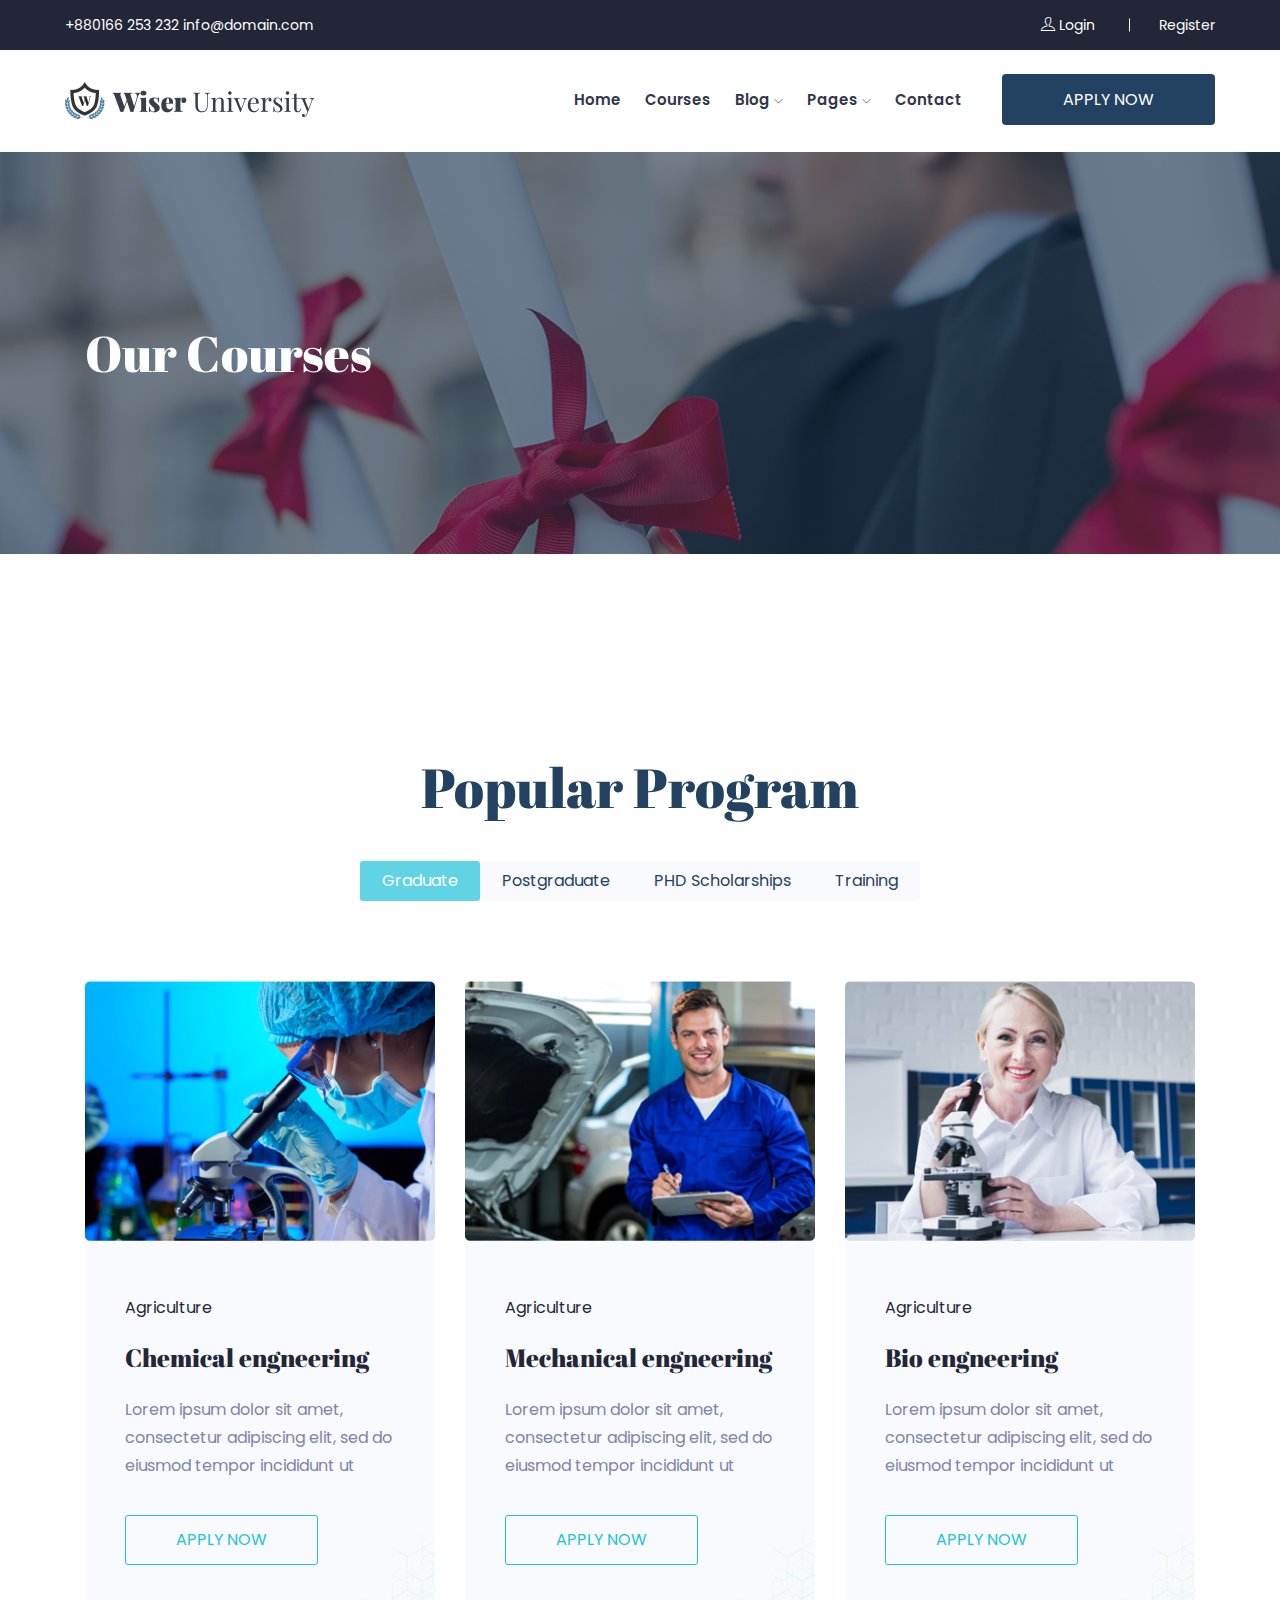
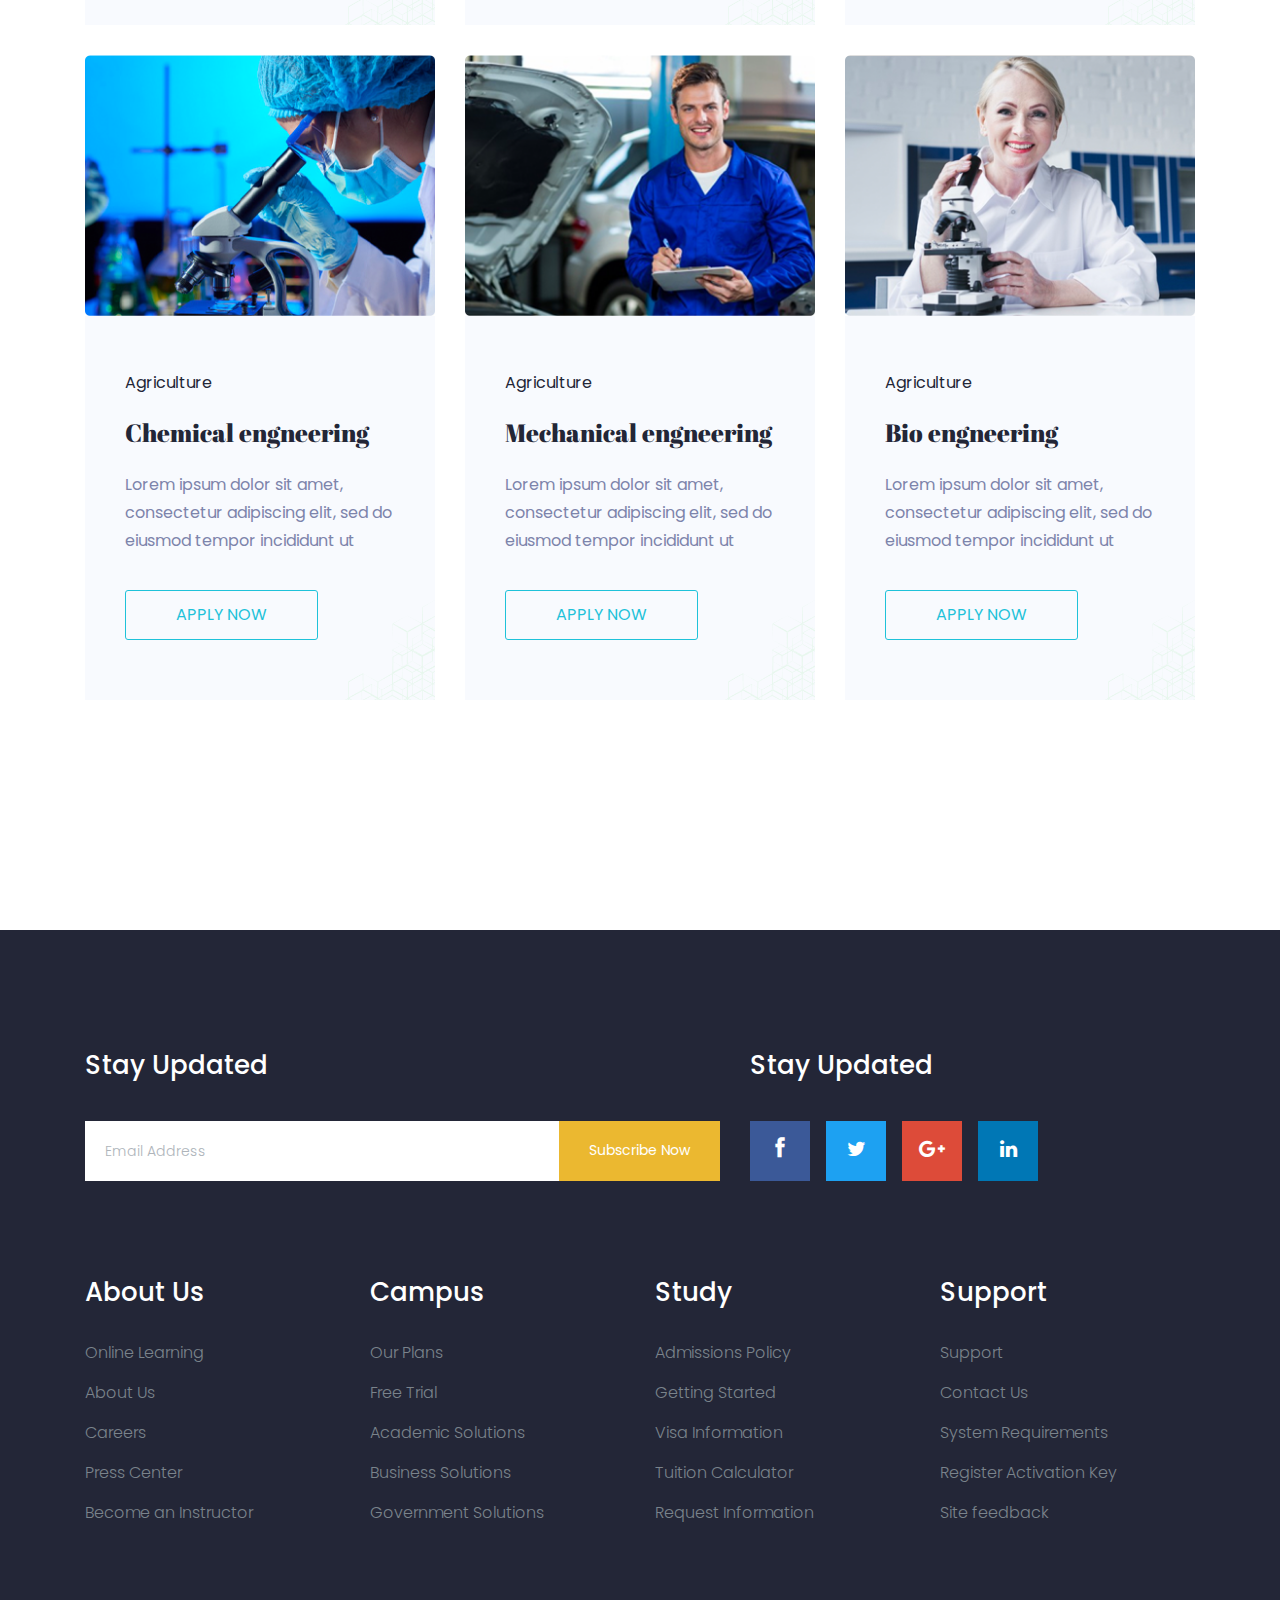
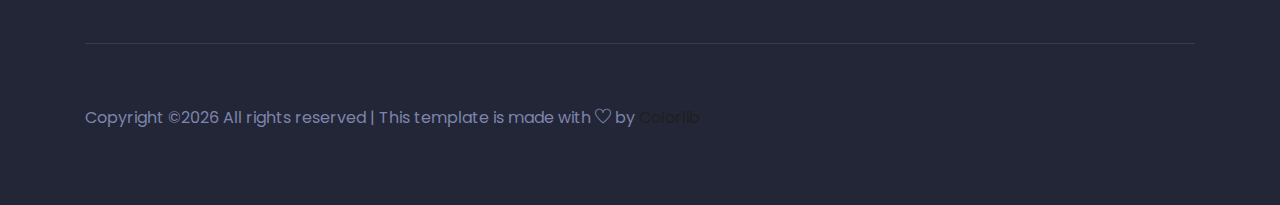
<file: Courses.html>
<!doctype html>
<html class="no-js" lang="zxx">

<head>
    <meta charset="utf-8">
    <meta http-equiv="x-ua-compatible" content="ie=edge">
    <title>Education</title>
    <meta name="description" content="">
    <meta name="viewport" content="width=device-width, initial-scale=1">

    <!-- <link rel="manifest" href="site.webmanifest"> -->
    <link rel="shortcut icon" type="image/x-icon" href="img/favicon.png">
    <!-- Place favicon.ico in the root directory -->

    <!-- CSS here -->
    <link rel="stylesheet" href="css/bootstrap.min.css">
    <link rel="stylesheet" href="css/owl.carousel.min.css">
    <link rel="stylesheet" href="css/magnific-popup.css">
    <link rel="stylesheet" href="css/font-awesome.min.css">
    <link rel="stylesheet" href="css/themify-icons.css">
    <link rel="stylesheet" href="css/nice-select.css">
    <link rel="stylesheet" href="css/flaticon.css">
    <link rel="stylesheet" href="css/gijgo.css">
    <link rel="stylesheet" href="css/animate.css">
    <link rel="stylesheet" href="css/slicknav.css">
    <link rel="stylesheet" href="css/style.css">
    <!-- <link rel="stylesheet" href="css/responsive.css"> -->
</head>

<body>
    <!--[if lte IE 9]>
            <p class="browserupgrade">You are using an <strong>outdated</strong> browser. Please <a href="https://browsehappy.com/">upgrade your browser</a> to improve your experience and security.</p>
        <![endif]-->

    <!-- header-start -->
    <header>
        <div class="header-area ">
            <div class="header-top_area">
                <div class="container-fluid">
                    <div class="row">
                        <div class="col-lg-12">
                            <div class="header_top_wrap d-flex justify-content-between align-items-center">
                                <div class="text_wrap">
                                    <p><span>+880166 253 232</span> <span>info@domain.com</span></p>
                                </div>
                                <div class="text_wrap">
                                    <p><a href="#"> <i class="ti-user"></i>  Login</a> <a href="#">Register</a></p>
                                </div>
                            </div>
                        </div>
                    </div>
                </div>
            </div>
            <div id="sticky-header" class="main-header-area">
                <div class="container-fluid">
                    <div class="row">
                        <div class="col-lg-12">
                            <div class="header_wrap d-flex justify-content-between align-items-center">
                                <div class="header_left">
                                    <div class="logo">
                                        <a href="index.html">
                                            <img src="img/logo.png" alt="">
                                        </a>
                                    </div>
                                </div>
                                <div class="header_right d-flex align-items-center">
                                    <div class="main-menu  d-none d-lg-block">
                                        <nav>
                                            <ul id="navigation">
                                                <li><a  href="index.html">home</a></li>
                                                <li><a href="Courses.html">Courses</a></li>
                                                <li><a href="#">blog <i class="ti-angle-down"></i></a>
                                                    <ul class="submenu">
                                                        <li><a href="blog.html">blog</a></li>
                                                        <li><a href="single-blog.html">single-blog</a></li>
                                                    </ul>
                                                </li>
                                                <li><a href="#">pages <i class="ti-angle-down"></i></a>
                                                    <ul class="submenu">
                                                        <li><a href="Event.html">Event</a></li>
                                                        <li><a href="event_details.html">Event Details</a></li>
                                                        <li><a href="Admissions.html">Admissions</a></li>
                                                        <li><a href="elements.html">elements</a></li>
                                                    </ul>
                                                </li>
                                                <li><a href="contact.html">Contact</a></li>
                                            </ul>
                                        </nav>
                                    </div>
                                    <div class="Appointment">
                                        <div class="book_btn d-none d-lg-block">
                                            <a data-scroll-nav='1' href="#">Apply NOw</a>
                                        </div>
                                    </div>
                                </div>
                            </div>
                        </div>
                        <div class="col-12">
                            <div class="mobile_menu d-block d-lg-none"></div>
                        </div>
                    </div>
                </div>
            </div>
        </div>
    </header>
    <!-- header-end -->

    <!-- bradcam_area_start  -->
    <div class="bradcam_area breadcam_bg">
        <div class="container">
            <div class="row">
                <div class="col-xl-12">
                    <div class="bradcam_text">
                        <h3>Our Courses</h3>
                    </div>
                </div>
            </div>
        </div>
    </div>
    <!-- bradcam_area_end  -->

    <!-- popular_program_area_start  -->
    <div class="popular_program_area section__padding program__page">
        <div class="container">
            <div class="row">
                <div class="col-lg-12">
                    <div class="section_title text-center">
                        <h3>Popular Program</h3>
                    </div>
                </div>
            </div>
            <div class="row">
                <div class="col-lg-12">
                    <nav class="custom_tabs text-center">
                        <div class="nav" id="nav-tab" role="tablist">
                            <a class="nav-item nav-link active" id="nav-home-tab" data-toggle="tab" href="#nav-home" role="tab" aria-controls="nav-home" aria-selected="true">Graduate                                </a>
                            <a class="nav-item nav-link" id="nav-profile-tab" data-toggle="tab" href="#nav-profile" role="tab" aria-controls="nav-profile" aria-selected="false">Postgraduate </a>
                            <a class="nav-item nav-link" id="nav-contact-tab" data-toggle="tab" href="#nav-contact" role="tab" aria-controls="nav-contact" aria-selected="false">PHD Scholarships</a>
                            <a class="nav-item nav-link" id="nav-contact-tab" data-toggle="tab" href="#nav-contact2" role="tab" aria-controls="nav-contact" aria-selected="false">Training</a>
                        </div>
                    </nav>
                </div>
            </div>
            <div class="tab-content" id="nav-tabContent">
                <div class="tab-pane fade show active" id="nav-home" role="tabpanel" aria-labelledby="nav-home-tab">
                    <div class="row">
                        <div class="col-lg-4 col-md-6">
                            <div class="single__program">
                                <div class="program_thumb">
                                    <img src="img/program/1.png" alt="">
                                </div>
                                <div class="program__content">
                                    <span>Agriculture</span>
                                    <h4>Chemical engneering</h4>
                                    <p>Lorem ipsum dolor sit amet, consectetur adipiscing elit, sed do eiusmod tempor incididunt ut</p>
                                    <a href="#" class="boxed-btn5">Apply NOw</a>
                                </div>
                            </div>
                        </div>
                        <div class="col-lg-4 col-md-6">
                            <div class="single__program">
                                <div class="program_thumb">
                                    <img src="img/program/2.png" alt="">
                                </div>
                                <div class="program__content">
                                    <span>Agriculture</span>
                                    <h4>Mechanical engneering</h4>
                                    <p>Lorem ipsum dolor sit amet, consectetur adipiscing elit, sed do eiusmod tempor incididunt ut</p>
                                    <a href="#" class="boxed-btn5">Apply NOw</a>
                                </div>
                            </div>
                        </div>
                        <div class="col-lg-4 col-md-6">
                            <div class="single__program">
                                <div class="program_thumb">
                                    <img src="img/program/3.png" alt="">
                                </div>
                                <div class="program__content">
                                    <span>Agriculture</span>
                                    <h4>Bio engneering</h4>
                                    <p>Lorem ipsum dolor sit amet, consectetur adipiscing elit, sed do eiusmod tempor incididunt ut</p>
                                    <a href="#" class="boxed-btn5">Apply NOw</a>
                                </div>
                            </div>
                        </div>
                        <div class="col-lg-4 col-md-6">
                            <div class="single__program">
                                <div class="program_thumb">
                                    <img src="img/program/1.png" alt="">
                                </div>
                                <div class="program__content">
                                    <span>Agriculture</span>
                                    <h4>Chemical engneering</h4>
                                    <p>Lorem ipsum dolor sit amet, consectetur adipiscing elit, sed do eiusmod tempor incididunt ut</p>
                                    <a href="#" class="boxed-btn5">Apply NOw</a>
                                </div>
                            </div>
                        </div>
                        <div class="col-lg-4 col-md-6">
                            <div class="single__program">
                                <div class="program_thumb">
                                    <img src="img/program/2.png" alt="">
                                </div>
                                <div class="program__content">
                                    <span>Agriculture</span>
                                    <h4>Mechanical engneering</h4>
                                    <p>Lorem ipsum dolor sit amet, consectetur adipiscing elit, sed do eiusmod tempor incididunt ut</p>
                                    <a href="#" class="boxed-btn5">Apply NOw</a>
                                </div>
                            </div>
                        </div>
                        <div class="col-lg-4 col-md-6">
                            <div class="single__program">
                                <div class="program_thumb">
                                    <img src="img/program/3.png" alt="">
                                </div>
                                <div class="program__content">
                                    <span>Agriculture</span>
                                    <h4>Bio engneering</h4>
                                    <p>Lorem ipsum dolor sit amet, consectetur adipiscing elit, sed do eiusmod tempor incididunt ut</p>
                                    <a href="#" class="boxed-btn5">Apply NOw</a>
                                </div>
                            </div>
                        </div>
                    </div>
                </div>
                <div class="tab-pane fade" id="nav-profile" role="tabpanel" aria-labelledby="nav-profile-tab">
                                <div class="row">
                            <div class="col-lg-4 col-md-6">
                                <div class="single__program">
                                    <div class="program_thumb">
                                        <img src="img/program/1.png" alt="">
                                    </div>
                                    <div class="program__content">
                                        <span>Agriculture</span>
                                        <h4>Chemical engneering</h4>
                                        <p>Lorem ipsum dolor sit amet, consectetur adipiscing elit, sed do eiusmod tempor incididunt ut</p>
                                        <a href="#" class="boxed-btn5">Apply NOw</a>
                                    </div>
                                </div>
                            </div>
                            <div class="col-lg-4 col-md-6">
                                <div class="single__program">
                                    <div class="program_thumb">
                                        <img src="img/program/3.png" alt="">
                                    </div>
                                    <div class="program__content">
                                        <span>Agriculture</span>
                                        <h4>Mechanical engneering</h4>
                                        <p>Lorem ipsum dolor sit amet, consectetur adipiscing elit, sed do eiusmod tempor incididunt ut</p>
                                        <a href="#" class="boxed-btn5">Apply NOw</a>
                                    </div>
                                </div>
                            </div>
                            <div class="col-lg-4 col-md-6">
                                <div class="single__program">
                                    <div class="program_thumb">
                                        <img src="img/program/2.png" alt="">
                                    </div>
                                    <div class="program__content">
                                        <span>Agriculture</span>
                                        <h4>Bio engneering</h4>
                                        <p>Lorem ipsum dolor sit amet, consectetur adipiscing elit, sed do eiusmod tempor incididunt ut</p>
                                        <a href="#" class="boxed-btn5">Apply NOw</a>
                                    </div>
                                </div>
                            </div>
                            <div class="col-lg-4 col-md-6">
                                <div class="single__program">
                                    <div class="program_thumb">
                                        <img src="img/program/1.png" alt="">
                                    </div>
                                    <div class="program__content">
                                        <span>Agriculture</span>
                                        <h4>Chemical engneering</h4>
                                        <p>Lorem ipsum dolor sit amet, consectetur adipiscing elit, sed do eiusmod tempor incididunt ut</p>
                                        <a href="#" class="boxed-btn5">Apply NOw</a>
                                    </div>
                                </div>
                            </div>
                            <div class="col-lg-4 col-md-6">
                                <div class="single__program">
                                    <div class="program_thumb">
                                        <img src="img/program/3.png" alt="">
                                    </div>
                                    <div class="program__content">
                                        <span>Agriculture</span>
                                        <h4>Mechanical engneering</h4>
                                        <p>Lorem ipsum dolor sit amet, consectetur adipiscing elit, sed do eiusmod tempor incididunt ut</p>
                                        <a href="#" class="boxed-btn5">Apply NOw</a>
                                    </div>
                                </div>
                            </div>
                            <div class="col-lg-4 col-md-6">
                                <div class="single__program">
                                    <div class="program_thumb">
                                        <img src="img/program/2.png" alt="">
                                    </div>
                                    <div class="program__content">
                                        <span>Agriculture</span>
                                        <h4>Bio engneering</h4>
                                        <p>Lorem ipsum dolor sit amet, consectetur adipiscing elit, sed do eiusmod tempor incididunt ut</p>
                                        <a href="#" class="boxed-btn5">Apply NOw</a>
                                    </div>
                                </div>
                            </div>
                        </div>
                </div>
                <div class="tab-pane fade" id="nav-contact" role="tabpanel" aria-labelledby="nav-contact-tab">
                                <div class="row">
                            <div class="col-lg-4 col-md-6">
                                <div class="single__program">
                                    <div class="program_thumb">
                                        <img src="img/program/3.png" alt="">
                                    </div>
                                    <div class="program__content">
                                        <span>Agriculture</span>
                                        <h4>Chemical engneering</h4>
                                        <p>Lorem ipsum dolor sit amet, consectetur adipiscing elit, sed do eiusmod tempor incididunt ut</p>
                                        <a href="#" class="boxed-btn5">Apply NOw</a>
                                    </div>
                                </div>
                            </div>
                            <div class="col-lg-4 col-md-6">
                                <div class="single__program">
                                    <div class="program_thumb">
                                        <img src="img/program/2.png" alt="">
                                    </div>
                                    <div class="program__content">
                                        <span>Agriculture</span>
                                        <h4>Mechanical engneering</h4>
                                        <p>Lorem ipsum dolor sit amet, consectetur adipiscing elit, sed do eiusmod tempor incididunt ut</p>
                                        <a href="#" class="boxed-btn5">Apply NOw</a>
                                    </div>
                                </div>
                            </div>
                            <div class="col-lg-4 col-md-6">
                                <div class="single__program">
                                    <div class="program_thumb">
                                        <img src="img/program/1.png" alt="">
                                    </div>
                                    <div class="program__content">
                                        <span>Agriculture</span>
                                        <h4>Bio engneering</h4>
                                        <p>Lorem ipsum dolor sit amet, consectetur adipiscing elit, sed do eiusmod tempor incididunt ut</p>
                                        <a href="#" class="boxed-btn5">Apply NOw</a>
                                    </div>
                                </div>
                            </div>
                            <div class="col-lg-4 col-md-6">
                                <div class="single__program">
                                    <div class="program_thumb">
                                        <img src="img/program/3.png" alt="">
                                    </div>
                                    <div class="program__content">
                                        <span>Agriculture</span>
                                        <h4>Chemical engneering</h4>
                                        <p>Lorem ipsum dolor sit amet, consectetur adipiscing elit, sed do eiusmod tempor incididunt ut</p>
                                        <a href="#" class="boxed-btn5">Apply NOw</a>
                                    </div>
                                </div>
                            </div>
                            <div class="col-lg-4 col-md-6">
                                <div class="single__program">
                                    <div class="program_thumb">
                                        <img src="img/program/2.png" alt="">
                                    </div>
                                    <div class="program__content">
                                        <span>Agriculture</span>
                                        <h4>Mechanical engneering</h4>
                                        <p>Lorem ipsum dolor sit amet, consectetur adipiscing elit, sed do eiusmod tempor incididunt ut</p>
                                        <a href="#" class="boxed-btn5">Apply NOw</a>
                                    </div>
                                </div>
                            </div>
                            <div class="col-lg-4 col-md-6">
                                <div class="single__program">
                                    <div class="program_thumb">
                                        <img src="img/program/1.png" alt="">
                                    </div>
                                    <div class="program__content">
                                        <span>Agriculture</span>
                                        <h4>Bio engneering</h4>
                                        <p>Lorem ipsum dolor sit amet, consectetur adipiscing elit, sed do eiusmod tempor incididunt ut</p>
                                        <a href="#" class="boxed-btn5">Apply NOw</a>
                                    </div>
                                </div>
                            </div>
                        </div>
                </div>
                <div class="tab-pane fade" id="nav-contact2" role="tabpanel" aria-labelledby="nav-contact-tab">
                                <div class="row">
                            <div class="col-lg-4 col-md-6">
                                <div class="single__program">
                                    <div class="program_thumb">
                                        <img src="img/program/2.png" alt="">
                                    </div>
                                    <div class="program__content">
                                        <span>Agriculture</span>
                                        <h4>Chemical engneering</h4>
                                        <p>Lorem ipsum dolor sit amet, consectetur adipiscing elit, sed do eiusmod tempor incididunt ut</p>
                                        <a href="#" class="boxed-btn5">Apply NOw</a>
                                    </div>
                                </div>
                            </div>
                            <div class="col-lg-4 col-md-6">
                                <div class="single__program">
                                    <div class="program_thumb">
                                        <img src="img/program/1.png" alt="">
                                    </div>
                                    <div class="program__content">
                                        <span>Agriculture</span>
                                        <h4>Mechanical engneering</h4>
                                        <p>Lorem ipsum dolor sit amet, consectetur adipiscing elit, sed do eiusmod tempor incididunt ut</p>
                                        <a href="#" class="boxed-btn5">Apply NOw</a>
                                    </div>
                                </div>
                            </div>
                            <div class="col-lg-4 col-md-6">
                                <div class="single__program">
                                    <div class="program_thumb">
                                        <img src="img/program/3.png" alt="">
                                    </div>
                                    <div class="program__content">
                                        <span>Agriculture</span>
                                        <h4>Bio engneering</h4>
                                        <p>Lorem ipsum dolor sit amet, consectetur adipiscing elit, sed do eiusmod tempor incididunt ut</p>
                                        <a href="#" class="boxed-btn5">Apply NOw</a>
                                    </div>
                                </div>
                            </div>
                            <div class="col-lg-4 col-md-6">
                                <div class="single__program">
                                    <div class="program_thumb">
                                        <img src="img/program/2.png" alt="">
                                    </div>
                                    <div class="program__content">
                                        <span>Agriculture</span>
                                        <h4>Chemical engneering</h4>
                                        <p>Lorem ipsum dolor sit amet, consectetur adipiscing elit, sed do eiusmod tempor incididunt ut</p>
                                        <a href="#" class="boxed-btn5">Apply NOw</a>
                                    </div>
                                </div>
                            </div>
                            <div class="col-lg-4 col-md-6">
                                <div class="single__program">
                                    <div class="program_thumb">
                                        <img src="img/program/1.png" alt="">
                                    </div>
                                    <div class="program__content">
                                        <span>Agriculture</span>
                                        <h4>Mechanical engneering</h4>
                                        <p>Lorem ipsum dolor sit amet, consectetur adipiscing elit, sed do eiusmod tempor incididunt ut</p>
                                        <a href="#" class="boxed-btn5">Apply NOw</a>
                                    </div>
                                </div>
                            </div>
                            <div class="col-lg-4 col-md-6">
                                <div class="single__program">
                                    <div class="program_thumb">
                                        <img src="img/program/3.png" alt="">
                                    </div>
                                    <div class="program__content">
                                        <span>Agriculture</span>
                                        <h4>Bio engneering</h4>
                                        <p>Lorem ipsum dolor sit amet, consectetur adipiscing elit, sed do eiusmod tempor incididunt ut</p>
                                        <a href="#" class="boxed-btn5">Apply NOw</a>
                                    </div>
                                </div>
                            </div>
                        </div>
                </div>
            </div>
        </div>
    </div>
    <!-- popular_program_area_end -->

    <!-- footer start -->
    <footer class="footer">
        <div class="footer_top">
            <div class="container">
                <div class="newsLetter_wrap">
                    <div class="row justify-content-between">
                        <div class="col-md-7">
                            <div class="footer_widget">
                                <h3 class="footer_title">
                                    Stay Updated
                                </h3>
                                <form action="#" class="newsletter_form">
                                    <input type="text" placeholder="Email Address">
                                    <button type="submit">Subscribe Now</button>
                                </form>
                            </div>
                        </div>
                        <div class="col-md-12 col-lg-5">
                            <div class="footer_widget">
                                <h3 class="footer_title">
                                    Stay Updated
                                </h3>
                                <div class="socail_links">
                                    <ul>
                                        <li>
                                            <a href="#">
                                                <i class="ti-facebook"></i>
                                            </a>
                                        </li>
                                        <li>
                                            <a href="#">
                                                <i class="fa fa-twitter"></i>
                                            </a>
                                        </li>
                                        <li>
                                            <a href="#">
                                                <i class="fa fa-google-plus"></i>
                                            </a>
                                        </li>
                                        <li>
                                            <a href="#">
                                                <i class="fa fa-linkedin"></i>
                                            </a>
                                        </li>
                                    </ul>
                                </div>
    
                            </div>
                        </div>
                    </div>
                </div>
                <div class="row">
                    <div class="col-xl-3 col-md-6 col-lg-3">
                        <div class="footer_widget">
                            <h3 class="footer_title">
                                About Us
                            </h3>
                            <ul>
                                <li><a href="#">Online Learning</a></li>
                                <li><a href="#">About Us</a></li>
                                <li><a href="#">Careers</a></li>
                                <li><a href="#">Press Center</a></li>
                                <li><a href="#">Become an Instructor</a></li>
                            </ul>
                        </div>
                    </div>
                    <div class="col-xl-3 col-md-6 col-lg-3">
                        <div class="footer_widget">
                            <h3 class="footer_title">
                                Campus
                            </h3>
                            <ul>
                                <li><a href="#">Our Plans</a></li>
                                <li><a href="#">Free Trial</a></li>
                                <li><a href="#">Academic Solutions</a></li>
                                <li><a href="#">Business Solutions</a></li>
                                <li><a href="#">Government Solutions</a></li>
                            </ul>
                        </div>
                    </div>
                    <div class="col-xl-3 col-md-6 col-lg-3">
                        <div class="footer_widget">
                            <h3 class="footer_title">
                                Study
                            </h3>
                            <ul>
                                <li><a href="#">Admissions Policy</a></li>
                                <li><a href="#">Getting Started</a></li>
                                <li><a href="#">Visa Information</a></li>
                                <li><a href="#">Tuition Calculator</a></li>
                                <li><a href="#">Request Information</a></li>
                            </ul>
                        </div>
                    </div>
                    <div class="col-xl-3 col-md-6 col-lg-3">
                        <div class="footer_widget">
                            <h3 class="footer_title">
                                Support
                            </h3>
                            <ul>
                                <li><a href="#">Support</a></li>
                                <li><a href="#">Contact Us</a></li>
                                <li><a href="#">System Requirements</a></li>
                                <li><a href="#">Register Activation Key</a></li>
                                <li><a href="#">Site feedback</a></li>
                            </ul>
                        </div>
                    </div>
                </div>
            </div>
        </div>
        <div class="copy-right_text">
            <div class="container">
                <div class="footer_border"></div>
                <div class="row">
                    <div class="col-xl-12">
                        <p class="copy_right text-center">
                            <p><!-- Link back to Colorlib can't be removed. Template is licensed under CC BY 3.0. -->
  Copyright &copy;<script>document.write(new Date().getFullYear());</script> All rights reserved | This template is made with <i class="ti-heart" aria-hidden="true"></i> by <a href="https://colorlib.com" target="_blank">Colorlib</a>
  <!-- Link back to Colorlib can't be removed. Template is licensed under CC BY 3.0. --></p>
                        </p>
                    </div>
                </div>
            </div>
        </div>
    </footer>
    <!-- footer end  -->


    <!-- JS here -->
    <script src="js/vendor/modernizr-3.5.0.min.js"></script>
    <script src="js/vendor/jquery-1.12.4.min.js"></script>
    <script src="js/popper.min.js"></script>
    <script src="js/bootstrap.min.js"></script>
    <script src="js/owl.carousel.min.js"></script>
    <script src="js/isotope.pkgd.min.js"></script>
    <script src="js/ajax-form.js"></script>
    <script src="js/waypoints.min.js"></script>
    <script src="js/jquery.counterup.min.js"></script>
    <script src="js/imagesloaded.pkgd.min.js"></script>
    <script src="js/scrollIt.js"></script>
    <script src="js/jquery.scrollUp.min.js"></script>
    <script src="js/wow.min.js"></script>
    <script src="js/nice-select.min.js"></script>
    <script src="js/jquery.slicknav.min.js"></script>
    <script src="js/jquery.magnific-popup.min.js"></script>
    <script src="js/plugins.js"></script>
    <script src="js/gijgo.min.js"></script>

    <!--contact js-->
    <script src="js/contact.js"></script>
    <script src="js/jquery.ajaxchimp.min.js"></script>
    <script src="js/jquery.form.js"></script>
    <script src="js/jquery.validate.min.js"></script>
    <script src="js/mail-script.js"></script>

    <script src="js/main.js"></script>

</body>

</html>
</file>
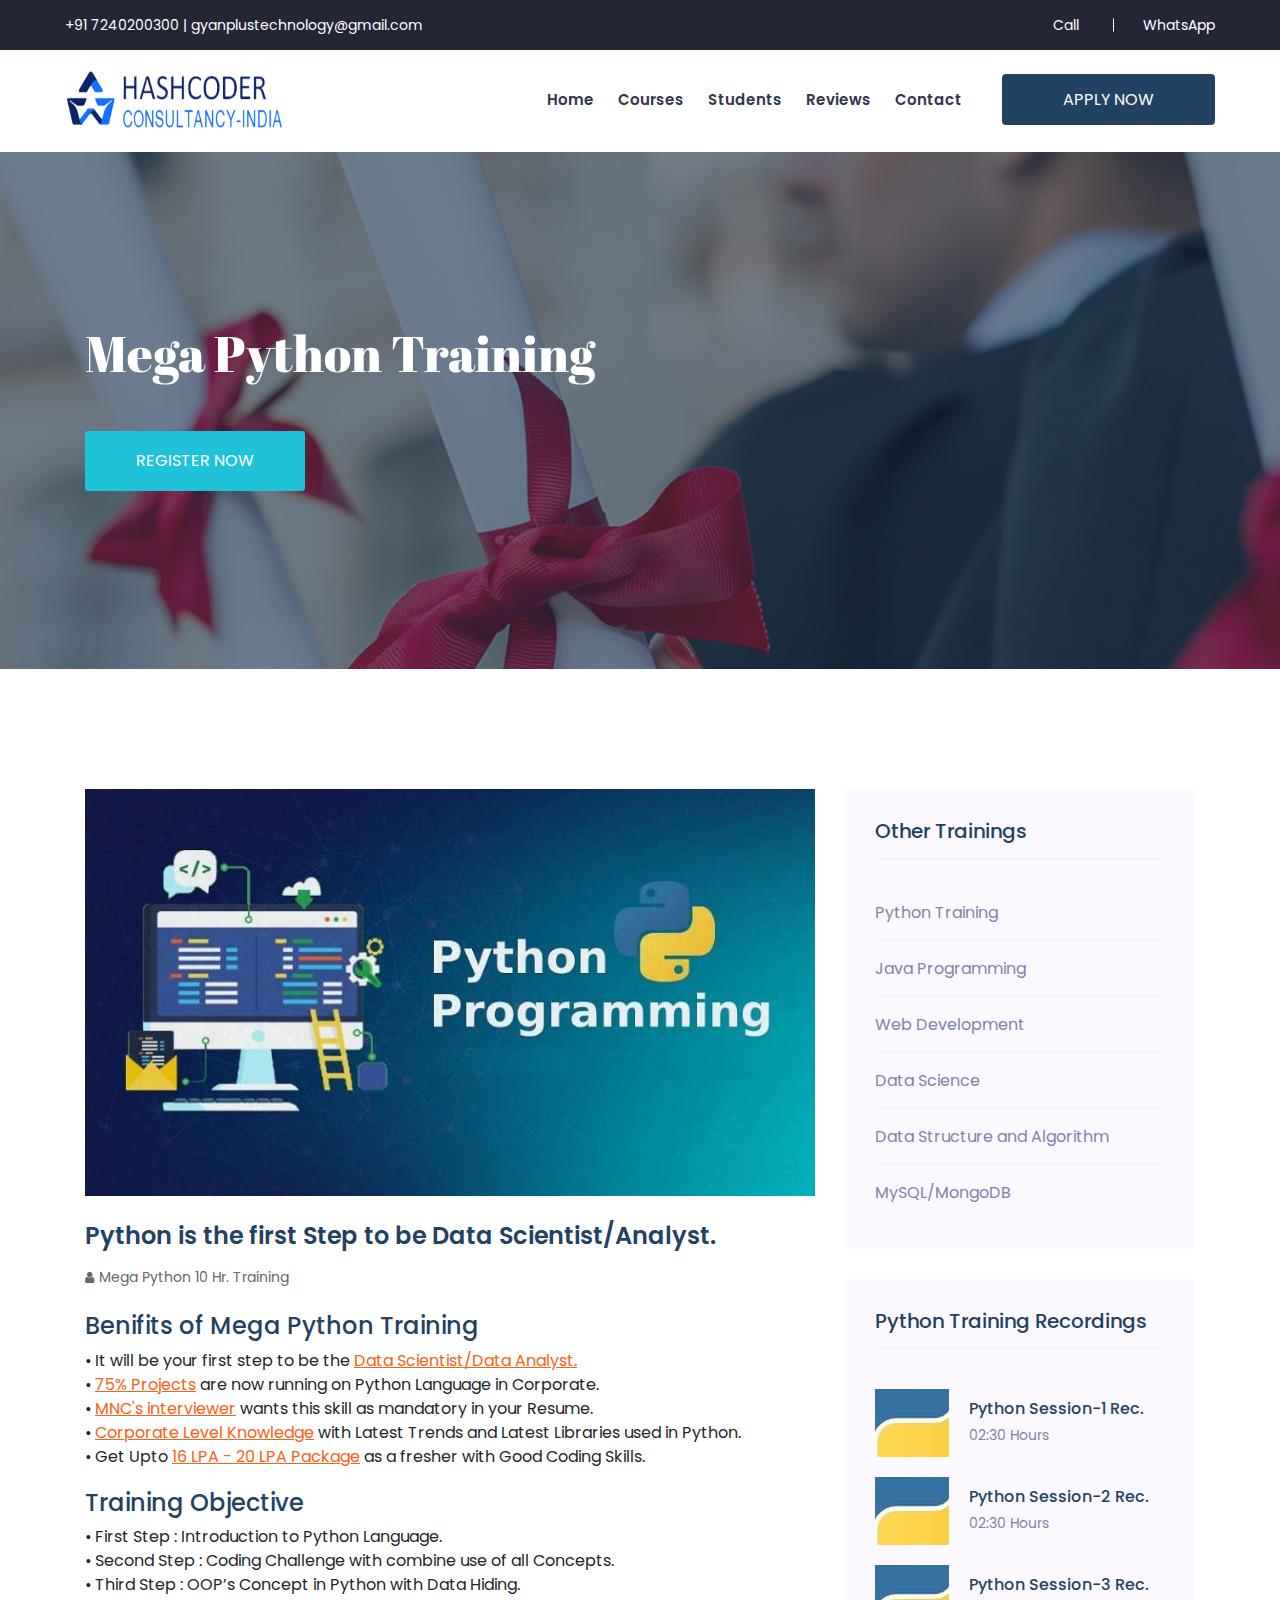
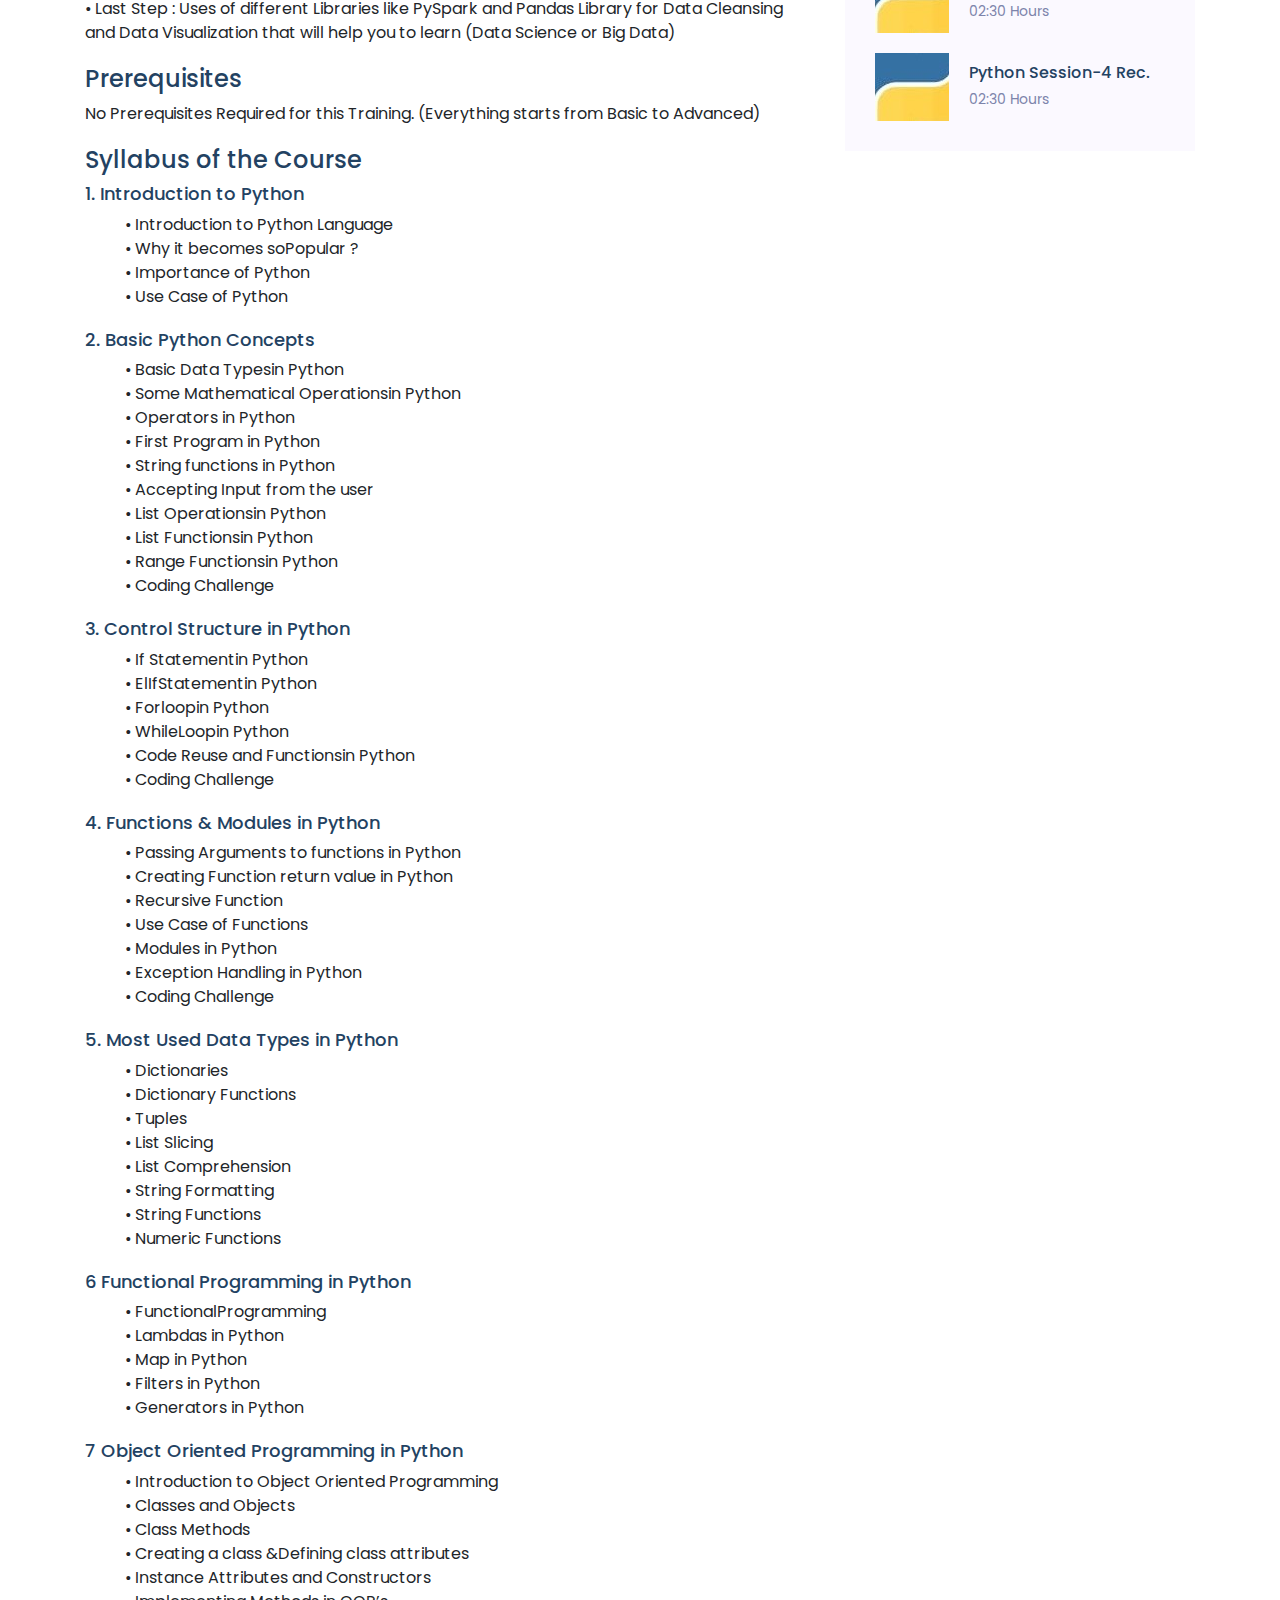
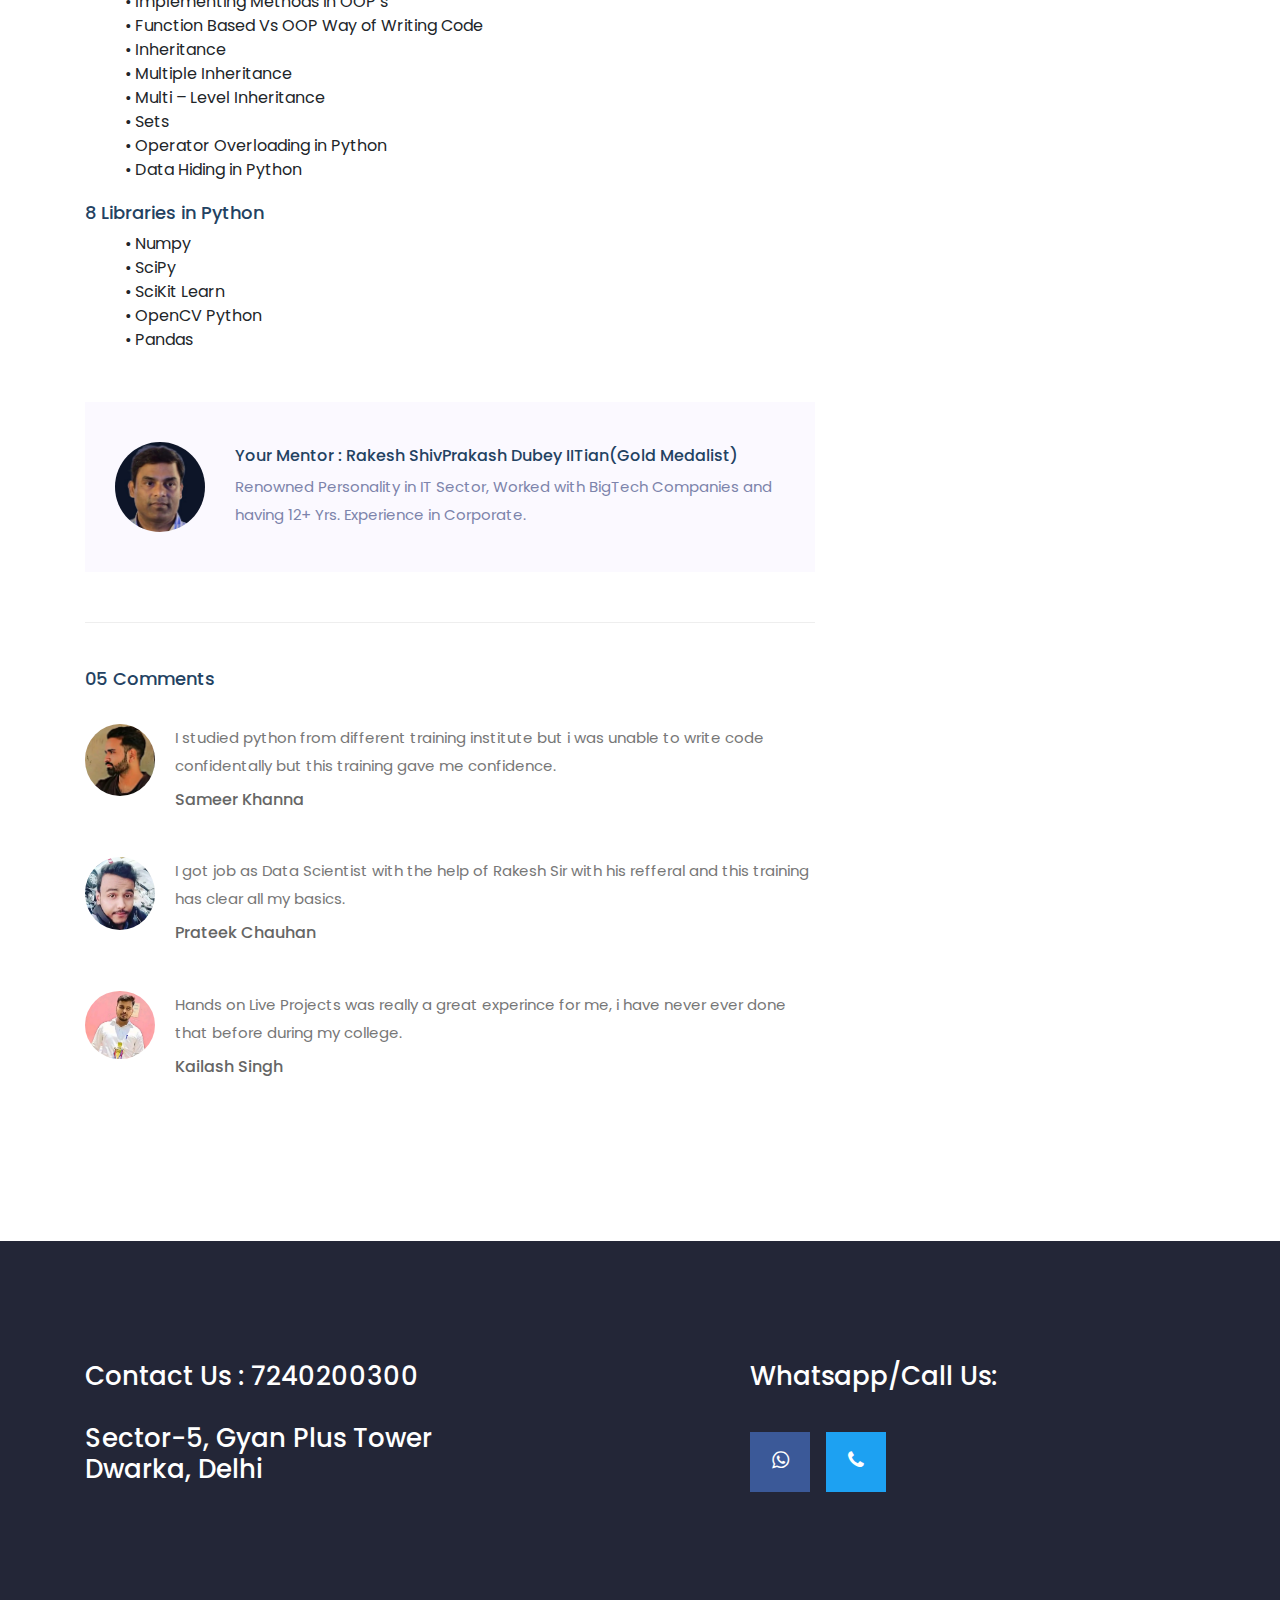
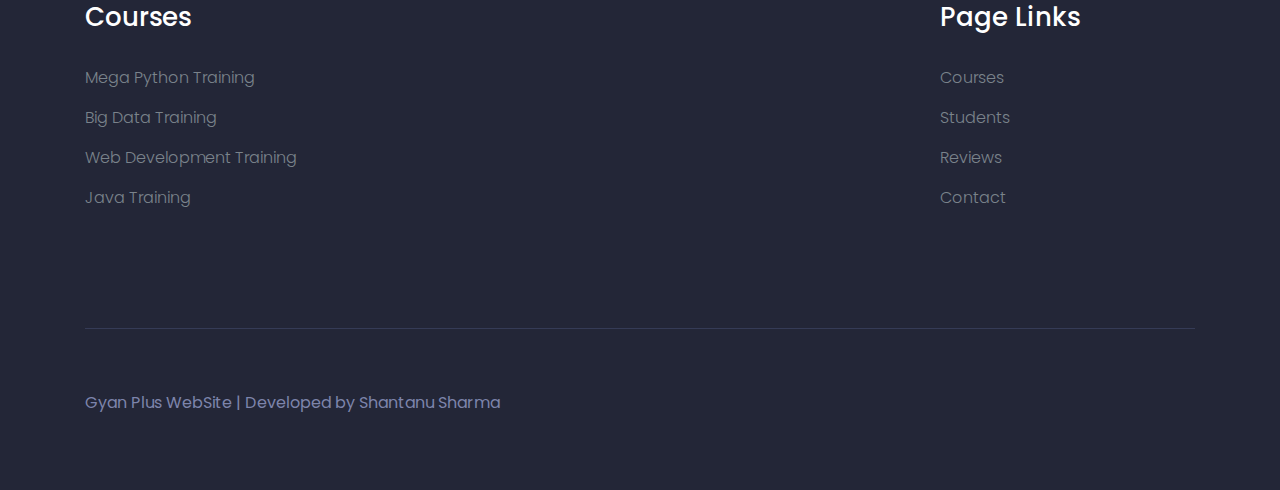
<file: python.html>
<!doctype html>
<html class="no-js" lang="zxx">

<head>
   <meta charset="utf-8">
   <meta http-equiv="x-ua-compatible" content="ie=edge">
   <title>Education</title>
   <meta name="description" content="">
   <meta name="viewport" content="width=device-width, initial-scale=1">

   <!-- <link rel="manifest" href="site.webmanifest"> -->
   <link rel="shortcut icon" type="image/x-icon" href="img/favicon.png">
   <!-- Place favicon.ico in the root directory -->

   <!-- CSS here -->
   <link rel="stylesheet" href="css/bootstrap.min.css">
   <link rel="stylesheet" href="css/owl.carousel.min.css">
   <link rel="stylesheet" href="css/magnific-popup.css">
   <link rel="stylesheet" href="css/font-awesome.min.css">
   <link rel="stylesheet" href="css/themify-icons.css">
   <link rel="stylesheet" href="css/nice-select.css">
   <link rel="stylesheet" href="css/flaticon.css">
   <link rel="stylesheet" href="css/gijgo.css">
   <link rel="stylesheet" href="css/animate.css">
   <link rel="stylesheet" href="css/slicknav.css">
   <link rel="stylesheet" href="css/style.css">
   <!-- <link rel="stylesheet" href="css/responsive.css"> -->
</head>

<body>
   <!--[if lte IE 9]>
            <p class="browserupgrade">You are using an <strong>outdated</strong> browser. Please <a href="https://browsehappy.com/">upgrade your browser</a> to improve your experience and security.</p>
        <![endif]-->
    <!-- header-start -->
    <header>
      <div class="header-area ">
          <div class="header-top_area">
              <div class="container-fluid">
                  <div class="row">
                      <div class="col-lg-12">
                          <div class="header_top_wrap d-flex justify-content-between align-items-center">
                              <div class="text_wrap">
                                   <p><span>+91 7240200300 | </span> <span>gyanplustechnology@gmail.com</span></p>
                              </div>
                              <div class="text_wrap">
                                   <p><a href="tel:+91 7240200300"> <i class="ti-phone"></i>  Call</a> <a href="https://wa.me/+917240200300">WhatsApp</a></p>
                              </div>
                          </div>
                      </div>
                  </div>
              </div>
          </div>
          <div id="sticky-header" class="main-header-area">
              <div class="container-fluid">
                  <div class="row">
                      <div class="col-lg-12">
                          <div class="header_wrap d-flex justify-content-between align-items-center">
                              <div class="header_left">
                                  <div class="logo">
                                      <a href="index.html">
                                            <img src="img/gplogonew.png" width="220" height="65" alt="">
                                      </a>
                                  </div>
                              </div>
                              <div class="header_right d-flex align-items-center">
                                  <div class="main-menu  d-none d-lg-block">
                                      <nav>
                                          <ul id="navigation">
                                               <li><a  href="index.html">home</a></li>
                                                <li><a href="#courses">Courses</a></li>
												<li><a href="#student">Students</a></li>
												<li><a href="#reviews">Reviews</a></li>
                                                <!--<li><a href="#">blog <i class="ti-angle-down"></i></a>
                                                    <ul class="submenu">
                                                        <li><a href="blog.html">blog</a></li>
                                                        <li><a href="single-blog.html">single-blog</a></li>
                                                    </ul>
                                                </li>
                                                <li><a href="#">pages <i class="ti-angle-down"></i></a>
                                                    <ul class="submenu">
                                                        <li><a href="Event.html">Event</a></li>
                                                        <li><a href="event_details.html">Event Details</a></li>
                                                        <li><a href="Admissions.html">Admissions</a></li>
                                                        <li><a href="elements.html">elements</a></li>
                                                    </ul>
                                                </li> -->
                                                <li><a href="#contact">Contact</a></li>
                                          </ul>
                                      </nav>
                                  </div>
                                  <div class="Appointment">
                                      <div class="book_btn d-none d-lg-block">
                                          <a data-scroll-nav='1' href="https://rzp.io/l/ryaSskFpi">Apply NOw</a>
                                      </div>
                                  </div>
                              </div>
                          </div>
                      </div>
                      <div class="col-12">
                          <div class="mobile_menu d-block d-lg-none"></div>
                      </div>
                  </div>
              </div>
          </div>
      </div>
  </header>
  <!-- header-end -->

  <!-- bradcam_area_start  -->
  <div class="bradcam_area breadcam_bg">
      <div class="container">
          <div class="row">
              <div class="col-xl-12">
                  <div class="bradcam_text">
                      <h3>Mega Python Training</h3>
					    <br><br><a href="https://rzp.io/l/ryaSskFpi" class="boxed-btn3">REGISTER NOW</a>
                  </div>
              </div>
          </div>
      </div>
  </div>
  <!-- bradcam_area_end  -->

   <!--================Blog Area =================-->
   <section class="blog_area single-post-area section-padding">
      <div class="container">
         <div class="row">
            <div class="col-lg-8 posts-list">
               <div class="single-post">
                  <div class="feature-img">
                     <img class="img-fluid" src="img/blog/python1.jpeg" alt="">
                  </div>
                  <div class="blog_details">
                     <h2>Python is the first Step to be Data Scientist/Analyst.
                     </h2>
                     <ul class="blog-info-link mt-3 mb-4">
                        <li><a href="#"><i class="fa fa-user"></i>Mega Python 10 Hr. Training</a></li>
                        
                     </ul>
                     <p class="excert">
                        <h3>Benifits of Mega Python Training</h3>
						<ul>
						<li>• It will be your first step to be the <u>Data Scientist/Data Analyst.</u></li>
<li>• <u>75% Projects</u> are now running on Python Language in Corporate.</li>
<li>• <u>MNC's interviewer</u> wants this skill as mandatory in your Resume.</li>
<li>• <u>Corporate Level Knowledge</u> with Latest Trends and Latest Libraries used in Python.</li>
<li>• Get Upto <u>16 LPA - 20 LPA Package</u> as a fresher with Good Coding Skills.</li>
							
						</ul>
                     </p>
					 	 <p>
					 <h3>Training Objective</h3>
                        •	First Step : Introduction to Python Language. <br>
•	Second Step : Coding Challenge with combine use of all Concepts. <br>
•	Third Step : OOP’s Concept in Python with Data Hiding. <br>
•	Last Step : Uses of different Libraries like PySpark and Pandas Library for Data Cleansing and Data Visualization that will help you to learn (Data Science or Big Data)

                     </p>
					 
                     <p>
					 <h3>Prerequisites</h3>
                        No Prerequisites Required for this Training. (Everything starts from Basic to Advanced)
                     </p>
					 
					  <p>
					 <h3>Syllabus of the Course</h3>
                        <h4>1. Introduction to Python</h4>
						<ol>
						 <li>•	Introduction to Python Language</li>
 <li>•	Why it becomes soPopular ?</li>
 <li>•	Importance of Python</li>
 <li>•	Use Case of Python</li>
					
						</ol>	
                     </p>
					  <p>
					 
					 <h4>2.	Basic Python Concepts</h4>
					  <ol>
					 <li> •	Basic Data Typesin Python
<li>•	Some Mathematical Operationsin Python</li>
<li>•	Operators in Python</li>
<li>•	First Program in Python</li>
<li>•	String functions in Python</li>
<li>•	Accepting Input from the user</li>
<li>•	List Operationsin Python</li>
<li>•	List Functionsin Python</li>
<li>•	Range Functionsin Python</li>
<li>•	Coding Challenge</li>

					
</ol>
</p>

 <p>
					 
                        <h4>3. Control Structure in Python</h4>
						<ol>
						<li> •	If Statementin Python</li>
<li>•	ElIfStatementin Python</li>
<li>•	Forloopin Python</li>
<li>•	WhileLoopin Python</li>
<li>•	Code Reuse and Functionsin Python</li>
<li>•	Coding Challenge</li>

						</ol>	
                     </p>
					 
					 
 <p>
					 
                        <h4>4. Functions & Modules in Python</h4>
						<ol>
					<li>•	Passing Arguments to functions in Python</li>
<li>•	Creating Function return value in Python</li>
<li>•	Recursive Function</li>
<li>•	Use Case of Functions</li>
<li>•	Modules in Python</li>
<li>•	Exception Handling in Python</li>
<li>•	Coding Challenge</li>

						</ol>	
                     </p>
					 
					 <p>
					 
                        <h4>5. Most Used Data Types in Python</h4>
						<ol>
						<li>•	Dictionaries </li>
<li>•	Dictionary Functions</li>
<li>•	Tuples</li>
<li>•	List Slicing</li>
<li>•	List Comprehension</li>
<li>•	String Formatting</li>
<li>•	String Functions</li>
<li>•	Numeric Functions </li>

						</ol>	
                     </p>
					 
					 <p>
					 
                        <h4>6	Functional Programming in Python</h4>
						<ol>
					
<li>•	FunctionalProgramming</li>
<li>•	Lambdas in Python<li>
<li>•	Map in Python<li>
<li>•	Filters in Python<li>
<li>•	Generators in Python<li>

						</ol>	
                     </p>
					 
					 <p>
					<h4> 7	Object Oriented Programming in Python</h4>
					<ol>
<li>•	Introduction to Object Oriented Programming<li>
<li>•	Classes and Objects<li>
<li>•	Class Methods<li>
<li>•	Creating a class &Defining class attributes<li>
<li>•	Instance Attributes and Constructors<li>
<li>•	Implementing Methods in OOP’s<li>
<li>•	Function Based Vs OOP Way of Writing Code<li>
<li>•	Inheritance<li>
<li>•	Multiple Inheritance<li>
<li>•	Multi – Level Inheritance<li>
<li>•	Sets<li>
<li>•	Operator Overloading in Python<li>
<li>•	Data Hiding in Python<li>	
					</ol>
					</p>
					<p>
					
<h4>8	Libraries in Python</h4>
<ol>
<li>•	Numpy<li>
<li>•	SciPy<li>
<li>•	SciKit Learn<li>
<li>•	OpenCV Python<li>
<li>•	Pandas<li>
					</ol>
					</p>
					 
                   
                  </div>
               </div>
               
               <div class="blog-author">
                  <div class="media align-items-center">
                     <img src="img/blog/Rakesh.jpeg" alt="">
                     <div class="media-body">
                        <a href="#">
                           <h4>Your Mentor : Rakesh ShivPrakash Dubey IITian(Gold Medalist)</h4>
                        </a>
                        <p>Renowned Personality in IT Sector, Worked with BigTech Companies and having 12+ Yrs. Experience in Corporate.</p>
                     </div>
                  </div>
               </div>
               <div class="comments-area">
                  <h4>05 Comments</h4>
                  <div class="comment-list">
                     <div class="single-comment justify-content-between d-flex">
                        <div class="user justify-content-between d-flex">
                           <div class="thumb">
                              <img src="img/comment/r4.jpeg" alt="">
                           </div>
                           <div class="desc">
                              <p class="comment">
                                I studied python from different training institute but i was unable to write code confidentally but this training gave me confidence.
                              </p>
                              <div class="d-flex justify-content-between">
                                 <div class="d-flex align-items-center">
                                    <h5>
                                       <a href="#">Sameer Khanna</a>
                                    </h5>
                                    
                                 </div>
                                 
                              </div>
                           </div>
                        </div>
                     </div>
                  </div>
                  <div class="comment-list">
                     <div class="single-comment justify-content-between d-flex">
                        <div class="user justify-content-between d-flex">
                           <div class="thumb">
                              <img src="img/comment/r5.jpeg" alt="">
                           </div>
                           <div class="desc">
                              <p class="comment">
                                 I got job as Data Scientist with the help of Rakesh Sir with his refferal and this training has clear all my basics.  
                              </p>
                              <div class="d-flex justify-content-between">
                                 <div class="d-flex align-items-center">
                                    <h5>
                                       <a href="#">Prateek Chauhan</a>
                                    </h5>
                                    
                                 </div>
                                                              </div>
                           </div>
                        </div>
                     </div>
                  </div>
                  <div class="comment-list">
                     <div class="single-comment justify-content-between d-flex">
                        <div class="user justify-content-between d-flex">
                           <div class="thumb">
                              <img src="img/comment/r6.jpeg" alt="">
                           </div>
                           <div class="desc">
                              <p class="comment">
                                 Hands on Live Projects was really a great experince for me, i have never ever done that before during my college.
                              </p>
                              <div class="d-flex justify-content-between">
                                 <div class="d-flex align-items-center">
                                    <h5>
                                       <a href="#">Kailash Singh</a>
                                    </h5>
                                   
                                 </div>
                                                               </div>
                           </div>
                        </div>
                     </div>
                  </div>
               </div>
              <!-- <div class="comment-form">
                  <h4>Leave a Reply</h4>
                  <form class="form-contact comment_form" action="#" id="commentForm">
                     <div class="row">
                        <div class="col-12">
                           <div class="form-group">
                              <textarea class="form-control w-100" name="comment" id="comment" cols="30" rows="9"
                                 placeholder="Write Comment"></textarea>
                           </div>
                        </div>
                        <div class="col-sm-6">
                           <div class="form-group">
                              <input class="form-control" name="name" id="name" type="text" placeholder="Name">
                           </div>
                        </div>
                        <div class="col-sm-6">
                           <div class="form-group">
                              <input class="form-control" name="email" id="email" type="email" placeholder="Email">
                           </div>
                        </div>
                        <div class="col-12">
                           <div class="form-group">
                              <input class="form-control" name="website" id="website" type="text" placeholder="Website">
                           </div>
                        </div>
                     </div>
                     <div class="form-group">
                        <button type="submit" class="button button-contactForm btn_1 boxed-btn">Send Message</button>
                     </div>
                  </form>
               </div> -->
            </div>
            <div class="col-lg-4">
               <div class="blog_right_sidebar">
                  <aside class="single_sidebar_widget post_category_widget">
                     <h4 class="widget_title">Other Trainings</h4>
                     <ul class="list cat-list">
                        <li>
                           <a href="#" class="d-flex">
                              <p>Python Training</p>
                              
                           </a>
                        </li>
                        <li>
                           <a href="#" class="d-flex">
                              <p>Java Programming</p>
                              
                           </a>
                        </li>
                        <li>
                           <a href="#" class="d-flex">
                              <p>Web Development</p>
                              
                           </a>
                        </li>
                        <li>
                           <a href="#" class="d-flex">
                              <p>Data Science</p>
                              
                           </a>
                        </li>
                        <li>
                           <a href="#" class="d-flex">
                              <p>Data Structure and Algorithm</p>
                              
                           </a>
                        </li>
                        <li>
                           <a href="#" class="d-flex">
                              <p>MySQL/MongoDB</p>
                              
                           </a>
                        </li>
                     </ul>
                  </aside>
                  <aside class="single_sidebar_widget popular_post_widget">
                     <h3 class="widget_title">Python Training Recordings</h3>
                     <div class="media post_item">
                        <img src="img/post/python.jpeg" alt="post">
                        <div class="media-body">
                           <a href="single-blog.html">
                              <h3>Python Session-1 Rec.</h3>
                           </a>
                           <p>02:30 Hours </p>
                        </div>
                     </div>
                     <div class="media post_item">
                        <img src="img/post/python.jpeg" alt="post">
                        <div class="media-body">
                           <a href="single-blog.html">
                              <h3>Python Session-2 Rec.</h3>
                           </a>
                           <p>02:30 Hours </p>
                        </div>
                     </div>
                     <div class="media post_item">
                        <img src="img/post/python.jpeg" alt="post">
                        <div class="media-body">
                           <a href="single-blog.html">
                             <h3>Python Session-3 Rec.</h3>
                           </a>
                           <p>02:30 Hours </p>
                        </div>
                     </div>
                     <div class="media post_item">
                        <img src="img/post/python.jpeg" alt="post">
                        <div class="media-body">
                           <a href="single-blog.html">
                             <h3>Python Session-4 Rec.</h3>
                           </a>
                           <p>02:30 Hours </p>
                        </div>
                     </div>
                  </aside>
               </div>
            </div>
         </div>
      </div>
   </section>
   <!--================ Blog Area end =================-->

    <!-- footer start -->
    <footer class="footer" id="contact">
        <div class="footer_top">
            <div class="container">
                <div class="newsLetter_wrap">
                    <div class="row justify-content-between">
                        <div class="col-md-7">
                            <div class="footer_widget">
                                   <h3 class="footer_title">
                                    Contact Us : 7240200300<br>
								<br>	Sector-5, Gyan Plus Tower 
								<br>	Dwarka, Delhi
                                </h3>
                                 
                               
                            </div>
                        </div>
                        <div class="col-md-12 col-lg-5">
                            <div class="footer_widget">
                                <h3 class="footer_title">
                                    Whatsapp/Call Us:
                                </h3>
								
                                <div class="socail_links">
                                    <ul>
                                        
                                        <li>
                                            <a href="https://wa.me/+917240200300">
                                                <i class="fa fa-whatsapp"></i>
                                            </a>
                                        </li>
										<li>
                                            <a href="tel:+91 7240200300">
                                                <i class="fa fa-phone"></i>
                                            </a>
                                        </li>
                                       
                                    </ul>
                                </div>
    
                            </div>
                        </div>
                    </div>
                </div>
                <div class="row">
                    <div class="col-xl-3 col-md-6 col-lg-3">
                        <div class="footer_widget">
                            <h3 class="footer_title">
                                Courses
                            </h3>
                            <ul>
                                <li><a href="#">Mega Python Training</a></li>
                                <li><a href="#">Big Data Training</a></li>
                                <li><a href="#">Web Development Training</a></li>
                                <li><a href="#">Java Training</a></li>
                                
                            </ul>
                        </div>
                    </div>
                    <div class="col-xl-3 col-md-6 col-lg-3">
                        <div class="footer_widget">
                            <h3 class="footer_title">
                             
                            </h3>
                            <ul>
                           
                                
                            </ul>
                        </div>
                    </div>
                    <div class="col-xl-3 col-md-6 col-lg-3">
                        <div class="footer_widget">
                            <h3 class="footer_title">
                                
                            </h3>
                            <ul>
                               
                            </ul>
                        </div>
                    </div> 
                    <div class="col-xl-3 col-md-6 col-lg-3">
                        <div class="footer_widget">
                            <h3 class="footer_title">
                                Page Links
                            </h3>
                            <ul>
                                <li><b><a href="#courses">Courses</a></b></li>
                                <li><b><a href="#student">Students</a></b></li>
                                <li><b><a href="#review">Reviews</a></b></li>
                                <li><b><a href="#contact">Contact</a></b></li>
                                
                            </ul>
                        </div>
                    </div>
                </div>
            </div>
        </div>
        <div class="copy-right_text">
            <div class="container">
                <div class="footer_border"></div>
                <div class="row">
                    <div class="col-xl-12">
                        <p class="copy_right text-center">
                            <p>Gyan Plus WebSite | Developed by Shantanu Sharma</p>
                        </p>
                    </div>
                </div>
            </div>
        </div>
    </footer>
  <!-- footer end  -->


   <!-- JS here -->
   <script src="js/vendor/modernizr-3.5.0.min.js"></script>
   <script src="js/vendor/jquery-1.12.4.min.js"></script>
   <script src="js/popper.min.js"></script>
   <script src="js/bootstrap.min.js"></script>
   <script src="js/owl.carousel.min.js"></script>
   <script src="js/isotope.pkgd.min.js"></script>
   <script src="js/ajax-form.js"></script>
   <script src="js/waypoints.min.js"></script>
   <script src="js/jquery.counterup.min.js"></script>
   <script src="js/imagesloaded.pkgd.min.js"></script>
   <script src="js/scrollIt.js"></script>
   <script src="js/jquery.scrollUp.min.js"></script>
   <script src="js/wow.min.js"></script>
   <script src="js/nice-select.min.js"></script>
   <script src="js/jquery.slicknav.min.js"></script>
   <script src="js/jquery.magnific-popup.min.js"></script>
   <script src="js/plugins.js"></script>
   <script src="js/gijgo.min.js"></script>

   <!--contact js-->
   <script src="js/contact.js"></script>
   <script src="js/jquery.ajaxchimp.min.js"></script>
   <script src="js/jquery.form.js"></script>
   <script src="js/jquery.validate.min.js"></script>
   <script src="js/mail-script.js"></script>

   <script src="js/main.js"></script>
   <script>
      $('#datepicker').datepicker({
          iconsLibrary: 'fontawesome',
          icons: {
           rightIcon: '<span class="fa fa-caret-down"></span>'
       }
      });
      $('#datepicker2').datepicker({
          iconsLibrary: 'fontawesome',
          icons: {
           rightIcon: '<span class="fa fa-caret-down"></span>'
       }

      });
  </script>
</body>

</html>
</file>
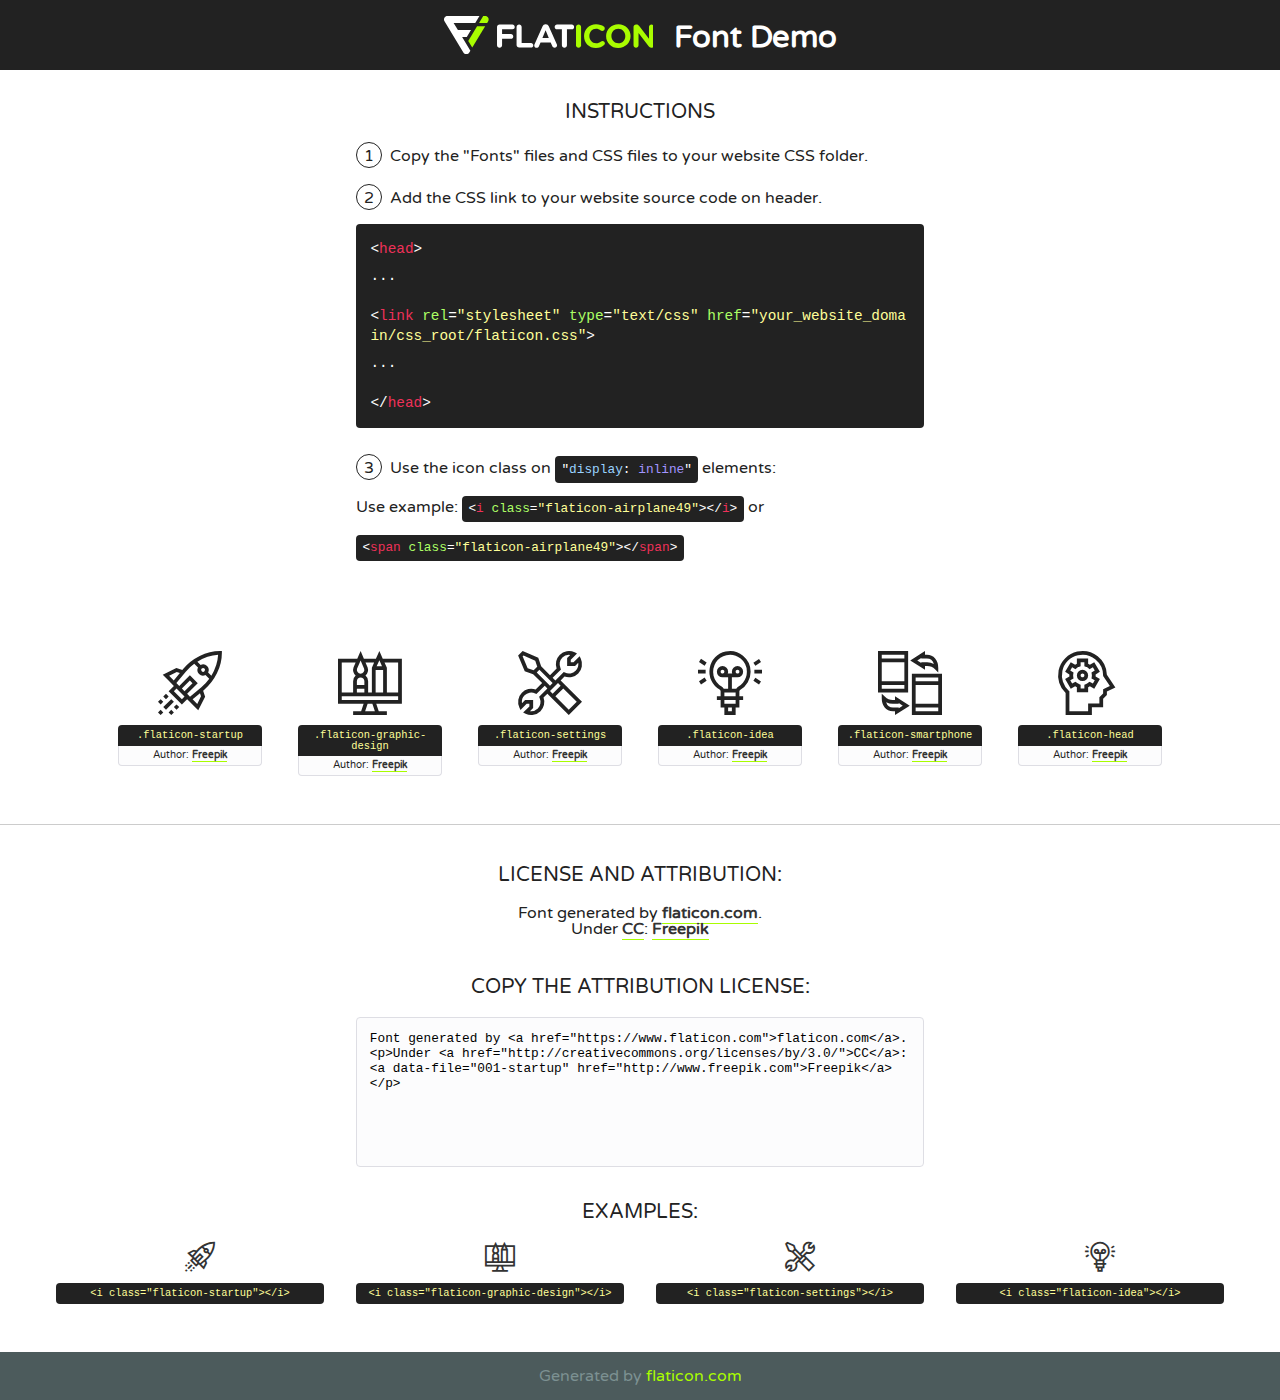
<file: fonts/flaticon/font/flaticon.html>
<!DOCTYPE html>
<!--
  Flaticon icon font: Flaticon
  Creation date: 03/04/2019 06:02
-->
<html>
<!DOCTYPE html>
<html>

<head>
    <title>Flaticon WebFont</title>
    <link href="http://fonts.googleapis.com/css?family=Varela+Round" rel="stylesheet" type="text/css" />
    <link rel="stylesheet" type="text/css" href="flaticon.css">
    <meta charset="UTF-8">
    <style>
    html, body, div, span, applet, object, iframe,
    h1, h2, h3, h4, h5, h6, p, blockquote, pre,
    a, abbr, acronym, address, big, cite, code,
    del, dfn, em, img, ins, kbd, q, s, samp,
    small, strike, strong, sub, sup, tt, var,
    b, u, i, center,
    dl, dt, dd, ol, ul, li,
    fieldset, form, label, legend,
    table, caption, tbody, tfoot, thead, tr, th, td,
    article, aside, canvas, details, embed, 
    figure, figcaption, footer, header, hgroup, 
    menu, nav, output, ruby, section, summary,
    time, mark, audio, video {
        margin: 0;
        padding: 0;
        border: 0;
        font-size: 100%;
        font: inherit;
        vertical-align: baseline;
    }
    /* HTML5 display-role reset for older browsers */
    article, aside, details, figcaption, figure, 
    footer, header, hgroup, menu, nav, section {
        display: block;
    }
    body {
        line-height: 1;
    }
    ol, ul {
        list-style: none;
    }
    blockquote, q {
        quotes: none;
    }
    blockquote:before, blockquote:after,
    q:before, q:after {
        content: '';
        content: none;
    }
    table {
        border-collapse: collapse;
        border-spacing: 0;
    }
    body {
        font-family: 'Varela Round', Helvetica, Arial, sans-serif;
        font-size: 16px;
        color: #222;
    }
    a {
        color: #333;
        border-bottom: 1px solid #a9fd00;
        font-weight: bold;
        text-decoration: none;
    }
    * {
        -moz-box-sizing: border-box;
        -webkit-box-sizing: border-box;
        box-sizing: border-box;
        margin: 0;
        padding: 0;
    }
    [class^="flaticon-"]:before, [class*=" flaticon-"]:before, [class^="flaticon-"]:after, [class*=" flaticon-"]:after {
        font-family: Flaticon;
        font-size: 30px;
        font-style: normal;
        margin-left: 20px;
        color: #333;
    }
    .wrapper {
        max-width: 600px;
        margin: auto;
        padding: 0 1em;
    }
    .title {
        font-size: 1.25em;
        text-align: center;
        margin-bottom: 1em;
        text-transform: uppercase;
    }
    header {
        text-align: center;
        background-color: #222;
        color: #fff;
        padding: 1em;
    }
    header .logo {
        width: 210px;
        height: 38px;
        display: inline-block;
        vertical-align: middle;
        margin-right: 1em;
        border: none;
    }
    header strong {
        font-size: 1.95em;
        font-weight: bold;
        vertical-align: middle;
        margin-top: 5px;
        display: inline-block;
    }
    .demo {
        margin: 2em auto;
        line-height: 1.25em;
    }
    .demo ul li {
        margin-bottom: 1em;
    }
    .demo ul li .num {
        color: #222;
        border-radius: 20px;
        display: inline-block;
        width: 26px;
        padding: 3px;
        height: 26px;
        text-align: center;
        margin-right: 0.5em;
        border: 1px solid #222;
    }
    .demo ul li code {
        background-color: #222;
        border-radius: 4px;
        padding: 0.25em 0.5em;
        display: inline-block;
        color: #fff;
        font-family: Consolas,Monaco,Lucida Console,Liberation Mono,DejaVu Sans Mono,Bitstream Vera Sans Mono,Courier New, monospace;
        font-weight: lighter;
        margin-top: 1em;
        font-size: 0.8em;
        word-break: break-all;
    }
    .demo ul li code.big {
        padding: 1em;
        font-size: 0.9em;
    }
    .demo ul li code .red {
        color: #EF3159;
    }
    .demo ul li code .green {
        color: #ACFF65;
    }
    .demo ul li code .yellow {
        color: #FFFF99;
    }
    .demo ul li code .blue {
        color: #99D3FF;
    }
    .demo ul li code .purple {
        color: #A295FF;
    }
    .demo ul li code .dots {
        margin-top: 0.5em;
        display: block;
    }
    #glyphs {
        border-bottom: 1px solid #ccc;
        padding: 2em 0;
        text-align: center;
    }
    .glyph {
        display: inline-block;
        width: 9em;
        margin: 1em;
        text-align: center;
        vertical-align: top;
        background: #FFF;
    }
    .glyph .glyph-icon {
        padding: 10px;
        display: block;
        font-family:"Flaticon";
        font-size: 64px;
        line-height: 1;
    }
    .glyph .glyph-icon:before {
        font-size: 64px;
        color: #222;
        margin-left: 0;
    }
    .class-name {
        font-size: 0.65em;
        background-color: #222;
        color: #fff;
        border-radius: 4px 4px 0 0;
        padding: 0.5em;
        color: #FFFF99;
        font-family: Consolas,Monaco,Lucida Console,Liberation Mono,DejaVu Sans Mono,Bitstream Vera Sans Mono,Courier New, monospace;
    }
    .author-name {
        font-size: 0.6em;
        background-color: #fcfcfd;
        border: 1px solid #DEDEE4;
        border-top: 0;
        border-radius: 0 0 4px 4px;
        padding: 0.5em;
    }
    .class-name:last-child {
        font-size: 10px;
        color:#888;
    }
    .class-name:last-child a {
        font-size: 10px;
        color:#555;
    }
    .class-name:last-child a:hover {
        color:#a9fd00;
    }
    .glyph > input {
        display: block;
        width: 100px;
        margin: 5px auto;
        text-align: center;
        font-size: 12px;
        cursor: text;
    }
    .glyph > input.icon-input {
        font-family:"Flaticon";
        font-size: 16px;
        margin-bottom: 10px;
    }
    .attribution .title {
        margin-top: 2em;
    }
    .attribution textarea {
        background-color: #fcfcfd;
        padding: 1em;
        border: none;
        box-shadow: none;
        border: 1px solid #DEDEE4;
        border-radius: 4px;
        resize: none;
        width: 100%;
        height: 150px;
        font-size: 0.8em;
        font-family: Consolas,Monaco,Lucida Console,Liberation Mono,DejaVu Sans Mono,Bitstream Vera Sans Mono,Courier New, monospace;
        -webkit-appearance: none;
    }
    .iconsuse {
        margin: 2em auto;
        text-align: center;
        max-width: 1200px;
    }
    .iconsuse:after {
        content: '';
        display: table;
        clear: both;
    }
    .iconsuse .image {
        float: left;
        width: 25%;
        padding: 0 1em;
    }
    .iconsuse .image p {
        margin-bottom: 1em;
    }
    .iconsuse .image span {
        display: block;
        font-size: 0.65em;
        background-color: #222;
        color: #fff;
        border-radius: 4px;
        padding: 0.5em;
        color: #FFFF99;
        margin-top: 1em;
        font-family: Consolas,Monaco,Lucida Console,Liberation Mono,DejaVu Sans Mono,Bitstream Vera Sans Mono,Courier New, monospace;
    }
    #footer {
        text-align: center;
        background-color: #4C5B5C;
        color: #7c9192;
        padding: 1em;
    }
    #footer a {
        border: none;
        color: #a9fd00;
        font-weight: normal;
    }
    @media (max-width: 960px) {
        .iconsuse .image {
            width: 50%;
        }
    }
    @media (max-width: 560px) {
        .iconsuse .image {
            width: 100%;
        }
    }
    </style>
</head>

<body class="characters-off">

    <header>
        <a href="https://www.flaticon.com" target="_blank" class="logo">
            <svg version="1.1" xmlns="http://www.w3.org/2000/svg" xmlns:xlink="http://www.w3.org/1999/xlink" xmlns:a="http://ns.adobe.com/AdobeSVGViewerExtensions/3.0/" viewBox="0 0 560.875 102.036" enable-background="new 0 0 560.875 102.036" xml:space="preserve">
                <defs>
                </defs>
                <g>
                    <g class="letters">
                        <path fill="#ffffff" d="M141.596,29.675c0-3.777,2.985-6.767,6.764-6.767h34.438c3.426,0,6.15,2.728,6.15,6.15
                        c0,3.43-2.724,6.149-6.15,6.149h-27.674v13.091h23.719c3.429,0,6.151,2.724,6.151,6.15c0,3.43-2.723,6.149-6.151,6.149h-23.719
                        v17.574c0,3.773-2.986,6.761-6.764,6.761c-3.779,0-6.764-2.989-6.764-6.761V29.675z"></path>
                        <path fill="#ffffff" d="M193.844,29.149c0-3.781,2.985-6.767,6.764-6.767c3.776,0,6.763,2.985,6.763,6.767v42.957h25.039
                        c3.426,0,6.149,2.726,6.149,6.153c0,3.425-2.723,6.15-6.149,6.15h-31.802c-3.779,0-6.764-2.986-6.764-6.768V29.149z"></path>
                        <path fill="#ffffff" d="M241.891,75.71l21.438-48.407c1.492-3.341,4.215-5.357,7.906-5.357h0.792
                        c3.686,0,6.323,2.017,7.815,5.357l21.439,48.407c0.436,0.967,0.701,1.845,0.701,2.723c0,3.602-2.809,6.501-6.414,6.501
                        c-3.161,0-5.269-1.845-6.499-4.655l-4.132-9.661h-27.059l-4.301,10.102c-1.144,2.631-3.426,4.214-6.237,4.214
                        c-3.517,0-6.24-2.81-6.24-6.325C241.1,77.64,241.451,76.677,241.891,75.71z M279.932,58.666l-8.521-20.297l-8.526,20.297H279.932
                        z"></path>
                        <path fill="#ffffff" d="M314.864,35.387H301.86c-3.429,0-6.239-2.813-6.239-6.238c0-3.429,2.811-6.24,6.239-6.24h39.533
                        c3.426,0,6.237,2.811,6.237,6.24c0,3.425-2.811,6.238-6.237,6.238h-13.001v42.785c0,3.773-2.99,6.761-6.764,6.761
                        c-3.779,0-6.764-2.989-6.764-6.761V35.387z"></path>
                        <path fill="#A9FD00" d="M352.615,29.149c0-3.781,2.985-6.767,6.767-6.767c3.774,0,6.761,2.985,6.761,6.767v49.024
                        c0,3.773-2.987,6.761-6.761,6.761c-3.781,0-6.767-2.989-6.767-6.761V29.149z"></path>
                        <path fill="#A9FD00" d="M374.132,53.836v-0.179c0-17.481,13.178-31.801,32.065-31.801c9.22,0,15.459,2.458,20.557,6.238
                        c1.402,1.054,2.637,2.985,2.637,5.357c0,3.692-2.985,6.59-6.681,6.59c-1.845,0-3.071-0.702-4.044-1.319
                        c-3.776-2.813-7.729-4.393-12.562-4.393c-10.364,0-17.831,8.611-17.831,19.154v0.173c0,10.542,7.291,19.329,17.831,19.329
                        c5.715,0,9.492-1.756,13.359-4.834c1.049-0.874,2.458-1.491,4.039-1.491c3.429,0,6.325,2.813,6.325,6.236
                        c0,2.106-1.056,3.78-2.282,4.834c-5.539,4.834-12.036,7.733-21.878,7.733C387.572,85.464,374.132,71.493,374.132,53.836z"></path>
                        <path fill="#A9FD00" d="M433.009,53.836v-0.179c0-17.481,13.79-31.801,32.766-31.801c18.981,0,32.592,14.143,32.592,31.628v0.173
                        c0,17.483-13.785,31.807-32.769,31.807C446.625,85.464,433.009,71.32,433.009,53.836z M484.224,53.836v-0.179
                        c0-10.539-7.725-19.326-18.626-19.326c-10.893,0-18.449,8.611-18.449,19.154v0.173c0,10.542,7.73,19.329,18.626,19.329
                        C476.676,72.986,484.224,64.378,484.224,53.836z"></path>
                        <path fill="#A9FD00" d="M506.233,29.321c0-3.774,2.99-6.763,6.767-6.763h1.401c3.252,0,5.183,1.583,7.029,3.953l26.093,34.265
                        V29.059c0-3.692,2.99-6.677,6.681-6.677c3.683,0,6.671,2.985,6.671,6.677v48.934c0,3.78-2.987,6.765-6.764,6.765h-0.436
                        c-3.257,0-5.188-1.581-7.034-3.953l-27.056-35.492v32.944c0,3.687-2.985,6.676-6.678,6.676c-3.683,0-6.673-2.989-6.673-6.676
                        V29.321z"></path>
                    </g>
                    <g class="insignia">
                        <path fill="#ffffff" d="M48.372,56.137h12.517l11.156-18.537H37.186L25.688,18.539h57.825L94.668,0H9.271
                        C5.925,0,2.842,1.801,1.198,4.716c-1.644,2.907-1.593,6.482,0.134,9.343l50.38,83.501c1.678,2.781,4.689,4.476,7.938,4.476
                        c3.246,0,6.257-1.695,7.935-4.476l2.898-4.804L48.372,56.137z"></path>
                        <g class="i">
                            <path fill="#A9FD00" d="M93.575,18.539h0.031v0.004l21.652,0.004l2.705-4.488c1.727-2.861,1.778-6.436,0.133-9.343
                            C116.454,1.801,113.371,0,110.026,0h-5.294L93.575,18.539z"></path>
                            <polygon fill="#A9FD00" points="88.291,27.356 64.725,66.486 75.519,84.404 109.942,27.356"></polygon>
                        </g>
                    </g>
                </g>
            </svg>
        </a>
        <strong>Font Demo</strong>
    </header>


    <section class="demo wrapper">

        <p class="title">Instructions</p>

        <ul>
            <li>
                <span class="num">1</span>Copy the "Fonts" files and CSS files to your website CSS folder.
            </li>
            <li>
                <span class="num">2</span>Add the CSS link to your website source code on header.
                <code class="big">
                    &lt;<span class="red">head</span>&gt;
                    <br/><span class="dots">...</span>
                    <br/>&lt;<span class="red">link</span> <span class="green">rel</span>=<span class="yellow">"stylesheet"</span> <span class="green">type</span>=<span class="yellow">"text/css"</span> <span class="green">href</span>=<span class="yellow">"your_website_domain/css_root/flaticon.css"</span>&gt;
                    <br/><span class="dots">...</span>
                    <br/>&lt;/<span class="red">head</span>&gt;
                </code>
            </li>

            <li>
                <p>
                    <span class="num">3</span>Use the icon class on <code>"<span class="blue">display</span>:<span class="purple"> inline</span>"</code> elements:
                    <br />
                    Use example: <code>&lt;<span class="red">i</span> <span class="green">class</span>=<span class="yellow">&quot;flaticon-airplane49&quot;</span>&gt;&lt;/<span class="red">i</span>&gt;</code> or <code>&lt;<span class="red">span</span> <span class="green">class</span>=<span class="yellow">&quot;flaticon-airplane49&quot;</span>&gt;&lt;/<span class="red">span</span>&gt;</code>
            </li>
        </ul>

    </section>




   <section id="glyphs">          
    
      
        <div class="glyph"><div class="glyph-icon flaticon-startup"></div>
            <div class="class-name">.flaticon-startup</div>
            <div class="author-name">Author: <a data-file="001-startup" href="http://www.freepik.com">Freepik</a> </div> 
        </div>        
        
        <div class="glyph"><div class="glyph-icon flaticon-graphic-design"></div>
            <div class="class-name">.flaticon-graphic-design</div>
            <div class="author-name">Author: <a data-file="002-graphic-design" href="http://www.freepik.com">Freepik</a> </div> 
        </div>        
        
        <div class="glyph"><div class="glyph-icon flaticon-settings"></div>
            <div class="class-name">.flaticon-settings</div>
            <div class="author-name">Author: <a data-file="003-settings" href="http://www.freepik.com">Freepik</a> </div> 
        </div>        
        
        <div class="glyph"><div class="glyph-icon flaticon-idea"></div>
            <div class="class-name">.flaticon-idea</div>
            <div class="author-name">Author: <a data-file="004-idea" href="http://www.freepik.com">Freepik</a> </div> 
        </div>        
        
        <div class="glyph"><div class="glyph-icon flaticon-smartphone"></div>
            <div class="class-name">.flaticon-smartphone</div>
            <div class="author-name">Author: <a data-file="005-smartphone" href="http://www.freepik.com">Freepik</a> </div> 
        </div>        
        
        <div class="glyph"><div class="glyph-icon flaticon-head"></div>
            <div class="class-name">.flaticon-head</div>
            <div class="author-name">Author: <a data-file="006-head" href="http://www.freepik.com">Freepik</a> </div> 
        </div>        
        

    </section>



    <section class="attribution wrapper"   style="text-align:center;">

      <div class="title">License and attribution:</div><div class="attrDiv">Font generated by <a href="https://www.flaticon.com">flaticon.com</a>. <div><p>Under <a href="http://creativecommons.org/licenses/by/3.0/">CC</a>: <a data-file="001-startup" href="http://www.freepik.com">Freepik</a></p>  </div>
      </div>
      <div class="title">Copy the Attribution License:</div>

    <textarea onclick="this.focus();this.select();">Font generated by &lt;a href=&quot;https://www.flaticon.com&quot;&gt;flaticon.com&lt;/a&gt;. <p>Under <a href="http://creativecommons.org/licenses/by/3.0/">CC</a>: <a data-file="001-startup" href="http://www.freepik.com">Freepik</a></p>  
     </textarea>

    </section>

    <section class="iconsuse">

          <div class="title">Examples:</div>            
             
            <div class="image">
                <p>
                    <i class="glyph-icon flaticon-startup"></i> 
                    <span>&lt;i class=&quot;flaticon-startup&quot;&gt;&lt;/i&gt;</span>
                </p>
            </div>
            
            <div class="image">
                <p>
                    <i class="glyph-icon flaticon-graphic-design"></i> 
                    <span>&lt;i class=&quot;flaticon-graphic-design&quot;&gt;&lt;/i&gt;</span>
                </p>
            </div>
            
            <div class="image">
                <p>
                    <i class="glyph-icon flaticon-settings"></i> 
                    <span>&lt;i class=&quot;flaticon-settings&quot;&gt;&lt;/i&gt;</span>
                </p>
            </div>
            
            <div class="image">
                <p>
                    <i class="glyph-icon flaticon-idea"></i> 
                    <span>&lt;i class=&quot;flaticon-idea&quot;&gt;&lt;/i&gt;</span>
                </p>
            </div>
                       
        </div>
                            
    </section>

<div id="footer">
    <div>Generated by <a href="https://www.flaticon.com">flaticon.com</a>
    </div>
</div>



</body>
</html>
</file>
<file: css/themify-icons.css>
@font-face {
	font-family: 'themify';
	src:url('../fonts/themify.eot?-fvbane');
	src:url('../fonts/themify.eot?#iefix-fvbane') format('embedded-opentype'),
		url('../fonts/themify.woff?-fvbane') format('woff'),
		url('../fonts/themify.ttf?-fvbane') format('truetype'),
		url('../fonts/themify.svg?-fvbane#themify') format('svg');
	font-weight: normal;
	font-style: normal;
}

[class^="ti-"], [class*=" ti-"] {
	font-family: 'themify';
	/* speak: none; */
	font-style: normal;
	font-weight: normal;
	font-variant: normal;
	text-transform: none;
	line-height: 1;

	/* Better Font Rendering =========== */
	-webkit-font-smoothing: antialiased;
	-moz-osx-font-smoothing: grayscale;
}

.ti-wand:before {
	content: "\e600";
}
.ti-volume:before {
	content: "\e601";
}
.ti-user:before {
	content: "\e602";
}
.ti-unlock:before {
	content: "\e603";
}
.ti-unlink:before {
	content: "\e604";
}
.ti-trash:before {
	content: "\e605";
}
.ti-thought:before {
	content: "\e606";
}
.ti-target:before {
	content: "\e607";
}
.ti-tag:before {
	content: "\e608";
}
.ti-tablet:before {
	content: "\e609";
}
.ti-star:before {
	content: "\e60a";
}
.ti-spray:before {
	content: "\e60b";
}
.ti-signal:before {
	content: "\e60c";
}
.ti-shopping-cart:before {
	content: "\e60d";
}
.ti-shopping-cart-full:before {
	content: "\e60e";
}
.ti-settings:before {
	content: "\e60f";
}
.ti-search:before {
	content: "\e610";
}
.ti-zoom-in:before {
	content: "\e611";
}
.ti-zoom-out:before {
	content: "\e612";
}
.ti-cut:before {
	content: "\e613";
}
.ti-ruler:before {
	content: "\e614";
}
.ti-ruler-pencil:before {
	content: "\e615";
}
.ti-ruler-alt:before {
	content: "\e616";
}
.ti-bookmark:before {
	content: "\e617";
}
.ti-bookmark-alt:before {
	content: "\e618";
}
.ti-reload:before {
	content: "\e619";
}
.ti-plus:before {
	content: "\e61a";
}
.ti-pin:before {
	content: "\e61b";
}
.ti-pencil:before {
	content: "\e61c";
}
.ti-pencil-alt:before {
	content: "\e61d";
}
.ti-paint-roller:before {
	content: "\e61e";
}
.ti-paint-bucket:before {
	content: "\e61f";
}
.ti-na:before {
	content: "\e620";
}
.ti-mobile:before {
	content: "\e621";
}
.ti-minus:before {
	content: "\e622";
}
.ti-medall:before {
	content: "\e623";
}
.ti-medall-alt:before {
	content: "\e624";
}
.ti-marker:before {
	content: "\e625";
}
.ti-marker-alt:before {
	content: "\e626";
}
.ti-arrow-up:before {
	content: "\e627";
}
.ti-arrow-right:before {
	content: "\e628";
}
.ti-arrow-left:before {
	content: "\e629";
}
.ti-arrow-down:before {
	content: "\e62a";
}
.ti-lock:before {
	content: "\e62b";
}
.ti-location-arrow:before {
	content: "\e62c";
}
.ti-link:before {
	content: "\e62d";
}
.ti-layout:before {
	content: "\e62e";
}
.ti-layers:before {
	content: "\e62f";
}
.ti-layers-alt:before {
	content: "\e630";
}
.ti-key:before {
	content: "\e631";
}
.ti-import:before {
	content: "\e632";
}
.ti-image:before {
	content: "\e633";
}
.ti-heart:before {
	content: "\e634";
}
.ti-heart-broken:before {
	content: "\e635";
}
.ti-hand-stop:before {
	content: "\e636";
}
.ti-hand-open:before {
	content: "\e637";
}
.ti-hand-drag:before {
	content: "\e638";
}
.ti-folder:before {
	content: "\e639";
}
.ti-flag:before {
	content: "\e63a";
}
.ti-flag-alt:before {
	content: "\e63b";
}
.ti-flag-alt-2:before {
	content: "\e63c";
}
.ti-eye:before {
	content: "\e63d";
}
.ti-export:before {
	content: "\e63e";
}
.ti-exchange-vertical:before {
	content: "\e63f";
}
.ti-desktop:before {
	content: "\e640";
}
.ti-cup:before {
	content: "\e641";
}
.ti-crown:before {
	content: "\e642";
}
.ti-comments:before {
	content: "\e643";
}
.ti-comment:before {
	content: "\e644";
}
.ti-comment-alt:before {
	content: "\e645";
}
.ti-close:before {
	content: "\e646";
}
.ti-clip:before {
	content: "\e647";
}
.ti-angle-up:before {
	content: "\e648";
}
.ti-angle-right:before {
	content: "\e649";
}
.ti-angle-left:before {
	content: "\e64a";
}
.ti-angle-down:before {
	content: "\e64b";
}
.ti-check:before {
	content: "\e64c";
}
.ti-check-box:before {
	content: "\e64d";
}
.ti-camera:before {
	content: "\e64e";
}
.ti-announcement:before {
	content: "\e64f";
}
.ti-brush:before {
	content: "\e650";
}
.ti-briefcase:before {
	content: "\e651";
}
.ti-bolt:before {
	content: "\e652";
}
.ti-bolt-alt:before {
	content: "\e653";
}
.ti-blackboard:before {
	content: "\e654";
}
.ti-bag:before {
	content: "\e655";
}
.ti-move:before {
	content: "\e656";
}
.ti-arrows-vertical:before {
	content: "\e657";
}
.ti-arrows-horizontal:before {
	content: "\e658";
}
.ti-fullscreen:before {
	content: "\e659";
}
.ti-arrow-top-right:before {
	content: "\e65a";
}
.ti-arrow-top-left:before {
	content: "\e65b";
}
.ti-arrow-circle-up:before {
	content: "\e65c";
}
.ti-arrow-circle-right:before {
	content: "\e65d";
}
.ti-arrow-circle-left:before {
	content: "\e65e";
}
.ti-arrow-circle-down:before {
	content: "\e65f";
}
.ti-angle-double-up:before {
	content: "\e660";
}
.ti-angle-double-right:before {
	content: "\e661";
}
.ti-angle-double-left:before {
	content: "\e662";
}
.ti-angle-double-down:before {
	content: "\e663";
}
.ti-zip:before {
	content: "\e664";
}
.ti-world:before {
	content: "\e665";
}
.ti-wheelchair:before {
	content: "\e666";
}
.ti-view-list:before {
	content: "\e667";
}
.ti-view-list-alt:before {
	content: "\e668";
}
.ti-view-grid:before {
	content: "\e669";
}
.ti-uppercase:before {
	content: "\e66a";
}
.ti-upload:before {
	content: "\e66b";
}
.ti-underline:before {
	content: "\e66c";
}
.ti-truck:before {
	content: "\e66d";
}
.ti-timer:before {
	content: "\e66e";
}
.ti-ticket:before {
	content: "\e66f";
}
.ti-thumb-up:before {
	content: "\e670";
}
.ti-thumb-down:before {
	content: "\e671";
}
.ti-text:before {
	content: "\e672";
}
.ti-stats-up:before {
	content: "\e673";
}
.ti-stats-down:before {
	content: "\e674";
}
.ti-split-v:before {
	content: "\e675";
}
.ti-split-h:before {
	content: "\e676";
}
.ti-smallcap:before {
	content: "\e677";
}
.ti-shine:before {
	content: "\e678";
}
.ti-shift-right:before {
	content: "\e679";
}
.ti-shift-left:before {
	content: "\e67a";
}
.ti-shield:before {
	content: "\e67b";
}
.ti-notepad:before {
	content: "\e67c";
}
.ti-server:before {
	content: "\e67d";
}
.ti-quote-right:before {
	content: "\e67e";
}
.ti-quote-left:before {
	content: "\e67f";
}
.ti-pulse:before {
	content: "\e680";
}
.ti-printer:before {
	content: "\e681";
}
.ti-power-off:before {
	content: "\e682";
}
.ti-plug:before {
	content: "\e683";
}
.ti-pie-chart:before {
	content: "\e684";
}
.ti-paragraph:before {
	content: "\e685";
}
.ti-panel:before {
	content: "\e686";
}
.ti-package:before {
	content: "\e687";
}
.ti-music:before {
	content: "\e688";
}
.ti-music-alt:before {
	content: "\e689";
}
.ti-mouse:before {
	content: "\e68a";
}
.ti-mouse-alt:before {
	content: "\e68b";
}
.ti-money:before {
	content: "\e68c";
}
.ti-microphone:before {
	content: "\e68d";
}
.ti-menu:before {
	content: "\e68e";
}
.ti-menu-alt:before {
	content: "\e68f";
}
.ti-map:before {
	content: "\e690";
}
.ti-map-alt:before {
	content: "\e691";
}
.ti-loop:before {
	content: "\e692";
}
.ti-location-pin:before {
	content: "\e693";
}
.ti-list:before {
	content: "\e694";
}
.ti-light-bulb:before {
	content: "\e695";
}
.ti-Italic:before {
	content: "\e696";
}
.ti-info:before {
	content: "\e697";
}
.ti-infinite:before {
	content: "\e698";
}
.ti-id-badge:before {
	content: "\e699";
}
.ti-hummer:before {
	content: "\e69a";
}
.ti-home:before {
	content: "\e69b";
}
.ti-help:before {
	content: "\e69c";
}
.ti-headphone:before {
	content: "\e69d";
}
.ti-harddrives:before {
	content: "\e69e";
}
.ti-harddrive:before {
	content: "\e69f";
}
.ti-gift:before {
	content: "\e6a0";
}
.ti-game:before {
	content: "\e6a1";
}
.ti-filter:before {
	content: "\e6a2";
}
.ti-files:before {
	content: "\e6a3";
}
.ti-file:before {
	content: "\e6a4";
}
.ti-eraser:before {
	content: "\e6a5";
}
.ti-envelope:before {
	content: "\e6a6";
}
.ti-download:before {
	content: "\e6a7";
}
.ti-direction:before {
	content: "\e6a8";
}
.ti-direction-alt:before {
	content: "\e6a9";
}
.ti-dashboard:before {
	content: "\e6aa";
}
.ti-control-stop:before {
	content: "\e6ab";
}
.ti-control-shuffle:before {
	content: "\e6ac";
}
.ti-control-play:before {
	content: "\e6ad";
}
.ti-control-pause:before {
	content: "\e6ae";
}
.ti-control-forward:before {
	content: "\e6af";
}
.ti-control-backward:before {
	content: "\e6b0";
}
.ti-cloud:before {
	content: "\e6b1";
}
.ti-cloud-up:before {
	content: "\e6b2";
}
.ti-cloud-down:before {
	content: "\e6b3";
}
.ti-clipboard:before {
	content: "\e6b4";
}
.ti-car:before {
	content: "\e6b5";
}
.ti-calendar:before {
	content: "\e6b6";
}
.ti-book:before {
	content: "\e6b7";
}
.ti-bell:before {
	content: "\e6b8";
}
.ti-basketball:before {
	content: "\e6b9";
}
.ti-bar-chart:before {
	content: "\e6ba";
}
.ti-bar-chart-alt:before {
	content: "\e6bb";
}
.ti-back-right:before {
	content: "\e6bc";
}
.ti-back-left:before {
	content: "\e6bd";
}
.ti-arrows-corner:before {
	content: "\e6be";
}
.ti-archive:before {
	content: "\e6bf";
}
.ti-anchor:before {
	content: "\e6c0";
}
.ti-align-right:before {
	content: "\e6c1";
}
.ti-align-left:before {
	content: "\e6c2";
}
.ti-align-justify:before {
	content: "\e6c3";
}
.ti-align-center:before {
	content: "\e6c4";
}
.ti-alert:before {
	content: "\e6c5";
}
.ti-alarm-clock:before {
	content: "\e6c6";
}
.ti-agenda:before {
	content: "\e6c7";
}
.ti-write:before {
	content: "\e6c8";
}
.ti-window:before {
	content: "\e6c9";
}
.ti-widgetized:before {
	content: "\e6ca";
}
.ti-widget:before {
	content: "\e6cb";
}
.ti-widget-alt:before {
	content: "\e6cc";
}
.ti-wallet:before {
	content: "\e6cd";
}
.ti-video-clapper:before {
	content: "\e6ce";
}
.ti-video-camera:before {
	content: "\e6cf";
}
.ti-vector:before {
	content: "\e6d0";
}
.ti-themify-logo:before {
	content: "\e6d1";
}
.ti-themify-favicon:before {
	content: "\e6d2";
}
.ti-themify-favicon-alt:before {
	content: "\e6d3";
}
.ti-support:before {
	content: "\e6d4";
}
.ti-stamp:before {
	content: "\e6d5";
}
.ti-split-v-alt:before {
	content: "\e6d6";
}
.ti-slice:before {
	content: "\e6d7";
}
.ti-shortcode:before {
	content: "\e6d8";
}
.ti-shift-right-alt:before {
	content: "\e6d9";
}
.ti-shift-left-alt:before {
	content: "\e6da";
}
.ti-ruler-alt-2:before {
	content: "\e6db";
}
.ti-receipt:before {
	content: "\e6dc";
}
.ti-pin2:before {
	content: "\e6dd";
}
.ti-pin-alt:before {
	content: "\e6de";
}
.ti-pencil-alt2:before {
	content: "\e6df";
}
.ti-palette:before {
	content: "\e6e0";
}
.ti-more:before {
	content: "\e6e1";
}
.ti-more-alt:before {
	content: "\e6e2";
}
.ti-microphone-alt:before {
	content: "\e6e3";
}
.ti-magnet:before {
	content: "\e6e4";
}
.ti-line-double:before {
	content: "\e6e5";
}
.ti-line-dotted:before {
	content: "\e6e6";
}
.ti-line-dashed:before {
	content: "\e6e7";
}
.ti-layout-width-full:before {
	content: "\e6e8";
}
.ti-layout-width-default:before {
	content: "\e6e9";
}
.ti-layout-width-default-alt:before {
	content: "\e6ea";
}
.ti-layout-tab:before {
	content: "\e6eb";
}
.ti-layout-tab-window:before {
	content: "\e6ec";
}
.ti-layout-tab-v:before {
	content: "\e6ed";
}
.ti-layout-tab-min:before {
	content: "\e6ee";
}
.ti-layout-slider:before {
	content: "\e6ef";
}
.ti-layout-slider-alt:before {
	content: "\e6f0";
}
.ti-layout-sidebar-right:before {
	content: "\e6f1";
}
.ti-layout-sidebar-none:before {
	content: "\e6f2";
}
.ti-layout-sidebar-left:before {
	content: "\e6f3";
}
.ti-layout-placeholder:before {
	content: "\e6f4";
}
.ti-layout-menu:before {
	content: "\e6f5";
}
.ti-layout-menu-v:before {
	content: "\e6f6";
}
.ti-layout-menu-separated:before {
	content: "\e6f7";
}
.ti-layout-menu-full:before {
	content: "\e6f8";
}
.ti-layout-media-right-alt:before {
	content: "\e6f9";
}
.ti-layout-media-right:before {
	content: "\e6fa";
}
.ti-layout-media-overlay:before {
	content: "\e6fb";
}
.ti-layout-media-overlay-alt:before {
	content: "\e6fc";
}
.ti-layout-media-overlay-alt-2:before {
	content: "\e6fd";
}
.ti-layout-media-left-alt:before {
	content: "\e6fe";
}
.ti-layout-media-left:before {
	content: "\e6ff";
}
.ti-layout-media-center-alt:before {
	content: "\e700";
}
.ti-layout-media-center:before {
	content: "\e701";
}
.ti-layout-list-thumb:before {
	content: "\e702";
}
.ti-layout-list-thumb-alt:before {
	content: "\e703";
}
.ti-layout-list-post:before {
	content: "\e704";
}
.ti-layout-list-large-image:before {
	content: "\e705";
}
.ti-layout-line-solid:before {
	content: "\e706";
}
.ti-layout-grid4:before {
	content: "\e707";
}
.ti-layout-grid3:before {
	content: "\e708";
}
.ti-layout-grid2:before {
	content: "\e709";
}
.ti-layout-grid2-thumb:before {
	content: "\e70a";
}
.ti-layout-cta-right:before {
	content: "\e70b";
}
.ti-layout-cta-left:before {
	content: "\e70c";
}
.ti-layout-cta-center:before {
	content: "\e70d";
}
.ti-layout-cta-btn-right:before {
	content: "\e70e";
}
.ti-layout-cta-btn-left:before {
	content: "\e70f";
}
.ti-layout-column4:before {
	content: "\e710";
}
.ti-layout-column3:before {
	content: "\e711";
}
.ti-layout-column2:before {
	content: "\e712";
}
.ti-layout-accordion-separated:before {
	content: "\e713";
}
.ti-layout-accordion-merged:before {
	content: "\e714";
}
.ti-layout-accordion-list:before {
	content: "\e715";
}
.ti-ink-pen:before {
	content: "\e716";
}
.ti-info-alt:before {
	content: "\e717";
}
.ti-help-alt:before {
	content: "\e718";
}
.ti-headphone-alt:before {
	content: "\e719";
}
.ti-hand-point-up:before {
	content: "\e71a";
}
.ti-hand-point-right:before {
	content: "\e71b";
}
.ti-hand-point-left:before {
	content: "\e71c";
}
.ti-hand-point-down:before {
	content: "\e71d";
}
.ti-gallery:before {
	content: "\e71e";
}
.ti-face-smile:before {
	content: "\e71f";
}
.ti-face-sad:before {
	content: "\e720";
}
.ti-credit-card:before {
	content: "\e721";
}
.ti-control-skip-forward:before {
	content: "\e722";
}
.ti-control-skip-backward:before {
	content: "\e723";
}
.ti-control-record:before {
	content: "\e724";
}
.ti-control-eject:before {
	content: "\e725";
}
.ti-comments-smiley:before {
	content: "\e726";
}
.ti-brush-alt:before {
	content: "\e727";
}
.ti-youtube:before {
	content: "\e728";
}
.ti-vimeo:before {
	content: "\e729";
}
.ti-twitter:before {
	content: "\e72a";
}
.ti-time:before {
	content: "\e72b";
}
.ti-tumblr:before {
	content: "\e72c";
}
.ti-skype:before {
	content: "\e72d";
}
.ti-share:before {
	content: "\e72e";
}
.ti-share-alt:before {
	content: "\e72f";
}
.ti-rocket:before {
	content: "\e730";
}
.ti-pinterest:before {
	content: "\e731";
}
.ti-new-window:before {
	content: "\e732";
}
.ti-microsoft:before {
	content: "\e733";
}
.ti-list-ol:before {
	content: "\e734";
}
.ti-linkedin:before {
	content: "\e735";
}
.ti-layout-sidebar-2:before {
	content: "\e736";
}
.ti-layout-grid4-alt:before {
	content: "\e737";
}
.ti-layout-grid3-alt:before {
	content: "\e738";
}
.ti-layout-grid2-alt:before {
	content: "\e739";
}
.ti-layout-column4-alt:before {
	content: "\e73a";
}
.ti-layout-column3-alt:before {
	content: "\e73b";
}
.ti-layout-column2-alt:before {
	content: "\e73c";
}
.ti-instagram:before {
	content: "\e73d";
}
.ti-google:before {
	content: "\e73e";
}
.ti-github:before {
	content: "\e73f";
}
.ti-flickr:before {
	content: "\e740";
}
.ti-facebook:before {
	content: "\e741";
}
.ti-dropbox:before {
	content: "\e742";
}
.ti-dribbble:before {
	content: "\e743";
}
.ti-apple:before {
	content: "\e744";
}
.ti-android:before {
	content: "\e745";
}
.ti-save:before {
	content: "\e746";
}
.ti-save-alt:before {
	content: "\e747";
}
.ti-yahoo:before {
	content: "\e748";
}
.ti-wordpress:before {
	content: "\e749";
}
.ti-vimeo-alt:before {
	content: "\e74a";
}
.ti-twitter-alt:before {
	content: "\e74b";
}
.ti-tumblr-alt:before {
	content: "\e74c";
}
.ti-trello:before {
	content: "\e74d";
}
.ti-stack-overflow:before {
	content: "\e74e";
}
.ti-soundcloud:before {
	content: "\e74f";
}
.ti-sharethis:before {
	content: "\e750";
}
.ti-sharethis-alt:before {
	content: "\e751";
}
.ti-reddit:before {
	content: "\e752";
}
.ti-pinterest-alt:before {
	content: "\e753";
}
.ti-microsoft-alt:before {
	content: "\e754";
}
.ti-linux:before {
	content: "\e755";
}
.ti-jsfiddle:before {
	content: "\e756";
}
.ti-joomla:before {
	content: "\e757";
}
.ti-html5:before {
	content: "\e758";
}
.ti-flickr-alt:before {
	content: "\e759";
}
.ti-email:before {
	content: "\e75a";
}
.ti-drupal:before {
	content: "\e75b";
}
.ti-dropbox-alt:before {
	content: "\e75c";
}
.ti-css3:before {
	content: "\e75d";
}
.ti-rss:before {
	content: "\e75e";
}
.ti-rss-alt:before {
	content: "\e75f";
}
</file>
<file: css/nice-select.css>
.nice-select {
  -webkit-tap-highlight-color: transparent;
  background-color: #fff;
  border-radius: 5px;
  border: solid 1px #e8e8e8;
  box-sizing: border-box;
  clear: both;
  cursor: pointer;
  display: block;
  float: left;
  font-family: inherit;
  font-size: 14px;
  font-weight: normal;
  height: 42px;
  line-height: 40px;
  outline: none;
  padding-left: 18px;
  padding-right: 30px;
  position: relative;
  text-align: left !important;
  -webkit-transition: all 0.2s ease-in-out;
  transition: all 0.2s ease-in-out;
  -webkit-user-select: none;
     -moz-user-select: none;
      -ms-user-select: none;
          user-select: none;
  white-space: nowrap;
  width: auto; }
  .nice-select:hover {
    border-color: #dbdbdb; }
  .nice-select:active, .nice-select.open, .nice-select:focus {
    border-color: #999; }


  .nice-select.disabled {
    border-color: #ededed;
    color: #999;
    pointer-events: none; }
    .nice-select.disabled:after {
      border-color: #cccccc; }
  .nice-select.wide {
    width: 100%; }
    .nice-select.wide .list {
      left: 0 !important;
      right: 0 !important; }
  .nice-select.right {
    float: right; }
    .nice-select.right .list {
      left: auto;
      right: 0; }
  .nice-select.small {
    font-size: 12px;
    height: 36px;
    line-height: 34px; }
    .nice-select.small:after {
      height: 4px;
      width: 4px; }
    .nice-select.small .option {
      line-height: 34px;
      min-height: 34px; }
  .nice-select .list {
    background-color: #fff;
    border-radius: 5px;
    box-shadow: 0 0 0 1px rgba(68, 68, 68, 0.11);
    box-sizing: border-box;
    margin-top: 4px;
    opacity: 0;
    overflow: hidden;
    padding: 0;
    pointer-events: none;
    position: absolute;
    top: 100%;
    left: 0;
    -webkit-transform-origin: 50% 0;
        -ms-transform-origin: 50% 0;
            transform-origin: 50% 0;
    -webkit-transform: scale(0.75) translateY(-21px);
        -ms-transform: scale(0.75) translateY(-21px);
            transform: scale(0.75) translateY(-21px);
    -webkit-transition: all 0.2s cubic-bezier(0.5, 0, 0, 1.25), opacity 0.15s ease-out;
    transition: all 0.2s cubic-bezier(0.5, 0, 0, 1.25), opacity 0.15s ease-out;
    z-index: 9; }
    .nice-select .list:hover .option:not(:hover) {
      background-color: transparent !important; }
  .nice-select .option {
    cursor: pointer;
    font-weight: 400;
    line-height: 40px;
    list-style: none;
    min-height: 40px;
    outline: none;
    padding-left: 18px;
    padding-right: 29px;
    text-align: left;
    -webkit-transition: all 0.2s;
    transition: all 0.2s; }
    .nice-select .option:hover, .nice-select .option.focus, .nice-select .option.selected.focus {
      background-color: #f6f6f6; }
    .nice-select .option.selected {
      font-weight: bold; }
    .nice-select .option.disabled {
      background-color: transparent;
      color: #999;
      cursor: default; }

.no-csspointerevents .nice-select .list {
  display: none; }

.no-csspointerevents .nice-select.open .list {
  display: block; }





  /* ,,,,,,,,,,,,,,,, */


  .nice-select:after {
    content: "\e64b";
    display: block;
    height: 5px;
    margin-top: -5px;
    pointer-events: none;
    position: absolute;
    right: 30px;
    top: 8px;
    transition: all 0.15s ease-in-out;
    width: 5px;
    font-family: 'themify';
    color: #ddd; }

    .nice-select.open:after {
 }
    .nice-select.open .list {
      opacity: 1;
      pointer-events: auto;
      -webkit-transform: scale(1) translateY(0);
          -ms-transform: scale(1) translateY(0);
              transform: scale(1) translateY(0); }
</file>
<file: css/flaticon.css>
/*
  	Flaticon icon font: Flaticon
  	Creation date: 20/01/2020 08:08
  	*/

@font-face {
  font-family: "Flaticon";
  src: url("../fonts/Flaticon.eot");
  src: url("../fonts/Flaticon.eot?#iefix") format("embedded-opentype"),
       url("../fonts/Flaticon.woff2") format("woff2"),
       url("../fonts/Flaticon.woff") format("woff"),
       url("../fonts/Flaticon.ttf") format("truetype"),
       url("../fonts/Flaticon.svg#Flaticon") format("svg");
  font-weight: normal;
  font-style: normal;
}

@media screen and (-webkit-min-device-pixel-ratio:0) {
  @font-face {
    font-family: "Flaticon";
    src: url("../fonts/Flaticon.svg#Flaticon") format("svg");
  }
}

[class^="flaticon-"]:before, [class*=" flaticon-"]:before,
[class^="flaticon-"]:after, [class*=" flaticon-"]:after {   
  font-family: Flaticon;
font-style: normal;
}

.flaticon-left-arrow:before { content: "\f100"; }
.flaticon-right-arrow:before { content: "\f101"; }
.flaticon-school:before { content: "\f102"; }
.flaticon-error:before { content: "\f103"; }
.flaticon-book:before { content: "\f104"; }
.flaticon-lab:before { content: "\f105"; }
.flaticon-clock:before { content: "\f106"; }
.flaticon-calendar:before { content: "\f107"; }
.flaticon-placeholder:before { content: "\f108"; }
.flaticon-calendar-1:before { content: "\f109"; }
.flaticon-comment:before { content: "\f10a"; }
</file>
<file: css/gijgo.css>
.gj-button {
    background-color: #f5f5f5;
    border: 1px solid #ddd;
    color: #000;
    border-radius: 3px;
    padding: 6px 10px;
    cursor: pointer;
}

.gj-unselectable {
    -webkit-touch-callout: none;
    -webkit-user-select: none;
    -khtml-user-select: none;
    -moz-user-select: none;
    -ms-user-select: none;
    user-select: none;
}

.gj-row {
    display: -webkit-box;
    display: -ms-flexbox;
    display: flex;
    -ms-flex-wrap: wrap;
    flex-wrap: wrap;
}

.gj-margin-left-5 {
    margin-left: 5px;
}

.gj-margin-left-10 {
    margin-left: 10px;
}

.gj-width-full {
    width: 100%;
}

.gj-cursor-pointer {
    cursor: pointer;
}

.gj-text-align-center {
    text-align: center;
}

.gj-font-size-16 {
    font-size: 16px;
}

.gj-hidden {
    display: none;
}

/** Material Design */
.gj-button-md {
    background: 0 0;
    border: none;
    border-radius: 2px;
    color: rgba(0, 0, 0, 0.87);
    position: relative;
    height: 36px;
    margin: 0;
    min-width: 64px;
    padding: 0 16px;
    display: inline-block;
    font-family: "Roboto","Helvetica","Arial",sans-serif;
    font-size: 1rem;
    font-weight: 500;
    text-transform: uppercase;
    letter-spacing: 0;
    overflow: hidden;
    will-change: box-shadow;
    transition: box-shadow .2s cubic-bezier(.4,0,1,1),background-color .2s cubic-bezier(.4,0,.2,1),color .2s cubic-bezier(.4,0,.2,1);
    outline: none;
    cursor: pointer;
    text-decoration: none;
    text-align: center;
    line-height: 36px;
    vertical-align: middle;
    overflow: hidden;
    -webkit-user-select: none;
    -moz-user-select: none;
    -ms-user-select: none;
    user-select: none;
}

.gj-button-md:hover {
    background-color: rgba(158,158,158,.2);
}

.gj-button-md:disabled {
    color: rgba(0,0,0,.26);
    background: 0 0;
}

.gj-button-md .material-icons,
.gj-button-md .gj-icon {
    vertical-align: middle;
    /*font-size: 1.3rem;
    margin-right: 4px;*/
}

.gj-button-md.gj-button-md-icon {
    width: 24px;
    height: 31px;
    min-width: 24px;
    padding: 0px;
    display: table;
}

.gj-button-md.gj-button-md-icon .material-icons,
.gj-button-md.gj-button-md-icon .gj-icon {
    display: table-cell;
    margin-right: 0px;
    width: 24px;
    height: 24px;
}

.gj-button-md.active {
    background-color: rgba(158,158,158,.4);
}

.gj-button-md-group {
    position: relative;
    display: inline-block;
    vertical-align: middle;
}

.gj-textbox-md {
    border: none;
    border-bottom: 1px solid rgba(0,0,0,.42);
    display: block;
    font-family: "Helvetica","Arial",sans-serif;
    font-size: 16px;
    line-height: 16px;
    padding: 4px 0px;
    margin: 0;
    width: 100%;
    background: 0 0;
    text-align: left;
    color: rgba(0,0,0,.87);
}

.gj-textbox-md:focus,
.gj-textbox-md:active {
    border-bottom: 2px solid rgba(0,0,0,.42);
    outline: none;
}

.gj-textbox-md::placeholder {
    color: #8e8e8e;
}

.gj-textbox-md:-ms-input-placeholder {
    color: #8e8e8e;
}

.gj-textbox-md::-ms-input-placeholder {
    color: #8e8e8e;
}

.gj-md-spacer-24 {
    min-width: 24px;
    width: 24px;
    display: inline-block;
}

.gj-md-spacer-32 {
    min-width: 32px;
    width: 32px;
    display: inline-block;
}

.gj-modal {
    position: fixed;
    top: 0;
    right: 0;
    bottom: 0;
    left: 0;
    z-index: 1203;
    display: none;
    overflow: hidden;
    -webkit-overflow-scrolling: touch;
    outline: 0;
    background-color: rgba(0, 0, 0, 0.54118);
    transition: 200ms ease opacity;
    will-change: opacity;
}

/* List */
ul.gj-list li [data-role="wrapper"] {
    display: table;
    width: 100%;
}

ul.gj-list li [data-role="checkbox"] {
    display: table-cell;
    vertical-align:middle;
    text-align:center;
}

ul.gj-list li [data-role="image"] {
    display: table-cell;
    vertical-align:middle;
    text-align:center;
}

ul.gj-list li [data-role="display"] {
    display: table-cell;
    vertical-align:middle;
    cursor: pointer;
}

ul.gj-list li [data-role="display"]:empty:before {
  content: "\200b"; /* unicode zero width space character */
}

/* List - Bootstrap */
ul.gj-list-bootstrap {
    padding-left: 0px;
    margin-bottom: 0px;
}

ul.gj-list-bootstrap li {
    padding: 0px;
}

ul.gj-list-bootstrap li [data-role="wrapper"] {
    padding: 0px 10px;
}

ul.gj-list-bootstrap li [data-role="checkbox"] {
    width: 24px;
    padding: 3px;
}

ul.gj-list-bootstrap li [data-role="image"] {
    width: 24px;
    height: 24px;
}

ul.gj-list-bootstrap li [data-role="display"] {
    padding: 8px 0px 8px 4px;
}

.list-group-item.active ul li, .list-group-item.active:focus ul li, .list-group-item.active:hover ul li {
    text-shadow: none;
    color:initial;
}

/* List - Material Design */
ul.gj-list-md {
    padding: 0px;
    list-style: none;
    list-style-type: none;
    line-height: 24px;
    letter-spacing: 0;
    color: #616161; /* Gray 700 */
}

ul.gj-list-md li {
    display: list-item;
    list-style-type: none;
    padding: 0px;
    min-height: unset;
    box-sizing: border-box;
    align-items: center;
    cursor: default;
    overflow: hidden;

    font-family: "Roboto","Helvetica","Arial",sans-serif;
    font-size: 16px;
    font-weight: 400;
    letter-spacing: .04em;
    line-height: 1;
    
    -webkit-flex-direction: row;
    -ms-flex-direction: row;
    flex-direction: row;
    -webkit-flex-wrap: nowrap;
    -ms-flex-wrap: nowrap;
    flex-wrap: nowrap;
}

ul.gj-list-md li [data-role="checkbox"] {
    height: 24px;
    width: 24px;
}

ul.gj-list-md li [data-role="image"] {
    height: 24px;
    width: 24px;
}

ul.gj-list-md li [data-role="display"] {
    padding: 8px 0px 8px 5px;
    order: 0;
    flex-grow: 2;
    text-decoration: none;
    box-sizing: border-box;
    align-items: center;
    text-align: left;
    color: rgba(0,0,0,.87);
}

ul.gj-list-md li.disabled>[data-role="wrapper"]>[data-role="display"] {
    color: #9E9E9E; /* Gray 500 */
}

.gj-list-md-active {
    background: #e0e0e0;
    color: #3f51b5;
}


/* Picker */
.gj-picker {
    position: absolute;
    z-index: 1203;
    background-color: #fff;
}

.gj-picker .selected {
    color: #fff;
}

/* Material Design */
.gj-picker-md {
    font-family: "Roboto","Helvetica","Arial",sans-serif;
    font-size: 16px;
    font-weight: 400;
    letter-spacing: .04em;
    line-height: 1;
    color: rgba(0,0,0,.87);
    border: 1px solid #E0E0E0;
}

.gj-modal .gj-picker-md {
    border: 0px;
}

.gj-picker-md [role="header"] {
    color: rgba(255, 255, 255, 0.54);
    display: flex;
    background: #2196f3;
    align-items: baseline;
    user-select: none;
    justify-content: center;
}

.gj-picker-md [role="footer"] {
    float: right;
    padding: 10px;
}

.gj-picker-md [role="footer"] button.gj-button-md {
    color: #2196f3;
    font-weight: bold;
    font-size: 13px;
}

/* Bootstrap */
.gj-picker-bootstrap {
    border-radius: 4px;
    border: 1px solid #E0E0E0;
}

.gj-picker-bootstrap .selected {
    color: #888;
}

.gj-picker-bootstrap [role="header"] {
    background: #eee;
    color: #AAA;
}
@font-face {
    font-family: 'gijgo-material';
    src: url('../fonts/gijgo-material.eot?235541');
    src: url('../fonts/gijgo-material.eot?235541#iefix') format('embedded-opentype'), url('../fonts/gijgo-material.ttf?235541') format('truetype'), url('../fonts/gijgo-material.woff?235541') format('woff'), url('../fonts/gijgo-material.svg?235541#gijgo-material') format('svg');
    font-weight: normal;
    font-style: normal;
}

.gj-icon {
    /* use !important to prevent issues with browser extensions that change fonts */
    font-family: 'gijgo-material' !important;
    font-size: 24px;
    speak: none;
    font-style: normal;
    font-weight: normal;
    font-variant: normal;
    text-transform: none;
    line-height: 1;
    /* Enable Ligatures ================ */
    letter-spacing: 0;
    -webkit-font-feature-settings: "liga";
    -moz-font-feature-settings: "liga=1";
    -moz-font-feature-settings: "liga";
    -ms-font-feature-settings: "liga" 1;
    font-feature-settings: "liga";
    -webkit-font-variant-ligatures: discretionary-ligatures;
    font-variant-ligatures: discretionary-ligatures;
    /* Better Font Rendering =========== */
    -webkit-font-smoothing: antialiased;
    -moz-osx-font-smoothing: grayscale;
}

.gj-icon.undo:before {
    content: "\e900";
}

.gj-icon.vertical-align-top:before {
    content: "\e901";
}

.gj-icon.vertical-align-center:before {
    content: "\e902";
}

.gj-icon.vertical-align-bottom:before {
    content: "\e903";
}

.gj-icon.arrow-dropup:before {
    content: "\e904";
}

.gj-icon.clock:before {
    content: "\e905";
}

.gj-icon.refresh:before {
    content: "\e906";
}

.gj-icon.last-page:before {
    content: "\e907";
}

.gj-icon.first-page:before {
    content: "\e908";
}

.gj-icon.cancel:before {
    content: "\e909";
}

.gj-icon.clear:before {
    content: "\e90a";
}

.gj-icon.check-circle:before {
    content: "\e90b";
}

.gj-icon.delete:before {
    content: "\e90c";
}

.gj-icon.arrow-upward:before {
    content: "\e90d";
}

.gj-icon.arrow-forward:before {
    content: "\e90e";
}

.gj-icon.arrow-downward:before {
    content: "\e90f";
}

.gj-icon.arrow-back:before {
    content: "\e910";
}

.gj-icon.list-numbered:before {
    content: "\e911";
}

.gj-icon.list-bulleted:before {
    content: "\e912";
}

.gj-icon.indent-increase:before {
    content: "\e913";
}

.gj-icon.indent-decrease:before {
    content: "\e914";
}

.gj-icon.redo:before {
    content: "\e915";
}

.gj-icon.align-right:before {
    content: "\e916";
}

.gj-icon.align-left:before {
    content: "\e917";
}

.gj-icon.align-justify:before {
    content: "\e918";
}

.gj-icon.align-center:before {
    content: "\e919";
}

.gj-icon.strikethrough:before {
    content: "\e91a";
}

.gj-icon.italic:before {
    content: "\e91b";
}

.gj-icon.underlined:before {
    content: "\e91c";
}

.gj-icon.bold:before {
    content: "\e91d";
}

.gj-icon.arrow-dropdown:before {
    content: "\e91e";
}

.gj-icon.done:before {
    content: "\e91f";
}

.gj-icon.pencil:before {
    content: "\e920";
}

.gj-icon.minus:before {
    content: "\e921";
}

.gj-icon.plus:before {
    content: "\e922";
}

.gj-icon.chevron-up:before {
    content: "\e923";
}

.gj-icon.chevron-right:before {
    content: "\e924";
}

.gj-icon.chevron-down:before {
    content: "\e925";
}

.gj-icon.chevron-left:before {
    content: "\e926";
}

.gj-icon.event:before {
    content: "\e927";
}
.gj-draggable {
    cursor: move;
}
.gj-resizable-handle {
    position: absolute;
    font-size: 0.1px;
    display: block;
    -ms-touch-action: none;
    touch-action: none;
    z-index: 1203;
}

.gj-resizable-n {
    cursor: n-resize;
    height: 7px;
    width: 100%;
    top: -5px;
    left: 0;
}
.gj-resizable-e {
    cursor: e-resize;
    width: 7px;
    right: -5px;
    top: 0;
    height: 100%;
}
.gj-resizable-s {
    cursor: s-resize;
    height: 7px;
    width: 100%;
    bottom: -5px;
    left: 0;
}
.gj-resizable-w {
	cursor: w-resize;
	width: 7px;
	left: -5px;
	top: 0;
	height: 100%;
}
.gj-resizable-se {
	cursor: se-resize;
	width: 12px;
	height: 12px;
	right: 1px;
	bottom: 1px;
}
.gj-resizable-sw {
	cursor: sw-resize;
	width: 9px;
	height: 9px;
	left: -5px;
	bottom: -5px;
}
.gj-resizable-nw {
	cursor: nw-resize;
	width: 9px;
	height: 9px;
	left: -5px;
	top: -5px;
}
.gj-resizable-ne {
	cursor: ne-resize;
	width: 9px;
	height: 9px;
	right: -5px;
	top: -5px;
}

.gj-dialog-footer {
    position: absolute;
    bottom: 0px;
    width: 100%;
    margin-top: 0px;
}

.gj-dialog-scrollable [data-role="body"] {
    overflow-x: hidden;
    overflow-y: scroll;
}

/** Bootstrap 3 **/
.gj-dialog-bootstrap {
    overflow: hidden;
    z-index: 1202;
}

.gj-dialog-bootstrap [data-role="title"] {
    display: inline;
}
.gj-dialog-bootstrap [data-role="close"] {
    line-height: 1.42857143;
}

/** Bootstrap 4 **/
.gj-dialog-bootstrap4 {
    overflow: hidden;
    z-index: 1202;
}

.gj-dialog-bootstrap4 [data-role="title"] {
    display: inline;
}
.gj-dialog-bootstrap4 [data-role="close"] {
    line-height: 1.5;
}

/** Material Design **/
.gj-dialog-md {
    background-color: #FFF;
    overflow: hidden;
    border: none;
    box-shadow: 0 11px 15px -7px rgba(0,0,0,.2), 0 24px 38px 3px rgba(0,0,0,.14), 0 9px 46px 8px rgba(0,0,0,.12);
    box-sizing: border-box;
    position: relative;
    display: -webkit-box;
    display: -webkit-flex;
    display: -ms-flexbox;
    display: flex;
    -webkit-box-orient: vertical;
    -webkit-box-direction: normal;
    -webkit-flex-direction: column;
    -ms-flex-direction: column;
    flex-direction: column;
    -webkit-background-clip: padding-box;
    background-clip: padding-box;
    outline: 0;
    z-index: 1202;
}

.gj-dialog-md-header {
    padding: 24px 24px 0px 24px;
    font-family: "Roboto","Helvetica","Arial",sans-serif;
}

.gj-dialog-md-title {
    margin: 0;
    font-weight: 400;
    display: inline;
    line-height: 28px;
    font-size: 20px;
}

.gj-dialog-md-close {
    -webkit-appearance: none;
    padding: 0;
    cursor: pointer;
    background: 0 0;
    border: 0;
    float: right;
    line-height: 28px;
    font-size: 28px;
}

.gj-dialog-md-body {
    padding: 20px 24px 24px 24px;
    color: rgba(0,0,0,.54);
    font-family: "Helvetica","Arial",sans-serif;
    font-size: 14px;
    font-weight: 400;
    line-height: 20px;
}

.gj-dialog-md-footer {
    padding: 8px 8px 8px 24px;
    display: -webkit-flex;
    display: -ms-flexbox;
    display: flex;
    -webkit-flex-direction: row-reverse;
    -ms-flex-direction: row-reverse;
    flex-direction: row-reverse;
    -webkit-flex-wrap: wrap;
    -ms-flex-wrap: wrap;
    flex-wrap: wrap;

    box-sizing: border-box;
}

.gj-dialog-md-footer>*:first-child {
    margin-right: 0;
}

.gj-dialog-md-footer>* {
    margin-right: 8px;
    height: 36px;
}
DIV.gj-grid-wrapper {
    margin: auto;
    position: relative;
    clear:both;
    z-index: 1;
}

TABLE.gj-grid {
    margin: auto;    
    border-collapse: collapse;
    width: 100%;
    table-layout: fixed;
}

TABLE.gj-grid THEAD TH [data-role="selectAll"] {
    margin: auto;
}

TABLE.gj-grid THEAD TH [data-role="title"] {
    display: inline-block;
}

TABLE.gj-grid THEAD TH [data-role="sorticon"] {
    display: inline-block;
}

TABLE.gj-grid THEAD TH {
    overflow: hidden;
    text-overflow: ellipsis;
}

TABLE.gj-grid.autogrow-header-row THEAD TH {
    overflow: auto;
    text-overflow: initial;
    white-space: pre-wrap;
    -ms-word-break: break-word;
    word-break: break-word;
}

TABLE.gj-grid > tbody > tr > td {
    overflow: hidden;
    position: relative;
}

table.gj-grid tbody div[data-role="display"] {
    vertical-align: middle;
    text-indent: 0;
    white-space: pre-wrap;
    -ms-word-break: break-word;
    word-break: break-word;
}

table.gj-grid.fixed-body-rows tbody div[data-role="display"] {
    overflow: hidden;
    text-overflow: ellipsis;
    white-space: nowrap;
    -ms-word-break: initial;
    word-break: initial;
}

table.gj-grid tfoot DIV[data-role="display"] {
    vertical-align: middle;
    text-indent: 0;
    display: flex;
}

TABLE.gj-grid .fa {
    padding: 2px;
}

TABLE.gj-grid > tbody > tr > td > div {
    padding: 2px;
    overflow: hidden;
}

DIV.gj-grid-wrapper DIV.gj-grid-loading-cover
{
    background: #BBBBBB;
    opacity: 0.5;
    position: absolute;
    vertical-align: middle;
}

DIV.gj-grid-wrapper DIV.gj-grid-loading-text
{
    position: absolute;
    font-weight: bold;
}

/* Bootstrap Theme */
table.gj-grid-bootstrap thead th {
    background-color: #f5f5f5;
    vertical-align:middle;
}

table.gj-grid-bootstrap thead th [data-role="sorticon"] {
    margin-left: 5px;
}

table.gj-grid-bootstrap thead th [data-role="sorticon"] i.gj-icon,
table.gj-grid-bootstrap thead th [data-role="sorticon"] i.material-icons {
    position: absolute;
    font-size: 20px;
    top: 15px;
}

table.gj-grid-bootstrap tbody tr td div[data-role="display"] {
    padding: 0px;
}

.gj-grid-bootstrap-4 .gj-checkbox-bootstrap {
    display: inline-block;
    padding-top: 2px;
}

.gj-grid-bootstrap-4 tbody tr.active {
    background-color: rgba(0,0,0,.075);
}

/* Material Design Theme */
.gj-grid-md {
    position: relative;
    border: 1px solid #e0e0e0;
    border-collapse: collapse;
    white-space: nowrap;
    font-size: 13px;
    font-family: "Roboto","Helvetica","Arial",sans-serif;
    background-color: #fff;
}

.gj-grid-md td:first-of-type, .gj-grid-md th:first-of-type {
    padding-left: 24px;
}

.gj-grid-md th {
    position: relative;
    vertical-align: bottom;
    font-weight: 700;
    line-height: 31px;
    letter-spacing: 0;
    height: 56px;
    font-size: 12px;
    color: rgba(0,0,0,.54);
    padding-bottom: 8px;
    box-sizing: border-box;
    padding: 12px 18px;
    text-align: right;
}

.gj-grid-md td {
    position: relative;
    height: 48px;
    border-top: 1px solid #e0e0e0;
    border-bottom: 1px solid #e0e0e0;
    padding: 12px 18px;
    box-sizing: border-box;
    text-align: left;
    color: rgba(0,0,0,.87);
}

.gj-grid-md tbody tr {
    position: relative;
    height: 48px;
    transition-duration: .28s;
    transition-timing-function: cubic-bezier(.4,0,.2,1);
    transition-property: background-color;
}

.gj-grid-md tbody tr:hover {
    background-color: #EEEEEE; /* Gray 200 */
}

.gj-grid-md tbody tr.gj-grid-md-select {
    background-color: #F5F5F5; /* Grey 100 */
}


table.gj-grid-md thead th [data-role="sorticon"] {
    margin-left: 5px;
}

table.gj-grid-md thead th [data-role="sorticon"] i.gj-icon,
table.gj-grid-md thead th [data-role="sorticon"] i.material-icons {
    position: absolute;
    font-size: 16px;
    top: 19px;
}

table.gj-grid-md thead th.gj-grid-select-all {
    padding-bottom: 3px;
}
/* Hide all prioritized columns by default */
@media only all {
	th.display-1120,
	td.display-1120,
	th.display-960,
	td.display-960,
	th.display-800,
	td.display-800,
	th.display-640,
	td.display-640,
	th.display-480,
	td.display-480,
	th.display-320,
	td.display-320 {
		display: none;
	}
}

/* Show at 320px (20em x 16px) */
@media screen and (min-width: 20em) {
	TABLE.gj-grid-bootstrap th.display-320,
	TABLE.gj-grid-bootstrap td.display-320 {
		display: table-cell;
	}
}
/* Show at 480px (30em x 16px) */
@media screen and (min-width: 30em) {
	TABLE.gj-grid-bootstrap th.display-480,
	TABLE.gj-grid-bootstrap td.display-480 {
		display: table-cell;
	}
}
/* Show at 640px (40em x 16px) */
@media screen and (min-width: 40em) {
	TABLE.gj-grid-bootstrap th.display-640,
	TABLE.gj-grid-bootstrap td.display-640 {
		display: table-cell;
	}
}
/* Show at 800px (50em x 16px) */
@media screen and (min-width: 50em) {
	TABLE.gj-grid-bootstrap th.display-800,
	TABLE.gj-grid-bootstrap td.display-800 {
		display: table-cell;
	}
}
/* Show at 960px (60em x 16px) */
@media screen and (min-width: 60em) {
	TABLE.gj-grid-bootstrap th.display-960,
	TABLE.gj-grid-bootstrap td.display-960 {
		display: table-cell;
	}
}
/* Show at 1,120px (70em x 16px) */
@media screen and (min-width: 70em) {
	TABLE.gj-grid-bootstrap th.display-1120,
	TABLE.gj-grid-bootstrap td.display-1120 {
		display: table-cell;
	}
}

/* Material Design Theme */
.gj-grid-md tfoot tr th {
    padding-right: 14px;
}

.gj-grid-md tfoot tr[data-role="pager"] .gj-grid-mdl-pager-label {
    padding-left: 5px;
    padding-right: 5px;
}

.gj-grid-md tfoot tr[data-role="pager"] .gj-dropdown-md {
    margin-left: 12px;
}

.gj-grid-md tfoot tr[data-role="pager"] .gj-dropdown-md [role="presenter"] {
    font-size: 12px;
    font-weight: bold;
    color: rgba(0,0,0,.54);
}

.gj-grid-md tfoot tr[data-role="pager"] .gj-dropdown-md [role="presenter"] [role="display"] {
    text-align: right;
}

.gj-grid-md tfoot tr[data-role="pager"] .gj-grid-md-limit-select {
    margin-left: 10px;
    font-size: 12px;
    font-weight: bold;
    color: rgba(0,0,0,.54);
}

/* Bootstrap */
.gj-grid-bootstrap tfoot tr[data-role="pager"] th {
    line-height: 30px;
    background-color: #f5f5f5;
}

.gj-grid-bootstrap tfoot tr[data-role="pager"] th > div > div {
    margin-right: 5px;
}

.gj-grid-bootstrap tfoot tr[data-role="pager"] th > div > button {
    margin-right: 5px;
}

.gj-grid-bootstrap-4 tfoot tr[data-role="pager"] th > div button {
    height: 34px;
}

.gj-grid-bootstrap-4 tfoot tr[data-role="pager"] th div .gj-dropdown-bootstrap-4 .gj-dropdown-expander-mi .gj-icon {
    top: 5px;
}

.gj-grid-bootstrap-3 tfoot tr[data-role="pager"] th > div > input {
    margin-right: 5px;
    width: 40px;
    text-align: right;
    display: inline-block;
    font-weight: bold;
}

.gj-grid-bootstrap-4 tfoot tr[data-role="pager"] th > div > div.input-group {
    width: 40px;
}

.gj-grid-bootstrap-4 tfoot tr[data-role="pager"] th > div > div.input-group input {
    text-align: right;
    font-weight: bold;
    height: 34px;
    padding-top: 2px;
    padding-bottom: 6px;
}

.gj-grid-bootstrap tfoot tr[data-role="pager"] th > div > select {
    display: inline-block;
    margin-right: 5px;
    width: 60px;
}

.gj-grid-bootstrap tfoot tr[data-role="pager"] th .gj-dropdown-bootstrap .gj-list-bootstrap [data-role="display"] {
    line-height: 14px;
}

.gj-grid-bootstrap tfoot tr[data-role="pager"] th .gj-dropdown-bootstrap [role="presenter"] [role="display"] {
    font-weight: bold;
}

.gj-grid-bootstrap tfoot tr[data-role="pager"] th .gj-dropdown-bootstrap-3 [role="presenter"] {
    padding: 2px 8px;
}

.gj-grid-bootstrap tfoot tr[data-role="pager"] th .gj-dropdown-bootstrap-4 [role="presenter"] {
    padding: 1px 8px;
}
.gj-grid thead tr th div.gj-grid-column-resizer-wrapper {
    position: relative;
    width: 100%;
    height: 0px; 
    top: 0px; 
    left: 0px; 
    padding: 0px;
}

span.gj-grid-column-resizer {
    position: absolute;
    right: 0px;
    width: 10px;
    top: -100px;
    height: 300px;
    z-index: 1203;
    cursor: e-resize;
}

.gj-grid-resize-cursor {
    cursor: e-resize;
}
.gj-grid-md tbody tr.gj-grid-top-border td {
  border-top: 2px solid #777;
}
.gj-grid-md tbody tr.gj-grid-bottom-border td {
  border-bottom: 2px solid #777;
}

.gj-grid-bootstrap tbody tr.gj-grid-top-border td {
  border-top: 2px solid #777;
}
.gj-grid-bootstrap tbody tr.gj-grid-bottom-border td {
  border-bottom: 2px solid #777;
}
.gj-grid-md thead tr th.gj-grid-left-border,
.gj-grid-md tbody tr td.gj-grid-left-border
{
    border-left: 3px solid #777;
}
.gj-grid-md thead tr th.gj-grid-right-border,
.gj-grid-md tbody tr td.gj-grid-right-border
{
    border-right: 3px solid #777;
}

.gj-grid-bootstrap thead tr th.gj-grid-left-border,
.gj-grid-bootstrap tbody tr td.gj-grid-left-border
{
    border-left: 5px solid #ddd;
}
.gj-grid-bootstrap thead tr th.gj-grid-right-border,
.gj-grid-bootstrap tbody tr td.gj-grid-right-border
{
    border-right: 5px solid #ddd;
}
.gj-dirty {
    position: absolute;
    top: 0px;
    left: 0px;
    border-style: solid;
    border-width: 3px;
    border-color: #f00 transparent transparent #f00;
    padding: 0;
    overflow: hidden;
    vertical-align: top;
}

/* Material Design */
.gj-grid-md tbody tr td.gj-grid-management-column {
    padding: 3px;
}

.gj-grid-md tbody tr td[data-mode="edit"] {
    padding: 0px 18px;
}

.gj-grid-md tbody .gj-dropdown-md [role="presenter"] [role="display"] {
    padding: 0px;
}

/* Bootstrap */
.gj-grid-bootstrap tbody tr td[data-mode="edit"] {
    padding: 0px;
}

.gj-grid-bootstrap tbody tr td[data-mode="edit"] [data-role="edit"] {
    padding: 0px;
}

/* Bootstrap 3 */
.gj-grid-bootstrap-3 tbody tr td.gj-grid-management-column {
    padding: 3px;
}

.gj-grid-bootstrap-3 tbody tr td[data-mode="edit"] {
    height: 38px;
}

.gj-grid-bootstrap-3 tbody tr td[data-mode="edit"] [data-role="edit"] input[type="text"] {
    height: 37px;
    padding: 8px;
}

.gj-grid-bootstrap-3 tbody tr td[data-mode="edit"] .gj-dropdown-bootstrap [role="presenter"] {
    border: 0px;
    border-radius: 0px;
    height: 37px;
    padding-left: 8px;
}

.gj-grid-bootstrap-3 tbody tr td[data-mode="edit"] .gj-datepicker-bootstrap {
    height: 37px;
}

.gj-grid-bootstrap-3 tbody tr td[data-mode="edit"] .gj-datepicker-bootstrap [role="input"] {
    height: 37px;
    border:0px;
    border-radius: 0px;
}

.gj-grid-bootstrap-3 tbody tr td[data-mode="edit"] .gj-datepicker-bootstrap [role="right-icon"] {
    border:0px;
    border-radius: 0px;
}

.gj-grid-bootstrap-3 tbody tr td[data-mode="edit"] .gj-checkbox-bootstrap {
    display: inline-block;
    padding-top: 10px;
    height: 32px;
}

/* Bootstrap 4 */
.gj-grid-bootstrap-4 tbody tr td.gj-grid-management-column {
    padding: 6px;
}

.gj-grid-bootstrap-4 tbody tr td[data-mode="edit"] [data-role="edit"] input[type="text"] {
    height: 48px;
    padding-left: 12px;
}

.gj-grid-bootstrap-4 tbody tr td[data-mode="edit"] .gj-dropdown-bootstrap [role="presenter"] {
    border: 0px;
    border-radius: 0px;
    height: 48px;
    padding-left: 12px;
    font-family: -apple-system,system-ui,BlinkMacSystemFont,"Segoe UI",Roboto,"Helvetica Neue",Arial,sans-serif;
}

.gj-grid-bootstrap-4 tbody tr td[data-mode="edit"] .gj-dropdown-bootstrap-4 [role="expander"].gj-dropdown-expander-mi .gj-icon,
.gj-grid-bootstrap-4 tbody tr td[data-mode="edit"] .gj-dropdown-bootstrap-4 [role="expander"].gj-dropdown-expander-mi .material-icons {
    top: 13px;
}

.gj-grid-bootstrap-4 tbody tr td[data-mode="edit"] .gj-datepicker-bootstrap {
    height: 48px;
}

.gj-grid-bootstrap-4 tbody tr td[data-mode="edit"] .gj-datepicker-bootstrap [role="input"] {
    height: 48px;
    border:0px;
    border-radius: 0px;
}

.gj-grid-bootstrap-4 tbody tr td[data-mode="edit"] .gj-datepicker-bootstrap [role="right-icon"] {
    background-color: #fff;
}

.gj-grid-bootstrap-4 tbody tr td[data-mode="edit"] .gj-datepicker-bootstrap [role="right-icon"] button {
    border: 0px;
    border-radius: 0px;
    width: 43px;
    position: relative;
}

.gj-grid-bootstrap-4 tbody tr td[data-mode="edit"] .gj-datepicker-bootstrap [role="right-icon"] .gj-icon,
.gj-grid-bootstrap-4 tbody tr td[data-mode="edit"] .gj-datepicker-bootstrap [role="right-icon"] .material-icons {
    top: 13px;
    left: 10px;
    font-size: 24px;
}

.gj-grid-bootstrap-4 tbody tr td[data-mode="edit"] .gj-checkbox-bootstrap {
    display: inline-block;
    padding-top: 15px;
    height: 42px;
}
.gj-grid-md thead tr[data-role="filter"] th {
    border-top: 1px solid #e0e0e0;
}

div.gj-grid-wrapper div.gj-grid-bootstrap-toolbar {
    background-color: #f5f5f5;
    padding: 8px;
    font-weight: bold;
    border: 1px solid #ddd;
}

div.gj-grid-wrapper div.gj-grid-bootstrap-4-toolbar {
    background-color: #f5f5f5;
    padding: 12px;
    font-weight: bold;
    border: 1px solid #ddd;
}

div.gj-grid-wrapper div.gj-grid-md-toolbar {
    font-weight: bold;
    font-size: 24px;
    font-family: "Helvetica","Arial",sans-serif;
    background-color: rgb(255, 255, 255);
    
    border-top: 1px solid #e0e0e0;
    border-left: 1px solid #e0e0e0;
    border-right: 1px solid #e0e0e0;
    border-bottom: 0px;
    border-collapse: collapse;

    padding: 0 18px 0px 18px;
    line-height: 56px;
}
table.gj-grid-scrollable tbody {
    overflow-y: auto;
    overflow-x: hidden;
    display: block;
}

/* Material Design */
table.gj-grid-md.gj-grid-scrollable {
    border-bottom: 0px;
}

table.gj-grid-md.gj-grid-scrollable tbody {
    border-right: 1px solid #e0e0e0;
    border-bottom: 1px solid #e0e0e0;
}

table.gj-grid-md.gj-grid-scrollable tfoot {
    border-bottom: 1px solid #e0e0e0;
}

/* Bootstrap 3 */
table.gj-grid-bootstrap.gj-grid-scrollable {
    border-bottom: 0px;
}

table.gj-grid-bootstrap.gj-grid-scrollable tbody {
    border-right: 1px solid #ddd;
    border-bottom: 1px solid #ddd;
}

table.gj-grid-bootstrap.gj-grid-scrollable tbody tr[data-role="row"]:first-child td {
    border-top: 0px;
}

table.gj-grid-bootstrap.gj-grid-scrollable tbody tr[data-role="row"] td:first-child {
    border-left: 0px;
}

table.gj-grid-bootstrap.gj-grid-scrollable tbody tr[data-role="row"] td:last-child {
    border-right: 0px;
}

table.gj-grid-bootstrap.gj-grid-scrollable tfoot {
    border-bottom: 1px solid #ddd;
}

ul.gj-list li [data-role="spacer"] {
    display: table-cell;
}

ul.gj-list li [data-role="expander"] {
    display: table-cell;
    vertical-align:middle;
    text-align:center;
    cursor: pointer;
}

[data-type="tree"] ul li [data-role="expander"].gj-tree-material-icons-expander {
    width: 24px;
}

[data-type="tree"] ul li [data-role="expander"].gj-tree-font-awesome-expander {
    width: 24px;
}

[data-type="tree"] ul li [data-role="expander"].gj-tree-glyphicons-expander {
    width: 24px;
}

[data-type="tree"] ul li [data-role="expander"].gj-tree-glyphicons-expander .glyphicon {
    top: 4px;
    height: 24px;
}

/* Bootstrap Theme */
.gj-tree-bootstrap-3 ul.gj-list-bootstrap li {
    border: 0px;
    border-radius: 0px;
    color: #333;
}

.gj-tree-bootstrap-3 ul.gj-list-bootstrap li.active {
    color: #fff;
}

.gj-tree-bootstrap-3 ul.gj-list-bootstrap li.disabled {
    color: #777;
    background-color: #eee;
}

.gj-tree-bootstrap-4 ul.gj-list-bootstrap li {
    border: 0px;
    border-radius: 0px;
    color: #212529;
}

.gj-tree-bootstrap-4 ul.gj-list-bootstrap li.active {
    color: #fff;
}

.gj-tree-bootstrap-4 ul.gj-list-bootstrap li.disabled {
    color: #868e96;
}

.gj-tree-bootstrap-4 ul.gj-list-bootstrap li ul.gj-list-bootstrap {
    width: 100%;
}

.gj-tree-bootstrap-border ul.gj-list-bootstrap li {
    border: 1px solid #ddd;
}

.gj-tree-bootstrap-border ul.gj-list-bootstrap li ul.gj-list-bootstrap li {
    border-left: 0px;
    border-right: 0px;
}

.gj-tree-bootstrap-border ul.gj-list-bootstrap li:first-child {
    border-top-left-radius: 4px;
    border-top-right-radius: 4px;
}

.gj-tree-bootstrap-border ul.gj-list-bootstrap li:last-child {
    border-bottom-left-radius: 4px;
    border-bottom-right-radius: 4px;
}

.gj-tree-bootstrap-border ul.gj-list-bootstrap li ul.gj-list-bootstrap li:first-child {
    border-top-left-radius: 0px;
    border-top-right-radius: 0px;
}

.gj-tree-bootstrap-border ul.gj-list-bootstrap li ul.gj-list-bootstrap li:last-child {
    border-bottom: 0px;
    border-bottom-left-radius: 0px;
    border-bottom-right-radius: 0px;
}

ul.gj-list-bootstrap li [data-role="expander"].gj-tree-material-icons-expander {
    padding-top: 8px;
    padding-bottom: 4px;
}

ul.gj-list-bootstrap li [data-role="expander"].gj-tree-material-icons-expander .gj-icon {
    width: 24px;
    height: 24px;
}

/* Material Design Theme */
ul.gj-list-md li.disabled > [data-role="wrapper"] > [data-role="expander"] {
    color: #9E9E9E; /* Gray 500 */
}

.gj-tree-md-border ul.gj-list-md li {
    border: 1px solid #616161; /* Gray 700 */
    margin-bottom: -1px;
}

.gj-tree-md-border ul.gj-list-md li ul.gj-list-md li {
    border-left: 0px;
    border-right: 0px;
}

.gj-tree-md-border ul.gj-list-md li ul.gj-list-md li:last-child {
    border-bottom: 0px;
}
.gj-tree-drop-above {    
    border-top: 1px solid #000;
}

.gj-tree-drop-below {
    border-bottom: 1px solid #000;
}

.gj-tree-bootstrap-3 ul.gj-list-bootstrap li [data-role="wrapper"].drop-above {
    border-top: 2px solid #000;
}

.gj-tree-bootstrap-3 ul.gj-list-bootstrap li [data-role="wrapper"].drop-below {
    border-bottom: 2px solid #000;
}

.gj-tree-bootstrap-4 ul.gj-list-bootstrap li [data-role="wrapper"].drop-above {
    border-top: 2px solid #000;
}

.gj-tree-bootstrap-4 ul.gj-list-bootstrap li [data-role="wrapper"].drop-below {
    border-bottom: 2px solid #000;
}

.gj-tree-drag-el {
    padding: 0px;
    margin: 0px;
    z-index: 1203;
}

.gj-tree-drag-el li {
    padding: 0px;
    margin: 0px;
}

.gj-tree-drag-el [data-role="wrapper"] {
    cursor: move;
    display: table;
}

.gj-tree-drag-el [data-role="indicator"] {
    width: 14px;
    padding: 0px 3px;
    display: table-cell;
    vertical-align: middle;
    text-align: center;
}

.gj-tree-bootstrap-drag-el li.list-group-item {
    border: 0px;
    background: unset;
}

.gj-tree-bootstrap-drag-el [data-role="indicator"] {
    width: 24px;
    height: 24px;
    padding: 0px;
}

.gj-tree-md-drag-el [data-role="indicator"] {
    width: 24px;
    height: 24px;
    padding: 0px;
}
/* Bootstrap */
.gj-checkbox-bootstrap {
    min-width: 0;
    font-size: 0;
    font-weight: normal;
    margin: 0px;
    text-align: center;
    width: 18px;
    height: 18px;
    position: relative;
    display: inline;
}

.gj-checkbox-bootstrap input[type="checkbox"] {
    display: none;
    margin-bottom: -12px;
}

.gj-checkbox-bootstrap span {
    background: #fff;
    display: block;
    content: " ";
    width: 18px;
    height: 18px;
    line-height: 11px;
    font-size: 11px;
    padding: 2px;
    color: #555555;
    border: 1px solid #CCCCCC;
    border-radius: 3px;
    transition: box-shadow 0.2s linear, border-color 0.2s linear;
    cursor: pointer;
    margin: auto;
}

.gj-checkbox-bootstrap input[type="checkbox"]:focus + span:before {
    outline: 0;
    box-shadow: 0 0 0 0 #66afe9, 0 0 6px rgba(102, 175, 233, .6);
    border-color: #66afe9;
}

.gj-checkbox-bootstrap input[type="checkbox"][disabled] + span {
    opacity: 0.6;
    cursor: not-allowed;
}

/* Bootstrap 4 */
.gj-checkbox-bootstrap.gj-checkbox-bootstrap-4 span {
    line-height: 16px;
    padding: 0px;
}

.gj-checkbox-bootstrap-4.gj-checkbox-material-icons input[type="checkbox"]:checked + span:after {
    font-size: 16px;
}

.gj-checkbox-bootstrap-4.gj-checkbox-material-icons input[type="checkbox"]:indeterminate + span:after {
    font-size: 16px;
}

/* Material Design */
.gj-checkbox-md {
    min-width: 0;
    font-size: 0;
    font-weight: normal;
    margin: 0px;
    text-align: center;
    width: 16px;
    height: 16px;
    position: relative;
}

.gj-checkbox-md input[type="checkbox"] {
    display: none;
    margin-bottom: -12px;
}

.gj-checkbox-md span {
    display: inline-block;
    box-sizing: border-box;
    width: 16px;
    height: 16px;
    margin: 0;
    cursor: pointer;
    overflow: hidden;
    border: 2px solid #616161; /* Gray 700 */
    border-radius: 2px;
    z-index: 2;
}

.gj-checkbox-md input[type="checkbox"]:checked + span {
    border: 2px solid #536DFE; /* Indigo A200 */
}

.gj-checkbox-md input[type="checkbox"]:checked + span:after {
    color: #FFF;
    background-color: #536DFE; /* Indigo A200 */
    position: absolute;
    left: 1px;
    top: -15px;
}

.gj-checkbox-md input[type="checkbox"]:indeterminate + span {
    border: 2px solid #616161; /* Gray 700 */
}

.gj-checkbox-md input[type="checkbox"]:indeterminate + span:after {    
    color: #616161;/*color: rgba(0, 0, 0, 1);*/
    position: absolute;
    left: 1px;
    top: -15px;
}

.gj-checkbox-md input[type="checkbox"][disabled] + span {
    border: 2px solid #9E9E9E;
}

.gj-checkbox-md input[type="checkbox"][disabled] + span:after {
    background-color: #9E9E9E;
}

.gj-checkbox-md input[type="checkbox"][disabled]:indeterminate + span:after {
    color: #FFFFFF;
}

/* Material Icons */
.gj-checkbox-material-icons input[type="checkbox"]:checked + span:after {
    content: "\e91f";
    font-size: 14px;
    font-weight: bold;
    white-space: pre;
}

.gj-checkbox-material-icons input[type="checkbox"]:indeterminate + span:after {
    content: "\e921";
    font-size: 14px;
    font-weight: bold;
    white-space: pre;
}

/* Glyphicons */
.gj-checkbox-glyphicons input[type="checkbox"]:checked + span:after {
    display: inline-block;
    font-family: 'Glyphicons Halflings';
    content: "\e013 ";
}

.gj-checkbox-glyphicons input[type="checkbox"]:indeterminate + span:after {
    display: inline-block;
    font-family: 'Glyphicons Halflings';
    content: "\2212 ";
    padding-right: 1px;
}

/* fontawesome */
.gj-checkbox-fontawesome .fa {
    font-size: 14px;
}
.gj-checkbox-bootstrap.gj-checkbox-fontawesome .fa {
    line-height: 18px;
}

.gj-checkbox-fontawesome input[type="checkbox"]:checked + span:before {
    content: "\f00c ";
}

.gj-checkbox-fontawesome input[type="checkbox"]:indeterminate + span:before {
    content: "\f068 ";
}
.gj-editor [role="body"] {
    overflow: auto;
    outline: 0px solid transparent;
    box-sizing: border-box;
}

/* Material Design */
.gj-editor-md {
    padding: 7px;
    font-family: "Roboto","Helvetica","Arial",sans-serif;
    font-size: 14px;
    font-weight: 500;
    letter-spacing: 0;
    border: 1px solid rgba(158,158,158,.2);
}

.gj-editor-md [role="toolbar"] {
    margin-bottom: 7px;
}

.gj-editor-md [role="toolbar"] .gj-button-md {
    min-width: 54px;
    margin-right: 5px;
}

.gj-editor-md [role="toolbar"] .gj-button-md .gj-icon {
    width: 24px;
    height: 24px;
}

.gj-editor-md [role="body"] {
    border: 1px solid rgba(158,158,158,.2);
}

.gj-editor-md p {
    margin: 0;
    padding: 0;
}

.gj-editor-md blockquote {
    font-size: 14px;
}

/* Bootstrap */
.gj-editor-bootstrap {
    padding: 7px;
    border: 1px solid #eceeef;
}

.gj-editor-bootstrap [role="toolbar"] {
    margin-bottom: 7px;
}

.gj-editor-bootstrap [role="toolbar"] .btn-group {
    margin-right: 10px;
}

.gj-editor-bootstrap [role="toolbar"] button {
    height: 36px;
}

.gj-editor-bootstrap [role="body"] {
    border: 1px solid #eceeef;
}

.gj-editor-bootstrap p {
    margin: 0;
    padding: 0;
}

.gj-editor-bootstrap blockquote {
    font-size: 14px;
}
.gj-dropdown {
    position: relative;
    border-collapse: separate;
}

.gj-dropdown [role="presenter"] {
    display: table;
    cursor: pointer;
    outline: none;
    position: relative;
}

.gj-dropdown [role="presenter"] [role="display"] {
    display: table-cell;
    text-align: left;
    width: 100%;
}

.gj-dropdown [role="presenter"] [role="expander"] {
    display: table-cell;
    vertical-align:middle;
    text-align:center;
    width: 24px;
    height: 24px;
}

/* Material Design */
.gj-dropdown-md [role="presenter"] {
    font-family: "Roboto","Helvetica","Arial",sans-serif;
    font-size: 16px;
    font-weight: 400;
    letter-spacing: .04em;
    line-height: 1;
    color: rgba(0,0,0,.87);
    padding: 0px;
    border: 0px;
    border-bottom: 1px solid rgba(0,0,0,.42);
    background: transparent;
}

.gj-dropdown-md [role="presenter"]:focus,
.gj-dropdown-md [role="presenter"]:active {
    border-bottom: 2px solid rgba(0,0,0,.42);
}

.gj-dropdown-md [role="presenter"] [role="display"] {
    padding: 4px 0px;
    line-height: 18px;
}

.gj-dropdown-md [role="presenter"] [role="display"] .placeholder {
    color: #8e8e8e;
}

.gj-dropdown-list-md {
    position: absolute;
    top: 0px;
    left: 0px;
    background-color: #f5f5f5;
    color: #000;
    margin: 0px;
    z-index: 1203;
}

.gj-dropdown-list-md li:hover, .gj-dropdown-list-md li.active {
    background-color: #eee;
}

/* Bootstrap */
.gj-dropdown-bootstrap [role="presenter"] [role="display"] {
    padding-right: 5px;
}

.gj-dropdown-bootstrap [role="presenter"] [role="expander"] {
    padding-left: 5px;
}

.gj-dropdown-bootstrap [role="presenter"] [role="expander"].gj-dropdown-expander-mi {
    width: 24px;
}

.gj-dropdown-bootstrap-3 [role="presenter"] [role="display"] {
    line-height: 20px;
}

.gj-dropdown-bootstrap-3 [role="presenter"] [role="display"] .placeholder {
    color: #9999b3;
}

.gj-dropdown-bootstrap-3 [role="presenter"] [role="expander"] {
    width: 20px;
    height: 20px;
}

.gj-dropdown-bootstrap-3 [role="presenter"] [role="expander"].gj-dropdown-expander-mi .gj-icon,
.gj-dropdown-bootstrap-3 [role="presenter"] [role="expander"].gj-dropdown-expander-mi .material-icons {
    top: 5px;
    right: 10px;
    position: absolute;
}

.gj-dropdown-bootstrap-4 [role="presenter"] {
    border: 1px solid #ced4da;
}

.gj-dropdown-bootstrap-4 [role="presenter"] [role="display"] {
    line-height: 24px;
}

.gj-dropdown-bootstrap-4 [role="presenter"] [role="expander"].gj-dropdown-expander-mi .gj-icon,
.gj-dropdown-bootstrap-4 [role="presenter"] [role="expander"].gj-dropdown-expander-mi .material-icons {
    top: 7px;
    right: 10px;
    position: absolute;
}

.gj-dropdown-list-bootstrap {
    position: absolute;
    top: 32px;
    left: 0px;
    margin: 0px;
    z-index: 1203;
}
.gj-datepicker [role="input"]::-ms-clear {
    display: none;
}

.gj-datepicker [role="right-icon"] {
    cursor: pointer;
}

.gj-picker div[role="navigator"] {
    display: -webkit-box;
    display: -ms-flexbox;
    display: flex;
    -ms-flex-wrap: wrap;
    flex-wrap: wrap;
}

.gj-picker div[role="navigator"] div {
    cursor: pointer;
    position: relative;
    flex-basis: 0;
    -webkit-box-flex: 1;
    -ms-flex-positive: 1;
    flex-grow: 1;
    max-width: 100%;
}

.gj-picker div[role="navigator"] div[role="period"] {
    width: 100%;
    text-align: center;
}

/* Material Design */
.gj-datepicker-md {
    font-family: "Roboto","Helvetica","Arial",sans-serif;
    font-size: 16px;
    font-weight: 400;
    letter-spacing: .04em;
    line-height: 1;
    color: rgba(0,0,0,.87);
    position: relative;
}

.gj-datepicker-md [role="right-icon"] {
    position: absolute;
    right: 0px;
    top: 0px;
    font-size: 24px;
}

.gj-datepicker-md.small .gj-textbox-md {
    font-size: 14px;
}

.gj-datepicker-md.small .gj-icon {
    font-size: 22px;
}

.gj-datepicker-md.large .gj-textbox-md {
    font-size: 18px;
}

.gj-datepicker-md.large .gj-icon {
    font-size: 28px;
}

.gj-picker-md.datepicker [role="header"] {
    padding: 20px 20px;
    display: block;
}

.gj-picker-md.datepicker [role="header"] [role="year"] {
    font-size: 17px;
    padding-bottom: 5px;
    cursor: pointer;
}

.gj-picker-md.datepicker [role="header"] [role="date"] {
    font-size: 36px;
    cursor: pointer;
}

.gj-picker-md div[role="navigator"] {
    height: 42px;
    line-height: 42px;
}

.gj-picker div[role="navigator"] div[role="period"] {
    font-weight: bold;
    font-size: 15px;
}

.gj-picker-md div[role="navigator"] div:first-child {
    max-width: 42px;
}

.gj-picker-md div[role="navigator"] div:last-child {
    max-width: 42px;
}

.gj-picker-md div[role="navigator"] div i.gj-icon,
.gj-picker-md div[role="navigator"] div i.material-icons {
    position: absolute;
    top: 8px;
}

.gj-picker-md div[role="navigator"] div:first-child i.gj-icon,
.gj-picker-md div[role="navigator"] div:first-child i.material-icons {
    left: 10px;
}

.gj-picker-md div[role="navigator"] div:last-child i.gj-icon,
.gj-picker-md div[role="navigator"] div:last-child i.material-icons {
    right: 11px;
}

.gj-picker-md table thead {
    color: #9E9E9E; /* Gray 500 */
}

.gj-picker-md table tr th div,
.gj-picker-md table tr td div {
    display: block;
    width: 40px;
    height: 40px;
    line-height: 40px;
    font-size: 13px;
    text-align: center;
    vertical-align: middle;
}

[type="year"].gj-picker-md table tr td div,
[type="decade"].gj-picker-md table tr td div,
[type="century"].gj-picker-md table tr td div {
    width: 73px;
    height: 73px;
    line-height: 73px;
    cursor: pointer;
}

.gj-picker-md table tr td.gj-cursor-pointer div:hover {
    background: #EEEEEE;
    border-radius: 50%;
    color: rgba(0,0,0,.87);
}

.gj-picker-md table tr td.other-month div,
.gj-picker-md table tr td.disabled div {
    color: #BDBDBD; /* Gray 400 */
}

.gj-picker-md table tr td.focused div {
    background: #E0E0E0; /* Gray 300 */
    border-radius: 50%;
}

.gj-picker-md table tr td.today div {
    color: #1976D2;
}

.gj-picker-md table tr td.selected.gj-cursor-pointer div {
    color: #FFFFFF;
    background: #1976D2; /* Blue 700 */
    border-radius: 50%;
}

.gj-picker-md table tr td.calendar-week div {
    font-weight: bold;
}

/* Bootstrap */
.gj-datepicker-bootstrap :focus,
.gj-datepicker-bootstrap :active {
    box-shadow: none;
}

.gj-picker-bootstrap {
    border: 1px solid rgba(0,0,0,0.15);
    border-radius: 4px;
    padding: 4px;
}

.gj-modal .gj-picker-bootstrap {
    padding: 0px;
}

.gj-picker-bootstrap.datepicker [role="header"] {
    padding: 10px 20px;
    display: block;
}

.gj-picker-bootstrap.datepicker [role="header"] [role="year"] {
    font-size: 15px;
    cursor: pointer;
}

.gj-picker-bootstrap [role="header"] [role="date"] {
    font-size: 24px;
    cursor: pointer;
}

.gj-modal .gj-picker-bootstrap.datepicker [role="body"] {
    padding: 15px;
}

.gj-picker-bootstrap div[role="navigator"] {
    height: 30px;
    line-height: 30px;
    text-align: center;
}

.gj-picker-bootstrap div[role="navigator"] div:first-child {
    max-width: 30px;
}

.gj-picker-bootstrap div[role="navigator"] div:last-child {
    max-width: 30px;
}

.gj-picker-bootstrap table tr td div,
.gj-picker-bootstrap table tr th div {
    display: block;
    width: 30px;
    height: 30px;
    line-height: 30px;
    text-align: center;
    vertical-align: middle;
}

[type="year"].gj-picker-bootstrap table tr td div,
[type="decade"].gj-picker-bootstrap table tr td div,
[type="century"].gj-picker-bootstrap table tr td div {
    width: 53px;
    height: 53px;
    line-height: 53px;
    cursor: pointer;
}

.gj-picker-bootstrap table tr th div i,
.gj-picker-bootstrap table tr th div span {
    line-height: 30px;
}

.gj-picker-bootstrap div[role="navigator"] .gj-icon,
.gj-picker-bootstrap div[role="navigator"] .material-icons {
    margin: 3px;
}

.gj-picker-bootstrap table tr td.focused div,
.gj-picker-bootstrap table tr td.gj-cursor-pointer div:hover {
    background: #EEEEEE;
    border-radius: 4px;
    color: #212529;
}

.gj-picker-bootstrap table tr td.today div {
    color: #204d74;
    font-weight: bold;
}

.gj-picker-bootstrap table tr td.selected.gj-cursor-pointer div {
    color: #fff;
    background-color: #204d74;
    border-color: #122b40;
    border-radius: 4px;
}

.gj-picker-bootstrap table tr td.other-month div,
.gj-picker-bootstrap table tr td.disabled div {
    color: #777;
}

/* Bootstrap 3 */
.gj-datepicker-bootstrap span[role="right-icon"].input-group-addon {
    border-top-left-radius: 0px;
    border-bottom-left-radius: 0px;
    border-top-right-radius: 4px;
    border-bottom-right-radius: 4px;
    border-left: 0px;
    position: relative;
    /*width: 38px;*/
}

.gj-datepicker-bootstrap span[role="right-icon"].input-group-addon .gj-icon,
.gj-datepicker-bootstrap span[role="right-icon"].input-group-addon .material-icons {
    position: absolute;
    top: 7px;
    left: 7px;
}

/* Bootstrap 4 */
.gj-datepicker-bootstrap [role="right-icon"] button {
    width: 38px;
    position: relative;
    border: 1px solid #ced4da;
}

.gj-datepicker-bootstrap [role="right-icon"] button:hover {
    color: #6c757d;
    background-color: transparent;
}

.gj-datepicker-bootstrap.input-group-sm [role="right-icon"] button {
    width: 30px;
}

.gj-datepicker-bootstrap.input-group-lg [role="right-icon"] button {
    width: 48px;
}

.gj-datepicker-bootstrap [role="right-icon"] button .gj-icon,
.gj-datepicker-bootstrap [role="right-icon"] button .material-icons {
    position: absolute;
    font-size: 21px;
    top: 9px;
    left: 9px;
}

.gj-datepicker-bootstrap.input-group-sm [role="right-icon"] button .gj-icon,
.gj-datepicker-bootstrap.input-group-sm [role="right-icon"] button .material-icons {
    top: 6px;
    left: 6px;
    font-size: 19px;
}

.gj-datepicker-bootstrap.input-group-lg [role="right-icon"] button .gj-icon,
.gj-datepicker-bootstrap.input-group-lg [role="right-icon"] button .material-icons {
    font-size: 27px;
    top: 10px;
    left: 10px;
}
.gj-timepicker [role="input"]::-ms-clear {
    display: none;
}

.gj-timepicker [role="right-icon"] {
    cursor: pointer;
}

.gj-picker.timepicker [role="header"] {
    font-size: 58px;
    padding: 20px 0;
    line-height: 58px;

    display: flex;
    align-items: baseline;
    user-select: none;
    justify-content: center;
}

.gj-picker.timepicker [role="header"] div {
    cursor: pointer;
    width: 66px;
    text-align: right;
}

.gj-picker [role="header"] [role="mode"] {
    position: relative;
    width: 0px;
}

.gj-picker [role="header"] [role="mode"] span {
    position: absolute;
    left: 7px;
    line-height: 18px;
    font-size: 18px;
}

.gj-picker [role="header"] [role="mode"] span[role="am"] {
    top: 7px;
}

.gj-picker [role="header"] [role="mode"] span[role="pm"] {
    bottom: 7px;
}

.gj-picker [role="body"] [role="dial"] {
    width: 256px;
    color: rgba(0, 0, 0, 0.87);
    height: 256px;
    position: relative;
    background: #eeeeee;
    border-radius: 50%;
    margin: 10px;
}

.gj-picker [role="body"] [role="hour"] {
    top: calc(50% - 16px);
    left: calc(50% - 16px);
    width: 32px;
    height: 32px;
    cursor: pointer;
    position: absolute;
    font-size: 14px;
    text-align: center;
    line-height: 32px;
    user-select: none;
    pointer-events: none;
}

.gj-picker [role="body"] [role="hour"].selected {
    color: rgba(255, 255, 255, 1);
}

.gj-picker [role="body"] [role="arrow"] {
    top: calc(50% - 1px);
    left: 50%;
    width: calc(50% - 20px);
    height: 2px;
    position: absolute;
    pointer-events: none;
    transform-origin: left center;
    transition: all 250ms cubic-bezier(0.4, 0, 0.2, 1);
    width: calc(50% - 52px);
}

.gj-picker .arrow-begin {
    top: -3px;
    left: -4px;
    width: 8px;
    height: 8px;
    position: absolute;
    border-radius: 50%;
}

.gj-picker .arrow-end {
    top: -15px;
    right: -16px;
    width: 0;
    height: 0;
    position: absolute;
    box-sizing: content-box;
    border-width: 16px;
    border-radius: 50%;
}

/* Material Design */
.gj-timepicker-md {
    font-family: "Roboto","Helvetica","Arial",sans-serif;
    font-size: 16px;
    font-weight: 400;
    letter-spacing: .04em;
    line-height: 1;
    color: rgba(0,0,0,.87);
    position: relative;
}

.gj-timepicker-md.small .gj-textbox-md {
    font-size: 14px;
}

.gj-timepicker-md.small .gj-icon {
    font-size: 22px;
}

.gj-timepicker-md.large .gj-textbox-md {
    font-size: 18px;
}

.gj-timepicker-md.large .gj-icon {
    font-size: 28px;
}

.gj-timepicker-md [role="right-icon"] {
    cursor: pointer;
    position: absolute;
    right: 0px;
    top: 0px;
    font-size: 24px;
}

.gj-picker-md .arrow-begin {
    background-color: #2196f3;
}
.gj-picker-md .arrow-end {
    border: 16px solid #2196f3;
}

.gj-picker-md [role="body"] [role="arrow"] {
    background-color: #2196f3;
}

/* Bootstrap */
.gj-timepicker-bootstrap :focus,
.gj-timepicker-bootstrap :active {
    box-shadow: none;
}

.gj-picker-bootstrap [role="body"] [role="arrow"] {
    background-color: #888;
}

.gj-picker-bootstrap .arrow-begin {
    background-color: #888;
}

.gj-picker-bootstrap .arrow-end {
    border: 16px solid #888;
}

/* Bootstrap 3 */
.gj-timepicker-bootstrap .input-group-addon {
    border-top-left-radius: 0px;
    border-bottom-left-radius: 0px;
    border-top-right-radius: 4px;
    border-bottom-right-radius: 4px;
    border-left: 0px;
    position: relative;
    width: 38px;
}

.gj-timepicker-bootstrap.input-group-sm .input-group-addon {
    width: 30px;
}

.gj-timepicker-bootstrap.input-group-lg .input-group-addon {
    width: 46px;
}

.gj-timepicker-bootstrap .input-group-addon .gj-icon,
.gj-timepicker-bootstrap .input-group-addon .material-icons {
    position: absolute;
    font-size: 21px;
    top: 6px;
    left: 8px;
}

.gj-timepicker-bootstrap.input-group-sm .input-group-addon .gj-icon,
.gj-timepicker-bootstrap.input-group-sm .input-group-addon .material-icons {
    font-size: 19px;
    top: 5px;
    left: 5px;
}

.gj-timepicker-bootstrap.input-group-lg .input-group-addon .gj-icon,
.gj-timepicker-bootstrap.input-group-lg .input-group-addon .material-icons {
    font-size: 27px;
    top: 10px;
    left: 10px;
}

/* Bootstrap 4 */
.gj-timepicker-bootstrap [role="right-icon"] button {
    width: 38px;
    position: relative;
}

.gj-timepicker-bootstrap.input-group-sm [role="right-icon"] button {
    width: 30px;
}

.gj-timepicker-bootstrap.input-group-lg [role="right-icon"] button {
    width: 48px;
}

.gj-timepicker-bootstrap [role="right-icon"] button .gj-icon,
.gj-timepicker-bootstrap [role="right-icon"] button .material-icons {
    position: absolute;
    font-size: 21px;
    top: 7px;
    left: 9px;
}

.gj-timepicker-bootstrap.input-group-sm [role="right-icon"] button .gj-icon,
.gj-timepicker-bootstrap.input-group-sm [role="right-icon"] button .material-icons {
    top: 4px;
    left: 6px;
    font-size: 19px;
}

.gj-timepicker-bootstrap.input-group-lg [role="right-icon"] button .gj-icon,
.gj-timepicker-bootstrap.input-group-lg [role="right-icon"] button .material-icons {
    font-size: 27px;
    top: 8px;
    left: 10px;
}
.gj-picker.datetimepicker [role="header"] [role="date"] {
    padding-bottom: 5px;
    text-align: center;
    cursor: pointer;
}

.gj-picker [role="switch"] {
    align-items: baseline;
    user-select: none;
    position: relative;
}

.gj-picker [role="switch"] [role="calendarMode"] {
    cursor: pointer;
    position: absolute;
    bottom: 2px;
    left: 0px;
}

.gj-picker [role="switch"] [role="time"] {
    width: 100%;
    text-align: center;
}

.gj-picker [role="switch"] [role="time"] div {
    display: inline;
    cursor: pointer;
}

.gj-picker [role="switch"] [role="calendarMode"] {
    cursor: pointer;
}

.gj-picker [role="switch"] [role="clockMode"] {
    position: absolute;
    right: 0px;
    bottom: 3px;
    cursor: pointer;
}

/* Material Design */
.gj-picker-md.datetimepicker [role="header"] {
    font-size: 36px;
    padding: 10px 20px;
    display: block;
}

.gj-picker-md [role="switch"] {
    color: rgba(255, 255, 255, 0.54);
    background: #2196f3;
    font-size: 32px;
}

/* Bootstrap */
.gj-picker-bootstrap.datetimepicker [role="header"] {
    font-size: 36px;
    padding: 10px 20px;
    display: block;
}

.gj-picker-bootstrap.datetimepicker [role="header"] [role="time"] {
    font-size: 22px;
}

.gj-slider {
    position: relative;
    padding: 8px 6px;
}

.gj-slider [role="track"] {
    width: 100%;
}

.gj-slider [role="progress"] {
    position: absolute;
    z-index: 1203;
}

.gj-slider [role="handle"] {
    position: absolute;
}

.gj-slider-md [role="track"] {
    display: -webkit-box;
    display: -ms-flexbox;
    display: flex;
    -webkit-box-orient: vertical;
    -webkit-box-direction: normal;
    -ms-flex-direction: column;
    flex-direction: column;
    -webkit-box-pack: center;
    -ms-flex-pack: center;
    justify-content: center;
    color: #fff;
    text-align: center;
    background-color: #e9ecef;
    height: 2px;
    background-color: rgba(0,0,0,.26);
}

.gj-slider-md [role="progress"] {
    display: -webkit-box;
    display: -ms-flexbox;
    display: flex;
    -webkit-box-orient: vertical;
    -webkit-box-direction: normal;
    -ms-flex-direction: column;
    flex-direction: column;
    -webkit-box-pack: center;
    -ms-flex-pack: center;
    justify-content: center;
    color: #fff;
    text-align: center;
    height: 2px;
    background-color: #536DFE; /* Indigo A200 */
    top: 8px;
    left: 6px;
}

.gj-slider-md [role="handle"] {
    top: 3px;
    left: 0px;
    width: 12px;
    height: 12px;
    background-color: #536DFE; /* Indigo A200 */
    filter: progid:DXImageTransform.Microsoft.gradient(startColorstr='#ff337ab7', endColorstr='#ff2e6da4', GradientType=0);
    filter: none;
    -webkit-box-shadow: inset 0 1px 0 rgba(255,255,255,.2), 0 1px 2px rgba(0,0,0,.05);
    box-shadow: inset 0 1px 0 rgba(255,255,255,.2), 0 1px 2px rgba(0,0,0,.05);
    border: 0px solid transparent;
    border-radius: 50%;
    cursor: pointer;
    z-index: 1204;
}

/* Bootstrap */
.gj-slider-bootstrap [role="track"] {
    border-radius: 4px;
    height: 10px;
}

.gj-slider-bootstrap [role="progress"] {
    height: 10px;
    border-radius: 4px;
    top: 8px;
    left: 6px;
    transition: none;
}

.gj-slider-bootstrap [role="handle"] {
    top: 2px;
    left: 0px;
    width: 20px;
    height: 20px;
    filter: progid:DXImageTransform.Microsoft.gradient(startColorstr='#ff337ab7', endColorstr='#ff2e6da4', GradientType=0);
    filter: none;
    -webkit-box-shadow: inset 0 1px 0 rgba(255,255,255,.2), 0 1px 2px rgba(0,0,0,.05);
    box-shadow: inset 0 1px 0 rgba(255,255,255,.2), 0 1px 2px rgba(0,0,0,.05);
    border: 0px solid transparent;
    border-radius: 50%;
    cursor: pointer;
    z-index: 1204;
}

.gj-slider-bootstrap-3 [role="handle"] {
    background-color: #337ab7;
    background-image: -webkit-linear-gradient(top, #337ab7 0%, #2e6da4 100%);
    background-image: -o-linear-gradient(top, #337ab7 0%, #2e6da4 100%);
    background-image: linear-gradient(to bottom, #337ab7 0%, #2e6da4 100%);
    background-repeat: repeat-x;
}

.gj-slider-bootstrap-4 [role="handle"] {
    background-color: #007bff;
    background-image: -webkit-linear-gradient(top, #007bff 0%, #2e6da4 100%);
    background-image: -o-linear-gradient(top, #007bff 0%, #2e6da4 100%);
    background-image: linear-gradient(to bottom, #007bff 0%, #2e6da4 100%);
    background-repeat: repeat-x;
}


.gj-colorpicker [role="right-icon"] {
    cursor: pointer;
}


/* Material Design */
.gj-colorpicker-md {
    font-family: "Roboto","Helvetica","Arial",sans-serif;
    font-size: 16px;
    font-weight: 400;
    letter-spacing: .04em;
    line-height: 1;
    color: rgba(0,0,0,.87);
    position: relative;
}

.gj-colorpicker-md [role="right-icon"] {
    position: absolute;
    right: 0px;
    top: 0px;
    font-size: 24px;
}

/* ...........
 */
 .gj-datepicker-md [role="right-icon"] {
    position: absolute;
    right: 0px;
    top: 0px;
    font-size: 16px;
    color: #919191;
    margin-right: 15px;
}
</file>
<file: css/style.css>
@import url("https://fonts.googleapis.com/css?family=Abril+Fatface|Poppins:200,200i,300,300i,400,500,600,700,800,900&display=swap");
@import url("https://fonts.googleapis.com/css?family=Abril+Fatface|Poppins:200,200i,300,300i,400,500,600,700,800,900&display=swap");
/* line 1, ../../Arafath/CL/january 2020/243.Education/HTML/scss/_extend.scss */
.flex-center-start {
  display: -webkit-box;
  display: -ms-flexbox;
  display: flex;
  -webkit-box-align: center;
  -ms-flex-align: center;
  align-items: center;
  -webkit-box-pack: start;
  -ms-flex-pack: start;
  justify-content: start;
}

/* Normal desktop :1200px. */
/* Normal desktop :992px. */
/* Tablet desktop :768px. */
/* small mobile :320px. */
/* Large Mobile :480px. */
/* 1. Theme default css */
/* line 5, ../../Arafath/CL/january 2020/243.Education/HTML/scss/theme-default.scss */
body {
  font-family: "Poppins", sans-serif;
  font-weight: normal;
  font-style: normal;
}

/* line 12, ../../Arafath/CL/january 2020/243.Education/HTML/scss/theme-default.scss */
.img {
  max-width: 100%;
  -webkit-transition: 0.3s;
  -moz-transition: 0.3s;
  -o-transition: 0.3s;
  transition: 0.3s;
}

/* line 16, ../../Arafath/CL/january 2020/243.Education/HTML/scss/theme-default.scss */
a,
.button, button {
  -webkit-transition: 0.3s;
  -moz-transition: 0.3s;
  -o-transition: 0.3s;
  transition: 0.3s;
}

/* line 20, ../../Arafath/CL/january 2020/243.Education/HTML/scss/theme-default.scss */
a:focus,
.button:focus, button:focus {
  text-decoration: none;
  outline: none;
}

/* line 25, ../../Arafath/CL/january 2020/243.Education/HTML/scss/theme-default.scss */
a:focus {
  text-decoration: none;
}

/* line 28, ../../Arafath/CL/january 2020/243.Education/HTML/scss/theme-default.scss */
a:focus,
a:hover,
.portfolio-cat a:hover,
.footer -menu li a:hover {
  text-decoration: none;
}

/* line 34, ../../Arafath/CL/january 2020/243.Education/HTML/scss/theme-default.scss */
a,
button {
  color: #1F1F1F;
  outline: medium none;
}

/* line 39, ../../Arafath/CL/january 2020/243.Education/HTML/scss/theme-default.scss */
h1, h2, h3, h4, h5 {
  font-family: "Poppins", sans-serif;
  color: #234262;
}

/* line 43, ../../Arafath/CL/january 2020/243.Education/HTML/scss/theme-default.scss */
h1 a,
h2 a,
h3 a,
h4 a,
h5 a,
h6 a {
  color: inherit;
}

/* line 52, ../../Arafath/CL/january 2020/243.Education/HTML/scss/theme-default.scss */
ul {
  margin: 0px;
  padding: 0px;
}

/* line 56, ../../Arafath/CL/january 2020/243.Education/HTML/scss/theme-default.scss */
li {
  list-style: none;
}

/* line 59, ../../Arafath/CL/january 2020/243.Education/HTML/scss/theme-default.scss */
p {
  font-size: 16px;
  font-weight: 400;
  line-height: 28px;
  color: #7d84ab;
  margin-bottom: 13px;
  font-family: "Poppins", sans-serif;
}

/* line 68, ../../Arafath/CL/january 2020/243.Education/HTML/scss/theme-default.scss */
label {
  color: #7e7e7e;
  cursor: pointer;
  font-size: 14px;
  font-weight: 400;
}

/* line 74, ../../Arafath/CL/january 2020/243.Education/HTML/scss/theme-default.scss */
*::-moz-selection {
  background: #444;
  color: #fff;
  text-shadow: none;
}

/* line 79, ../../Arafath/CL/january 2020/243.Education/HTML/scss/theme-default.scss */
::-moz-selection {
  background: #444;
  color: #fff;
  text-shadow: none;
}

/* line 84, ../../Arafath/CL/january 2020/243.Education/HTML/scss/theme-default.scss */
::selection {
  background: #444;
  color: #fff;
  text-shadow: none;
}

/* line 89, ../../Arafath/CL/january 2020/243.Education/HTML/scss/theme-default.scss */
*::-webkit-input-placeholder {
  color: #cccccc;
  font-size: 14px;
  opacity: 1;
}

/* line 94, ../../Arafath/CL/january 2020/243.Education/HTML/scss/theme-default.scss */
*:-ms-input-placeholder {
  color: #cccccc;
  font-size: 14px;
  opacity: 1;
}

/* line 99, ../../Arafath/CL/january 2020/243.Education/HTML/scss/theme-default.scss */
*::-ms-input-placeholder {
  color: #cccccc;
  font-size: 14px;
  opacity: 1;
}

/* line 104, ../../Arafath/CL/january 2020/243.Education/HTML/scss/theme-default.scss */
*::placeholder {
  color: #cccccc;
  font-size: 14px;
  opacity: 1;
}

/* line 110, ../../Arafath/CL/january 2020/243.Education/HTML/scss/theme-default.scss */
h3 {
  font-size: 24px;
}

/* line 114, ../../Arafath/CL/january 2020/243.Education/HTML/scss/theme-default.scss */
.mb-65 {
  margin-bottom: 67px;
}

/* line 118, ../../Arafath/CL/january 2020/243.Education/HTML/scss/theme-default.scss */
.black-bg {
  background: #020c26 !important;
}

/* line 122, ../../Arafath/CL/january 2020/243.Education/HTML/scss/theme-default.scss */
.white-bg {
  background: #ffffff;
}

/* line 125, ../../Arafath/CL/january 2020/243.Education/HTML/scss/theme-default.scss */
.gray_bg {
  background: #f8fafe;
}

/* line 130, ../../Arafath/CL/january 2020/243.Education/HTML/scss/theme-default.scss */
.bg-img-1 {
  background-image: url(../img/slider/slider-img-1.jpg);
}

/* line 133, ../../Arafath/CL/january 2020/243.Education/HTML/scss/theme-default.scss */
.bg-img-2 {
  background-image: url(../img/background-img/bg-img-2.jpg);
}

/* line 136, ../../Arafath/CL/january 2020/243.Education/HTML/scss/theme-default.scss */
.cta-bg-1 {
  background-image: url(../img/background-img/bg-img-3.jpg);
}

/* line 141, ../../Arafath/CL/january 2020/243.Education/HTML/scss/theme-default.scss */
.overlay {
  position: relative;
  z-index: 0;
}

/* line 145, ../../Arafath/CL/january 2020/243.Education/HTML/scss/theme-default.scss */
.overlay::before {
  position: absolute;
  content: "";
  background-color: #1f1f1f;
  top: 0;
  left: 0;
  width: 100%;
  height: 100%;
  z-index: -1;
  opacity: .5;
}

/* line 157, ../../Arafath/CL/january 2020/243.Education/HTML/scss/theme-default.scss */
.overlay2 {
  position: relative;
  z-index: 0;
}

/* line 161, ../../Arafath/CL/january 2020/243.Education/HTML/scss/theme-default.scss */
.overlay2::before {
  position: absolute;
  content: "";
  background-color: #000000;
  top: 0;
  left: 0;
  width: 100%;
  height: 100%;
  z-index: -1;
  opacity: 0.3;
}

/* line 173, ../../Arafath/CL/january 2020/243.Education/HTML/scss/theme-default.scss */
.overlay_skyblue {
  position: relative;
  z-index: 0;
}

/* line 177, ../../Arafath/CL/january 2020/243.Education/HTML/scss/theme-default.scss */
.overlay_skyblue::before {
  position: absolute;
  content: "";
  background-color: #5DB2FF;
  top: 0;
  left: 0;
  width: 100%;
  height: 100%;
  z-index: -1;
  opacity: 0.8;
}

/* line 190, ../../Arafath/CL/january 2020/243.Education/HTML/scss/theme-default.scss */
.bradcam_overlay {
  position: relative;
  z-index: 0;
}

/* line 194, ../../Arafath/CL/january 2020/243.Education/HTML/scss/theme-default.scss */
.bradcam_overlay::before {
  position: absolute;
  content: "";
  /* Permalink - use to edit and share this gradient: https://colorzilla.com/gradient-editor/#5db2ff+0,7db9e8+100&1+24,0+96 */
  background: -moz-linear-gradient(left, #5db2ff 0%, #65b4f9 24%, rgba(124, 185, 233, 0) 96%, rgba(125, 185, 232, 0) 100%);
  /* FF3.6-15 */
  background: -webkit-linear-gradient(left, #5db2ff 0%, #65b4f9 24%, rgba(124, 185, 233, 0) 96%, rgba(125, 185, 232, 0) 100%);
  /* Chrome10-25,Safari5.1-6 */
  background: linear-gradient(to right, #5db2ff 0%, #65b4f9 24%, rgba(124, 185, 233, 0) 96%, rgba(125, 185, 232, 0) 100%);
  /* W3C, IE10+, FF16+, Chrome26+, Opera12+, Safari7+ */
  filter: progid:DXImageTransform.Microsoft.gradient( startColorstr='#5db2ff', endColorstr='#007db9e8',GradientType=1 );
  /* IE6-9 */
  top: 0;
  left: 0;
  width: 100%;
  height: 100%;
  z-index: -1;
  opacity: 1;
}

/* line 210, ../../Arafath/CL/january 2020/243.Education/HTML/scss/theme-default.scss */
.section__padding {
  padding-top: 200px;
  padding-bottom: 200px;
}

@media (max-width: 767px) {
  /* line 210, ../../Arafath/CL/january 2020/243.Education/HTML/scss/theme-default.scss */
  .section__padding {
    padding-top: 60px;
    padding-bottom: 60px;
  }
}

@media (min-width: 768px) and (max-width: 991px) {
  /* line 210, ../../Arafath/CL/january 2020/243.Education/HTML/scss/theme-default.scss */
  .section__padding {
    padding-top: 100px;
    padding-bottom: 100px;
  }
}

/* line 222, ../../Arafath/CL/january 2020/243.Education/HTML/scss/theme-default.scss */
.pt-120 {
  padding-top: 120px;
}

/* button style */
/* line 228, ../../Arafath/CL/january 2020/243.Education/HTML/scss/theme-default.scss */
.owl-carousel .owl-nav div {
  background: transparent;
  height: 50px;
  left: 0px;
  position: absolute;
  text-align: center;
  top: 50%;
  -webkit-transform: translateY(-50%);
  -ms-transform: translateY(-50%);
  transform: translateY(-50%);
  -webkit-transition: all 0.3s ease 0s;
  -o-transition: all 0.3s ease 0s;
  transition: all 0.3s ease 0s;
  width: 50px;
  color: #bcc5cf;
  background-color: transparent;
  -webkit-border-radius: 5px;
  -moz-border-radius: 5px;
  border-radius: 5px;
  left: 50px;
  font-size: 15px;
  line-height: 50px;
  border: 1px solid #bcc5cf;
  left: 140px;
}

/* line 255, ../../Arafath/CL/january 2020/243.Education/HTML/scss/theme-default.scss */
.owl-carousel .owl-nav div.owl-next {
  left: auto;
  right: 140px;
}

/* line 260, ../../Arafath/CL/january 2020/243.Education/HTML/scss/theme-default.scss */
.owl-carousel .owl-nav div.owl-next i {
  position: relative;
  right: 0;
}

/* line 267, ../../Arafath/CL/january 2020/243.Education/HTML/scss/theme-default.scss */
.owl-carousel .owl-nav div.owl-prev i {
  position: relative;
  top: 0px;
}

/* line 277, ../../Arafath/CL/january 2020/243.Education/HTML/scss/theme-default.scss */
.owl-carousel:hover .owl-nav div {
  opacity: 1;
  visibility: visible;
}

/* line 280, ../../Arafath/CL/january 2020/243.Education/HTML/scss/theme-default.scss */
.owl-carousel:hover .owl-nav div:hover {
  color: #fff;
  background: #1fc2d9;
  border: 1px solid transparent;
}

/* line 290, ../../Arafath/CL/january 2020/243.Education/HTML/scss/theme-default.scss */
.mb-20px {
  margin-bottom: 20px;
}

/* line 294, ../../Arafath/CL/january 2020/243.Education/HTML/scss/theme-default.scss */
.mb-55 {
  margin-bottom: 55px;
}

/* line 297, ../../Arafath/CL/january 2020/243.Education/HTML/scss/theme-default.scss */
.mb-40 {
  margin-bottom: 40px;
}

/* line 1, ../../Arafath/CL/january 2020/243.Education/HTML/scss/_btn.scss */
.boxed-btn {
  background: #fff;
  color: #131313;
  display: inline-block;
  padding: 14px 44px;
  font-family: "Poppins", sans-serif;
  font-size: 14px;
  font-weight: 400;
  border: 0;
  border: 1px solid #1fc2d9;
  text-align: center;
  color: #1fc2d9 !important;
  text-transform: uppercase;
  cursor: pointer;
}

/* line 16, ../../Arafath/CL/january 2020/243.Education/HTML/scss/_btn.scss */
.boxed-btn:hover {
  background: #1fc2d9;
  color: #fff !important;
  border: 1px solid #1fc2d9;
}

/* line 21, ../../Arafath/CL/january 2020/243.Education/HTML/scss/_btn.scss */
.boxed-btn:focus {
  outline: none;
}

/* line 25, ../../Arafath/CL/january 2020/243.Education/HTML/scss/_btn.scss */
.boxed-btn3 {
  background: #1fc2d9;
  color: #fff;
  display: inline-block;
  padding: 17px 50px;
  font-family: "Poppins", sans-serif;
  font-size: 16px;
  font-weight: 400;
  border: 0;
  border: 1px solid transparent;
  -webkit-border-radius: 3px;
  -moz-border-radius: 3px;
  border-radius: 3px;
  text-transform: uppercase;
  text-align: center;
  color: #fff;
  -webkit-transition: 0.5s;
  -moz-transition: 0.5s;
  -o-transition: 0.5s;
  transition: 0.5s;
  cursor: pointer;
  overflow: hidden;
}

/* line 42, ../../Arafath/CL/january 2020/243.Education/HTML/scss/_btn.scss */
.boxed-btn3:hover {
  background: #fff;
  color: #1fc2d9;
  border: 1px solid #1fc2d9;
}

/* line 47, ../../Arafath/CL/january 2020/243.Education/HTML/scss/_btn.scss */
.boxed-btn3:focus {
  outline: none;
}

/* line 51, ../../Arafath/CL/january 2020/243.Education/HTML/scss/_btn.scss */
.boxed-btn4 {
  color: #fff;
  display: inline-block;
  padding: 17px 50px;
  font-family: "Poppins", sans-serif;
  font-size: 16px;
  font-weight: 400;
  border: 0;
  border: 1px solid #77899d;
  -webkit-border-radius: 3px;
  -moz-border-radius: 3px;
  border-radius: 3px;
  text-align: center;
  color: #1a1c28 !important;
  text-transform: uppercase;
  -webkit-transition: 0.5s;
  -moz-transition: 0.5s;
  -o-transition: 0.5s;
  transition: 0.5s;
  cursor: pointer;
}

/* line 66, ../../Arafath/CL/january 2020/243.Education/HTML/scss/_btn.scss */
.boxed-btn4:hover {
  background: #8d9dae;
  color: #fff !important;
  border: 1px solid #8d9dae;
}

/* line 71, ../../Arafath/CL/january 2020/243.Education/HTML/scss/_btn.scss */
.boxed-btn4:focus {
  outline: none;
}

/* line 75, ../../Arafath/CL/january 2020/243.Education/HTML/scss/_btn.scss */
.boxed-btn5 {
  display: inline-block;
  padding: 12px 50px;
  font-family: "Poppins", sans-serif;
  font-size: 16px;
  font-weight: 400;
  border: 0;
  border: 1px solid #1fc2d9;
  -webkit-border-radius: 3px;
  -moz-border-radius: 3px;
  border-radius: 3px;
  text-align: center;
  color: #1fc2d9 !important;
  text-transform: uppercase;
  -webkit-transition: 0.5s;
  -moz-transition: 0.5s;
  -o-transition: 0.5s;
  transition: 0.5s;
  cursor: pointer;
}

/* line 89, ../../Arafath/CL/january 2020/243.Education/HTML/scss/_btn.scss */
.boxed-btn5:hover {
  background: #1fc2d9;
  color: #fff !important;
  border: 1px solid #1fc2d9;
}

/* line 94, ../../Arafath/CL/january 2020/243.Education/HTML/scss/_btn.scss */
.boxed-btn5:focus {
  outline: none;
}

/* line 98, ../../Arafath/CL/january 2020/243.Education/HTML/scss/_btn.scss */
.boxed-btn3-white {
  color: #fff;
  display: inline-block;
  padding: 9px 24px;
  font-family: "Poppins", sans-serif;
  font-size: 15px;
  font-weight: 400;
  border: 0;
  border: 1px solid #fff;
  -webkit-border-radius: 5px;
  -moz-border-radius: 5px;
  border-radius: 5px;
  text-align: center;
  color: #fff !important;
  text-transform: capitalize;
  -webkit-transition: 0.5s;
  -moz-transition: 0.5s;
  -o-transition: 0.5s;
  transition: 0.5s;
  cursor: pointer;
}

/* line 114, ../../Arafath/CL/january 2020/243.Education/HTML/scss/_btn.scss */
.boxed-btn3-white:hover {
  background: #fff;
  color: #1fc2d9 !important;
  border: 1px solid transparent;
}

/* line 119, ../../Arafath/CL/january 2020/243.Education/HTML/scss/_btn.scss */
.boxed-btn3-white:focus {
  outline: none;
}

/* line 122, ../../Arafath/CL/january 2020/243.Education/HTML/scss/_btn.scss */
.boxed-btn3-white.large-width {
  width: 220px;
}

/* line 127, ../../Arafath/CL/january 2020/243.Education/HTML/scss/_btn.scss */
.boxed-btn3-white-2 {
  color: #5DB2FF !important;
  display: inline-block;
  padding: 9px 24px;
  font-family: "Poppins", sans-serif;
  font-size: 15px;
  font-weight: 400;
  border: 0;
  border: 1px solid #5DB2FF;
  -webkit-border-radius: 5px;
  -moz-border-radius: 5px;
  border-radius: 5px;
  text-align: center;
  text-transform: capitalize;
  -webkit-transition: 0.5s;
  -moz-transition: 0.5s;
  -o-transition: 0.5s;
  transition: 0.5s;
  cursor: pointer;
}

/* line 142, ../../Arafath/CL/january 2020/243.Education/HTML/scss/_btn.scss */
.boxed-btn3-white-2:hover {
  background: #5DB2FF;
  color: #fff !important;
  border: 1px solid transparent;
}

/* line 147, ../../Arafath/CL/january 2020/243.Education/HTML/scss/_btn.scss */
.boxed-btn3-white-2:focus {
  outline: none;
}

/* line 150, ../../Arafath/CL/january 2020/243.Education/HTML/scss/_btn.scss */
.boxed-btn3-white-2.large-width {
  width: 220px;
}

/* line 154, ../../Arafath/CL/january 2020/243.Education/HTML/scss/_btn.scss */
.boxed-btn2 {
  background: transparent;
  color: #fff;
  display: inline-block;
  padding: 18px 24px;
  font-family: "Poppins", sans-serif;
  font-size: 14px;
  font-weight: 400;
  border: 0;
  border: 1px solid #fff;
  letter-spacing: 2px;
  text-transform: uppercase;
}

/* line 166, ../../Arafath/CL/january 2020/243.Education/HTML/scss/_btn.scss */
.boxed-btn2:hover {
  background: #fff;
  color: #131313 !important;
}

/* line 170, ../../Arafath/CL/january 2020/243.Education/HTML/scss/_btn.scss */
.boxed-btn2:focus {
  outline: none;
}

/* line 174, ../../Arafath/CL/january 2020/243.Education/HTML/scss/_btn.scss */
.line-button {
  color: #919191;
  font-size: 16px;
  font-weight: 400;
  display: inline-block;
  position: relative;
  padding-right: 5px;
  padding-bottom: 2px;
}

/* line 182, ../../Arafath/CL/january 2020/243.Education/HTML/scss/_btn.scss */
.line-button::before {
  position: absolute;
  content: "";
  background: #919191;
  width: 100%;
  height: 1px;
  bottom: 0;
  left: 0;
}

/* line 191, ../../Arafath/CL/january 2020/243.Education/HTML/scss/_btn.scss */
.line-button:hover {
  color: #1fc2d9;
}

/* line 194, ../../Arafath/CL/january 2020/243.Education/HTML/scss/_btn.scss */
.line-button:hover::before {
  background: #1fc2d9;
}

/* line 198, ../../Arafath/CL/january 2020/243.Education/HTML/scss/_btn.scss */
.book_now {
  display: inline-block;
  font-size: 14px;
  color: #1fc2d9;
  border: 1px solid #1fc2d9;
  text-transform: capitalize;
  padding: 10px 25px;
}

/* line 205, ../../Arafath/CL/january 2020/243.Education/HTML/scss/_btn.scss */
.book_now:hover {
  background: #1fc2d9;
  color: #fff;
}

/* line 2, ../../Arafath/CL/january 2020/243.Education/HTML/scss/_section_title.scss */
.section_title h3 {
  font-size: 55px;
  font-weight: 400;
  font-family: "Abril Fatface", cursive;
  color: #234262;
}

@media (max-width: 767px) {
  /* line 2, ../../Arafath/CL/january 2020/243.Education/HTML/scss/_section_title.scss */
  .section_title h3 {
    font-size: 30px;
  }
}

/* line 11, ../../Arafath/CL/january 2020/243.Education/HTML/scss/_section_title.scss */
.section_title P {
  font-size: 18px;
  line-height: 2;
  color: #7d84ab;
  margin-bottom: 0;
}

/* line 18, ../../Arafath/CL/january 2020/243.Education/HTML/scss/_section_title.scss */
.section_title.white_text h3, .section_title.white_text p {
  color: #fff;
}

/* line 23, ../../Arafath/CL/january 2020/243.Education/HTML/scss/_section_title.scss */
.mb-100 {
  margin-bottom: 100px;
}

@media (max-width: 767px) {
  /* line 23, ../../Arafath/CL/january 2020/243.Education/HTML/scss/_section_title.scss */
  .mb-100 {
    margin-bottom: 40px;
  }
}

/* line 29, ../../Arafath/CL/january 2020/243.Education/HTML/scss/_section_title.scss */
.mb-70 {
  margin-bottom: 69px;
}

@media (max-width: 767px) {
  /* line 29, ../../Arafath/CL/january 2020/243.Education/HTML/scss/_section_title.scss */
  .mb-70 {
    margin-bottom: 40px;
  }
}

/* line 36, ../../Arafath/CL/january 2020/243.Education/HTML/scss/_section_title.scss */
.mb-45 {
  margin-bottom: 45px;
}

@media (max-width: 767px) {
  /* line 36, ../../Arafath/CL/january 2020/243.Education/HTML/scss/_section_title.scss */
  .mb-45 {
    margin-bottom: 30px;
  }
}

@media (max-width: 767px) {
  /* line 4, ../../Arafath/CL/january 2020/243.Education/HTML/scss/_slick-nav.scss */
  .mobile_menu {
    position: absolute;
    right: 0px;
    width: 100%;
    z-index: 9;
  }
}

/* line 13, ../../Arafath/CL/january 2020/243.Education/HTML/scss/_slick-nav.scss */
.slicknav_menu .slicknav_nav {
  background: #fff;
  float: right;
  margin-top: 0;
  padding: 0;
  width: 95%;
  padding: 0;
  border-radius: 0px;
  margin-top: 5px;
  position: absolute;
  left: 0;
  right: 0;
  margin: auto;
  top: 11px;
}

/* line 28, ../../Arafath/CL/january 2020/243.Education/HTML/scss/_slick-nav.scss */
.slicknav_menu .slicknav_nav a:hover {
  background: transparent;
  color: #009DFF;
}

/* line 32, ../../Arafath/CL/january 2020/243.Education/HTML/scss/_slick-nav.scss */
.slicknav_menu .slicknav_nav a.active {
  color: #009DFF;
}

@media (max-width: 767px) {
  /* line 35, ../../Arafath/CL/january 2020/243.Education/HTML/scss/_slick-nav.scss */
  .slicknav_menu .slicknav_nav a i {
    display: none;
  }
}

@media (min-width: 768px) and (max-width: 991px) {
  /* line 35, ../../Arafath/CL/january 2020/243.Education/HTML/scss/_slick-nav.scss */
  .slicknav_menu .slicknav_nav a i {
    display: none;
  }
}

/* line 44, ../../Arafath/CL/january 2020/243.Education/HTML/scss/_slick-nav.scss */
.slicknav_menu .slicknav_nav .slicknav_btn {
  background-color: transparent;
  cursor: pointer;
  margin-bottom: 10px;
  margin-top: -40px;
  position: relative;
  z-index: 99;
  border: 1px solid #ddd;
  top: 3px;
  right: 5px;
  top: -36px;
}

/* line 55, ../../Arafath/CL/january 2020/243.Education/HTML/scss/_slick-nav.scss */
.slicknav_menu .slicknav_nav .slicknav_btn .slicknav_icon {
  margin-right: 6px;
  margin-top: 3px;
  position: relative;
  padding-bottom: 3px;
  top: -11px;
  right: -5px;
}

@media (max-width: 767px) {
  /* line 12, ../../Arafath/CL/january 2020/243.Education/HTML/scss/_slick-nav.scss */
  .slicknav_menu {
    margin-right: 0px;
  }
}

/* line 72, ../../Arafath/CL/january 2020/243.Education/HTML/scss/_slick-nav.scss */
.slicknav_nav .slicknav_arrow {
  float: right;
  font-size: 22px;
  position: relative;
  top: -9px;
}

/* line 79, ../../Arafath/CL/january 2020/243.Education/HTML/scss/_slick-nav.scss */
.slicknav_btn {
  background-color: transparent;
  cursor: pointer;
  margin-bottom: 10px;
  position: relative;
  z-index: 99;
  border: none;
  border-radius: 3px;
  top: 5px;
  padding: 5px;
  right: 0;
  margin-top: -5px;
  top: -29px;
}

/* line 1, ../../Arafath/CL/january 2020/243.Education/HTML/scss/_header.scss */
.header-area {
  left: 0;
  right: 0;
  width: 100%;
  top: 0;
  z-index: 9;
}

@media (max-width: 767px) {
  /* line 1, ../../Arafath/CL/january 2020/243.Education/HTML/scss/_header.scss */
  .header-area {
    padding-top: 0;
  }
}

@media (min-width: 768px) and (max-width: 991px) {
  /* line 1, ../../Arafath/CL/january 2020/243.Education/HTML/scss/_header.scss */
  .header-area {
    padding-top: 0;
  }
}

/* line 15, ../../Arafath/CL/january 2020/243.Education/HTML/scss/_header.scss */
.header-area .main-header-area {
  background: #fff;
  padding: 0 150px;
  -webkit-box-shadow: 0px 2px 2.94px 0.06px rgba(12, 29, 46, 0.05);
  -moz-box-shadow: 0px 2px 2.94px 0.06px rgba(12, 29, 46, 0.05);
  box-shadow: 0px 2px 2.94px 0.06px rgba(12, 29, 46, 0.05);
}

@media (max-width: 767px) {
  /* line 15, ../../Arafath/CL/january 2020/243.Education/HTML/scss/_header.scss */
  .header-area .main-header-area {
    padding: 10px 10px;
  }
}

@media (min-width: 768px) and (max-width: 991px) {
  /* line 15, ../../Arafath/CL/january 2020/243.Education/HTML/scss/_header.scss */
  .header-area .main-header-area {
    padding: 10px 10px;
  }
}

@media (min-width: 992px) and (max-width: 1200px) {
  /* line 15, ../../Arafath/CL/january 2020/243.Education/HTML/scss/_header.scss */
  .header-area .main-header-area {
    padding: 0 50px;
  }
}

@media (min-width: 1200px) and (max-width: 1500px) {
  /* line 15, ../../Arafath/CL/january 2020/243.Education/HTML/scss/_header.scss */
  .header-area .main-header-area {
    padding: 0 50px;
  }
}

@media (max-width: 767px) {
  /* line 32, ../../Arafath/CL/january 2020/243.Education/HTML/scss/_header.scss */
  .header-area .main-header-area .logo img {
    width: 35%;
	height: 35%;
  }
}

@media (min-width: 768px) and (max-width: 991px) {
  /* line 32, ../../Arafath/CL/january 2020/243.Education/HTML/scss/_header.scss */
  .header-area .main-header-area .logo img {
    width: 35%;
	height: 35%;
  }
}

/* line 44, ../../Arafath/CL/january 2020/243.Education/HTML/scss/_header.scss */
.header-area .main-header-area .Appointment {
  display: -webkit-box;
  display: -moz-box;
  display: -ms-flexbox;
  display: -webkit-flex;
  display: flex;
  -webkit-align-items: center;
  -moz-align-items: center;
  -ms-align-items: center;
  align-items: center;
  -webkit-justify-content: flex-end;
  -moz-justify-content: flex-end;
  -ms-justify-content: flex-end;
  justify-content: flex-end;
  -ms-flex-pack: flex-end;
}

/* line 50, ../../Arafath/CL/january 2020/243.Education/HTML/scss/_header.scss */
.header-area .main-header-area .Appointment .socail_links ul li {
  display: inline-block;
}

/* line 53, ../../Arafath/CL/january 2020/243.Education/HTML/scss/_header.scss */
.header-area .main-header-area .Appointment .socail_links ul li a {
  color: #A8A7A0;
  margin: 0 10px;
  font-size: 15px;
}

/* line 57, ../../Arafath/CL/january 2020/243.Education/HTML/scss/_header.scss */
.header-area .main-header-area .Appointment .socail_links ul li a:hover {
  color: #fff;
}

/* line 64, ../../Arafath/CL/january 2020/243.Education/HTML/scss/_header.scss */
.header-area .main-header-area .Appointment .book_btn {
  margin-left: 30px;
}

@media (min-width: 992px) and (max-width: 1200px) {
  /* line 64, ../../Arafath/CL/january 2020/243.Education/HTML/scss/_header.scss */
  .header-area .main-header-area .Appointment .book_btn {
    margin-left: 0;
  }
}

@media (min-width: 1200px) and (max-width: 1500px) {
  /* line 64, ../../Arafath/CL/january 2020/243.Education/HTML/scss/_header.scss */
  .header-area .main-header-area .Appointment .book_btn {
    margin-left: 0;
  }
}

/* line 72, ../../Arafath/CL/january 2020/243.Education/HTML/scss/_header.scss */
.header-area .main-header-area .Appointment .book_btn a {
  background: #234262;
  padding: 13px 60px;
  font-size: 16px;
  font-weight: 400;
  border: 1px solid transparent;
  color: #fff;
  -webkit-border-radius: 4px;
  -moz-border-radius: 4px;
  border-radius: 4px;
  text-transform: uppercase;
}

@media (min-width: 992px) and (max-width: 1200px) {
  /* line 72, ../../Arafath/CL/january 2020/243.Education/HTML/scss/_header.scss */
  .header-area .main-header-area .Appointment .book_btn a {
    padding: 12px 20px;
  }
}

/* line 84, ../../Arafath/CL/january 2020/243.Education/HTML/scss/_header.scss */
.header-area .main-header-area .Appointment .book_btn a:hover {
  background: #fff;
  color: #234262;
  border: 1px solid #234262;
}

/* line 92, ../../Arafath/CL/january 2020/243.Education/HTML/scss/_header.scss */
.header-area .main-header-area .main-menu {
  text-align: center;
}

/* line 95, ../../Arafath/CL/january 2020/243.Education/HTML/scss/_header.scss */
.header-area .main-header-area .main-menu ul li {
  display: inline-block;
  position: relative;
  margin: 0 10px;
}

/* line 105, ../../Arafath/CL/january 2020/243.Education/HTML/scss/_header.scss */
.header-area .main-header-area .main-menu ul li a {
  color: #32364a;
  font-size: 14px;
  text-transform: capitalize;
  font-weight: 600;
  display: inline-block;
  padding: 39px 0px 39px 0px;
  font-family: "Poppins", sans-serif;
  position: relative;
  text-transform: capitalize;
}

@media (min-width: 992px) and (max-width: 1200px) {
  /* line 105, ../../Arafath/CL/january 2020/243.Education/HTML/scss/_header.scss */
  .header-area .main-header-area .main-menu ul li a {
    font-size: 15px;
  }
}

@media (min-width: 1200px) and (max-width: 1500px) {
  /* line 105, ../../Arafath/CL/january 2020/243.Education/HTML/scss/_header.scss */
  .header-area .main-header-area .main-menu ul li a {
    font-size: 15px;
  }
}

/* line 124, ../../Arafath/CL/january 2020/243.Education/HTML/scss/_header.scss */
.header-area .main-header-area .main-menu ul li a i {
  font-size: 9px;
}

@media (max-width: 767px) {
  /* line 124, ../../Arafath/CL/january 2020/243.Education/HTML/scss/_header.scss */
  .header-area .main-header-area .main-menu ul li a i {
    display: none !important;
  }
}

@media (min-width: 768px) and (max-width: 991px) {
  /* line 124, ../../Arafath/CL/january 2020/243.Education/HTML/scss/_header.scss */
  .header-area .main-header-area .main-menu ul li a i {
    display: none !important;
  }
}

/* line 133, ../../Arafath/CL/january 2020/243.Education/HTML/scss/_header.scss */
.header-area .main-header-area .main-menu ul li a::before {
  position: absolute;
  content: "";
  background: #fff;
  width: 100%;
  height: 2px;
  bottom: 0;
  left: 0;
  opacity: 0;
  transform: scaleX(0);
  -webkit-transition: 0.3s;
  -moz-transition: 0.3s;
  -o-transition: 0.3s;
  transition: 0.3s;
}

/* line 145, ../../Arafath/CL/january 2020/243.Education/HTML/scss/_header.scss */
.header-area .main-header-area .main-menu ul li a:hover::before {
  opacity: 1;
  transform: scaleX(1);
}

/* line 150, ../../Arafath/CL/january 2020/243.Education/HTML/scss/_header.scss */
.header-area .main-header-area .main-menu ul li a.active::before {
  opacity: 1;
  transform: scaleX(1);
}

/* line 155, ../../Arafath/CL/january 2020/243.Education/HTML/scss/_header.scss */
.header-area .main-header-area .main-menu ul li a:hover {
  color: #1F1F1F;
}

/* line 159, ../../Arafath/CL/january 2020/243.Education/HTML/scss/_header.scss */
.header-area .main-header-area .main-menu ul li .submenu {
  position: absolute;
  left: 0;
  top: 120%;
  background: #fff;
  width: 200px;
  z-index: 2;
  box-shadow: 0 0 10px rgba(0, 0, 0, 0.02);
  opacity: 0;
  visibility: hidden;
  text-align: left;
  -webkit-transition: 0.6s;
  -moz-transition: 0.6s;
  -o-transition: 0.6s;
  transition: 0.6s;
}

/* line 171, ../../Arafath/CL/january 2020/243.Education/HTML/scss/_header.scss */
.header-area .main-header-area .main-menu ul li .submenu li {
  display: block;
}

/* line 173, ../../Arafath/CL/january 2020/243.Education/HTML/scss/_header.scss */
.header-area .main-header-area .main-menu ul li .submenu li a {
  padding: 10px 15px;
  position: inherit;
  -webkit-transition: 0.3s;
  -moz-transition: 0.3s;
  -o-transition: 0.3s;
  transition: 0.3s;
  display: block;
  color: #000;
}

/* line 179, ../../Arafath/CL/january 2020/243.Education/HTML/scss/_header.scss */
.header-area .main-header-area .main-menu ul li .submenu li a::before {
  display: none;
}

/* line 183, ../../Arafath/CL/january 2020/243.Education/HTML/scss/_header.scss */
.header-area .main-header-area .main-menu ul li .submenu li:hover a {
  color: #000;
}

/* line 188, ../../Arafath/CL/january 2020/243.Education/HTML/scss/_header.scss */
.header-area .main-header-area .main-menu ul li:hover > .submenu {
  opacity: 1;
  visibility: visible;
  top: 100%;
}

/* line 193, ../../Arafath/CL/january 2020/243.Education/HTML/scss/_header.scss */
.header-area .main-header-area .main-menu ul li:hover > a::before {
  opacity: 1;
  transform: scaleX(1);
}

/* line 197, ../../Arafath/CL/january 2020/243.Education/HTML/scss/_header.scss */
.header-area .main-header-area .main-menu ul li:first-child a {
  padding-left: 0;
}

@media (min-width: 992px) and (max-width: 1200px) {
  /* line 200, ../../Arafath/CL/january 2020/243.Education/HTML/scss/_header.scss */
  .header-area .main-header-area .main-menu ul li:last-child a {
    margin-right: 30px;
  }
}

@media (min-width: 1200px) and (max-width: 1500px) {
  /* line 200, ../../Arafath/CL/january 2020/243.Education/HTML/scss/_header.scss */
  .header-area .main-header-area .main-menu ul li:last-child a {
    margin-right: 30px;
  }
}

/* line 213, ../../Arafath/CL/january 2020/243.Education/HTML/scss/_header.scss */
.header-area .main-header-area.sticky {
  box-shadow: 0px 3px 16px 0px rgba(0, 0, 0, 0.1);
  position: fixed;
  width: 100%;
  top: -70px;
  left: 0;
  right: 0;
  z-index: 99;
  transform: translateY(70px);
  transition: transform 500ms ease, background 500ms ease;
  -webkit-transition: transform 500ms ease, background 500ms ease;
  box-shadow: 0px 3px 16px 0px rgba(0, 0, 0, 0.1);
  background: rgba(255, 255, 255, 0.96);
}

@media (max-width: 767px) {
  /* line 213, ../../Arafath/CL/january 2020/243.Education/HTML/scss/_header.scss */
  .header-area .main-header-area.sticky {
    padding: 10px 10px;
  }
}

@media (min-width: 768px) and (max-width: 991px) {
  /* line 213, ../../Arafath/CL/january 2020/243.Education/HTML/scss/_header.scss */
  .header-area .main-header-area.sticky {
    padding: 10px 10px;
  }
}

@media (min-width: 992px) and (max-width: 1200px) {
  /* line 213, ../../Arafath/CL/january 2020/243.Education/HTML/scss/_header.scss */
  .header-area .main-header-area.sticky {
    padding: 0px 20px;
  }
}

@media (min-width: 1200px) and (max-width: 1500px) {
  /* line 213, ../../Arafath/CL/january 2020/243.Education/HTML/scss/_header.scss */
  .header-area .main-header-area.sticky {
    padding: 0px 20px;
  }
}

/* line 239, ../../Arafath/CL/january 2020/243.Education/HTML/scss/_header.scss */
.header-area .main-header-area.sticky .main-menu {
  padding: 0;
}

/* line 245, ../../Arafath/CL/january 2020/243.Education/HTML/scss/_header.scss */
.header-area .header-top_area {
  padding: 11px 150px;
  background: #232637;
}

@media (max-width: 767px) {
  /* line 245, ../../Arafath/CL/january 2020/243.Education/HTML/scss/_header.scss */
  .header-area .header-top_area {
    padding: 10px 10px;
  }
}

@media (min-width: 768px) and (max-width: 991px) {
  /* line 245, ../../Arafath/CL/january 2020/243.Education/HTML/scss/_header.scss */
  .header-area .header-top_area {
    padding: 10px 10px;
  }
}

@media (min-width: 992px) and (max-width: 1200px) {
  /* line 245, ../../Arafath/CL/january 2020/243.Education/HTML/scss/_header.scss */
  .header-area .header-top_area {
    padding: 11px 50px;
  }
}

@media (min-width: 1200px) and (max-width: 1500px) {
  /* line 245, ../../Arafath/CL/january 2020/243.Education/HTML/scss/_header.scss */
  .header-area .header-top_area {
    padding: 11px 50px;
  }
}

@media (max-width: 767px) {
  /* line 260, ../../Arafath/CL/january 2020/243.Education/HTML/scss/_header.scss */
  .header-area .header-top_area .header_top_wrap {
    display: block !important;
    text-align: center;
  }
}

/* line 265, ../../Arafath/CL/january 2020/243.Education/HTML/scss/_header.scss */
.header-area .header-top_area .header_top_wrap p {
  margin-bottom: 0;
  font-size: 14px;
  color: #ffffff;
}

/* line 269, ../../Arafath/CL/january 2020/243.Education/HTML/scss/_header.scss */
.header-area .header-top_area .header_top_wrap p span {
  color: #fff;
}

/* line 271, ../../Arafath/CL/january 2020/243.Education/HTML/scss/_header.scss */
.header-area .header-top_area .header_top_wrap p span i {
  margin-right: 3px;
}

/* line 278, ../../Arafath/CL/january 2020/243.Education/HTML/scss/_header.scss */
.header-area .header-top_area .header_top_wrap .text_wrap p a {
  color: #fff;
  font-size: 14px;
}

/* line 283, ../../Arafath/CL/january 2020/243.Education/HTML/scss/_header.scss */
.header-area .header-top_area .header_top_wrap .text_wrap a:last-child {
  margin-left: 30px;
  padding-left: 30px;
  position: relative;
}

@media (max-width: 767px) {
  /* line 283, ../../Arafath/CL/january 2020/243.Education/HTML/scss/_header.scss */
  .header-area .header-top_area .header_top_wrap .text_wrap a:last-child {
    margin-left: 10px;
    padding-left: 10px;
    position: relative;
  }
}

/* line 293, ../../Arafath/CL/january 2020/243.Education/HTML/scss/_header.scss */
.header-area .header-top_area .header_top_wrap .text_wrap a:last-child::before {
  position: absolute;
  left: 0;
  top: 50%;
  transform: translateY(-50%);
  width: 1px;
  height: 13px;
  background: #fff;
  content: '';
}

/* line 1, ../../Arafath/CL/january 2020/243.Education/HTML/scss/_slider.scss */
.slider_bg_1 {
  background-image: url(../img/banner/banner.jpeg);
}

/* line 4, ../../Arafath/CL/january 2020/243.Education/HTML/scss/_slider.scss */
.slider_bg_2 {
  background-image: url(../img/banner/banner2.jpeg);
}

/* line 8, ../../Arafath/CL/january 2020/243.Education/HTML/scss/_slider.scss */
.slider_area .single_slider {
  height: 960px;
  background-size: cover;
  background-repeat: no-repeat;
  background-position: center center;
}

@media (max-width: 767px) {
  /* line 8, ../../Arafath/CL/january 2020/243.Education/HTML/scss/_slider.scss */
  .slider_area .single_slider {
    height: 420px;
  }
}

@media (min-width: 768px) and (max-width: 991px) {
  /* line 8, ../../Arafath/CL/january 2020/243.Education/HTML/scss/_slider.scss */
  .slider_area .single_slider {
    height: 520px;
  }
}

/* line 20, ../../Arafath/CL/january 2020/243.Education/HTML/scss/_slider.scss */
.slider_area .single_slider .slider_text h3 {
  color: #234262;
  font-family: "Abril Fatface", cursive;
  font-size: 60px;
  font-weight: 350;
  line-height: 1.16;
  margin-bottom: 62px;
}

@media (max-width: 767px) {
  /* line 27, ../../Arafath/CL/january 2020/243.Education/HTML/scss/_slider.scss */
  .slider_area .single_slider .slider_text h3 br {
    display: none;
  }
}

/* line 32, ../../Arafath/CL/january 2020/243.Education/HTML/scss/_slider.scss */
.slider_area .single_slider .slider_text h3 span {
  font-weight: 700;
}

@media (max-width: 767px) {
  /* line 20, ../../Arafath/CL/january 2020/243.Education/HTML/scss/_slider.scss */
  .slider_area .single_slider .slider_text h3 {
    font-size: 33px;
  }
}

@media (min-width: 768px) and (max-width: 991px) {
  /* line 20, ../../Arafath/CL/january 2020/243.Education/HTML/scss/_slider.scss */
  .slider_area .single_slider .slider_text h3 {
    font-size: 35px;
  }
}

@media (min-width: 992px) and (max-width: 1200px) {
  /* line 20, ../../Arafath/CL/january 2020/243.Education/HTML/scss/_slider.scss */
  .slider_area .single_slider .slider_text h3 {
    font-size: 55px;
  }
}

/* line 45, ../../Arafath/CL/january 2020/243.Education/HTML/scss/_slider.scss */
.slider_area .single_slider .slider_text > a {
  margin-right: 15px;
}

@media (max-width: 767px) {
  /* line 45, ../../Arafath/CL/january 2020/243.Education/HTML/scss/_slider.scss */
  .slider_area .single_slider .slider_text > a {
    margin-bottom: 15px;
  }
}

/* line 1, ../../Arafath/CL/january 2020/243.Education/HTML/scss/_about.scss */
.welcome_docmed_area {
  padding-top: 120px;
  padding-bottom: 220px;
}

@media (max-width: 767px) {
  /* line 1, ../../Arafath/CL/january 2020/243.Education/HTML/scss/_about.scss */
  .welcome_docmed_area {
    padding-bottom: 100px;
  }
}

@media (min-width: 992px) and (max-width: 1200px) {
  /* line 1, ../../Arafath/CL/january 2020/243.Education/HTML/scss/_about.scss */
  .welcome_docmed_area {
    padding-bottom: 100px;
  }
}

@media (min-width: 768px) and (max-width: 991px) {
  /* line 1, ../../Arafath/CL/january 2020/243.Education/HTML/scss/_about.scss */
  .welcome_docmed_area {
    padding-bottom: 100px;
  }
}

/* line 13, ../../Arafath/CL/january 2020/243.Education/HTML/scss/_about.scss */
.welcome_docmed_area .welcome_thumb {
  position: relative;
}

/* line 15, ../../Arafath/CL/january 2020/243.Education/HTML/scss/_about.scss */
.welcome_docmed_area .welcome_thumb .thumb_1 {
  left: 0;
}

/* line 17, ../../Arafath/CL/january 2020/243.Education/HTML/scss/_about.scss */
.welcome_docmed_area .welcome_thumb .thumb_1 img {
  width: 60%;
}

@media (max-width: 767px) {
  /* line 17, ../../Arafath/CL/january 2020/243.Education/HTML/scss/_about.scss */
  .welcome_docmed_area .welcome_thumb .thumb_1 img {
    width: 100%;
  }
}

/* line 24, ../../Arafath/CL/january 2020/243.Education/HTML/scss/_about.scss */
.welcome_docmed_area .welcome_thumb .thumb_2 {
  position: absolute;
  bottom: -94px;
  right: -37px;
}

@media (max-width: 767px) {
  /* line 24, ../../Arafath/CL/january 2020/243.Education/HTML/scss/_about.scss */
  .welcome_docmed_area .welcome_thumb .thumb_2 {
    position: absolute;
    left: 0;
    top: 0;
    display: none;
  }
}

@media (min-width: 768px) and (max-width: 991px) {
  /* line 24, ../../Arafath/CL/january 2020/243.Education/HTML/scss/_about.scss */
  .welcome_docmed_area .welcome_thumb .thumb_2 {
    position: absolute;
    right: 0;
    bottom: -40px;
  }
}

/* line 39, ../../Arafath/CL/january 2020/243.Education/HTML/scss/_about.scss */
.welcome_docmed_area .welcome_thumb .thumb_2 img {
  width: 89%;
}

@media (min-width: 768px) and (max-width: 991px) {
  /* line 39, ../../Arafath/CL/january 2020/243.Education/HTML/scss/_about.scss */
  .welcome_docmed_area .welcome_thumb .thumb_2 img {
    width: 100%;
  }
}

/* line 47, ../../Arafath/CL/january 2020/243.Education/HTML/scss/_about.scss */
.welcome_docmed_area .welcome_docmed_info {
  padding-left: 90px;
}

@media (max-width: 767px) {
  /* line 47, ../../Arafath/CL/january 2020/243.Education/HTML/scss/_about.scss */
  .welcome_docmed_area .welcome_docmed_info {
    padding-left: 0;
    margin-top: 40px;
  }
}

@media (min-width: 768px) and (max-width: 991px) {
  /* line 47, ../../Arafath/CL/january 2020/243.Education/HTML/scss/_about.scss */
  .welcome_docmed_area .welcome_docmed_info {
    padding-left: 0;
    margin-top: 100px;
  }
}

/* line 57, ../../Arafath/CL/january 2020/243.Education/HTML/scss/_about.scss */
.welcome_docmed_area .welcome_docmed_info h2 {
  font-size: 18px;
  font-weight: 400;
  color: #1F1F1F;
  margin-bottom: 40px;
  position: relative;
  z-index: 9;
  padding-bottom: 9px;
}

/* line 65, ../../Arafath/CL/january 2020/243.Education/HTML/scss/_about.scss */
.welcome_docmed_area .welcome_docmed_info h2:before {
  content: "";
  position: absolute;
  left: 0;
  bottom: 0;
  height: 2px;
  width: 50px;
  background: #5DB2FF;
}

/* line 76, ../../Arafath/CL/january 2020/243.Education/HTML/scss/_about.scss */
.welcome_docmed_area .welcome_docmed_info h3 {
  font-weight: 500;
  font-size: 36px;
  margin-bottom: 10px;
}

@media (max-width: 767px) {
  /* line 76, ../../Arafath/CL/january 2020/243.Education/HTML/scss/_about.scss */
  .welcome_docmed_area .welcome_docmed_info h3 {
    font-size: 30px;
  }
}

@media (max-width: 767px) {
  /* line 83, ../../Arafath/CL/january 2020/243.Education/HTML/scss/_about.scss */
  .welcome_docmed_area .welcome_docmed_info h3 br {
    display: none;
  }
}

/* line 89, ../../Arafath/CL/january 2020/243.Education/HTML/scss/_about.scss */
.welcome_docmed_area .welcome_docmed_info p {
  font-size: 16px;
  color: #727272;
  line-height: 28px;
}

/* line 94, ../../Arafath/CL/january 2020/243.Education/HTML/scss/_about.scss */
.welcome_docmed_area .welcome_docmed_info ul {
  margin-bottom: 40px;
  margin-top: 25px;
}

/* line 97, ../../Arafath/CL/january 2020/243.Education/HTML/scss/_about.scss */
.welcome_docmed_area .welcome_docmed_info ul li {
  color: #727272;
  font-size: 16px;
  line-height: 28px;
}

/* line 101, ../../Arafath/CL/january 2020/243.Education/HTML/scss/_about.scss */
.welcome_docmed_area .welcome_docmed_info ul li i {
  margin-right: 10px;
  color: #5DB2FF;
  font-weight: 16px;
}

/* line 111, ../../Arafath/CL/january 2020/243.Education/HTML/scss/_about.scss */
.business_expert_area {
  padding-bottom: 100px;
}

@media (max-width: 767px) {
  /* line 111, ../../Arafath/CL/january 2020/243.Education/HTML/scss/_about.scss */
  .business_expert_area {
    padding-bottom: 50px;
  }
}

/* line 118, ../../Arafath/CL/january 2020/243.Education/HTML/scss/_about.scss */
.business_expert_area .business_info .icon i {
  background: #5DB2FF;
  width: 75px;
  height: 75px;
  display: inline-block;
  color: #fff;
  font-size: 35px;
  text-align: center;
  line-height: 75px;
  border-radius: 50%;
}

/* line 130, ../../Arafath/CL/january 2020/243.Education/HTML/scss/_about.scss */
.business_expert_area .business_info h3 {
  font-size: 20px;
  font-weight: 500;
  color: #1F1F1F;
  margin-top: 16px;
  margin-bottom: 14px;
}

/* line 137, ../../Arafath/CL/january 2020/243.Education/HTML/scss/_about.scss */
.business_expert_area .business_info p {
  color: #727272;
  line-height: 28px;
  margin-bottom: 0;
}

@media (max-width: 767px) {
  /* line 143, ../../Arafath/CL/january 2020/243.Education/HTML/scss/_about.scss */
  .business_expert_area .business_thumb {
    padding-top: 20px;
  }
}

/* line 147, ../../Arafath/CL/january 2020/243.Education/HTML/scss/_about.scss */
.business_expert_area .business_thumb img {
  width: 100%;
}

/* line 151, ../../Arafath/CL/january 2020/243.Education/HTML/scss/_about.scss */
.business_expert_area .business_tabs_area {
  background: #F5FBFF;
}

/* line 154, ../../Arafath/CL/january 2020/243.Education/HTML/scss/_about.scss */
.business_expert_area .business_tabs_area .nav .nav-item {
  width: 33.3333333334%;
}

@media (max-width: 767px) {
  /* line 154, ../../Arafath/CL/january 2020/243.Education/HTML/scss/_about.scss */
  .business_expert_area .business_tabs_area .nav .nav-item {
    width: 100%;
  }
}

/* line 159, ../../Arafath/CL/january 2020/243.Education/HTML/scss/_about.scss */
.business_expert_area .business_tabs_area .nav .nav-item a {
  font-size: 20px;
  font-weight: 400;
  color: #1F1F1F;
  padding: 35px 0px 35px 40px;
}

@media (max-width: 767px) {
  /* line 159, ../../Arafath/CL/january 2020/243.Education/HTML/scss/_about.scss */
  .business_expert_area .business_tabs_area .nav .nav-item a {
    padding: 10px;
  }
}

@media (min-width: 768px) and (max-width: 991px) {
  /* line 159, ../../Arafath/CL/january 2020/243.Education/HTML/scss/_about.scss */
  .business_expert_area .business_tabs_area .nav .nav-item a {
    padding: 20px;
    font-size: 15px;
  }
}

/* line 171, ../../Arafath/CL/january 2020/243.Education/HTML/scss/_about.scss */
.business_expert_area .business_tabs_area .nav .nav-item a.active {
  background: #fff;
}

/* line 177, ../../Arafath/CL/january 2020/243.Education/HTML/scss/_about.scss */
.business_expert_area .business_tabs_area #myTab {
  display: flex;
  align-content: center;
  justify-content: space-between;
}

/* line 185, ../../Arafath/CL/january 2020/243.Education/HTML/scss/_about.scss */
.border_bottom {
  border-bottom: 1px solid #E8E8E8;
  padding-bottom: 60px;
  padding-top: 60px;
}

/* line 1, ../../Arafath/CL/january 2020/243.Education/HTML/scss/_offers.scss */
.offers_area {
  padding-bottom: 100px;
}

@media (max-width: 767px) {
  /* line 1, ../../Arafath/CL/january 2020/243.Education/HTML/scss/_offers.scss */
  .offers_area {
    padding-bottom: 40px;
  }
}

/* line 6, ../../Arafath/CL/january 2020/243.Education/HTML/scss/_offers.scss */
.offers_area.padding_top {
  padding-top: 200px;
}

@media (max-width: 767px) {
  /* line 6, ../../Arafath/CL/january 2020/243.Education/HTML/scss/_offers.scss */
  .offers_area.padding_top {
    padding-top: 40px;
  }
}

@media (min-width: 768px) and (max-width: 991px) {
  /* line 6, ../../Arafath/CL/january 2020/243.Education/HTML/scss/_offers.scss */
  .offers_area.padding_top {
    padding-top: 80px;
  }
}

@media (min-width: 992px) and (max-width: 1200px) {
  /* line 6, ../../Arafath/CL/january 2020/243.Education/HTML/scss/_offers.scss */
  .offers_area.padding_top {
    padding-top: 80px;
  }
}

@media (max-width: 767px) {
  /* line 18, ../../Arafath/CL/january 2020/243.Education/HTML/scss/_offers.scss */
  .offers_area .single_offers {
    margin-bottom: 30px;
  }
}

/* line 22, ../../Arafath/CL/january 2020/243.Education/HTML/scss/_offers.scss */
.offers_area .single_offers .about_thumb {
  overflow: hidden;
}

/* line 24, ../../Arafath/CL/january 2020/243.Education/HTML/scss/_offers.scss */
.offers_area .single_offers .about_thumb img {
  width: 100%;
  -webkit-transform: scale(1);
  -moz-transform: scale(1);
  -ms-transform: scale(1);
  transform: scale(1);
  -webkit-transition: 0.3s;
  -moz-transition: 0.3s;
  -o-transition: 0.3s;
  transition: 0.3s;
}

/* line 30, ../../Arafath/CL/january 2020/243.Education/HTML/scss/_offers.scss */
.offers_area .single_offers h3 {
  font-size: 22px;
  font-weight: 400;
  color: #1F1F1F;
  margin-top: 32px;
}

@media (min-width: 768px) and (max-width: 991px) {
  /* line 30, ../../Arafath/CL/january 2020/243.Education/HTML/scss/_offers.scss */
  .offers_area .single_offers h3 {
    font-size: 18px;
  }
}

@media (min-width: 768px) and (max-width: 991px) {
  /* line 38, ../../Arafath/CL/january 2020/243.Education/HTML/scss/_offers.scss */
  .offers_area .single_offers h3 br {
    display: none;
  }
}

/* line 44, ../../Arafath/CL/january 2020/243.Education/HTML/scss/_offers.scss */
.offers_area .single_offers ul {
  margin-top: 17px;
  margin-bottom: 30px;
}

/* line 47, ../../Arafath/CL/january 2020/243.Education/HTML/scss/_offers.scss */
.offers_area .single_offers ul li {
  font-size: 16px;
  color: #4D4D4D;
  line-height: 28px;
  position: relative;
  z-index: 9;
  padding-left: 23px;
}

/* line 54, ../../Arafath/CL/january 2020/243.Education/HTML/scss/_offers.scss */
.offers_area .single_offers ul li::before {
  position: absolute;
  content: "";
  width: 8px;
  height: 8px;
  background: #4D4D4D;
  left: 0;
  top: 50%;
  -webkit-transform: translateY(-50%);
  -moz-transform: translateY(-50%);
  -ms-transform: translateY(-50%);
  transform: translateY(-50%);
  border-radius: 50%;
}

/* line 67, ../../Arafath/CL/january 2020/243.Education/HTML/scss/_offers.scss */
.offers_area .single_offers a {
  width: 100%;
  text-align: center;
}

/* line 73, ../../Arafath/CL/january 2020/243.Education/HTML/scss/_offers.scss */
.offers_area .single_offers:hover .about_thumb img {
  width: 100%;
  -webkit-transform: scale(1.1);
  -moz-transform: scale(1.1);
  -ms-transform: scale(1.1);
  transform: scale(1.1);
}

/* line 84, ../../Arafath/CL/january 2020/243.Education/HTML/scss/_offers.scss */
.video_bg {
  background-image: url(../img/video/video.png);
}

/* line 87, ../../Arafath/CL/january 2020/243.Education/HTML/scss/_offers.scss */
.video_area {
  padding: 250px 0;
  background-size: cover;
  background-position: center center;
}

@media (max-width: 767px) {
  /* line 87, ../../Arafath/CL/january 2020/243.Education/HTML/scss/_offers.scss */
  .video_area {
    padding: 100px 0;
  }
}

@media (min-width: 768px) and (max-width: 991px) {
  /* line 87, ../../Arafath/CL/january 2020/243.Education/HTML/scss/_offers.scss */
  .video_area {
    padding: 100px 0;
  }
}

/* line 98, ../../Arafath/CL/january 2020/243.Education/HTML/scss/_offers.scss */
.video_area .video_area_inner span {
  font-size: 14px;
  color: #fff;
}

/* line 102, ../../Arafath/CL/january 2020/243.Education/HTML/scss/_offers.scss */
.video_area .video_area_inner h3 {
  font-size: 46px;
  color: #fff;
  line-height: 56px;
  font-weight: 400;
  margin-top: 12px;
  margin-bottom: 28px;
}

@media (max-width: 767px) {
  /* line 102, ../../Arafath/CL/january 2020/243.Education/HTML/scss/_offers.scss */
  .video_area .video_area_inner h3 {
    font-size: 30px;
  }
}

/* line 113, ../../Arafath/CL/january 2020/243.Education/HTML/scss/_offers.scss */
.video_area .video_area_inner a {
  width: 60px;
  height: 60px;
  background: #fff;
  line-height: 60px;
  font-size: 15px;
  color: #009DFF;
  display: inline-block;
  -webkit-border-radius: 50%;
  -moz-border-radius: 50%;
  border-radius: 50%;
}

/* line 122, ../../Arafath/CL/january 2020/243.Education/HTML/scss/_offers.scss */
.video_area .video_area_inner a i {
  position: relative;
  left: 2px;
}

/* line 131, ../../Arafath/CL/january 2020/243.Education/HTML/scss/_offers.scss */
.features_room {
  padding-top: 93px;
  display: block;
  overflow: hidden;
}

@media (max-width: 767px) {
  /* line 131, ../../Arafath/CL/january 2020/243.Education/HTML/scss/_offers.scss */
  .features_room {
    padding-top: 40px;
  }
}

@media (min-width: 768px) and (max-width: 991px) {
  /* line 131, ../../Arafath/CL/january 2020/243.Education/HTML/scss/_offers.scss */
  .features_room {
    padding-top: 0;
  }
}

/* line 142, ../../Arafath/CL/january 2020/243.Education/HTML/scss/_offers.scss */
.features_room .rooms_here .single_rooms {
  position: relative;
  width: 50%;
  float: left;
}

@media (max-width: 767px) {
  /* line 142, ../../Arafath/CL/january 2020/243.Education/HTML/scss/_offers.scss */
  .features_room .rooms_here .single_rooms {
    width: 100%;
    margin-bottom: 30px;
  }
}

/* line 149, ../../Arafath/CL/january 2020/243.Education/HTML/scss/_offers.scss */
.features_room .rooms_here .single_rooms::before {
  position: absolute;
  left: 0;
  top: 0;
  width: 100%;
  height: 100%;
  content: "";
  /* Permalink - use to edit and share this gradient: https://colorzilla.com/gradient-editor/#ffffff+0,000000+100 */
  background: #ffffff;
  /* Old browsers */
  background: -moz-linear-gradient(top, #ffffff 0%, #000000 77%);
  /* FF3.6-15 */
  background: -webkit-linear-gradient(top, #ffffff 0%, #000000 77%);
  /* Chrome10-25,Safari5.1-6 */
  background: linear-gradient(to bottom, #ffffff 0%, #000000 77%);
  /* W3C, IE10+, FF16+, Chrome26+, Opera12+, Safari7+ */
  filter: progid:DXImageTransform.Microsoft.gradient( startColorstr='#ffffff', endColorstr='#000000',GradientType=0 );
  /* IE6-9 */
  z-index: 1;
  opacity: .5;
}

/* line 166, ../../Arafath/CL/january 2020/243.Education/HTML/scss/_offers.scss */
.features_room .rooms_here .single_rooms .room_thumb {
  position: relative;
  overflow: hidden;
}

/* line 170, ../../Arafath/CL/january 2020/243.Education/HTML/scss/_offers.scss */
.features_room .rooms_here .single_rooms .room_thumb img {
  width: 100%;
  -webkit-transform: scale(1);
  -moz-transform: scale(1);
  -ms-transform: scale(1);
  transform: scale(1);
  -webkit-transition: 0.5s;
  -moz-transition: 0.5s;
  -o-transition: 0.5s;
  transition: 0.5s;
}

/* line 175, ../../Arafath/CL/january 2020/243.Education/HTML/scss/_offers.scss */
.features_room .rooms_here .single_rooms .room_thumb .room_heading {
  position: absolute;
  left: 0;
  right: 0;
  bottom: 0px;
  padding: 60px 60px 47px 60px;
}

@media (max-width: 767px) {
  /* line 175, ../../Arafath/CL/january 2020/243.Education/HTML/scss/_offers.scss */
  .features_room .rooms_here .single_rooms .room_thumb .room_heading {
    padding: 20px;
  }
}

@media (min-width: 768px) and (max-width: 991px) {
  /* line 175, ../../Arafath/CL/january 2020/243.Education/HTML/scss/_offers.scss */
  .features_room .rooms_here .single_rooms .room_thumb .room_heading {
    padding: 20px;
  }
}

/* line 187, ../../Arafath/CL/january 2020/243.Education/HTML/scss/_offers.scss */
.features_room .rooms_here .single_rooms .room_thumb .room_heading span {
  font-size: 14px;
  color: #FFFFFF;
  margin-bottom: 9px;
  display: block;
  position: relative;
  z-index: 8;
}

/* line 195, ../../Arafath/CL/january 2020/243.Education/HTML/scss/_offers.scss */
.features_room .rooms_here .single_rooms .room_thumb .room_heading h3 {
  font-size: 30px;
  color: #fff;
  position: relative;
  z-index: 8;
}

@media (max-width: 767px) {
  /* line 195, ../../Arafath/CL/january 2020/243.Education/HTML/scss/_offers.scss */
  .features_room .rooms_here .single_rooms .room_thumb .room_heading h3 {
    font-size: 20px;
  }
}

/* line 204, ../../Arafath/CL/january 2020/243.Education/HTML/scss/_offers.scss */
.features_room .rooms_here .single_rooms .room_thumb .room_heading a {
  color: #fff;
  text-transform: capitalize;
  font-weight: 600;
  position: relative;
  z-index: 8;
  -webkit-transform: translateY(-40px);
  -moz-transform: translateY(-40px);
  -ms-transform: translateY(-40px);
  transform: translateY(-40px);
  opacity: 0;
  visibility: hidden;
}

/* line 213, ../../Arafath/CL/january 2020/243.Education/HTML/scss/_offers.scss */
.features_room .rooms_here .single_rooms .room_thumb .room_heading a:hover {
  color: #009DFF;
}

/* line 220, ../../Arafath/CL/january 2020/243.Education/HTML/scss/_offers.scss */
.features_room .rooms_here .single_rooms:hover img {
  width: 100%;
  -webkit-transform: scale(1.1);
  -moz-transform: scale(1.1);
  -ms-transform: scale(1.1);
  transform: scale(1.1);
}

/* line 225, ../../Arafath/CL/january 2020/243.Education/HTML/scss/_offers.scss */
.features_room .rooms_here .single_rooms:hover .room_heading a {
  -webkit-transform: translateY(0px);
  -moz-transform: translateY(0px);
  -ms-transform: translateY(0px);
  transform: translateY(0px);
  opacity: 1;
  visibility: visible;
}

/* line 238, ../../Arafath/CL/january 2020/243.Education/HTML/scss/_offers.scss */
.forQuery {
  padding-top: 200px;
  padding-bottom: 200px;
}

@media (max-width: 767px) {
  /* line 238, ../../Arafath/CL/january 2020/243.Education/HTML/scss/_offers.scss */
  .forQuery {
    padding: 60px 0;
  }
}

@media (min-width: 768px) and (max-width: 991px) {
  /* line 238, ../../Arafath/CL/january 2020/243.Education/HTML/scss/_offers.scss */
  .forQuery {
    padding: 100px 0;
  }
}

@media (min-width: 992px) and (max-width: 1200px) {
  /* line 238, ../../Arafath/CL/january 2020/243.Education/HTML/scss/_offers.scss */
  .forQuery {
    padding: 100px 0;
  }
}

@media (min-width: 1200px) and (max-width: 1500px) {
  /* line 238, ../../Arafath/CL/january 2020/243.Education/HTML/scss/_offers.scss */
  .forQuery {
    padding: 100px 0;
  }
}

/* line 253, ../../Arafath/CL/january 2020/243.Education/HTML/scss/_offers.scss */
.forQuery .Query_border {
  border: 1px solid #BABABA;
  padding: 38px 50px;
}

@media (max-width: 767px) {
  /* line 253, ../../Arafath/CL/january 2020/243.Education/HTML/scss/_offers.scss */
  .forQuery .Query_border {
    padding: 20px 20px;
  }
}

/* line 259, ../../Arafath/CL/january 2020/243.Education/HTML/scss/_offers.scss */
.forQuery .Query_border .Query_text {
  text-align: left;
}

/* line 262, ../../Arafath/CL/january 2020/243.Education/HTML/scss/_offers.scss */
.forQuery .Query_border p {
  font-size: 30px;
  color: #1F1F1F;
  font-weight: 400;
  margin-bottom: 0;
}

@media (max-width: 767px) {
  /* line 262, ../../Arafath/CL/january 2020/243.Education/HTML/scss/_offers.scss */
  .forQuery .Query_border p {
    margin-bottom: 20px;
    font-size: 18px;
    text-align: center;
  }
}

@media (min-width: 768px) and (max-width: 991px) {
  /* line 262, ../../Arafath/CL/january 2020/243.Education/HTML/scss/_offers.scss */
  .forQuery .Query_border p {
    font-size: 18px;
  }
}

/* line 276, ../../Arafath/CL/january 2020/243.Education/HTML/scss/_offers.scss */
.forQuery .Query_border .phone_num {
  text-align: right;
}

@media (max-width: 767px) {
  /* line 276, ../../Arafath/CL/january 2020/243.Education/HTML/scss/_offers.scss */
  .forQuery .Query_border .phone_num {
    text-align: center;
  }
}

/* line 281, ../../Arafath/CL/january 2020/243.Education/HTML/scss/_offers.scss */
.forQuery .Query_border .phone_num a {
  background: #009DFF;
  color: #fff;
  padding: 12px 53px;
  border-radius: 30px;
  display: inline-block;
  font-size: 18px;
  border: 1px solid transparent;
}

/* line 289, ../../Arafath/CL/january 2020/243.Education/HTML/scss/_offers.scss */
.forQuery .Query_border .phone_num a:hover {
  color: #009DFF;
  border: 1px solid #009DFF;
  background: #fff;
}

/* line 301, ../../Arafath/CL/january 2020/243.Education/HTML/scss/_offers.scss */
.instragram_area {
  display: block;
  overflow: hidden;
}

/* line 310, ../../Arafath/CL/january 2020/243.Education/HTML/scss/_offers.scss */
.instragram_area .single_instagram {
  width: 20%;
  float: left;
  position: relative;
  overflow: hidden;
}

@media (max-width: 767px) {
  /* line 310, ../../Arafath/CL/january 2020/243.Education/HTML/scss/_offers.scss */
  .instragram_area .single_instagram {
    width: 100%;
  }
}

@media (min-width: 768px) and (max-width: 991px) {
  /* line 310, ../../Arafath/CL/january 2020/243.Education/HTML/scss/_offers.scss */
  .instragram_area .single_instagram {
    width: 50%;
  }
}

/* line 322, ../../Arafath/CL/january 2020/243.Education/HTML/scss/_offers.scss */
.instragram_area .single_instagram img {
  width: 100%;
  -webkit-transform: scaleX(1);
  -moz-transform: scaleX(1);
  -ms-transform: scaleX(1);
  transform: scaleX(1);
  -webkit-transition: 0.5s;
  -moz-transition: 0.5s;
  -o-transition: 0.5s;
  transition: 0.5s;
}

/* line 327, ../../Arafath/CL/january 2020/243.Education/HTML/scss/_offers.scss */
.instragram_area .single_instagram .ovrelay {
  position: absolute;
  left: 0;
  top: 0;
  width: 100%;
  height: 100%;
  background: rgba(0, 0, 0, 0.2);
  -webkit-transform: translateX(-80%);
  -moz-transform: translateX(-80%);
  -ms-transform: translateX(-80%);
  transform: translateX(-80%);
  -webkit-transition: 0.5s;
  -moz-transition: 0.5s;
  -o-transition: 0.5s;
  transition: 0.5s;
  opacity: 0;
  visibility: hidden;
}

/* line 338, ../../Arafath/CL/january 2020/243.Education/HTML/scss/_offers.scss */
.instragram_area .single_instagram .ovrelay a {
  color: #fff;
  position: absolute;
  left: 0;
  top: 50%;
  transform: translateY(-50%);
  right: 0;
  text-align: center;
  font-size: 34px;
  -webkit-transform: translateY(-50%);
  -moz-transform: translateY(-50%);
  -ms-transform: translateY(-50%);
  transform: translateY(-50%);
}

/* line 351, ../../Arafath/CL/january 2020/243.Education/HTML/scss/_offers.scss */
.instragram_area .single_instagram:hover .ovrelay {
  -webkit-transform: translateX(0%);
  -moz-transform: translateX(0%);
  -ms-transform: translateX(0%);
  transform: translateX(0%);
  opacity: 1;
  visibility: visible;
}

/* line 356, ../../Arafath/CL/january 2020/243.Education/HTML/scss/_offers.scss */
.instragram_area .single_instagram:hover img {
  -webkit-transform: scaleX(1.1);
  -moz-transform: scaleX(1.1);
  -ms-transform: scaleX(1.1);
  transform: scaleX(1.1);
}

/* line 367, ../../Arafath/CL/january 2020/243.Education/HTML/scss/_offers.scss */
#test-form .white-popup-block .popup_inner .gj-datepicker span {
  color: red;
}

/* line 372, ../../Arafath/CL/january 2020/243.Education/HTML/scss/_offers.scss */
#test-form .white-popup-block input {
  width: 100%;
  height: 50px;
}

/* line 379, ../../Arafath/CL/january 2020/243.Education/HTML/scss/_offers.scss */
.gj-datepicker input {
  width: 100%;
  height: 50px;
  border: 1px solid #ddd;
  padding: 17px;
  font-size: 12px;
  color: #919191;
  margin-bottom: 20px;
}

/* line 388, ../../Arafath/CL/january 2020/243.Education/HTML/scss/_offers.scss */
.gj-datepicker-md [role="right-icon"] {
  position: absolute;
  right: 0px;
  top: 0px;
  font-size: 14px;
  color: #919191;
  margin-right: 15px;
  top: 16px;
}

/* line 397, ../../Arafath/CL/january 2020/243.Education/HTML/scss/_offers.scss */
.gj-picker-md {
  font-family: "Roboto","Helvetica","Arial",sans-serif;
  font-size: 16px;
  font-weight: 400;
  letter-spacing: .04em;
  line-height: 1;
  color: rgba(0, 0, 0, 0.87);
  padding: 10px;
  padding: 20px;
  border: 1px solid #E0E0E0;
}

/* line 1, ../../Arafath/CL/january 2020/243.Education/HTML/scss/_footer.scss */
.footer {
  background-repeat: no-repeat;
  background-position: center center;
  background-repeat: no-repeat;
  background-size: cover;
  background: #232637;
}

/* line 7, ../../Arafath/CL/january 2020/243.Education/HTML/scss/_footer.scss */
.footer p {
  font-family: "Poppins", sans-serif !important;
}

/* line 10, ../../Arafath/CL/january 2020/243.Education/HTML/scss/_footer.scss */
.footer .footer_top {
  padding-top: 120px;
  padding-bottom: 110px;
}

@media (max-width: 767px) {
  /* line 10, ../../Arafath/CL/january 2020/243.Education/HTML/scss/_footer.scss */
  .footer .footer_top {
    padding-top: 60px;
    padding-bottom: 30px;
  }
}

@media (max-width: 767px) {
  /* line 17, ../../Arafath/CL/january 2020/243.Education/HTML/scss/_footer.scss */
  .footer .footer_top .footer_widget {
    margin-bottom: 30px;
  }
}

@media (min-width: 768px) and (max-width: 991px) {
  /* line 17, ../../Arafath/CL/january 2020/243.Education/HTML/scss/_footer.scss */
  .footer .footer_top .footer_widget {
    margin-bottom: 30px;
  }
}

/* line 24, ../../Arafath/CL/january 2020/243.Education/HTML/scss/_footer.scss */
.footer .footer_top .footer_widget .footer_title {
  font-size: 26px;
  font-weight: 500;
  color: #fff;
  text-transform: capitalize;
  margin-bottom: 25px;
  font-family: "Poppins", sans-serif;
}

@media (max-width: 767px) {
  /* line 24, ../../Arafath/CL/january 2020/243.Education/HTML/scss/_footer.scss */
  .footer .footer_top .footer_widget .footer_title {
    margin-bottom: 20px;
  }
}

/* line 35, ../../Arafath/CL/january 2020/243.Education/HTML/scss/_footer.scss */
.footer .footer_top .footer_widget .footer_logo {
  font-size: 22px;
  font-weight: 400;
  color: #040E27;
  text-transform: capitalize;
  margin-bottom: 40px;
}

@media (max-width: 767px) {
  /* line 35, ../../Arafath/CL/january 2020/243.Education/HTML/scss/_footer.scss */
  .footer .footer_top .footer_widget .footer_logo {
    margin-bottom: 20px;
  }
}

/* line 45, ../../Arafath/CL/january 2020/243.Education/HTML/scss/_footer.scss */
.footer .footer_top .footer_widget p {
  color: #7A838B;
  font-size: 14px;
  font-weight: 400;
  line-height: 24px;
}

/* line 51, ../../Arafath/CL/january 2020/243.Education/HTML/scss/_footer.scss */
.footer .footer_top .footer_widget p a {
  color: #7A838B;
}

/* line 53, ../../Arafath/CL/january 2020/243.Education/HTML/scss/_footer.scss */
.footer .footer_top .footer_widget p a:hover {
  color: #040E27;
}

/* line 59, ../../Arafath/CL/january 2020/243.Education/HTML/scss/_footer.scss */
.footer .footer_top .footer_widget p.footer_text {
  font-size: 16px;
  color: #B2B2B2;
  margin-bottom: 23px;
  font-weight: 400;
  line-height: 28px;
}

/* line 65, ../../Arafath/CL/january 2020/243.Education/HTML/scss/_footer.scss */
.footer .footer_top .footer_widget p.footer_text a.domain {
  color: #B2B2B2;
  font-weight: 400;
}

/* line 68, ../../Arafath/CL/january 2020/243.Education/HTML/scss/_footer.scss */
.footer .footer_top .footer_widget p.footer_text a.domain:hover {
  color: #040E27;
  border-bottom: 1px solid #040E27;
}

/* line 74, ../../Arafath/CL/january 2020/243.Education/HTML/scss/_footer.scss */
.footer .footer_top .footer_widget p.footer_text.doanar a {
  font-weight: 500;
  color: #B2B2B2;
}

/* line 78, ../../Arafath/CL/january 2020/243.Education/HTML/scss/_footer.scss */
.footer .footer_top .footer_widget p.footer_text.doanar a:hover {
  color: #040E27;
  border-bottom: 1px solid #040E27;
}

/* line 82, ../../Arafath/CL/january 2020/243.Education/HTML/scss/_footer.scss */
.footer .footer_top .footer_widget p.footer_text.doanar a.first {
  margin-bottom: 10px;
}

/* line 90, ../../Arafath/CL/january 2020/243.Education/HTML/scss/_footer.scss */
.footer .footer_top .footer_widget ul li {
  color: #8891a1;
  font-size: 16px;
  line-height: 40px;
}

/* line 94, ../../Arafath/CL/january 2020/243.Education/HTML/scss/_footer.scss */
.footer .footer_top .footer_widget ul li a {
  color: #7A838B;
  font-weight: 300;
  font-family: "Poppins", sans-serif;
}

/* line 98, ../../Arafath/CL/january 2020/243.Education/HTML/scss/_footer.scss */
.footer .footer_top .footer_widget ul li a:hover {
  color: #1fc2d9;
}

/* line 104, ../../Arafath/CL/january 2020/243.Education/HTML/scss/_footer.scss */
.footer .footer_top .footer_widget .newsletter_form {
  position: relative;
  margin-bottom: 20px;
}

/* line 107, ../../Arafath/CL/january 2020/243.Education/HTML/scss/_footer.scss */
.footer .footer_top .footer_widget .newsletter_form input {
  width: 100%;
  height: 60px;
  background: transparent;
  padding-left: 20px;
  font-size: 15px;
  color: #000;
  border: none;
  background: #fff;
  border-radius: 0px;
  font-family: "Poppins", sans-serif;
}

/* line 118, ../../Arafath/CL/january 2020/243.Education/HTML/scss/_footer.scss */
.footer .footer_top .footer_widget .newsletter_form input::placeholder {
  font-size: 14px;
  color: #aeb4ba;
  font-weight: 300;
}

/* line 123, ../../Arafath/CL/january 2020/243.Education/HTML/scss/_footer.scss */
.footer .footer_top .footer_widget .newsletter_form input:focus {
  outline: none;
}

/* line 127, ../../Arafath/CL/january 2020/243.Education/HTML/scss/_footer.scss */
.footer .footer_top .footer_widget .newsletter_form button {
  position: absolute;
  top: 0;
  right: 0;
  height: 60px;
  border: none;
  font-size: 16px;
  color: #fff;
  background: #ebb830;
  padding: 10px;
  padding: 0 30px;
  cursor: pointer;
  top: 0px;
  right: 0px;
  font-size: 14px;
  font-weight: 400;
  font-family: "Poppins", sans-serif;
}

@media (max-width: 767px) {
  /* line 127, ../../Arafath/CL/january 2020/243.Education/HTML/scss/_footer.scss */
  .footer .footer_top .footer_widget .newsletter_form button {
    position: relative;
    margin-top: 10px;
    margin-bottom: 10px;
    width: 100%;
  }
}

/* line 152, ../../Arafath/CL/january 2020/243.Education/HTML/scss/_footer.scss */
.footer .footer_top .footer_widget .newsletter_text {
  font-size: 13px;
  color: #7A838B;
  line-height: 26px;
}

/* line 159, ../../Arafath/CL/january 2020/243.Education/HTML/scss/_footer.scss */
.footer .copy-right_text {
  padding-bottom: 60px;
}

/* line 161, ../../Arafath/CL/january 2020/243.Education/HTML/scss/_footer.scss */
.footer .copy-right_text .copy_right {
  font-size: 15px;
  color: #7A838B;
  margin-bottom: 0;
  font-weight: 500;
}

@media (max-width: 767px) {
  /* line 161, ../../Arafath/CL/january 2020/243.Education/HTML/scss/_footer.scss */
  .footer .copy-right_text .copy_right {
    font-size: 13px;
  }
}

/* line 169, ../../Arafath/CL/january 2020/243.Education/HTML/scss/_footer.scss */
.footer .copy-right_text .copy_right a {
  color: #1fc2d9;
}

/* line 174, ../../Arafath/CL/january 2020/243.Education/HTML/scss/_footer.scss */
.footer .newsLetter_wrap {
  margin-bottom: 76px;
}

/* line 177, ../../Arafath/CL/january 2020/243.Education/HTML/scss/_footer.scss */
.footer .newsLetter_wrap .footer_widget .footer_title {
  margin-bottom: 40px;
}

/* line 182, ../../Arafath/CL/january 2020/243.Education/HTML/scss/_footer.scss */
.footer .footer_border {
  border-top: 1px solid #353b56;
  padding-bottom: 60px;
}

/* line 188, ../../Arafath/CL/january 2020/243.Education/HTML/scss/_footer.scss */
.footer .socail_links ul li {
  display: inline-block;
  -webkit-transition: 0.3s;
  -moz-transition: 0.3s;
  -o-transition: 0.3s;
  transition: 0.3s;
  margin-right: 5px;
}

@media (max-width: 767px) {
  /* line 188, ../../Arafath/CL/january 2020/243.Education/HTML/scss/_footer.scss */
  .footer .socail_links ul li {
    margin-right: 0;
  }
}

/* line 195, ../../Arafath/CL/january 2020/243.Education/HTML/scss/_footer.scss */
.footer .socail_links ul li a {
  font-size: 15px;
  width: 60px;
  height: 60px;
  display: inline-block;
  text-align: center;
  background: #3b5998;
  line-height: 60px !important;
  margin-right: 7px;
  color: #fff !important;
  line-height: 60px !important;
  color: #fff !important;
  -webkit-transition: 0.3s;
  -moz-transition: 0.3s;
  -o-transition: 0.3s;
  transition: 0.3s;
}

/* line 208, ../../Arafath/CL/january 2020/243.Education/HTML/scss/_footer.scss */
.footer .socail_links ul li a i {
  font-size: 20px;
  position: relative;
}

/* line 214, ../../Arafath/CL/january 2020/243.Education/HTML/scss/_footer.scss */
.footer .socail_links ul li:nth-child(2) a {
  background: #1da1f2;
}

/* line 217, ../../Arafath/CL/january 2020/243.Education/HTML/scss/_footer.scss */
.footer .socail_links ul li:nth-child(3) a {
  background: #dd4b39;
}

/* line 220, ../../Arafath/CL/january 2020/243.Education/HTML/scss/_footer.scss */
.footer .socail_links ul li:nth-child(4) a {
  background: #0077b5;
}

/* line 223, ../../Arafath/CL/january 2020/243.Education/HTML/scss/_footer.scss */
.footer .socail_links ul li:hover a {
  color: #fff !important;
  background: #1fc2d9 !important;
}

/* line 1, ../../Arafath/CL/january 2020/243.Education/HTML/scss/_bradcam.scss */
.breadcam_bg {
  background-image: url(../img/banner/bradcam.png);
}

/* line 5, ../../Arafath/CL/january 2020/243.Education/HTML/scss/_bradcam.scss */
.bradcam_area {
  padding: 170px;
  background-size: cover;
  background-position: center center;
  padding: 171px 0px;
  background-repeat: no-repeat;
}

@media (max-width: 767px) {
  /* line 5, ../../Arafath/CL/january 2020/243.Education/HTML/scss/_bradcam.scss */
  .bradcam_area {
    padding: 120px 0;
  }
}

/* line 14, ../../Arafath/CL/january 2020/243.Education/HTML/scss/_bradcam.scss */
.bradcam_area h3 {
  font-size: 50px;
  color: #fff;
  font-weight: 400;
  margin-bottom: 0;
  font-family: "Abril Fatface", cursive;
  text-transform: capitalize;
}

@media (max-width: 767px) {
  /* line 14, ../../Arafath/CL/january 2020/243.Education/HTML/scss/_bradcam.scss */
  .bradcam_area h3 {
    font-size: 30px;
  }
}

/* line 25, ../../Arafath/CL/january 2020/243.Education/HTML/scss/_bradcam.scss */
.bradcam_area p {
  font-size: 18px;
  color: #fff;
  font-weight: 400;
  text-transform: capitalize;
}

/* line 30, ../../Arafath/CL/january 2020/243.Education/HTML/scss/_bradcam.scss */
.bradcam_area p a {
  color: #fff;
}

/* line 32, ../../Arafath/CL/january 2020/243.Education/HTML/scss/_bradcam.scss */
.bradcam_area p a:hover {
  color: #fff;
}

/* line 39, ../../Arafath/CL/january 2020/243.Education/HTML/scss/_bradcam.scss */
.section-padding {
  padding-top: 120px;
  padding-bottom: 120px;
}

/* line 3, ../../Arafath/CL/january 2020/243.Education/HTML/scss/_program.scss */
.popular_program_area .single__program {
  margin-bottom: 100px;
}

@media (max-width: 767px) {
  /* line 3, ../../Arafath/CL/january 2020/243.Education/HTML/scss/_program.scss */
  .popular_program_area .single__program {
    margin-bottom: 50px;
  }
}

/* line 9, ../../Arafath/CL/january 2020/243.Education/HTML/scss/_program.scss */
.popular_program_area .single__program .program_thumb img {
  width: 100%;
}

/* line 13, ../../Arafath/CL/january 2020/243.Education/HTML/scss/_program.scss */
.popular_program_area .single__program .program__content {
  background: #f8fafe;
  padding: 55px 40px 60px 40px;
  position: relative;
}

/* line 17, ../../Arafath/CL/january 2020/243.Education/HTML/scss/_program.scss */
.popular_program_area .single__program .program__content::before {
  position: absolute;
  right: 0;
  bottom: 0;
  width: 100px;
  height: 100px;
  background-image: url(../img/program/shape.png);
  content: '';
  z-index: 1;
  background-size: cover;
  background-repeat: no-repeat;
}

@media (max-width: 767px) {
  /* line 13, ../../Arafath/CL/january 2020/243.Education/HTML/scss/_program.scss */
  .popular_program_area .single__program .program__content {
    margin-bottom: 30px;
  }
}

/* line 32, ../../Arafath/CL/january 2020/243.Education/HTML/scss/_program.scss */
.popular_program_area .single__program .program__content span {
  display: block;
  font-size: 16px;
  color: #232637;
  font-weight: 400;
}

/* line 38, ../../Arafath/CL/january 2020/243.Education/HTML/scss/_program.scss */
.popular_program_area .single__program .program__content h4 {
  font-size: 25px;
  color: #232637;
  font-family: "Abril Fatface", cursive;
  font-weight: 400;
  margin-top: 23px;
}

/* line 45, ../../Arafath/CL/january 2020/243.Education/HTML/scss/_program.scss */
.popular_program_area .single__program .program__content p {
  color: #7d84ab;
  font-size: 16px;
  line-height: 28px;
  margin-top: 23px;
  margin-bottom: 35px;
}

/* line 59, ../../Arafath/CL/january 2020/243.Education/HTML/scss/_program.scss */
.popular_program_area .nav {
  display: -webkit-inline-box;
  display: -ms-inline-flexbox;
  display: inline-flex;
  background: #f8fafe;
  margin-bottom: 80px;
  -webkit-border-radius: 3px;
  -moz-border-radius: 3px;
  border-radius: 3px;
  margin-top: 33px;
}

@media (max-width: 767px) {
  /* line 59, ../../Arafath/CL/january 2020/243.Education/HTML/scss/_program.scss */
  .popular_program_area .nav {
    margin-bottom: 40px;
  }
}

/* line 70, ../../Arafath/CL/january 2020/243.Education/HTML/scss/_program.scss */
.popular_program_area .nav a {
  font-size: 16px;
  color: #234262;
  font-weight: 400;
  display: inline-block;
  padding: 8px 22px;
}

@media (max-width: 767px) {
  /* line 70, ../../Arafath/CL/january 2020/243.Education/HTML/scss/_program.scss */
  .popular_program_area .nav a {
    padding: 8px 16px;
  }
}

/* line 79, ../../Arafath/CL/january 2020/243.Education/HTML/scss/_program.scss */
.popular_program_area .nav a.active {
  background: #60d3e4;
  color: #fff;
  -webkit-border-radius: 3px;
  -moz-border-radius: 3px;
  border-radius: 3px;
}

/* line 87, ../../Arafath/CL/january 2020/243.Education/HTML/scss/_program.scss */
.popular_program_area.program__page .single__program {
  margin-bottom: 30px;
}

/* line 1, ../../Arafath/CL/january 2020/243.Education/HTML/scss/_service.scss */
.service_area {
  padding-top: 85px;
  padding-bottom: 50px;
}

/* line 4, ../../Arafath/CL/january 2020/243.Education/HTML/scss/_service.scss */
.service_area .single_service {
  background: #ebb830;
  -webkit-border-radius: 10px;
  -moz-border-radius: 10px;
  border-radius: 10px;
  padding: 27.5px 30px;
  margin-bottom: 30px;
}

@media (max-width: 767px) {
  /* line 4, ../../Arafath/CL/january 2020/243.Education/HTML/scss/_service.scss */
  .service_area .single_service {
    padding: 20px 20px;
  }
}

@media (min-width: 992px) and (max-width: 1200px) {
  /* line 4, ../../Arafath/CL/january 2020/243.Education/HTML/scss/_service.scss */
  .service_area .single_service {
    padding: 20px 20px;
  }
}

/* line 15, ../../Arafath/CL/january 2020/243.Education/HTML/scss/_service.scss */
.service_area .single_service .icon {
  width: 70px;
  height: 70px;
  text-align: center;
  line-height: 70px;
  background: #fff;
  -webkit-border-radius: 50%;
  -moz-border-radius: 50%;
  border-radius: 50%;
  font-size: 30px;
  display: inline-block;
  margin-right: 20px;
}

/* line 25, ../../Arafath/CL/january 2020/243.Education/HTML/scss/_service.scss */
.service_area .single_service .icon i {
  color: #ebb830;
}

/* line 30, ../../Arafath/CL/january 2020/243.Education/HTML/scss/_service.scss */
.service_area .single_service .service_info h4 {
  font-family: "Poppins", sans-serif;
  font-weight: 500;
  color: #fff;
  font-size: 25px;
  margin-bottom: 7px;
}

/* line 37, ../../Arafath/CL/january 2020/243.Education/HTML/scss/_service.scss */
.service_area .single_service .service_info p {
  margin-bottom: 0;
  font-size: 18px;
  font-weight: 400;
  color: #fff;
  line-height: 1;
}

/* line 46, ../../Arafath/CL/january 2020/243.Education/HTML/scss/_service.scss */
.service_area .col-lg-4:nth-child(2) .single_service {
  background: #317bd6;
}

/* line 49, ../../Arafath/CL/january 2020/243.Education/HTML/scss/_service.scss */
.service_area .col-lg-4:nth-child(2) .single_service .icon i {
  color: #317bd6;
}

/* line 54, ../../Arafath/CL/january 2020/243.Education/HTML/scss/_service.scss */
.service_area .col-lg-4:nth-child(3) .single_service {
  background: #1fc2d9;
}

/* line 57, ../../Arafath/CL/january 2020/243.Education/HTML/scss/_service.scss */
.service_area .col-lg-4:nth-child(3) .single_service .icon i {
  color: #1fc2d9;
}

/* line 2, ../../Arafath/CL/january 2020/243.Education/HTML/scss/_news.scss */
.recent_news_area .single__news {
  margin-bottom: 30px;
}

/* line 4, ../../Arafath/CL/january 2020/243.Education/HTML/scss/_news.scss */
.recent_news_area .single__news .thumb {
  overflow: hidden;
  position: relative;
  -webkit-border-radius: 10px 10px 0 0;
  -moz-border-radius: 10px 10px 0 0;
  border-radius: 10px 10px 0 0;
}

/* line 8, ../../Arafath/CL/january 2020/243.Education/HTML/scss/_news.scss */
.recent_news_area .single__news .thumb img {
  width: 100%;
  -webkit-transform: scale(1);
  -moz-transform: scale(1);
  -ms-transform: scale(1);
  transform: scale(1);
  transition: .3s;
}

/* line 13, ../../Arafath/CL/january 2020/243.Education/HTML/scss/_news.scss */
.recent_news_area .single__news .thumb .badge {
  position: absolute;
  left: 0;
  bottom: 0;
  background: #ebb830;
  padding: 12px 40px;
  display: inline-block;
  z-index: 9;
  font-size: 13px;
  font-weight: 400;
  color: #fff;
}

/* line 24, ../../Arafath/CL/january 2020/243.Education/HTML/scss/_news.scss */
.recent_news_area .single__news .thumb .badge.bandge_2 {
  background: #317bd6;
}

/* line 29, ../../Arafath/CL/january 2020/243.Education/HTML/scss/_news.scss */
.recent_news_area .single__news .news_info {
  border: 1px solid #f2f3f4;
  padding: 41px 50px 46px 50px;
  -webkit-border-radius: 0 0 10px 10px;
  -moz-border-radius: 0 0 10px 10px;
  border-radius: 0 0 10px 10px;
  border-top: 0;
}

@media (max-width: 767px) {
  /* line 29, ../../Arafath/CL/january 2020/243.Education/HTML/scss/_news.scss */
  .recent_news_area .single__news .news_info {
    padding: 20px;
  }
}

@media (min-width: 768px) and (max-width: 991px) {
  /* line 29, ../../Arafath/CL/january 2020/243.Education/HTML/scss/_news.scss */
  .recent_news_area .single__news .news_info {
    padding: 30px;
  }
}

/* line 40, ../../Arafath/CL/january 2020/243.Education/HTML/scss/_news.scss */
.recent_news_area .single__news .news_info h4 {
  font-size: 25px;
  line-height: 1.4;
  font-family: "Abril Fatface", cursive;
  color: #234262;
  margin-bottom: 31px;
}

@media (max-width: 767px) {
  /* line 40, ../../Arafath/CL/january 2020/243.Education/HTML/scss/_news.scss */
  .recent_news_area .single__news .news_info h4 {
    font-size: 20px;
  }
}

/* line 50, ../../Arafath/CL/january 2020/243.Education/HTML/scss/_news.scss */
.recent_news_area .single__news .news_info p {
  margin-bottom: 0;
}

@media (max-width: 767px) {
  /* line 50, ../../Arafath/CL/january 2020/243.Education/HTML/scss/_news.scss */
  .recent_news_area .single__news .news_info p {
    display: block !important;
  }
}

/* line 55, ../../Arafath/CL/january 2020/243.Education/HTML/scss/_news.scss */
.recent_news_area .single__news .news_info p span {
  color: #7d84ab;
  font-size: 14px;
  display: inline-block;
}

/* line 59, ../../Arafath/CL/january 2020/243.Education/HTML/scss/_news.scss */
.recent_news_area .single__news .news_info p span i {
  margin-right: 5px;
}

/* line 62, ../../Arafath/CL/january 2020/243.Education/HTML/scss/_news.scss */
.recent_news_area .single__news .news_info p span:last-child {
  padding-left: 20px;
  margin-left: 20px;
  position: relative;
}

@media (max-width: 767px) {
  /* line 62, ../../Arafath/CL/january 2020/243.Education/HTML/scss/_news.scss */
  .recent_news_area .single__news .news_info p span:last-child {
    padding-left: 9px;
    margin-left: 9px;
  }
}

/* line 70, ../../Arafath/CL/january 2020/243.Education/HTML/scss/_news.scss */
.recent_news_area .single__news .news_info p span:last-child::before {
  position: absolute;
  height: 14px;
  width: 1px;
  background: #7d84ab;
  content: '';
  left: 0;
  top: 50%;
  transform: translateY(-50%);
}

/* line 87, ../../Arafath/CL/january 2020/243.Education/HTML/scss/_news.scss */
.recent_news_area .single__news:hover .thumb img {
  -webkit-transform: scale(1.1);
  -moz-transform: scale(1.1);
  -ms-transform: scale(1.1);
  transform: scale(1.1);
}

/* line 2, ../../Arafath/CL/january 2020/243.Education/HTML/scss/_event.scss */
.recent_event_area .single_event {
  border: 1px solid #e0e0e0;
  -webkit-border-radius: 10px;
  -moz-border-radius: 10px;
  border-radius: 10px;
  overflow: hidden;
  margin-bottom: 30px;
}

@media (max-width: 767px) {
  /* line 2, ../../Arafath/CL/january 2020/243.Education/HTML/scss/_event.scss */
  .recent_event_area .single_event {
    display: block !important;
  }
}

/* line 10, ../../Arafath/CL/january 2020/243.Education/HTML/scss/_event.scss */
.recent_event_area .single_event .date {
  background: #317bd6;
  padding: 45px 70px;
}

@media (min-width: 768px) and (max-width: 991px) {
  /* line 10, ../../Arafath/CL/january 2020/243.Education/HTML/scss/_event.scss */
  .recent_event_area .single_event .date {
    padding: 33px 23px;
  }
}

/* line 16, ../../Arafath/CL/january 2020/243.Education/HTML/scss/_event.scss */
.recent_event_area .single_event .date span {
  font-size: 58px;
  font-family: "Abril Fatface", cursive;
  color: #fff;
  line-height: 1;
  margin-bottom: 7px;
  display: block;
}

/* line 24, ../../Arafath/CL/january 2020/243.Education/HTML/scss/_event.scss */
.recent_event_area .single_event .date p {
  font-size: 18px;
  color: #fff;
  margin-bottom: 0;
  font-weight: 400;
  line-height: 1;
}

/* line 32, ../../Arafath/CL/january 2020/243.Education/HTML/scss/_event.scss */
.recent_event_area .single_event .event_info {
  padding-left: 60px;
}

@media (max-width: 767px) {
  /* line 32, ../../Arafath/CL/january 2020/243.Education/HTML/scss/_event.scss */
  .recent_event_area .single_event .event_info {
    padding: 15px;
  }
}

@media (min-width: 768px) and (max-width: 991px) {
  /* line 32, ../../Arafath/CL/january 2020/243.Education/HTML/scss/_event.scss */
  .recent_event_area .single_event .event_info {
    padding: 25px;
  }
}

/* line 40, ../../Arafath/CL/january 2020/243.Education/HTML/scss/_event.scss */
.recent_event_area .single_event .event_info h4 {
  font-size: 30px;
  font-family: "Abril Fatface", cursive;
  color: #234262;
  margin-bottom: 15px;
}

@media (max-width: 767px) {
  /* line 40, ../../Arafath/CL/january 2020/243.Education/HTML/scss/_event.scss */
  .recent_event_area .single_event .event_info h4 {
    font-size: 20px;
    margin-bottom: 20px;
  }
}

@media (min-width: 768px) and (max-width: 991px) {
  /* line 40, ../../Arafath/CL/january 2020/243.Education/HTML/scss/_event.scss */
  .recent_event_area .single_event .event_info h4 {
    font-size: 25px;
  }
}

/* line 53, ../../Arafath/CL/january 2020/243.Education/HTML/scss/_event.scss */
.recent_event_area .single_event .event_info p {
  color: #7d84ab;
  font-size: 16px;
}

/* line 56, ../../Arafath/CL/january 2020/243.Education/HTML/scss/_event.scss */
.recent_event_area .single_event .event_info p span {
  margin-right: 44px;
}

@media (max-width: 767px) {
  /* line 56, ../../Arafath/CL/january 2020/243.Education/HTML/scss/_event.scss */
  .recent_event_area .single_event .event_info p span {
    margin-right: 20px;
  }
}

/* line 61, ../../Arafath/CL/january 2020/243.Education/HTML/scss/_event.scss */
.recent_event_area .single_event .event_info p span i {
  margin-right: 4px;
}

/* line 68, ../../Arafath/CL/january 2020/243.Education/HTML/scss/_event.scss */
.recent_event_area .single_event:nth-child(2) .date {
  background: #1fc2d9;
}

/* line 71, ../../Arafath/CL/january 2020/243.Education/HTML/scss/_event.scss */
.recent_event_area .single_event:nth-child(2) .date {
  background: #ebb830;
}

/* line 78, ../../Arafath/CL/january 2020/243.Education/HTML/scss/_event.scss */
.event_details_area .single_event {
  -webkit-border-radius: 10px;
  -moz-border-radius: 10px;
  border-radius: 10px;
  overflow: hidden;
  margin-bottom: 90px;
}

@media (max-width: 767px) {
  /* line 78, ../../Arafath/CL/january 2020/243.Education/HTML/scss/_event.scss */
  .event_details_area .single_event {
    display: block !important;
  }
}

@media (min-width: 768px) and (max-width: 991px) {
  /* line 78, ../../Arafath/CL/january 2020/243.Education/HTML/scss/_event.scss */
  .event_details_area .single_event {
    display: block !important;
  }
}

/* line 88, ../../Arafath/CL/january 2020/243.Education/HTML/scss/_event.scss */
.event_details_area .single_event:last-child {
  margin-bottom: 0;
}

/* line 91, ../../Arafath/CL/january 2020/243.Education/HTML/scss/_event.scss */
.event_details_area .single_event .thumb {
  position: relative;
}

/* line 93, ../../Arafath/CL/january 2020/243.Education/HTML/scss/_event.scss */
.event_details_area .single_event .thumb img {
  width: 458px;
  -webkit-border-radius: 10px;
  -moz-border-radius: 10px;
  border-radius: 10px;
}

@media (max-width: 767px) {
  /* line 93, ../../Arafath/CL/january 2020/243.Education/HTML/scss/_event.scss */
  .event_details_area .single_event .thumb img {
    width: 100%;
  }
}

/* line 100, ../../Arafath/CL/january 2020/243.Education/HTML/scss/_event.scss */
.event_details_area .single_event .thumb .date {
  position: absolute;
  left: 0;
  bottom: 0;
  background: #317bd6;
  padding: 25px 35px;
}

/* line 106, ../../Arafath/CL/january 2020/243.Education/HTML/scss/_event.scss */
.event_details_area .single_event .thumb .date h4 {
  font-size: 40px;
  color: #fff;
  font-weight: 400;
  margin-bottom: 0;
  line-height: 1;
  font-family: "Abril Fatface", cursive;
}

/* line 114, ../../Arafath/CL/january 2020/243.Education/HTML/scss/_event.scss */
.event_details_area .single_event .thumb .date span {
  display: inline-block;
  color: #fff;
  font-weight: 400;
  font-size: 16px;
}

/* line 122, ../../Arafath/CL/january 2020/243.Education/HTML/scss/_event.scss */
.event_details_area .single_event .event_details_info {
  padding-left: 30px;
}

@media (max-width: 767px) {
  /* line 122, ../../Arafath/CL/january 2020/243.Education/HTML/scss/_event.scss */
  .event_details_area .single_event .event_details_info {
    padding-left: 0;
  }
}

@media (min-width: 768px) and (max-width: 991px) {
  /* line 122, ../../Arafath/CL/january 2020/243.Education/HTML/scss/_event.scss */
  .event_details_area .single_event .event_details_info {
    padding-left: 0;
  }
}

@media (max-width: 767px) {
  /* line 130, ../../Arafath/CL/january 2020/243.Education/HTML/scss/_event.scss */
  .event_details_area .single_event .event_details_info .event_info {
    padding: 15px;
  }
}

@media (min-width: 768px) and (max-width: 991px) {
  /* line 130, ../../Arafath/CL/january 2020/243.Education/HTML/scss/_event.scss */
  .event_details_area .single_event .event_details_info .event_info {
    padding: 25px 0 0 0;
  }
}

/* line 137, ../../Arafath/CL/january 2020/243.Education/HTML/scss/_event.scss */
.event_details_area .single_event .event_details_info .event_info h4 {
  font-size: 30px;
  font-family: "Abril Fatface", cursive;
  color: #234262;
  margin-bottom: 15px;
}

@media (max-width: 767px) {
  /* line 137, ../../Arafath/CL/january 2020/243.Education/HTML/scss/_event.scss */
  .event_details_area .single_event .event_details_info .event_info h4 {
    font-size: 20px;
    margin-bottom: 20px;
  }
}

@media (min-width: 768px) and (max-width: 991px) {
  /* line 137, ../../Arafath/CL/january 2020/243.Education/HTML/scss/_event.scss */
  .event_details_area .single_event .event_details_info .event_info h4 {
    font-size: 25px;
  }
}

/* line 150, ../../Arafath/CL/january 2020/243.Education/HTML/scss/_event.scss */
.event_details_area .single_event .event_details_info .event_info p {
  color: #7d84ab;
  font-size: 16px;
  border-bottom: 1px solid #eaeaea;
  margin-bottom: 52px;
  padding-bottom: 31px;
}

@media (max-width: 767px) {
  /* line 150, ../../Arafath/CL/january 2020/243.Education/HTML/scss/_event.scss */
  .event_details_area .single_event .event_details_info .event_info p {
    margin-bottom: 30px;
    padding-bottom: 20px;
  }
}

@media (min-width: 768px) and (max-width: 991px) {
  /* line 150, ../../Arafath/CL/january 2020/243.Education/HTML/scss/_event.scss */
  .event_details_area .single_event .event_details_info .event_info p {
    margin-bottom: 30px;
    padding-bottom: 20px;
  }
}

/* line 164, ../../Arafath/CL/january 2020/243.Education/HTML/scss/_event.scss */
.event_details_area .single_event .event_details_info .event_info p span {
  margin-right: 44px;
}

@media (max-width: 767px) {
  /* line 164, ../../Arafath/CL/january 2020/243.Education/HTML/scss/_event.scss */
  .event_details_area .single_event .event_details_info .event_info p span {
    margin-right: 20px;
  }
}

/* line 169, ../../Arafath/CL/january 2020/243.Education/HTML/scss/_event.scss */
.event_details_area .single_event .event_details_info .event_info p span i {
  margin-right: 4px;
}

/* line 175, ../../Arafath/CL/january 2020/243.Education/HTML/scss/_event.scss */
.event_details_area .single_event .event_details_info .event_info_text {
  margin-bottom: 54px;
}

@media (max-width: 767px) {
  /* line 175, ../../Arafath/CL/january 2020/243.Education/HTML/scss/_event.scss */
  .event_details_area .single_event .event_details_info .event_info_text {
    margin-bottom: 20px;
  }
}

/* line 1, ../../Arafath/CL/january 2020/243.Education/HTML/scss/_course.scss */
.latest_coures_area {
  position: relative;
  padding: 140px 0;
  z-index: 0;
}

@media (max-width: 767px) {
  /* line 1, ../../Arafath/CL/january 2020/243.Education/HTML/scss/_course.scss */
  .latest_coures_area {
    padding: 60px 0;
  }
}

/* line 8, ../../Arafath/CL/january 2020/243.Education/HTML/scss/_course.scss */
.latest_coures_area::before {
  position: absolute;
  background-image: url(../img/causes/1.png);
  left: 0;
  content: '';
  width: 60%;
  top: 0;
  bottom: 0;
  z-index: -2;
  background-size: cover;
  background-position: center center;
}

@media (max-width: 767px) {
  /* line 8, ../../Arafath/CL/january 2020/243.Education/HTML/scss/_course.scss */
  .latest_coures_area::before {
    width: 100%;
  }
}

@media (min-width: 768px) and (max-width: 991px) {
  /* line 8, ../../Arafath/CL/january 2020/243.Education/HTML/scss/_course.scss */
  .latest_coures_area::before {
    width: 100%;
  }
}

@media (min-width: 992px) and (max-width: 1200px) {
  /* line 8, ../../Arafath/CL/january 2020/243.Education/HTML/scss/_course.scss */
  .latest_coures_area::before {
    width: 100%;
  }
}

/* line 29, ../../Arafath/CL/january 2020/243.Education/HTML/scss/_course.scss */
.latest_coures_area::after {
  position: absolute;
  background: #000;
  left: 0;
  content: '';
  width: 60%;
  top: 0;
  bottom: 0;
  z-index: -1;
  background-color: rgba(23, 47, 72, 0.871);
}

@media (max-width: 767px) {
  /* line 29, ../../Arafath/CL/january 2020/243.Education/HTML/scss/_course.scss */
  .latest_coures_area::after {
    width: 100%;
  }
}

@media (min-width: 768px) and (max-width: 991px) {
  /* line 29, ../../Arafath/CL/january 2020/243.Education/HTML/scss/_course.scss */
  .latest_coures_area::after {
    width: 100%;
  }
}

@media (min-width: 992px) and (max-width: 1200px) {
  /* line 29, ../../Arafath/CL/january 2020/243.Education/HTML/scss/_course.scss */
  .latest_coures_area::after {
    width: 100%;
  }
}

/* line 50, ../../Arafath/CL/january 2020/243.Education/HTML/scss/_course.scss */
.latest_coures_area .latest_coures_inner::before {
  position: absolute;
  right: 0;
  width: 40%;
  top: 0;
  bottom: 0;
  content: '';
  background-size: cover;
  background-position: center center;
  background-image: url(../img/causes/2.png);
}

@media (max-width: 767px) {
  /* line 50, ../../Arafath/CL/january 2020/243.Education/HTML/scss/_course.scss */
  .latest_coures_area .latest_coures_inner::before {
    display: none !important;
  }
}

@media (min-width: 768px) and (max-width: 991px) {
  /* line 50, ../../Arafath/CL/january 2020/243.Education/HTML/scss/_course.scss */
  .latest_coures_area .latest_coures_inner::before {
    display: none;
  }
}

@media (min-width: 992px) and (max-width: 1200px) {
  /* line 50, ../../Arafath/CL/january 2020/243.Education/HTML/scss/_course.scss */
  .latest_coures_area .latest_coures_inner::before {
    display: none;
  }
}

/* line 72, ../../Arafath/CL/january 2020/243.Education/HTML/scss/_course.scss */
.latest_coures_area .section_title p {
  margin-top: 30px;
  margin-bottom: 63px;
}

@media (max-width: 767px) {
  /* line 76, ../../Arafath/CL/january 2020/243.Education/HTML/scss/_course.scss */
  .latest_coures_area .section_title p br {
    display: none;
  }
}

@media (min-width: 992px) and (max-width: 1200px) {
  /* line 76, ../../Arafath/CL/january 2020/243.Education/HTML/scss/_course.scss */
  .latest_coures_area .section_title p br {
    display: none;
  }
}

@media (max-width: 767px) {
  /* line 87, ../../Arafath/CL/january 2020/243.Education/HTML/scss/_course.scss */
  .latest_coures_area .coures_info .coures_wrap {
    display: block !important;
  }
}

@media (max-width: 767px) {
  /* line 91, ../../Arafath/CL/january 2020/243.Education/HTML/scss/_course.scss */
  .latest_coures_area .coures_info .coures_wrap .single_wrap {
    margin-bottom: 30px;
  }
}

/* line 96, ../../Arafath/CL/january 2020/243.Education/HTML/scss/_course.scss */
.latest_coures_area .coures_info .coures_wrap .icon {
  background: #fff;
  width: 70px;
  height: 70px;
  -webkit-border-radius: 50%;
  -moz-border-radius: 50%;
  border-radius: 50%;
  text-align: center;
  line-height: 70px;
  display: inline-block;
}

/* line 105, ../../Arafath/CL/january 2020/243.Education/HTML/scss/_course.scss */
.latest_coures_area .coures_info .coures_wrap .icon i {
  line-height: 70px;
  font-size: 30px;
  position: relative;
  left: 4px;
  color: #357ed7;
}

/* line 113, ../../Arafath/CL/january 2020/243.Education/HTML/scss/_course.scss */
.latest_coures_area .coures_info .coures_wrap h4 {
  font-size: 25px;
  line-height: 1.4;
  color: #fff;
  font-family: "Abril Fatface", cursive;
  margin-top: 22px;
}

/* line 120, ../../Arafath/CL/january 2020/243.Education/HTML/scss/_course.scss */
.latest_coures_area .coures_info .coures_wrap p {
  font-size: 16px;
  color: #fff;
  margin-bottom: 57px;
  margin-top: 27px;
}

/* line 133, ../../Arafath/CL/january 2020/243.Education/HTML/scss/_course.scss */
.admission_area {
  position: relative;
  padding: 110px 0;
  z-index: 0;
}

/* line 137, ../../Arafath/CL/january 2020/243.Education/HTML/scss/_course.scss */
.admission_area::before {
  position: absolute;
  background-image: url(../img/admission/1.png);
  right: 0;
  content: '';
  width: 60%;
  top: 0;
  bottom: 0;
  z-index: -2;
  background-size: cover;
  background-position: center center;
}

@media (max-width: 767px) {
  /* line 137, ../../Arafath/CL/january 2020/243.Education/HTML/scss/_course.scss */
  .admission_area::before {
    width: 100%;
  }
}

@media (min-width: 768px) and (max-width: 991px) {
  /* line 137, ../../Arafath/CL/january 2020/243.Education/HTML/scss/_course.scss */
  .admission_area::before {
    width: 100%;
  }
}

/* line 155, ../../Arafath/CL/january 2020/243.Education/HTML/scss/_course.scss */
.admission_area::after {
  position: absolute;
  background: #000;
  right: 0;
  content: '';
  width: 60%;
  top: 0;
  bottom: 0;
  z-index: -1;
  background-color: rgba(23, 47, 72, 0.871);
}

@media (max-width: 767px) {
  /* line 155, ../../Arafath/CL/january 2020/243.Education/HTML/scss/_course.scss */
  .admission_area::after {
    width: 100%;
  }
}

@media (min-width: 768px) and (max-width: 991px) {
  /* line 155, ../../Arafath/CL/january 2020/243.Education/HTML/scss/_course.scss */
  .admission_area::after {
    width: 100%;
  }
}

/* line 173, ../../Arafath/CL/january 2020/243.Education/HTML/scss/_course.scss */
.admission_area .admission_inner::before {
  position: absolute;
  left: 0;
  width: 40%;
  top: 0;
  bottom: 0;
  content: '';
  background-size: cover;
  background-position: center center;
  background-image: url(../img/admission/2.png);
}

@media (max-width: 767px) {
  /* line 173, ../../Arafath/CL/january 2020/243.Education/HTML/scss/_course.scss */
  .admission_area .admission_inner::before {
    display: none;
  }
}

@media (min-width: 768px) and (max-width: 991px) {
  /* line 173, ../../Arafath/CL/january 2020/243.Education/HTML/scss/_course.scss */
  .admission_area .admission_inner::before {
    display: none;
  }
}

/* line 192, ../../Arafath/CL/january 2020/243.Education/HTML/scss/_course.scss */
.admission_area .admission_form h3 {
  font-family: "Abril Fatface", cursive;
  color: #fff;
  font-size: 55px;
  margin-bottom: 40px;
}

/* line 199, ../../Arafath/CL/january 2020/243.Education/HTML/scss/_course.scss */
.admission_area .admission_form .single_input input, .admission_area .admission_form .single_input textarea {
  width: 100%;
  color: #fff;
  font-size: 14px;
  font-weight: 300;
  background: transparent;
  border: 0;
  border-bottom: 1px solid #7b7e8d;
  padding-bottom: 15px;
  margin-bottom: 40px;
}

/* line 209, ../../Arafath/CL/january 2020/243.Education/HTML/scss/_course.scss */
.admission_area .admission_form .single_input input::placeholder, .admission_area .admission_form .single_input textarea::placeholder {
  color: #fff;
  font-size: 14px;
  font-weight: 300;
}

/* line 214, ../../Arafath/CL/january 2020/243.Education/HTML/scss/_course.scss */
.admission_area .admission_form .single_input input:focus, .admission_area .admission_form .single_input textarea:focus {
  outline: none;
}

/* line 218, ../../Arafath/CL/january 2020/243.Education/HTML/scss/_course.scss */
.admission_area .admission_form .single_input textarea {
  height: 110px;
}

/*=================== contact banner start ====================*/
/* line 3, ../../Arafath/CL/january 2020/243.Education/HTML/scss/_contact.scss */
.dropdown .dropdown-menu {
  -webkit-transition: all 0.3s;
  -moz-transition: all 0.3s;
  -ms-transition: all 0.3s;
  -o-transition: all 0.3s;
  transition: all 0.3s;
}

/* line 10, ../../Arafath/CL/january 2020/243.Education/HTML/scss/_contact.scss */
.contact-info {
  margin-bottom: 25px;
}

/* line 13, ../../Arafath/CL/january 2020/243.Education/HTML/scss/_contact.scss */
.contact-info__icon {
  margin-right: 20px;
}

/* line 16, ../../Arafath/CL/january 2020/243.Education/HTML/scss/_contact.scss */
.contact-info__icon i, .contact-info__icon span {
  color: #8f9195;
  font-size: 27px;
}

/* line 24, ../../Arafath/CL/january 2020/243.Education/HTML/scss/_contact.scss */
.contact-info .media-body h3 {
  font-size: 16px;
  margin-bottom: 0;
  font-size: 16px;
  color: #2a2a2a;
}

/* line 30, ../../Arafath/CL/january 2020/243.Education/HTML/scss/_contact.scss */
.contact-info .media-body h3 a:hover {
  color: #ff5e13;
}

/* line 36, ../../Arafath/CL/january 2020/243.Education/HTML/scss/_contact.scss */
.contact-info .media-body p {
  color: #8a8a8a;
}

/*=================== contact banner end ====================*/
/*=================== contact form start ====================*/
/* line 45, ../../Arafath/CL/january 2020/243.Education/HTML/scss/_contact.scss */
.contact-title {
  font-size: 27px;
  font-weight: 600;
  margin-bottom: 20px;
}

/* line 53, ../../Arafath/CL/january 2020/243.Education/HTML/scss/_contact.scss */
.form-contact label {
  font-size: 14px;
}

/* line 57, ../../Arafath/CL/january 2020/243.Education/HTML/scss/_contact.scss */
.form-contact .form-group {
  margin-bottom: 30px;
}

/* line 61, ../../Arafath/CL/january 2020/243.Education/HTML/scss/_contact.scss */
.form-contact .form-control {
  border: 1px solid #e5e6e9;
  border-radius: 0px;
  height: 48px;
  padding-left: 18px;
  font-size: 13px;
  background: transparent;
}

/* line 69, ../../Arafath/CL/january 2020/243.Education/HTML/scss/_contact.scss */
.form-contact .form-control:focus {
  outline: 0;
  box-shadow: none;
}

/* line 74, ../../Arafath/CL/january 2020/243.Education/HTML/scss/_contact.scss */
.form-contact .form-control::placeholder {
  font-weight: 300;
  color: #999999;
}

/* line 80, ../../Arafath/CL/january 2020/243.Education/HTML/scss/_contact.scss */
.form-contact textarea {
  border-radius: 0px;
  height: 100% !important;
}

/*=================== contact form end ====================*/
/* Contact Success and error Area css
============================================================================================ */
/* line 97, ../../Arafath/CL/january 2020/243.Education/HTML/scss/_contact.scss */
.modal-message .modal-dialog {
  position: absolute;
  top: 36%;
  left: 50%;
  transform: translateX(-50%) translateY(-50%) !important;
  margin: 0px;
  max-width: 500px;
  width: 100%;
}

/* line 106, ../../Arafath/CL/january 2020/243.Education/HTML/scss/_contact.scss */
.modal-message .modal-dialog .modal-content .modal-header {
  text-align: center;
  display: block;
  border-bottom: none;
  padding-top: 50px;
  padding-bottom: 50px;
}

/* line 112, ../../Arafath/CL/january 2020/243.Education/HTML/scss/_contact.scss */
.modal-message .modal-dialog .modal-content .modal-header .close {
  position: absolute;
  right: -15px;
  top: -15px;
  padding: 0px;
  color: #fff;
  opacity: 1;
  cursor: pointer;
}

/* line 121, ../../Arafath/CL/january 2020/243.Education/HTML/scss/_contact.scss */
.modal-message .modal-dialog .modal-content .modal-header h2 {
  display: block;
  text-align: center;
  padding-bottom: 10px;
}

/* line 126, ../../Arafath/CL/january 2020/243.Education/HTML/scss/_contact.scss */
.modal-message .modal-dialog .modal-content .modal-header p {
  display: block;
}

/* line 133, ../../Arafath/CL/january 2020/243.Education/HTML/scss/_contact.scss */
.contact-section {
  padding: 130px 0 100px;
}

@media (max-width: 991px) {
  /* line 133, ../../Arafath/CL/january 2020/243.Education/HTML/scss/_contact.scss */
  .contact-section {
    padding: 70px 0 40px;
  }
}

@media only screen and (min-width: 992px) and (max-width: 1200px) {
  /* line 133, ../../Arafath/CL/january 2020/243.Education/HTML/scss/_contact.scss */
  .contact-section {
    padding: 80px 0 50px;
  }
}

/* line 141, ../../Arafath/CL/january 2020/243.Education/HTML/scss/_contact.scss */
.contact-section .btn_2 {
  background-color: #191d34;
  padding: 18px 60px;
  border-radius: 50px;
  margin-top: 0;
}

/* line 146, ../../Arafath/CL/january 2020/243.Education/HTML/scss/_contact.scss */
.contact-section .btn_2:hover {
  background-color: #ff5e13;
}

/* line 75, ../../Arafath/CL/january 2020/243.Education/HTML/scss/_elements.scss */
.sample-text-area {
  background: #fff;
  padding: 100px 0 70px 0;
}

/* line 80, ../../Arafath/CL/january 2020/243.Education/HTML/scss/_elements.scss */
.text-heading {
  margin-bottom: 30px;
  font-size: 24px;
}

/* line 85, ../../Arafath/CL/january 2020/243.Education/HTML/scss/_elements.scss */
b,
sup,
sub,
u,
del {
  color: #ff5e13;
}

/* line 93, ../../Arafath/CL/january 2020/243.Education/HTML/scss/_elements.scss */
h1 {
  font-size: 36px;
}

/* line 97, ../../Arafath/CL/january 2020/243.Education/HTML/scss/_elements.scss */
h2 {
  font-size: 30px;
}

/* line 101, ../../Arafath/CL/january 2020/243.Education/HTML/scss/_elements.scss */
h3 {
  font-size: 24px;
}

/* line 105, ../../Arafath/CL/january 2020/243.Education/HTML/scss/_elements.scss */
h4 {
  font-size: 18px;
}

/* line 109, ../../Arafath/CL/january 2020/243.Education/HTML/scss/_elements.scss */
h5 {
  font-size: 16px;
}

/* line 113, ../../Arafath/CL/january 2020/243.Education/HTML/scss/_elements.scss */
h6 {
  font-size: 14px;
}

/* line 117, ../../Arafath/CL/january 2020/243.Education/HTML/scss/_elements.scss */
h1,
h2,
h3,
h4,
h5,
h6 {
  line-height: 1.2em;
}

/* line 127, ../../Arafath/CL/january 2020/243.Education/HTML/scss/_elements.scss */
.typography h1,
.typography h2,
.typography h3,
.typography h4,
.typography h5,
.typography h6 {
  color: #828bb2;
}

/* line 137, ../../Arafath/CL/january 2020/243.Education/HTML/scss/_elements.scss */
.button-area {
  background: #fff;
}

/* line 138, ../../Arafath/CL/january 2020/243.Education/HTML/scss/_elements.scss */
.button-area .border-top-generic {
  padding: 70px 15px;
  border-top: 1px dotted #eee;
}

/* line 146, ../../Arafath/CL/january 2020/243.Education/HTML/scss/_elements.scss */
.button-group-area .genric-btn {
  margin-right: 10px;
  margin-top: 10px;
}

/* line 149, ../../Arafath/CL/january 2020/243.Education/HTML/scss/_elements.scss */
.button-group-area .genric-btn:last-child {
  margin-right: 0;
}

/* line 155, ../../Arafath/CL/january 2020/243.Education/HTML/scss/_elements.scss */
.genric-btn {
  display: inline-block;
  outline: none;
  line-height: 40px;
  padding: 0 30px;
  font-size: .8em;
  text-align: center;
  text-decoration: none;
  font-weight: 500;
  cursor: pointer;
  -webkit-transition: all 0.3s ease 0s;
  -moz-transition: all 0.3s ease 0s;
  -o-transition: all 0.3s ease 0s;
  transition: all 0.3s ease 0s;
}

/* line 166, ../../Arafath/CL/january 2020/243.Education/HTML/scss/_elements.scss */
.genric-btn:focus {
  outline: none;
}

/* line 169, ../../Arafath/CL/january 2020/243.Education/HTML/scss/_elements.scss */
.genric-btn.e-large {
  padding: 0 40px;
  line-height: 50px;
}

/* line 173, ../../Arafath/CL/january 2020/243.Education/HTML/scss/_elements.scss */
.genric-btn.large {
  line-height: 45px;
}

/* line 176, ../../Arafath/CL/january 2020/243.Education/HTML/scss/_elements.scss */
.genric-btn.medium {
  line-height: 30px;
}

/* line 179, ../../Arafath/CL/january 2020/243.Education/HTML/scss/_elements.scss */
.genric-btn.small {
  line-height: 25px;
}

/* line 182, ../../Arafath/CL/january 2020/243.Education/HTML/scss/_elements.scss */
.genric-btn.radius {
  border-radius: 3px;
}

/* line 185, ../../Arafath/CL/january 2020/243.Education/HTML/scss/_elements.scss */
.genric-btn.circle {
  border-radius: 20px;
}

/* line 188, ../../Arafath/CL/january 2020/243.Education/HTML/scss/_elements.scss */
.genric-btn.arrow {
  display: -webkit-inline-box;
  display: -ms-inline-flexbox;
  display: inline-flex;
  -webkit-box-align: center;
  -ms-flex-align: center;
  align-items: center;
}

/* line 195, ../../Arafath/CL/january 2020/243.Education/HTML/scss/_elements.scss */
.genric-btn.arrow span {
  margin-left: 10px;
}

/* line 199, ../../Arafath/CL/january 2020/243.Education/HTML/scss/_elements.scss */
.genric-btn.default {
  color: #415094;
  background: #f9f9ff;
  border: 1px solid transparent;
}

/* line 203, ../../Arafath/CL/january 2020/243.Education/HTML/scss/_elements.scss */
.genric-btn.default:hover {
  border: 1px solid #f9f9ff;
  background: #fff;
}

/* line 208, ../../Arafath/CL/january 2020/243.Education/HTML/scss/_elements.scss */
.genric-btn.default-border {
  border: 1px solid #f9f9ff;
  background: #fff;
}

/* line 211, ../../Arafath/CL/january 2020/243.Education/HTML/scss/_elements.scss */
.genric-btn.default-border:hover {
  color: #415094;
  background: #f9f9ff;
  border: 1px solid transparent;
}

/* line 217, ../../Arafath/CL/january 2020/243.Education/HTML/scss/_elements.scss */
.genric-btn.primary {
  color: #fff;
  background: #ff5e13;
  border: 1px solid transparent;
}

/* line 221, ../../Arafath/CL/january 2020/243.Education/HTML/scss/_elements.scss */
.genric-btn.primary:hover {
  color: #ff5e13;
  border: 1px solid #ff5e13;
  background: #fff;
}

/* line 227, ../../Arafath/CL/january 2020/243.Education/HTML/scss/_elements.scss */
.genric-btn.primary-border {
  color: #ff5e13;
  border: 1px solid #ff5e13;
  background: #fff;
}

/* line 231, ../../Arafath/CL/january 2020/243.Education/HTML/scss/_elements.scss */
.genric-btn.primary-border:hover {
  color: #fff;
  background: #ff5e13;
  border: 1px solid transparent;
}

/* line 237, ../../Arafath/CL/january 2020/243.Education/HTML/scss/_elements.scss */
.genric-btn.success {
  color: #fff;
  background: #4cd3e3;
  border: 1px solid transparent;
}

/* line 241, ../../Arafath/CL/january 2020/243.Education/HTML/scss/_elements.scss */
.genric-btn.success:hover {
  color: #4cd3e3;
  border: 1px solid #4cd3e3;
  background: #fff;
}

/* line 247, ../../Arafath/CL/january 2020/243.Education/HTML/scss/_elements.scss */
.genric-btn.success-border {
  color: #4cd3e3;
  border: 1px solid #4cd3e3;
  background: #fff;
}

/* line 251, ../../Arafath/CL/january 2020/243.Education/HTML/scss/_elements.scss */
.genric-btn.success-border:hover {
  color: #fff;
  background: #4cd3e3;
  border: 1px solid transparent;
}

/* line 257, ../../Arafath/CL/january 2020/243.Education/HTML/scss/_elements.scss */
.genric-btn.info {
  color: #fff;
  background: #38a4ff;
  border: 1px solid transparent;
}

/* line 261, ../../Arafath/CL/january 2020/243.Education/HTML/scss/_elements.scss */
.genric-btn.info:hover {
  color: #38a4ff;
  border: 1px solid #38a4ff;
  background: #fff;
}

/* line 267, ../../Arafath/CL/january 2020/243.Education/HTML/scss/_elements.scss */
.genric-btn.info-border {
  color: #38a4ff;
  border: 1px solid #38a4ff;
  background: #fff;
}

/* line 271, ../../Arafath/CL/january 2020/243.Education/HTML/scss/_elements.scss */
.genric-btn.info-border:hover {
  color: #fff;
  background: #38a4ff;
  border: 1px solid transparent;
}

/* line 277, ../../Arafath/CL/january 2020/243.Education/HTML/scss/_elements.scss */
.genric-btn.warning {
  color: #fff;
  background: #f4e700;
  border: 1px solid transparent;
}

/* line 281, ../../Arafath/CL/january 2020/243.Education/HTML/scss/_elements.scss */
.genric-btn.warning:hover {
  color: #f4e700;
  border: 1px solid #f4e700;
  background: #fff;
}

/* line 287, ../../Arafath/CL/january 2020/243.Education/HTML/scss/_elements.scss */
.genric-btn.warning-border {
  color: #f4e700;
  border: 1px solid #f4e700;
  background: #fff;
}

/* line 291, ../../Arafath/CL/january 2020/243.Education/HTML/scss/_elements.scss */
.genric-btn.warning-border:hover {
  color: #fff;
  background: #f4e700;
  border: 1px solid transparent;
}

/* line 297, ../../Arafath/CL/january 2020/243.Education/HTML/scss/_elements.scss */
.genric-btn.danger {
  color: #fff;
  background: #f44a40;
  border: 1px solid transparent;
}

/* line 301, ../../Arafath/CL/january 2020/243.Education/HTML/scss/_elements.scss */
.genric-btn.danger:hover {
  color: #f44a40;
  border: 1px solid #f44a40;
  background: #fff;
}

/* line 307, ../../Arafath/CL/january 2020/243.Education/HTML/scss/_elements.scss */
.genric-btn.danger-border {
  color: #f44a40;
  border: 1px solid #f44a40;
  background: #fff;
}

/* line 311, ../../Arafath/CL/january 2020/243.Education/HTML/scss/_elements.scss */
.genric-btn.danger-border:hover {
  color: #fff;
  background: #f44a40;
  border: 1px solid transparent;
}

/* line 317, ../../Arafath/CL/january 2020/243.Education/HTML/scss/_elements.scss */
.genric-btn.link {
  color: #415094;
  background: #f9f9ff;
  text-decoration: underline;
  border: 1px solid transparent;
}

/* line 322, ../../Arafath/CL/january 2020/243.Education/HTML/scss/_elements.scss */
.genric-btn.link:hover {
  color: #415094;
  border: 1px solid #f9f9ff;
  background: #fff;
}

/* line 328, ../../Arafath/CL/january 2020/243.Education/HTML/scss/_elements.scss */
.genric-btn.link-border {
  color: #415094;
  border: 1px solid #f9f9ff;
  background: #fff;
  text-decoration: underline;
}

/* line 333, ../../Arafath/CL/january 2020/243.Education/HTML/scss/_elements.scss */
.genric-btn.link-border:hover {
  color: #415094;
  background: #f9f9ff;
  border: 1px solid transparent;
}

/* line 339, ../../Arafath/CL/january 2020/243.Education/HTML/scss/_elements.scss */
.genric-btn.disable {
  color: #222222, 0.3;
  background: #f9f9ff;
  border: 1px solid transparent;
  cursor: not-allowed;
}

/* line 347, ../../Arafath/CL/january 2020/243.Education/HTML/scss/_elements.scss */
.generic-blockquote {
  padding: 30px 50px 30px 30px;
  background: #f9f9ff;
  border-left: 2px solid #ff5e13;
}

/* line 353, ../../Arafath/CL/january 2020/243.Education/HTML/scss/_elements.scss */
.progress-table-wrap {
  overflow-x: scroll;
}

/* line 357, ../../Arafath/CL/january 2020/243.Education/HTML/scss/_elements.scss */
.progress-table {
  background: #f9f9ff;
  padding: 15px 0px 30px 0px;
  min-width: 800px;
}

/* line 361, ../../Arafath/CL/january 2020/243.Education/HTML/scss/_elements.scss */
.progress-table .serial {
  width: 11.83%;
  padding-left: 30px;
}

/* line 365, ../../Arafath/CL/january 2020/243.Education/HTML/scss/_elements.scss */
.progress-table .country {
  width: 28.07%;
}

/* line 368, ../../Arafath/CL/january 2020/243.Education/HTML/scss/_elements.scss */
.progress-table .visit {
  width: 19.74%;
}

/* line 371, ../../Arafath/CL/january 2020/243.Education/HTML/scss/_elements.scss */
.progress-table .percentage {
  width: 40.36%;
  padding-right: 50px;
}

/* line 375, ../../Arafath/CL/january 2020/243.Education/HTML/scss/_elements.scss */
.progress-table .table-head {
  display: flex;
}

/* line 377, ../../Arafath/CL/january 2020/243.Education/HTML/scss/_elements.scss */
.progress-table .table-head .serial,
.progress-table .table-head .country,
.progress-table .table-head .visit,
.progress-table .table-head .percentage {
  color: #415094;
  line-height: 40px;
  text-transform: uppercase;
  font-weight: 500;
}

/* line 387, ../../Arafath/CL/january 2020/243.Education/HTML/scss/_elements.scss */
.progress-table .table-row {
  padding: 15px 0;
  border-top: 1px solid #edf3fd;
  display: flex;
}

/* line 391, ../../Arafath/CL/january 2020/243.Education/HTML/scss/_elements.scss */
.progress-table .table-row .serial,
.progress-table .table-row .country,
.progress-table .table-row .visit,
.progress-table .table-row .percentage {
  display: flex;
  align-items: center;
}

/* line 399, ../../Arafath/CL/january 2020/243.Education/HTML/scss/_elements.scss */
.progress-table .table-row .country img {
  margin-right: 15px;
}

/* line 404, ../../Arafath/CL/january 2020/243.Education/HTML/scss/_elements.scss */
.progress-table .table-row .percentage .progress {
  width: 80%;
  border-radius: 0px;
  background: transparent;
}

/* line 408, ../../Arafath/CL/january 2020/243.Education/HTML/scss/_elements.scss */
.progress-table .table-row .percentage .progress .progress-bar {
  height: 5px;
  line-height: 5px;
}

/* line 411, ../../Arafath/CL/january 2020/243.Education/HTML/scss/_elements.scss */
.progress-table .table-row .percentage .progress .progress-bar.color-1 {
  background-color: #6382e6;
}

/* line 414, ../../Arafath/CL/january 2020/243.Education/HTML/scss/_elements.scss */
.progress-table .table-row .percentage .progress .progress-bar.color-2 {
  background-color: #e66686;
}

/* line 417, ../../Arafath/CL/january 2020/243.Education/HTML/scss/_elements.scss */
.progress-table .table-row .percentage .progress .progress-bar.color-3 {
  background-color: #f09359;
}

/* line 420, ../../Arafath/CL/january 2020/243.Education/HTML/scss/_elements.scss */
.progress-table .table-row .percentage .progress .progress-bar.color-4 {
  background-color: #73fbaf;
}

/* line 423, ../../Arafath/CL/january 2020/243.Education/HTML/scss/_elements.scss */
.progress-table .table-row .percentage .progress .progress-bar.color-5 {
  background-color: #73fbaf;
}

/* line 426, ../../Arafath/CL/january 2020/243.Education/HTML/scss/_elements.scss */
.progress-table .table-row .percentage .progress .progress-bar.color-6 {
  background-color: #6382e6;
}

/* line 429, ../../Arafath/CL/january 2020/243.Education/HTML/scss/_elements.scss */
.progress-table .table-row .percentage .progress .progress-bar.color-7 {
  background-color: #a367e7;
}

/* line 432, ../../Arafath/CL/january 2020/243.Education/HTML/scss/_elements.scss */
.progress-table .table-row .percentage .progress .progress-bar.color-8 {
  background-color: #e66686;
}

/* line 441, ../../Arafath/CL/january 2020/243.Education/HTML/scss/_elements.scss */
.single-gallery-image {
  margin-top: 30px;
  background-repeat: no-repeat !important;
  background-position: center center !important;
  background-size: cover !important;
  height: 200px;
}

/* line 449, ../../Arafath/CL/january 2020/243.Education/HTML/scss/_elements.scss */
.list-style {
  width: 14px;
  height: 14px;
}

/* line 455, ../../Arafath/CL/january 2020/243.Education/HTML/scss/_elements.scss */
.unordered-list li {
  position: relative;
  padding-left: 30px;
  line-height: 1.82em !important;
}

/* line 459, ../../Arafath/CL/january 2020/243.Education/HTML/scss/_elements.scss */
.unordered-list li:before {
  content: "";
  position: absolute;
  width: 14px;
  height: 14px;
  border: 3px solid #ff5e13;
  background: #fff;
  top: 4px;
  left: 0;
  border-radius: 50%;
}

/* line 473, ../../Arafath/CL/january 2020/243.Education/HTML/scss/_elements.scss */
.ordered-list {
  margin-left: 30px;
}

/* line 475, ../../Arafath/CL/january 2020/243.Education/HTML/scss/_elements.scss */
.ordered-list li {
  list-style-type: decimal-leading-zero;
  color: #ff5e13;
  font-weight: 500;
  line-height: 1.82em !important;
}

/* line 480, ../../Arafath/CL/january 2020/243.Education/HTML/scss/_elements.scss */
.ordered-list li span {
  font-weight: 300;
  color: #828bb2;
}

/* line 488, ../../Arafath/CL/january 2020/243.Education/HTML/scss/_elements.scss */
.ordered-list-alpha li {
  margin-left: 30px;
  list-style-type: lower-alpha;
  color: #ff5e13;
  font-weight: 500;
  line-height: 1.82em !important;
}

/* line 494, ../../Arafath/CL/january 2020/243.Education/HTML/scss/_elements.scss */
.ordered-list-alpha li span {
  font-weight: 300;
  color: #828bb2;
}

/* line 502, ../../Arafath/CL/january 2020/243.Education/HTML/scss/_elements.scss */
.ordered-list-roman li {
  margin-left: 30px;
  list-style-type: lower-roman;
  color: #ff5e13;
  font-weight: 500;
  line-height: 1.82em !important;
}

/* line 508, ../../Arafath/CL/january 2020/243.Education/HTML/scss/_elements.scss */
.ordered-list-roman li span {
  font-weight: 300;
  color: #828bb2;
}

/* line 515, ../../Arafath/CL/january 2020/243.Education/HTML/scss/_elements.scss */
.single-input {
  display: block;
  width: 100%;
  line-height: 40px;
  border: none;
  outline: none;
  background: #f9f9ff;
  padding: 0 20px;
}

/* line 523, ../../Arafath/CL/january 2020/243.Education/HTML/scss/_elements.scss */
.single-input:focus {
  outline: none;
}

/* line 528, ../../Arafath/CL/january 2020/243.Education/HTML/scss/_elements.scss */
.input-group-icon {
  position: relative;
}

/* line 530, ../../Arafath/CL/january 2020/243.Education/HTML/scss/_elements.scss */
.input-group-icon .icon {
  position: absolute;
  left: 20px;
  top: 0;
  line-height: 40px;
  z-index: 3;
}

/* line 535, ../../Arafath/CL/january 2020/243.Education/HTML/scss/_elements.scss */
.input-group-icon .icon i {
  color: #797979;
}

/* line 540, ../../Arafath/CL/january 2020/243.Education/HTML/scss/_elements.scss */
.input-group-icon .single-input {
  padding-left: 45px;
}

/* line 545, ../../Arafath/CL/january 2020/243.Education/HTML/scss/_elements.scss */
.single-textarea {
  display: block;
  width: 100%;
  line-height: 40px;
  border: none;
  outline: none;
  background: #f9f9ff;
  padding: 0 20px;
  height: 100px;
  resize: none;
}

/* line 555, ../../Arafath/CL/january 2020/243.Education/HTML/scss/_elements.scss */
.single-textarea:focus {
  outline: none;
}

/* line 560, ../../Arafath/CL/january 2020/243.Education/HTML/scss/_elements.scss */
.single-input-primary {
  display: block;
  width: 100%;
  line-height: 40px;
  border: 1px solid transparent;
  outline: none;
  background: #f9f9ff;
  padding: 0 20px;
}

/* line 568, ../../Arafath/CL/january 2020/243.Education/HTML/scss/_elements.scss */
.single-input-primary:focus {
  outline: none;
  border: 1px solid #ff5e13;
}

/* line 574, ../../Arafath/CL/january 2020/243.Education/HTML/scss/_elements.scss */
.single-input-accent {
  display: block;
  width: 100%;
  line-height: 40px;
  border: 1px solid transparent;
  outline: none;
  background: #f9f9ff;
  padding: 0 20px;
}

/* line 582, ../../Arafath/CL/january 2020/243.Education/HTML/scss/_elements.scss */
.single-input-accent:focus {
  outline: none;
  border: 1px solid #eb6b55;
}

/* line 588, ../../Arafath/CL/january 2020/243.Education/HTML/scss/_elements.scss */
.single-input-secondary {
  display: block;
  width: 100%;
  line-height: 40px;
  border: 1px solid transparent;
  outline: none;
  background: #f9f9ff;
  padding: 0 20px;
}

/* line 596, ../../Arafath/CL/january 2020/243.Education/HTML/scss/_elements.scss */
.single-input-secondary:focus {
  outline: none;
  border: 1px solid #f09359;
}

/* line 602, ../../Arafath/CL/january 2020/243.Education/HTML/scss/_elements.scss */
.default-switch {
  width: 35px;
  height: 17px;
  border-radius: 8.5px;
  background: #f9f9ff;
  position: relative;
  cursor: pointer;
}

/* line 609, ../../Arafath/CL/january 2020/243.Education/HTML/scss/_elements.scss */
.default-switch input {
  position: absolute;
  left: 0;
  top: 0;
  right: 0;
  bottom: 0;
  width: 100%;
  height: 100%;
  opacity: 0;
  cursor: pointer;
}

/* line 619, ../../Arafath/CL/january 2020/243.Education/HTML/scss/_elements.scss */
.default-switch input + label {
  position: absolute;
  top: 1px;
  left: 1px;
  width: 15px;
  height: 15px;
  border-radius: 50%;
  background: #ff5e13;
  -webkit-transition: all 0.2s;
  -moz-transition: all 0.2s;
  -o-transition: all 0.2s;
  transition: all 0.2s;
  box-shadow: 0px 4px 5px 0px rgba(0, 0, 0, 0.2);
  cursor: pointer;
}

/* line 632, ../../Arafath/CL/january 2020/243.Education/HTML/scss/_elements.scss */
.default-switch input:checked + label {
  left: 19px;
}

/* line 639, ../../Arafath/CL/january 2020/243.Education/HTML/scss/_elements.scss */
.primary-switch {
  width: 35px;
  height: 17px;
  border-radius: 8.5px;
  background: #f9f9ff;
  position: relative;
  cursor: pointer;
}

/* line 646, ../../Arafath/CL/january 2020/243.Education/HTML/scss/_elements.scss */
.primary-switch input {
  position: absolute;
  left: 0;
  top: 0;
  right: 0;
  bottom: 0;
  width: 100%;
  height: 100%;
  opacity: 0;
}

/* line 655, ../../Arafath/CL/january 2020/243.Education/HTML/scss/_elements.scss */
.primary-switch input + label {
  position: absolute;
  left: 0;
  top: 0;
  right: 0;
  bottom: 0;
  width: 100%;
  height: 100%;
}

/* line 663, ../../Arafath/CL/january 2020/243.Education/HTML/scss/_elements.scss */
.primary-switch input + label:before {
  content: "";
  position: absolute;
  left: 0;
  top: 0;
  right: 0;
  bottom: 0;
  width: 100%;
  height: 100%;
  background: transparent;
  border-radius: 8.5px;
  cursor: pointer;
  -webkit-transition: all 0.2s;
  -moz-transition: all 0.2s;
  -o-transition: all 0.2s;
  transition: all 0.2s;
}

/* line 677, ../../Arafath/CL/january 2020/243.Education/HTML/scss/_elements.scss */
.primary-switch input + label:after {
  content: "";
  position: absolute;
  top: 1px;
  left: 1px;
  width: 15px;
  height: 15px;
  border-radius: 50%;
  background: #fff;
  -webkit-transition: all 0.2s;
  -moz-transition: all 0.2s;
  -o-transition: all 0.2s;
  transition: all 0.2s;
  box-shadow: 0px 4px 5px 0px rgba(0, 0, 0, 0.2);
  cursor: pointer;
}

/* line 693, ../../Arafath/CL/january 2020/243.Education/HTML/scss/_elements.scss */
.primary-switch input:checked + label:after {
  left: 19px;
}

/* line 696, ../../Arafath/CL/january 2020/243.Education/HTML/scss/_elements.scss */
.primary-switch input:checked + label:before {
  background: #ff5e13;
}

/* line 704, ../../Arafath/CL/january 2020/243.Education/HTML/scss/_elements.scss */
.confirm-switch {
  width: 35px;
  height: 17px;
  border-radius: 8.5px;
  background: #f9f9ff;
  position: relative;
  cursor: pointer;
}

/* line 711, ../../Arafath/CL/january 2020/243.Education/HTML/scss/_elements.scss */
.confirm-switch input {
  position: absolute;
  left: 0;
  top: 0;
  right: 0;
  bottom: 0;
  width: 100%;
  height: 100%;
  opacity: 0;
}

/* line 720, ../../Arafath/CL/january 2020/243.Education/HTML/scss/_elements.scss */
.confirm-switch input + label {
  position: absolute;
  left: 0;
  top: 0;
  right: 0;
  bottom: 0;
  width: 100%;
  height: 100%;
}

/* line 728, ../../Arafath/CL/january 2020/243.Education/HTML/scss/_elements.scss */
.confirm-switch input + label:before {
  content: "";
  position: absolute;
  left: 0;
  top: 0;
  right: 0;
  bottom: 0;
  width: 100%;
  height: 100%;
  background: transparent;
  border-radius: 8.5px;
  -webkit-transition: all 0.2s;
  -moz-transition: all 0.2s;
  -o-transition: all 0.2s;
  transition: all 0.2s;
  cursor: pointer;
}

/* line 742, ../../Arafath/CL/january 2020/243.Education/HTML/scss/_elements.scss */
.confirm-switch input + label:after {
  content: "";
  position: absolute;
  top: 1px;
  left: 1px;
  width: 15px;
  height: 15px;
  border-radius: 50%;
  background: #fff;
  -webkit-transition: all 0.2s;
  -moz-transition: all 0.2s;
  -o-transition: all 0.2s;
  transition: all 0.2s;
  box-shadow: 0px 4px 5px 0px rgba(0, 0, 0, 0.2);
  cursor: pointer;
}

/* line 758, ../../Arafath/CL/january 2020/243.Education/HTML/scss/_elements.scss */
.confirm-switch input:checked + label:after {
  left: 19px;
}

/* line 761, ../../Arafath/CL/january 2020/243.Education/HTML/scss/_elements.scss */
.confirm-switch input:checked + label:before {
  background: #4cd3e3;
}

/* line 769, ../../Arafath/CL/january 2020/243.Education/HTML/scss/_elements.scss */
.primary-checkbox {
  width: 16px;
  height: 16px;
  border-radius: 3px;
  background: #f9f9ff;
  position: relative;
  cursor: pointer;
}

/* line 776, ../../Arafath/CL/january 2020/243.Education/HTML/scss/_elements.scss */
.primary-checkbox input {
  position: absolute;
  left: 0;
  top: 0;
  right: 0;
  bottom: 0;
  width: 100%;
  height: 100%;
  opacity: 0;
}

/* line 785, ../../Arafath/CL/january 2020/243.Education/HTML/scss/_elements.scss */
.primary-checkbox input + label {
  position: absolute;
  left: 0;
  top: 0;
  right: 0;
  bottom: 0;
  width: 100%;
  height: 100%;
  border-radius: 3px;
  cursor: pointer;
  border: 1px solid #f1f1f1;
}

/* line 798, ../../Arafath/CL/january 2020/243.Education/HTML/scss/_elements.scss */
.primary-checkbox input:checked + label {
  background: url(../img/elements/primary-check.png) no-repeat center center/cover;
  border: none;
}

/* line 806, ../../Arafath/CL/january 2020/243.Education/HTML/scss/_elements.scss */
.confirm-checkbox {
  width: 16px;
  height: 16px;
  border-radius: 3px;
  background: #f9f9ff;
  position: relative;
  cursor: pointer;
}

/* line 813, ../../Arafath/CL/january 2020/243.Education/HTML/scss/_elements.scss */
.confirm-checkbox input {
  position: absolute;
  left: 0;
  top: 0;
  right: 0;
  bottom: 0;
  width: 100%;
  height: 100%;
  opacity: 0;
}

/* line 822, ../../Arafath/CL/january 2020/243.Education/HTML/scss/_elements.scss */
.confirm-checkbox input + label {
  position: absolute;
  left: 0;
  top: 0;
  right: 0;
  bottom: 0;
  width: 100%;
  height: 100%;
  border-radius: 3px;
  cursor: pointer;
  border: 1px solid #f1f1f1;
}

/* line 835, ../../Arafath/CL/january 2020/243.Education/HTML/scss/_elements.scss */
.confirm-checkbox input:checked + label {
  background: url(../img/elements/success-check.png) no-repeat center center/cover;
  border: none;
}

/* line 843, ../../Arafath/CL/january 2020/243.Education/HTML/scss/_elements.scss */
.disabled-checkbox {
  width: 16px;
  height: 16px;
  border-radius: 3px;
  background: #f9f9ff;
  position: relative;
  cursor: pointer;
}

/* line 850, ../../Arafath/CL/january 2020/243.Education/HTML/scss/_elements.scss */
.disabled-checkbox input {
  position: absolute;
  left: 0;
  top: 0;
  right: 0;
  bottom: 0;
  width: 100%;
  height: 100%;
  opacity: 0;
}

/* line 859, ../../Arafath/CL/january 2020/243.Education/HTML/scss/_elements.scss */
.disabled-checkbox input + label {
  position: absolute;
  left: 0;
  top: 0;
  right: 0;
  bottom: 0;
  width: 100%;
  height: 100%;
  border-radius: 3px;
  cursor: pointer;
  border: 1px solid #f1f1f1;
}

/* line 871, ../../Arafath/CL/january 2020/243.Education/HTML/scss/_elements.scss */
.disabled-checkbox input:disabled {
  cursor: not-allowed;
  z-index: 3;
}

/* line 876, ../../Arafath/CL/january 2020/243.Education/HTML/scss/_elements.scss */
.disabled-checkbox input:checked + label {
  background: url(../img/elements/disabled-check.png) no-repeat center center/cover;
  border: none;
}

/* line 884, ../../Arafath/CL/january 2020/243.Education/HTML/scss/_elements.scss */
.primary-radio {
  width: 16px;
  height: 16px;
  border-radius: 8px;
  background: #f9f9ff;
  position: relative;
  cursor: pointer;
}

/* line 891, ../../Arafath/CL/january 2020/243.Education/HTML/scss/_elements.scss */
.primary-radio input {
  position: absolute;
  left: 0;
  top: 0;
  right: 0;
  bottom: 0;
  width: 100%;
  height: 100%;
  opacity: 0;
}

/* line 900, ../../Arafath/CL/january 2020/243.Education/HTML/scss/_elements.scss */
.primary-radio input + label {
  position: absolute;
  left: 0;
  top: 0;
  right: 0;
  bottom: 0;
  width: 100%;
  height: 100%;
  border-radius: 8px;
  cursor: pointer;
  border: 1px solid #f1f1f1;
}

/* line 913, ../../Arafath/CL/january 2020/243.Education/HTML/scss/_elements.scss */
.primary-radio input:checked + label {
  background: url(../img/elements/primary-radio.png) no-repeat center center/cover;
  border: none;
}

/* line 921, ../../Arafath/CL/january 2020/243.Education/HTML/scss/_elements.scss */
.confirm-radio {
  width: 16px;
  height: 16px;
  border-radius: 8px;
  background: #f9f9ff;
  position: relative;
  cursor: pointer;
}

/* line 928, ../../Arafath/CL/january 2020/243.Education/HTML/scss/_elements.scss */
.confirm-radio input {
  position: absolute;
  left: 0;
  top: 0;
  right: 0;
  bottom: 0;
  width: 100%;
  height: 100%;
  opacity: 0;
}

/* line 937, ../../Arafath/CL/january 2020/243.Education/HTML/scss/_elements.scss */
.confirm-radio input + label {
  position: absolute;
  left: 0;
  top: 0;
  right: 0;
  bottom: 0;
  width: 100%;
  height: 100%;
  border-radius: 8px;
  cursor: pointer;
  border: 1px solid #f1f1f1;
}

/* line 950, ../../Arafath/CL/january 2020/243.Education/HTML/scss/_elements.scss */
.confirm-radio input:checked + label {
  background: url(../img/elements/success-radio.png) no-repeat center center/cover;
  border: none;
}

/* line 958, ../../Arafath/CL/january 2020/243.Education/HTML/scss/_elements.scss */
.disabled-radio {
  width: 16px;
  height: 16px;
  border-radius: 8px;
  background: #f9f9ff;
  position: relative;
  cursor: pointer;
}

/* line 965, ../../Arafath/CL/january 2020/243.Education/HTML/scss/_elements.scss */
.disabled-radio input {
  position: absolute;
  left: 0;
  top: 0;
  right: 0;
  bottom: 0;
  width: 100%;
  height: 100%;
  opacity: 0;
}

/* line 974, ../../Arafath/CL/january 2020/243.Education/HTML/scss/_elements.scss */
.disabled-radio input + label {
  position: absolute;
  left: 0;
  top: 0;
  right: 0;
  bottom: 0;
  width: 100%;
  height: 100%;
  border-radius: 8px;
  cursor: pointer;
  border: 1px solid #f1f1f1;
}

/* line 986, ../../Arafath/CL/january 2020/243.Education/HTML/scss/_elements.scss */
.disabled-radio input:disabled {
  cursor: not-allowed;
  z-index: 3;
}

/* line 991, ../../Arafath/CL/january 2020/243.Education/HTML/scss/_elements.scss */
.disabled-radio input:checked + label {
  background: url(../img/elements/disabled-radio.png) no-repeat center center/cover;
  border: none;
}

/* line 999, ../../Arafath/CL/january 2020/243.Education/HTML/scss/_elements.scss */
.default-select {
  height: 40px;
}

/* line 1001, ../../Arafath/CL/january 2020/243.Education/HTML/scss/_elements.scss */
.default-select .nice-select {
  border: none;
  border-radius: 0px;
  height: 40px;
  background: #f9f9ff;
  padding-left: 20px;
  padding-right: 40px;
}

/* line 1008, ../../Arafath/CL/january 2020/243.Education/HTML/scss/_elements.scss */
.default-select .nice-select .list {
  margin-top: 0;
  border: none;
  border-radius: 0px;
  box-shadow: none;
  width: 100%;
  padding: 10px 0 10px 0px;
}

/* line 1015, ../../Arafath/CL/january 2020/243.Education/HTML/scss/_elements.scss */
.default-select .nice-select .list .option {
  font-weight: 300;
  -webkit-transition: all 0.3s ease 0s;
  -moz-transition: all 0.3s ease 0s;
  -o-transition: all 0.3s ease 0s;
  transition: all 0.3s ease 0s;
  line-height: 28px;
  min-height: 28px;
  font-size: 12px;
  padding-left: 20px;
}

/* line 1022, ../../Arafath/CL/january 2020/243.Education/HTML/scss/_elements.scss */
.default-select .nice-select .list .option.selected {
  color: #ff5e13;
  background: transparent;
}

/* line 1026, ../../Arafath/CL/january 2020/243.Education/HTML/scss/_elements.scss */
.default-select .nice-select .list .option:hover {
  color: #ff5e13;
  background: transparent;
}

/* line 1033, ../../Arafath/CL/january 2020/243.Education/HTML/scss/_elements.scss */
.default-select .current {
  margin-right: 50px;
  font-weight: 300;
}

/* line 1037, ../../Arafath/CL/january 2020/243.Education/HTML/scss/_elements.scss */
.default-select .nice-select::after {
  right: 20px;
}

/* line 1042, ../../Arafath/CL/january 2020/243.Education/HTML/scss/_elements.scss */
.form-select {
  height: 40px;
  width: 100%;
}

/* line 1045, ../../Arafath/CL/january 2020/243.Education/HTML/scss/_elements.scss */
.form-select .nice-select {
  border: none;
  border-radius: 0px;
  height: 40px;
  background: #f9f9ff;
  padding-left: 45px;
  padding-right: 40px;
  width: 100%;
}

/* line 1053, ../../Arafath/CL/january 2020/243.Education/HTML/scss/_elements.scss */
.form-select .nice-select .list {
  margin-top: 0;
  border: none;
  border-radius: 0px;
  box-shadow: none;
  width: 100%;
  padding: 10px 0 10px 0px;
}

/* line 1060, ../../Arafath/CL/january 2020/243.Education/HTML/scss/_elements.scss */
.form-select .nice-select .list .option {
  font-weight: 300;
  -webkit-transition: all 0.3s ease 0s;
  -moz-transition: all 0.3s ease 0s;
  -o-transition: all 0.3s ease 0s;
  transition: all 0.3s ease 0s;
  line-height: 28px;
  min-height: 28px;
  font-size: 12px;
  padding-left: 45px;
}

/* line 1067, ../../Arafath/CL/january 2020/243.Education/HTML/scss/_elements.scss */
.form-select .nice-select .list .option.selected {
  color: #ff5e13;
  background: transparent;
}

/* line 1071, ../../Arafath/CL/january 2020/243.Education/HTML/scss/_elements.scss */
.form-select .nice-select .list .option:hover {
  color: #ff5e13;
  background: transparent;
}

/* line 1078, ../../Arafath/CL/january 2020/243.Education/HTML/scss/_elements.scss */
.form-select .current {
  margin-right: 50px;
  font-weight: 300;
}

/* line 1082, ../../Arafath/CL/january 2020/243.Education/HTML/scss/_elements.scss */
.form-select .nice-select::after {
  right: 20px;
}

/* line 1086, ../../Arafath/CL/january 2020/243.Education/HTML/scss/_elements.scss */
.mt-10 {
  margin-top: 10px;
}

/* line 1089, ../../Arafath/CL/january 2020/243.Education/HTML/scss/_elements.scss */
.section-top-border {
  padding: 50px 0;
  border-top: 1px dotted #eee;
}

/* line 1093, ../../Arafath/CL/january 2020/243.Education/HTML/scss/_elements.scss */
.mb-30 {
  margin-bottom: 30px;
}

/* line 1096, ../../Arafath/CL/january 2020/243.Education/HTML/scss/_elements.scss */
.mt-30 {
  margin-top: 30px;
}

/* line 1099, ../../Arafath/CL/january 2020/243.Education/HTML/scss/_elements.scss */
.switch-wrap {
  margin-bottom: 10px;
}

/* Start Blog Area css
============================================================================================ */
/* line 5, ../../Arafath/CL/january 2020/243.Education/HTML/scss/_blog.scss */
.latest-blog-area .area-heading {
  margin-bottom: 70px;
}

/* line 10, ../../Arafath/CL/january 2020/243.Education/HTML/scss/_blog.scss */
.blog_area a {
  color: #666666 !important;
  text-decoration: none;
  -webkit-transition: 0.5s;
  transition: 0.5s;
}

/* line 14, ../../Arafath/CL/january 2020/243.Education/HTML/scss/_blog.scss */
.blog_area a:hover, .blog_area a :hover {
  background: -webkit-linear-gradient(131deg, #009DFF 0%, #009DFF 99%);
  -webkit-background-clip: text;
  -webkit-text-fill-color: transparent;
  text-decoration: none;
  -webkit-transition: 0.5s;
  transition: 0.5s;
}

/* line 24, ../../Arafath/CL/january 2020/243.Education/HTML/scss/_blog.scss */
.single-blog {
  overflow: hidden;
  margin-bottom: 30px;
}

/* line 28, ../../Arafath/CL/january 2020/243.Education/HTML/scss/_blog.scss */
.single-blog:hover {
  box-shadow: 0px 10px 20px 0px rgba(42, 34, 123, 0.1);
}

/* line 32, ../../Arafath/CL/january 2020/243.Education/HTML/scss/_blog.scss */
.single-blog .thumb {
  overflow: hidden;
  position: relative;
}

/* line 36, ../../Arafath/CL/january 2020/243.Education/HTML/scss/_blog.scss */
.single-blog .thumb:after {
  content: '';
  position: absolute;
  left: 0;
  top: 0;
  width: 100%;
  height: 100%;
  background: #000;
  opacity: 0;
  -webkit-transition: 0.5s;
  transition: 0.5s;
}

/* line 49, ../../Arafath/CL/january 2020/243.Education/HTML/scss/_blog.scss */
.single-blog h4 {
  border-bottom: 1px solid #dfdfdf;
  padding-bottom: 34px;
  margin-bottom: 25px;
}

/* line 56, ../../Arafath/CL/january 2020/243.Education/HTML/scss/_blog.scss */
.single-blog a {
  font-size: 20px;
  font-weight: 600;
}

/* line 66, ../../Arafath/CL/january 2020/243.Education/HTML/scss/_blog.scss */
.single-blog .date {
  color: #666666;
  text-align: left;
  display: inline-block;
  font-size: 13px;
  font-weight: 300;
}

/* line 74, ../../Arafath/CL/january 2020/243.Education/HTML/scss/_blog.scss */
.single-blog .tag {
  text-align: left;
  display: inline-block;
  float: left;
  font-size: 13px;
  font-weight: 300;
  margin-right: 22px;
  position: relative;
}

/* line 84, ../../Arafath/CL/january 2020/243.Education/HTML/scss/_blog.scss */
.single-blog .tag:after {
  content: '';
  position: absolute;
  width: 1px;
  height: 10px;
  background: #acacac;
  right: -12px;
  top: 7px;
}

@media (max-width: 1199px) {
  /* line 74, ../../Arafath/CL/january 2020/243.Education/HTML/scss/_blog.scss */
  .single-blog .tag {
    margin-right: 8px;
  }
  /* line 98, ../../Arafath/CL/january 2020/243.Education/HTML/scss/_blog.scss */
  .single-blog .tag:after {
    display: none;
  }
}

/* line 104, ../../Arafath/CL/january 2020/243.Education/HTML/scss/_blog.scss */
.single-blog .likes {
  margin-right: 16px;
}

@media (max-width: 800px) {
  /* line 24, ../../Arafath/CL/january 2020/243.Education/HTML/scss/_blog.scss */
  .single-blog {
    margin-bottom: 30px;
  }
}

/* line 112, ../../Arafath/CL/january 2020/243.Education/HTML/scss/_blog.scss */
.single-blog .single-blog-content {
  padding: 30px;
}

/* line 116, ../../Arafath/CL/january 2020/243.Education/HTML/scss/_blog.scss */
.single-blog .single-blog-content .meta-bottom p {
  font-size: 13px;
  font-weight: 300;
}

/* line 121, ../../Arafath/CL/january 2020/243.Education/HTML/scss/_blog.scss */
.single-blog .single-blog-content .meta-bottom i {
  color: #fdcb9e;
  font-size: 13px;
  margin-right: 7px;
}

@media (max-width: 1199px) {
  /* line 112, ../../Arafath/CL/january 2020/243.Education/HTML/scss/_blog.scss */
  .single-blog .single-blog-content {
    padding: 15px;
  }
}

/* line 135, ../../Arafath/CL/january 2020/243.Education/HTML/scss/_blog.scss */
.single-blog:hover .thumb:after {
  opacity: .7;
  -webkit-transition: 0.5s;
  transition: 0.5s;
}

@media (max-width: 1199px) {
  /* line 143, ../../Arafath/CL/january 2020/243.Education/HTML/scss/_blog.scss */
  .single-blog h4 {
    transition: all 300ms linear 0s;
    border-bottom: 1px solid #dfdfdf;
    padding-bottom: 14px;
    margin-bottom: 12px;
  }
  /* line 149, ../../Arafath/CL/january 2020/243.Education/HTML/scss/_blog.scss */
  .single-blog h4 a {
    font-size: 18px;
  }
}

/* line 157, ../../Arafath/CL/january 2020/243.Education/HTML/scss/_blog.scss */
.full_image.single-blog {
  position: relative;
}

/* line 160, ../../Arafath/CL/january 2020/243.Education/HTML/scss/_blog.scss */
.full_image.single-blog .single-blog-content {
  position: absolute;
  left: 35px;
  bottom: 0;
  opacity: 0;
  visibility: hidden;
  -webkit-transition: 0.5s;
  transition: 0.5s;
}

@media (min-width: 992px) {
  /* line 160, ../../Arafath/CL/january 2020/243.Education/HTML/scss/_blog.scss */
  .full_image.single-blog .single-blog-content {
    bottom: 100px;
  }
}

/* line 179, ../../Arafath/CL/january 2020/243.Education/HTML/scss/_blog.scss */
.full_image.single-blog h4 {
  -webkit-transition: 0.5s;
  transition: 0.5s;
  border-bottom: none;
  padding-bottom: 5px;
}

/* line 185, ../../Arafath/CL/january 2020/243.Education/HTML/scss/_blog.scss */
.full_image.single-blog a {
  font-size: 20px;
  font-weight: 600;
}

/* line 195, ../../Arafath/CL/january 2020/243.Education/HTML/scss/_blog.scss */
.full_image.single-blog .date {
  color: #fff;
}

/* line 200, ../../Arafath/CL/january 2020/243.Education/HTML/scss/_blog.scss */
.full_image.single-blog:hover .single-blog-content {
  opacity: 1;
  visibility: visible;
  -webkit-transition: 0.5s;
  transition: 0.5s;
}

/* End Blog Area css
============================================================================================ */
/* Latest Blog Area css
============================================================================================ */
/* line 224, ../../Arafath/CL/january 2020/243.Education/HTML/scss/_blog.scss */
.l_blog_item .l_blog_text .date {
  margin-top: 24px;
  margin-bottom: 15px;
}

/* line 228, ../../Arafath/CL/january 2020/243.Education/HTML/scss/_blog.scss */
.l_blog_item .l_blog_text .date a {
  font-size: 12px;
}

/* line 234, ../../Arafath/CL/january 2020/243.Education/HTML/scss/_blog.scss */
.l_blog_item .l_blog_text h4 {
  font-size: 18px;
  border-bottom: 1px solid #eeeeee;
  margin-bottom: 0px;
  padding-bottom: 20px;
  -webkit-transition: 0.5s;
  transition: 0.5s;
}

/* line 247, ../../Arafath/CL/january 2020/243.Education/HTML/scss/_blog.scss */
.l_blog_item .l_blog_text p {
  margin-bottom: 0px;
  padding-top: 20px;
}

/* End Latest Blog Area css
============================================================================================ */
/* Causes Area css
============================================================================================ */
/* line 263, ../../Arafath/CL/january 2020/243.Education/HTML/scss/_blog.scss */
.causes_slider .owl-dots {
  text-align: center;
  margin-top: 80px;
}

/* line 267, ../../Arafath/CL/january 2020/243.Education/HTML/scss/_blog.scss */
.causes_slider .owl-dots .owl-dot {
  height: 14px;
  width: 14px;
  background: #eeeeee;
  display: inline-block;
  margin-right: 7px;
}

/* line 274, ../../Arafath/CL/january 2020/243.Education/HTML/scss/_blog.scss */
.causes_slider .owl-dots .owl-dot:last-child {
  margin-right: 0px;
}

/* line 285, ../../Arafath/CL/january 2020/243.Education/HTML/scss/_blog.scss */
.causes_item {
  background: #fff;
}

/* line 288, ../../Arafath/CL/january 2020/243.Education/HTML/scss/_blog.scss */
.causes_item .causes_img {
  position: relative;
}

/* line 291, ../../Arafath/CL/january 2020/243.Education/HTML/scss/_blog.scss */
.causes_item .causes_img .c_parcent {
  position: absolute;
  bottom: 0px;
  width: 100%;
  left: 0px;
  height: 3px;
  background: rgba(255, 255, 255, 0.5);
}

/* line 299, ../../Arafath/CL/january 2020/243.Education/HTML/scss/_blog.scss */
.causes_item .causes_img .c_parcent span {
  width: 70%;
  height: 3px;
  position: absolute;
  left: 0px;
  bottom: 0px;
}

/* line 307, ../../Arafath/CL/january 2020/243.Education/HTML/scss/_blog.scss */
.causes_item .causes_img .c_parcent span:before {
  content: "75%";
  position: absolute;
  right: -10px;
  bottom: 0px;
  color: #fff;
  padding: 0px 5px;
}

/* line 320, ../../Arafath/CL/january 2020/243.Education/HTML/scss/_blog.scss */
.causes_item .causes_text {
  padding: 30px 35px 40px 30px;
}

/* line 323, ../../Arafath/CL/january 2020/243.Education/HTML/scss/_blog.scss */
.causes_item .causes_text h4 {
  font-size: 18px;
  font-weight: 600;
  margin-bottom: 15px;
  cursor: pointer;
}

/* line 336, ../../Arafath/CL/january 2020/243.Education/HTML/scss/_blog.scss */
.causes_item .causes_text p {
  font-size: 14px;
  line-height: 24px;
  font-weight: 300;
  margin-bottom: 0px;
}

/* line 346, ../../Arafath/CL/january 2020/243.Education/HTML/scss/_blog.scss */
.causes_item .causes_bottom a {
  width: 50%;
  border: 1px solid;
  text-align: center;
  float: left;
  line-height: 50px;
  color: #fff;
  font-size: 14px;
  font-weight: 500;
}

/* line 358, ../../Arafath/CL/january 2020/243.Education/HTML/scss/_blog.scss */
.causes_item .causes_bottom a + a {
  border-color: #eeeeee;
  background: #fff;
  font-size: 14px;
}

/* End Causes Area css
============================================================================================ */
/*================= latest_blog_area css =============*/
/* line 374, ../../Arafath/CL/january 2020/243.Education/HTML/scss/_blog.scss */
.latest_blog_area {
  background: #f9f9ff;
}

/* line 378, ../../Arafath/CL/january 2020/243.Education/HTML/scss/_blog.scss */
.single-recent-blog-post {
  margin-bottom: 30px;
}

/* line 381, ../../Arafath/CL/january 2020/243.Education/HTML/scss/_blog.scss */
.single-recent-blog-post .thumb {
  overflow: hidden;
}

/* line 384, ../../Arafath/CL/january 2020/243.Education/HTML/scss/_blog.scss */
.single-recent-blog-post .thumb img {
  transition: all 0.7s linear;
}

/* line 389, ../../Arafath/CL/january 2020/243.Education/HTML/scss/_blog.scss */
.single-recent-blog-post .details {
  padding-top: 30px;
}

/* line 392, ../../Arafath/CL/january 2020/243.Education/HTML/scss/_blog.scss */
.single-recent-blog-post .details .sec_h4 {
  line-height: 24px;
  padding: 10px 0px 13px;
  transition: all 0.3s linear;
}

/* line 403, ../../Arafath/CL/january 2020/243.Education/HTML/scss/_blog.scss */
.single-recent-blog-post .date {
  font-size: 14px;
  line-height: 24px;
  font-weight: 400;
}

/* line 410, ../../Arafath/CL/january 2020/243.Education/HTML/scss/_blog.scss */
.single-recent-blog-post:hover img {
  transform: scale(1.23) rotate(10deg);
}

/* line 417, ../../Arafath/CL/january 2020/243.Education/HTML/scss/_blog.scss */
.tags .tag_btn {
  font-size: 12px;
  font-weight: 500;
  line-height: 20px;
  border: 1px solid #eeeeee;
  display: inline-block;
  padding: 1px 18px;
  text-align: center;
}

/* line 431, ../../Arafath/CL/january 2020/243.Education/HTML/scss/_blog.scss */
.tags .tag_btn + .tag_btn {
  margin-left: 2px;
}

/*========= blog_categorie_area css ===========*/
/* line 438, ../../Arafath/CL/january 2020/243.Education/HTML/scss/_blog.scss */
.blog_categorie_area {
  padding-top: 30px;
  padding-bottom: 30px;
}

@media (min-width: 900px) {
  /* line 438, ../../Arafath/CL/january 2020/243.Education/HTML/scss/_blog.scss */
  .blog_categorie_area {
    padding-top: 80px;
    padding-bottom: 80px;
  }
}

@media (min-width: 1100px) {
  /* line 438, ../../Arafath/CL/january 2020/243.Education/HTML/scss/_blog.scss */
  .blog_categorie_area {
    padding-top: 120px;
    padding-bottom: 120px;
  }
}

/* line 454, ../../Arafath/CL/january 2020/243.Education/HTML/scss/_blog.scss */
.categories_post {
  position: relative;
  text-align: center;
  cursor: pointer;
}

/* line 459, ../../Arafath/CL/january 2020/243.Education/HTML/scss/_blog.scss */
.categories_post img {
  max-width: 100%;
}

/* line 463, ../../Arafath/CL/january 2020/243.Education/HTML/scss/_blog.scss */
.categories_post .categories_details {
  position: absolute;
  top: 20px;
  left: 20px;
  right: 20px;
  bottom: 20px;
  background: rgba(34, 34, 34, 0.75);
  color: #fff;
  transition: all 0.3s linear;
  display: flex;
  align-items: center;
  justify-content: center;
}

/* line 476, ../../Arafath/CL/january 2020/243.Education/HTML/scss/_blog.scss */
.categories_post .categories_details h5 {
  margin-bottom: 0px;
  font-size: 18px;
  line-height: 26px;
  text-transform: uppercase;
  color: #fff;
  position: relative;
}

/* line 494, ../../Arafath/CL/january 2020/243.Education/HTML/scss/_blog.scss */
.categories_post .categories_details p {
  font-weight: 300;
  font-size: 14px;
  line-height: 26px;
  margin-bottom: 0px;
}

/* line 501, ../../Arafath/CL/january 2020/243.Education/HTML/scss/_blog.scss */
.categories_post .categories_details .border_line {
  margin: 10px 0px;
  background: #fff;
  width: 100%;
  height: 1px;
}

/* line 510, ../../Arafath/CL/january 2020/243.Education/HTML/scss/_blog.scss */
.categories_post:hover .categories_details {
  background: rgba(222, 99, 32, 0.85);
}

/*============ blog_left_sidebar css ==============*/
/* line 525, ../../Arafath/CL/january 2020/243.Education/HTML/scss/_blog.scss */
.blog_item {
  margin-bottom: 50px;
}

/* line 529, ../../Arafath/CL/january 2020/243.Education/HTML/scss/_blog.scss */
.blog_details {
  padding: 30px 0 20px 10px;
  box-shadow: 0px 10px 20px 0px rgba(221, 221, 221, 0.3);
}

@media (min-width: 768px) {
  /* line 529, ../../Arafath/CL/january 2020/243.Education/HTML/scss/_blog.scss */
  .blog_details {
    padding: 60px 30px 35px 35px;
  }
}

/* line 537, ../../Arafath/CL/january 2020/243.Education/HTML/scss/_blog.scss */
.blog_details p {
  margin-bottom: 30px;
}

/* line 541, ../../Arafath/CL/january 2020/243.Education/HTML/scss/_blog.scss */
.blog_details a {
  color: #ff8b23;
}

/* line 544, ../../Arafath/CL/january 2020/243.Education/HTML/scss/_blog.scss */
.blog_details a:hover {
  color: #1fc2d9;
}

/* line 549, ../../Arafath/CL/january 2020/243.Education/HTML/scss/_blog.scss */
.blog_details h2 {
  font-size: 18px;
  font-weight: 600;
  margin-bottom: 8px;
}

@media (min-width: 768px) {
  /* line 549, ../../Arafath/CL/january 2020/243.Education/HTML/scss/_blog.scss */
  .blog_details h2 {
    font-size: 24px;
    margin-bottom: 15px;
  }
}

/* line 563, ../../Arafath/CL/january 2020/243.Education/HTML/scss/_blog.scss */
.blog-info-link li {
  float: left;
  font-size: 14px;
}

/* line 567, ../../Arafath/CL/january 2020/243.Education/HTML/scss/_blog.scss */
.blog-info-link li a {
  color: #999999;
}

/* line 571, ../../Arafath/CL/january 2020/243.Education/HTML/scss/_blog.scss */
.blog-info-link li i,
.blog-info-link li span {
  font-size: 13px;
  margin-right: 5px;
}

/* line 577, ../../Arafath/CL/january 2020/243.Education/HTML/scss/_blog.scss */
.blog-info-link li::after {
  content: "|";
  padding-left: 10px;
  padding-right: 10px;
}

/* line 583, ../../Arafath/CL/january 2020/243.Education/HTML/scss/_blog.scss */
.blog-info-link li:last-child::after {
  display: none;
}

/* line 588, ../../Arafath/CL/january 2020/243.Education/HTML/scss/_blog.scss */
.blog-info-link::after {
  content: "";
  display: block;
  clear: both;
  display: table;
}

/* line 596, ../../Arafath/CL/january 2020/243.Education/HTML/scss/_blog.scss */
.blog_item_img {
  position: relative;
}

/* line 599, ../../Arafath/CL/january 2020/243.Education/HTML/scss/_blog.scss */
.blog_item_img .blog_item_date {
  position: absolute;
  bottom: -10px;
  left: 10px;
  display: block;
  color: #fff;
  background-color: #009DFF;
  padding: 8px 15px;
  border-radius: 5px;
}

@media (min-width: 768px) {
  /* line 599, ../../Arafath/CL/january 2020/243.Education/HTML/scss/_blog.scss */
  .blog_item_img .blog_item_date {
    bottom: -20px;
    left: 40px;
    padding: 13px 30px;
  }
}

/* line 615, ../../Arafath/CL/january 2020/243.Education/HTML/scss/_blog.scss */
.blog_item_img .blog_item_date h3 {
  font-size: 22px;
  font-weight: 600;
  color: #fff;
  margin-bottom: 0;
  line-height: 1.2;
}

@media (min-width: 768px) {
  /* line 615, ../../Arafath/CL/january 2020/243.Education/HTML/scss/_blog.scss */
  .blog_item_img .blog_item_date h3 {
    font-size: 30px;
  }
}

/* line 627, ../../Arafath/CL/january 2020/243.Education/HTML/scss/_blog.scss */
.blog_item_img .blog_item_date p {
  font-size: 18px;
  margin-bottom: 0;
  color: #fff;
}

@media (min-width: 768px) {
  /* line 627, ../../Arafath/CL/january 2020/243.Education/HTML/scss/_blog.scss */
  .blog_item_img .blog_item_date p {
    font-size: 18px;
  }
}

/* line 647, ../../Arafath/CL/january 2020/243.Education/HTML/scss/_blog.scss */
.blog_right_sidebar .widget_title {
  font-size: 20px;
  margin-bottom: 40px;
}

/* line 652, ../../Arafath/CL/january 2020/243.Education/HTML/scss/_blog.scss */
.blog_right_sidebar .widget_title::after {
  content: "";
  display: block;
  padding-top: 15px;
  border-bottom: 1px solid #f0e9ff;
}

/* line 660, ../../Arafath/CL/january 2020/243.Education/HTML/scss/_blog.scss */
.blog_right_sidebar .single_sidebar_widget {
  background: #fbf9ff;
  padding: 30px;
  margin-bottom: 30px;
}

/* line 664, ../../Arafath/CL/january 2020/243.Education/HTML/scss/_blog.scss */
.blog_right_sidebar .single_sidebar_widget .btn_1 {
  margin-top: 0px;
}

/* line 672, ../../Arafath/CL/january 2020/243.Education/HTML/scss/_blog.scss */
.blog_right_sidebar .search_widget .form-control {
  height: 50px;
  border-color: #f0e9ff;
  font-size: 13px;
  color: #999999;
  padding-left: 20px;
  border-radius: 0;
  border-right: 0;
}

/* line 681, ../../Arafath/CL/january 2020/243.Education/HTML/scss/_blog.scss */
.blog_right_sidebar .search_widget .form-control::placeholder {
  color: #999999;
}

/* line 685, ../../Arafath/CL/january 2020/243.Education/HTML/scss/_blog.scss */
.blog_right_sidebar .search_widget .form-control:focus {
  border-color: #f0e9ff;
  outline: 0;
  box-shadow: none;
}

/* line 694, ../../Arafath/CL/january 2020/243.Education/HTML/scss/_blog.scss */
.blog_right_sidebar .search_widget .input-group button {
  background: #fff;
  border-left: 0;
  border: 1px solid #f0e9ff;
  padding: 4px 15px;
  border-left: 0;
}

/* line 701, ../../Arafath/CL/january 2020/243.Education/HTML/scss/_blog.scss */
.blog_right_sidebar .search_widget .input-group button i,
.blog_right_sidebar .search_widget .input-group button span {
  font-size: 14px;
  color: #999999;
}

/* line 713, ../../Arafath/CL/january 2020/243.Education/HTML/scss/_blog.scss */
.blog_right_sidebar .newsletter_widget .form-control {
  height: 50px;
  border-color: #f0e9ff;
  font-size: 13px;
  color: #999999;
  padding-left: 20px;
  border-radius: 0;
}

/* line 722, ../../Arafath/CL/january 2020/243.Education/HTML/scss/_blog.scss */
.blog_right_sidebar .newsletter_widget .form-control::placeholder {
  color: #999999;
}

/* line 726, ../../Arafath/CL/january 2020/243.Education/HTML/scss/_blog.scss */
.blog_right_sidebar .newsletter_widget .form-control:focus {
  border-color: #f0e9ff;
  outline: 0;
  box-shadow: none;
}

/* line 735, ../../Arafath/CL/january 2020/243.Education/HTML/scss/_blog.scss */
.blog_right_sidebar .newsletter_widget .input-group button {
  background: #fff;
  border-left: 0;
  border: 1px solid #f0e9ff;
  padding: 4px 15px;
  border-left: 0;
}

/* line 742, ../../Arafath/CL/january 2020/243.Education/HTML/scss/_blog.scss */
.blog_right_sidebar .newsletter_widget .input-group button i,
.blog_right_sidebar .newsletter_widget .input-group button span {
  font-size: 14px;
  color: #999999;
}

/* line 755, ../../Arafath/CL/january 2020/243.Education/HTML/scss/_blog.scss */
.blog_right_sidebar .post_category_widget .cat-list li {
  border-bottom: 1px solid #f0e9ff;
  transition: all 0.3s ease 0s;
  padding-bottom: 12px;
}

/* line 760, ../../Arafath/CL/january 2020/243.Education/HTML/scss/_blog.scss */
.blog_right_sidebar .post_category_widget .cat-list li:last-child {
  border-bottom: 0;
}

/* line 764, ../../Arafath/CL/january 2020/243.Education/HTML/scss/_blog.scss */
.blog_right_sidebar .post_category_widget .cat-list li a {
  font-size: 14px;
  line-height: 20px;
  color: #888888;
}

/* line 769, ../../Arafath/CL/january 2020/243.Education/HTML/scss/_blog.scss */
.blog_right_sidebar .post_category_widget .cat-list li a p {
  margin-bottom: 0px;
}

/* line 774, ../../Arafath/CL/january 2020/243.Education/HTML/scss/_blog.scss */
.blog_right_sidebar .post_category_widget .cat-list li + li {
  padding-top: 15px;
}

/* line 791, ../../Arafath/CL/january 2020/243.Education/HTML/scss/_blog.scss */
.blog_right_sidebar .popular_post_widget .post_item .media-body {
  justify-content: center;
  align-self: center;
  padding-left: 20px;
}

/* line 796, ../../Arafath/CL/january 2020/243.Education/HTML/scss/_blog.scss */
.blog_right_sidebar .popular_post_widget .post_item .media-body h3 {
  font-size: 16px;
  line-height: 20px;
  margin-bottom: 6px;
  transition: all 0.3s linear;
}

/* line 807, ../../Arafath/CL/january 2020/243.Education/HTML/scss/_blog.scss */
.blog_right_sidebar .popular_post_widget .post_item .media-body a:hover {
  color: #fff;
}

/* line 813, ../../Arafath/CL/january 2020/243.Education/HTML/scss/_blog.scss */
.blog_right_sidebar .popular_post_widget .post_item .media-body p {
  font-size: 14px;
  line-height: 21px;
  margin-bottom: 0px;
}

/* line 820, ../../Arafath/CL/january 2020/243.Education/HTML/scss/_blog.scss */
.blog_right_sidebar .popular_post_widget .post_item + .post_item {
  margin-top: 20px;
}

/* line 828, ../../Arafath/CL/january 2020/243.Education/HTML/scss/_blog.scss */
.blog_right_sidebar .tag_cloud_widget ul li {
  display: inline-block;
}

/* line 831, ../../Arafath/CL/january 2020/243.Education/HTML/scss/_blog.scss */
.blog_right_sidebar .tag_cloud_widget ul li a {
  display: inline-block;
  border: 1px solid #eeeeee;
  background: #fff;
  padding: 4px 20px;
  margin-bottom: 8px;
  margin-right: 3px;
  transition: all 0.3s ease 0s;
  color: #888888;
  font-size: 13px;
}

/* line 842, ../../Arafath/CL/january 2020/243.Education/HTML/scss/_blog.scss */
.blog_right_sidebar .tag_cloud_widget ul li a:hover {
  background: #1fc2d9;
  color: #fff !important;
  -webkit-text-fill-color: #fff;
  text-decoration: none;
  -webkit-transition: 0.5s;
  transition: 0.5s;
}

/* line 857, ../../Arafath/CL/january 2020/243.Education/HTML/scss/_blog.scss */
.blog_right_sidebar .instagram_feeds .instagram_row {
  display: flex;
  margin-right: -6px;
  margin-left: -6px;
}

/* line 863, ../../Arafath/CL/january 2020/243.Education/HTML/scss/_blog.scss */
.blog_right_sidebar .instagram_feeds .instagram_row li {
  width: 33.33%;
  float: left;
  padding-right: 6px;
  padding-left: 6px;
  margin-bottom: 15px;
}

/* line 963, ../../Arafath/CL/january 2020/243.Education/HTML/scss/_blog.scss */
.blog_right_sidebar .br {
  width: 100%;
  height: 1px;
  background: #eeeeee;
  margin: 30px 0px;
}

/* line 984, ../../Arafath/CL/january 2020/243.Education/HTML/scss/_blog.scss */
.blog-pagination {
  margin-top: 80px;
}

/* line 988, ../../Arafath/CL/january 2020/243.Education/HTML/scss/_blog.scss */
.blog-pagination .page-link {
  font-size: 14px;
  position: relative;
  display: block;
  padding: 0;
  text-align: center;
  margin-left: -1px;
  line-height: 45px;
  width: 45px;
  height: 45px;
  border-radius: 0 !important;
  color: #8a8a8a;
  border: 1px solid #f0e9ff;
  margin-right: 10px;
}

/* line 1005, ../../Arafath/CL/january 2020/243.Education/HTML/scss/_blog.scss */
.blog-pagination .page-link i,
.blog-pagination .page-link span {
  font-size: 13px;
}

/* line 1017, ../../Arafath/CL/january 2020/243.Education/HTML/scss/_blog.scss */
.blog-pagination .page-item.active .page-link {
  background-color: #fbf9ff;
  border-color: #f0e9ff;
  color: #888888;
}

/* line 1024, ../../Arafath/CL/january 2020/243.Education/HTML/scss/_blog.scss */
.blog-pagination .page-item:last-child .page-link {
  margin-right: 0;
}

/*============ Start Blog Single Styles  =============*/
/* line 1049, ../../Arafath/CL/january 2020/243.Education/HTML/scss/_blog.scss */
.single-post-area .blog_details {
  box-shadow: none;
  padding: 0;
}

/* line 1054, ../../Arafath/CL/january 2020/243.Education/HTML/scss/_blog.scss */
.single-post-area .social-links {
  padding-top: 10px;
}

/* line 1057, ../../Arafath/CL/january 2020/243.Education/HTML/scss/_blog.scss */
.single-post-area .social-links li {
  display: inline-block;
  margin-bottom: 10px;
}

/* line 1061, ../../Arafath/CL/january 2020/243.Education/HTML/scss/_blog.scss */
.single-post-area .social-links li a {
  color: #cccccc;
  padding: 7px;
  font-size: 14px;
  transition: all 0.2s linear;
}

/* line 1074, ../../Arafath/CL/january 2020/243.Education/HTML/scss/_blog.scss */
.single-post-area .blog_details {
  padding-top: 26px;
}

/* line 1077, ../../Arafath/CL/january 2020/243.Education/HTML/scss/_blog.scss */
.single-post-area .blog_details p {
  margin-bottom: 20px;
  font-size: 15px;
}

/* line 1087, ../../Arafath/CL/january 2020/243.Education/HTML/scss/_blog.scss */
.single-post-area .quote-wrapper {
  background: rgba(130, 139, 178, 0.1);
  padding: 15px;
  line-height: 1.733;
  color: #888888;
  font-style: italic;
  margin-top: 25px;
  margin-bottom: 25px;
}

@media (min-width: 768px) {
  /* line 1087, ../../Arafath/CL/january 2020/243.Education/HTML/scss/_blog.scss */
  .single-post-area .quote-wrapper {
    padding: 30px;
  }
}

/* line 1101, ../../Arafath/CL/january 2020/243.Education/HTML/scss/_blog.scss */
.single-post-area .quotes {
  background: #fff;
  padding: 15px 15px 15px 20px;
  border-left: 2px solid;
}

@media (min-width: 768px) {
  /* line 1101, ../../Arafath/CL/january 2020/243.Education/HTML/scss/_blog.scss */
  .single-post-area .quotes {
    padding: 25px 25px 25px 30px;
  }
}

/* line 1111, ../../Arafath/CL/january 2020/243.Education/HTML/scss/_blog.scss */
.single-post-area .arrow {
  position: absolute;
}

/* line 1114, ../../Arafath/CL/january 2020/243.Education/HTML/scss/_blog.scss */
.single-post-area .arrow .lnr {
  font-size: 20px;
  font-weight: 600;
}

/* line 1121, ../../Arafath/CL/january 2020/243.Education/HTML/scss/_blog.scss */
.single-post-area .thumb .overlay-bg {
  background: rgba(0, 0, 0, 0.8);
}

/* line 1126, ../../Arafath/CL/january 2020/243.Education/HTML/scss/_blog.scss */
.single-post-area .navigation-top {
  padding-top: 15px;
  border-top: 1px solid #f0e9ff;
}

/* line 1130, ../../Arafath/CL/january 2020/243.Education/HTML/scss/_blog.scss */
.single-post-area .navigation-top p {
  margin-bottom: 0;
}

/* line 1134, ../../Arafath/CL/january 2020/243.Education/HTML/scss/_blog.scss */
.single-post-area .navigation-top .like-info {
  font-size: 14px;
}

/* line 1137, ../../Arafath/CL/january 2020/243.Education/HTML/scss/_blog.scss */
.single-post-area .navigation-top .like-info i,
.single-post-area .navigation-top .like-info span {
  font-size: 16px;
  margin-right: 5px;
}

/* line 1144, ../../Arafath/CL/january 2020/243.Education/HTML/scss/_blog.scss */
.single-post-area .navigation-top .comment-count {
  font-size: 14px;
}

/* line 1147, ../../Arafath/CL/january 2020/243.Education/HTML/scss/_blog.scss */
.single-post-area .navigation-top .comment-count i,
.single-post-area .navigation-top .comment-count span {
  font-size: 16px;
  margin-right: 5px;
}

/* line 1156, ../../Arafath/CL/january 2020/243.Education/HTML/scss/_blog.scss */
.single-post-area .navigation-top .social-icons li {
  display: inline-block;
  margin-right: 15px;
}

/* line 1160, ../../Arafath/CL/january 2020/243.Education/HTML/scss/_blog.scss */
.single-post-area .navigation-top .social-icons li:last-child {
  margin: 0;
}

/* line 1164, ../../Arafath/CL/january 2020/243.Education/HTML/scss/_blog.scss */
.single-post-area .navigation-top .social-icons li i,
.single-post-area .navigation-top .social-icons li span {
  font-size: 14px;
  color: #999999;
}

/* line 1182, ../../Arafath/CL/january 2020/243.Education/HTML/scss/_blog.scss */
.single-post-area .blog-author {
  padding: 40px 30px;
  background: #fbf9ff;
  margin-top: 50px;
}

@media (max-width: 600px) {
  /* line 1182, ../../Arafath/CL/january 2020/243.Education/HTML/scss/_blog.scss */
  .single-post-area .blog-author {
    padding: 20px 8px;
  }
}

/* line 1191, ../../Arafath/CL/january 2020/243.Education/HTML/scss/_blog.scss */
.single-post-area .blog-author img {
  width: 90px;
  height: 90px;
  border-radius: 50%;
  margin-right: 30px;
}

@media (max-width: 600px) {
  /* line 1191, ../../Arafath/CL/january 2020/243.Education/HTML/scss/_blog.scss */
  .single-post-area .blog-author img {
    margin-right: 15px;
    width: 45px;
    height: 45px;
  }
}

/* line 1204, ../../Arafath/CL/january 2020/243.Education/HTML/scss/_blog.scss */
.single-post-area .blog-author a {
  display: inline-block;
}

/* line 1208, ../../Arafath/CL/january 2020/243.Education/HTML/scss/_blog.scss */
.single-post-area .blog-author a:hover {
  color: #1fc2d9;
}

/* line 1213, ../../Arafath/CL/january 2020/243.Education/HTML/scss/_blog.scss */
.single-post-area .blog-author p {
  margin-bottom: 0;
  font-size: 15px;
}

/* line 1218, ../../Arafath/CL/january 2020/243.Education/HTML/scss/_blog.scss */
.single-post-area .blog-author h4 {
  font-size: 16px;
}

/* line 1225, ../../Arafath/CL/january 2020/243.Education/HTML/scss/_blog.scss */
.single-post-area .navigation-area {
  border-bottom: 1px solid #eee;
  padding-bottom: 30px;
  margin-top: 55px;
}

/* line 1230, ../../Arafath/CL/january 2020/243.Education/HTML/scss/_blog.scss */
.single-post-area .navigation-area p {
  margin-bottom: 0px;
}

/* line 1234, ../../Arafath/CL/january 2020/243.Education/HTML/scss/_blog.scss */
.single-post-area .navigation-area h4 {
  font-size: 18px;
  line-height: 25px;
}

/* line 1240, ../../Arafath/CL/january 2020/243.Education/HTML/scss/_blog.scss */
.single-post-area .navigation-area .nav-left {
  text-align: left;
}

/* line 1243, ../../Arafath/CL/january 2020/243.Education/HTML/scss/_blog.scss */
.single-post-area .navigation-area .nav-left .thumb {
  margin-right: 20px;
  background: #000;
}

/* line 1247, ../../Arafath/CL/january 2020/243.Education/HTML/scss/_blog.scss */
.single-post-area .navigation-area .nav-left .thumb img {
  -webkit-transition: 0.5s;
  transition: 0.5s;
}

/* line 1252, ../../Arafath/CL/january 2020/243.Education/HTML/scss/_blog.scss */
.single-post-area .navigation-area .nav-left .lnr {
  margin-left: 20px;
  opacity: 0;
  -webkit-transition: 0.5s;
  transition: 0.5s;
}

/* line 1259, ../../Arafath/CL/january 2020/243.Education/HTML/scss/_blog.scss */
.single-post-area .navigation-area .nav-left:hover .lnr {
  opacity: 1;
}

/* line 1264, ../../Arafath/CL/january 2020/243.Education/HTML/scss/_blog.scss */
.single-post-area .navigation-area .nav-left:hover .thumb img {
  opacity: .5;
}

@media (max-width: 767px) {
  /* line 1240, ../../Arafath/CL/january 2020/243.Education/HTML/scss/_blog.scss */
  .single-post-area .navigation-area .nav-left {
    margin-bottom: 30px;
  }
}

/* line 1275, ../../Arafath/CL/january 2020/243.Education/HTML/scss/_blog.scss */
.single-post-area .navigation-area .nav-right {
  text-align: right;
}

/* line 1278, ../../Arafath/CL/january 2020/243.Education/HTML/scss/_blog.scss */
.single-post-area .navigation-area .nav-right .thumb {
  margin-left: 20px;
  background: #000;
}

/* line 1282, ../../Arafath/CL/january 2020/243.Education/HTML/scss/_blog.scss */
.single-post-area .navigation-area .nav-right .thumb img {
  -webkit-transition: 0.5s;
  transition: 0.5s;
}

/* line 1287, ../../Arafath/CL/january 2020/243.Education/HTML/scss/_blog.scss */
.single-post-area .navigation-area .nav-right .lnr {
  margin-right: 20px;
  opacity: 0;
  -webkit-transition: 0.5s;
  transition: 0.5s;
}

/* line 1294, ../../Arafath/CL/january 2020/243.Education/HTML/scss/_blog.scss */
.single-post-area .navigation-area .nav-right:hover .lnr {
  opacity: 1;
}

/* line 1299, ../../Arafath/CL/january 2020/243.Education/HTML/scss/_blog.scss */
.single-post-area .navigation-area .nav-right:hover .thumb img {
  opacity: .5;
}

@media (max-width: 991px) {
  /* line 1307, ../../Arafath/CL/january 2020/243.Education/HTML/scss/_blog.scss */
  .single-post-area .sidebar-widgets {
    padding-bottom: 0px;
  }
}

/* line 1314, ../../Arafath/CL/january 2020/243.Education/HTML/scss/_blog.scss */
.comments-area {
  background: transparent;
  border-top: 1px solid #eee;
  padding: 45px 0;
  margin-top: 50px;
}

@media (max-width: 414px) {
  /* line 1314, ../../Arafath/CL/january 2020/243.Education/HTML/scss/_blog.scss */
  .comments-area {
    padding: 50px 8px;
  }
}

/* line 1325, ../../Arafath/CL/january 2020/243.Education/HTML/scss/_blog.scss */
.comments-area h4 {
  margin-bottom: 35px;
  font-size: 18px;
}

/* line 1332, ../../Arafath/CL/january 2020/243.Education/HTML/scss/_blog.scss */
.comments-area h5 {
  font-size: 16px;
  margin-bottom: 0px;
}

/* line 1341, ../../Arafath/CL/january 2020/243.Education/HTML/scss/_blog.scss */
.comments-area .comment-list {
  padding-bottom: 48px;
}

/* line 1344, ../../Arafath/CL/january 2020/243.Education/HTML/scss/_blog.scss */
.comments-area .comment-list:last-child {
  padding-bottom: 0px;
}

/* line 1348, ../../Arafath/CL/january 2020/243.Education/HTML/scss/_blog.scss */
.comments-area .comment-list.left-padding {
  padding-left: 25px;
}

@media (max-width: 413px) {
  /* line 1354, ../../Arafath/CL/january 2020/243.Education/HTML/scss/_blog.scss */
  .comments-area .comment-list .single-comment h5 {
    font-size: 12px;
  }
  /* line 1358, ../../Arafath/CL/january 2020/243.Education/HTML/scss/_blog.scss */
  .comments-area .comment-list .single-comment .date {
    font-size: 11px;
  }
  /* line 1362, ../../Arafath/CL/january 2020/243.Education/HTML/scss/_blog.scss */
  .comments-area .comment-list .single-comment .comment {
    font-size: 10px;
  }
}

/* line 1369, ../../Arafath/CL/january 2020/243.Education/HTML/scss/_blog.scss */
.comments-area .thumb {
  margin-right: 20px;
}

/* line 1372, ../../Arafath/CL/january 2020/243.Education/HTML/scss/_blog.scss */
.comments-area .thumb img {
  width: 70px;
  border-radius: 50%;
}

/* line 1378, ../../Arafath/CL/january 2020/243.Education/HTML/scss/_blog.scss */
.comments-area .date {
  font-size: 14px;
  color: #999999;
  margin-bottom: 0;
  margin-left: 20px;
}

/* line 1385, ../../Arafath/CL/january 2020/243.Education/HTML/scss/_blog.scss */
.comments-area .comment {
  margin-bottom: 10px;
  color: #777777;
  font-size: 15px;
}

/* line 1391, ../../Arafath/CL/january 2020/243.Education/HTML/scss/_blog.scss */
.comments-area .btn-reply {
  background-color: transparent;
  color: #888888;
  padding: 5px 18px;
  font-size: 14px;
  display: block;
  font-weight: 400;
}

/* line 1408, ../../Arafath/CL/january 2020/243.Education/HTML/scss/_blog.scss */
.comment-form {
  border-top: 1px solid #eee;
  padding-top: 45px;
  margin-top: 50px;
  margin-bottom: 20px;
}

/* line 1416, ../../Arafath/CL/january 2020/243.Education/HTML/scss/_blog.scss */
.comment-form .form-group {
  margin-bottom: 30px;
}

/* line 1420, ../../Arafath/CL/january 2020/243.Education/HTML/scss/_blog.scss */
.comment-form h4 {
  margin-bottom: 40px;
  font-size: 18px;
  line-height: 22px;
}

/* line 1428, ../../Arafath/CL/january 2020/243.Education/HTML/scss/_blog.scss */
.comment-form .name {
  padding-left: 0px;
}

@media (max-width: 767px) {
  /* line 1428, ../../Arafath/CL/january 2020/243.Education/HTML/scss/_blog.scss */
  .comment-form .name {
    padding-right: 0px;
    margin-bottom: 1rem;
  }
}

/* line 1437, ../../Arafath/CL/january 2020/243.Education/HTML/scss/_blog.scss */
.comment-form .email {
  padding-right: 0px;
}

@media (max-width: 991px) {
  /* line 1437, ../../Arafath/CL/january 2020/243.Education/HTML/scss/_blog.scss */
  .comment-form .email {
    padding-left: 0px;
  }
}

/* line 1445, ../../Arafath/CL/january 2020/243.Education/HTML/scss/_blog.scss */
.comment-form .form-control {
  border: 1px solid #f0e9ff;
  border-radius: 5px;
  height: 48px;
  padding-left: 18px;
  font-size: 13px;
  background: transparent;
}

/* line 1453, ../../Arafath/CL/january 2020/243.Education/HTML/scss/_blog.scss */
.comment-form .form-control:focus {
  outline: 0;
  box-shadow: none;
}

/* line 1458, ../../Arafath/CL/january 2020/243.Education/HTML/scss/_blog.scss */
.comment-form .form-control::placeholder {
  font-weight: 300;
  color: #999999;
}

/* line 1463, ../../Arafath/CL/january 2020/243.Education/HTML/scss/_blog.scss */
.comment-form .form-control::placeholder {
  color: #777777;
}

/* line 1468, ../../Arafath/CL/january 2020/243.Education/HTML/scss/_blog.scss */
.comment-form textarea {
  padding-top: 18px;
  border-radius: 12px;
  height: 100% !important;
}

/* line 1474, ../../Arafath/CL/january 2020/243.Education/HTML/scss/_blog.scss */
.comment-form ::-webkit-input-placeholder {
  /* Chrome/Opera/Safari */
  font-size: 13px;
  color: #777;
}

/* line 1480, ../../Arafath/CL/january 2020/243.Education/HTML/scss/_blog.scss */
.comment-form ::-moz-placeholder {
  /* Firefox 19+ */
  font-size: 13px;
  color: #777;
}

/* line 1486, ../../Arafath/CL/january 2020/243.Education/HTML/scss/_blog.scss */
.comment-form :-ms-input-placeholder {
  /* IE 10+ */
  font-size: 13px;
  color: #777;
}

/* line 1492, ../../Arafath/CL/january 2020/243.Education/HTML/scss/_blog.scss */
.comment-form :-moz-placeholder {
  /* Firefox 18- */
  font-size: 13px;
  color: #777;
}

/*============ End Blog Single Styles  =============*/
/**************** blog part css start ****************/
/* line 2, ../../Arafath/CL/january 2020/243.Education/HTML/scss/_blog_part.scss */
.blog_part {
  margin-bottom: 140px;
}

@media (max-width: 576px) {
  /* line 2, ../../Arafath/CL/january 2020/243.Education/HTML/scss/_blog_part.scss */
  .blog_part {
    margin-bottom: 0px;
    padding: 0px 0px 70px;
  }
}

@media only screen and (min-width: 576px) and (max-width: 767px) {
  /* line 2, ../../Arafath/CL/january 2020/243.Education/HTML/scss/_blog_part.scss */
  .blog_part {
    margin-bottom: 0px;
    padding: 0px 0px 70px;
  }
}

@media only screen and (min-width: 768px) and (max-width: 991px) {
  /* line 2, ../../Arafath/CL/january 2020/243.Education/HTML/scss/_blog_part.scss */
  .blog_part {
    margin-bottom: 0px;
    padding: 0px 0px 70px;
  }
}

/* line 19, ../../Arafath/CL/january 2020/243.Education/HTML/scss/_blog_part.scss */
.blog_part .blog_right_sidebar .widget_title {
  font-size: 20px;
  margin-bottom: 40px;
  font-style: inherit !important;
}

@media (max-width: 576px) {
  /* line 24, ../../Arafath/CL/january 2020/243.Education/HTML/scss/_blog_part.scss */
  .blog_part .single-home-blog {
    margin-bottom: 140px;
    margin-top: 20px;
  }
}

@media only screen and (min-width: 576px) and (max-width: 767px) {
  /* line 24, ../../Arafath/CL/january 2020/243.Education/HTML/scss/_blog_part.scss */
  .blog_part .single-home-blog {
    margin-bottom: 140px;
    margin-top: 20px;
  }
}

@media only screen and (min-width: 768px) and (max-width: 991px) {
  /* line 24, ../../Arafath/CL/january 2020/243.Education/HTML/scss/_blog_part.scss */
  .blog_part .single-home-blog {
    margin-bottom: 140px;
    margin-top: 20px;
  }
}

/* line 40, ../../Arafath/CL/january 2020/243.Education/HTML/scss/_blog_part.scss */
.blog_part .single-home-blog .card-img-top {
  border-radius: 0px;
}

/* line 43, ../../Arafath/CL/january 2020/243.Education/HTML/scss/_blog_part.scss */
.blog_part .single-home-blog .card {
  border: 0px solid transparent;
  border-radius: 0px;
  background-color: transparent;
  position: relative;
}

/* line 48, ../../Arafath/CL/january 2020/243.Education/HTML/scss/_blog_part.scss */
.blog_part .single-home-blog .card .card-body {
  padding: 25px 10px 29px 40px;
  background-color: #fff;
  position: absolute;
  left: 20px;
  bottom: -140px;
  box-shadow: -7.552px 9.326px 20px 0px rgba(1, 84, 85, 0.1);
  border-radius: 10px;
}

@media (max-width: 576px) {
  /* line 48, ../../Arafath/CL/january 2020/243.Education/HTML/scss/_blog_part.scss */
  .blog_part .single-home-blog .card .card-body {
    padding: 15px;
    left: 10px;
    bottom: -140px;
  }
}

@media only screen and (min-width: 576px) and (max-width: 767px) {
  /* line 48, ../../Arafath/CL/january 2020/243.Education/HTML/scss/_blog_part.scss */
  .blog_part .single-home-blog .card .card-body {
    padding: 15px;
    left: 10px;
    bottom: -140px;
  }
}

@media only screen and (min-width: 992px) and (max-width: 1200px) {
  /* line 48, ../../Arafath/CL/january 2020/243.Education/HTML/scss/_blog_part.scss */
  .blog_part .single-home-blog .card .card-body {
    padding: 20px;
  }
}

/* line 72, ../../Arafath/CL/january 2020/243.Education/HTML/scss/_blog_part.scss */
.blog_part .single-home-blog .card .card-body a {
  color: #1fc2d9;
  text-transform: uppercase;
  -webkit-transition: 0.8s;
  transition: 0.8s;
}

/* line 76, ../../Arafath/CL/january 2020/243.Education/HTML/scss/_blog_part.scss */
.blog_part .single-home-blog .card .card-body a:hover {
  background: -webkit-linear-gradient(131deg, #ff7e5f 0%, #feb47b 99%);
  -webkit-background-clip: text;
  -webkit-text-fill-color: transparent;
}

/* line 83, ../../Arafath/CL/january 2020/243.Education/HTML/scss/_blog_part.scss */
.blog_part .single-home-blog .card .dot {
  position: relative;
  padding-left: 20px;
}

/* line 86, ../../Arafath/CL/january 2020/243.Education/HTML/scss/_blog_part.scss */
.blog_part .single-home-blog .card .dot:after {
  position: absolute;
  content: "";
  width: 10px;
  height: 10px;
  top: 5px;
  left: 0;
  background-color: #1fc2d9;
  border-radius: 50%;
}

/* line 97, ../../Arafath/CL/january 2020/243.Education/HTML/scss/_blog_part.scss */
.blog_part .single-home-blog .card span {
  color: #8a8a8a;
  margin-bottom: 10px;
  display: inline-block;
  margin-top: 10px;
}

@media (max-width: 576px) {
  /* line 97, ../../Arafath/CL/january 2020/243.Education/HTML/scss/_blog_part.scss */
  .blog_part .single-home-blog .card span {
    margin-bottom: 5px;
    margin-top: 5px;
  }
}

@media only screen and (min-width: 576px) and (max-width: 767px) {
  /* line 97, ../../Arafath/CL/january 2020/243.Education/HTML/scss/_blog_part.scss */
  .blog_part .single-home-blog .card span {
    margin-bottom: 5px;
    margin-top: 5px;
  }
}

@media only screen and (min-width: 768px) and (max-width: 991px) {
  /* line 97, ../../Arafath/CL/january 2020/243.Education/HTML/scss/_blog_part.scss */
  .blog_part .single-home-blog .card span {
    margin-bottom: 5px;
    margin-top: 5px;
  }
}

@media only screen and (min-width: 992px) and (max-width: 1200px) {
  /* line 97, ../../Arafath/CL/january 2020/243.Education/HTML/scss/_blog_part.scss */
  .blog_part .single-home-blog .card span {
    margin-bottom: 5px;
    margin-top: 5px;
  }
}

/* line 119, ../../Arafath/CL/january 2020/243.Education/HTML/scss/_blog_part.scss */
.blog_part .single-home-blog .card h5 {
  font-weight: 600;
  line-height: 1.5;
  font-size: 20px;
  -webkit-transition: 0.8s;
  transition: 0.8s;
  text-transform: capitalize;
  margin-bottom: 22px;
}

@media (max-width: 576px) {
  /* line 119, ../../Arafath/CL/january 2020/243.Education/HTML/scss/_blog_part.scss */
  .blog_part .single-home-blog .card h5 {
    margin-bottom: 10px;
  }
}

@media only screen and (min-width: 576px) and (max-width: 767px) {
  /* line 119, ../../Arafath/CL/january 2020/243.Education/HTML/scss/_blog_part.scss */
  .blog_part .single-home-blog .card h5 {
    margin-bottom: 10px;
    font-size: 16px;
  }
}

@media only screen and (min-width: 768px) and (max-width: 991px) {
  /* line 119, ../../Arafath/CL/january 2020/243.Education/HTML/scss/_blog_part.scss */
  .blog_part .single-home-blog .card h5 {
    margin-bottom: 10px;
  }
}

@media only screen and (min-width: 992px) and (max-width: 1200px) {
  /* line 119, ../../Arafath/CL/january 2020/243.Education/HTML/scss/_blog_part.scss */
  .blog_part .single-home-blog .card h5 {
    margin-bottom: 10px;
    font-size: 18px;
  }
}

/* line 140, ../../Arafath/CL/january 2020/243.Education/HTML/scss/_blog_part.scss */
.blog_part .single-home-blog .card h5:hover {
  -webkit-transition: 0.8s;
  transition: 0.8s;
  background: -webkit-linear-gradient(131deg, #feb47b 0%, #ff7e5f 99%);
  -webkit-background-clip: text;
  -webkit-text-fill-color: transparent;
  -webkit-animation: 1s;
}

/* line 150, ../../Arafath/CL/january 2020/243.Education/HTML/scss/_blog_part.scss */
.blog_part .single-home-blog .card ul li {
  display: inline-block;
  color: #8a8a8a;
  margin-right: 14px;
}

@media (max-width: 576px) {
  /* line 150, ../../Arafath/CL/january 2020/243.Education/HTML/scss/_blog_part.scss */
  .blog_part .single-home-blog .card ul li {
    margin-right: 10px;
  }
}

@media only screen and (min-width: 576px) and (max-width: 767px) {
  /* line 150, ../../Arafath/CL/january 2020/243.Education/HTML/scss/_blog_part.scss */
  .blog_part .single-home-blog .card ul li {
    margin-right: 10px;
  }
}

@media only screen and (min-width: 768px) and (max-width: 991px) {
  /* line 150, ../../Arafath/CL/january 2020/243.Education/HTML/scss/_blog_part.scss */
  .blog_part .single-home-blog .card ul li {
    margin-right: 10px;
  }
}

@media only screen and (min-width: 992px) and (max-width: 1200px) {
  /* line 150, ../../Arafath/CL/january 2020/243.Education/HTML/scss/_blog_part.scss */
  .blog_part .single-home-blog .card ul li {
    margin-right: 10px;
  }
}

/* line 166, ../../Arafath/CL/january 2020/243.Education/HTML/scss/_blog_part.scss */
.blog_part .single-home-blog .card ul li span {
  margin-right: 10px;
  font-size: 12px;
}

/*# sourceMappingURL=style.css.map */
</file>
<file: css/responsive.css>
/*------------------------------
    PRELOADER
-------------------------------*/

.preeloader {
    background: rgba(255, 255, 255, 1) none repeat scroll 0 0;
    height: 100%;
    position: fixed;
    width: 100%;
    z-index: 999999;
}

.preloader-spinner {
    -webkit-animation: 1s ease-out 0s normal none infinite running pulsate;
    animation: 1s ease-out 0s normal none infinite running pulsate;
    border: 5px solid #292929;
    border-radius: 40px;
    display: block;
    height: 40px;
    left: 50%;
    margin: -20px 0 0 -20px;
    opacity: 0;
    position: fixed;
    top: 50%;
    width: 40px;
    z-index: 10;
}

@-webkit-keyframes pulsate {
    0% {
        opacity: 0;
        -webkit-transform: scale(0.1);
        transform: scale(0.1);
    }
    50% {
        opacity: 1;
    }
    100% {
        opacity: 0;
        -webkit-transform: scale(1.2);
        transform: scale(1.2);
    }
}

@keyframes pulsate {
    0% {
        opacity: 0;
        -webkit-transform: scale(0.1);
        transform: scale(0.1);
    }
    50% {
        opacity: 1;
    }
    100% {
        opacity: 0;
        -webkit-transform: scale(1.2);
        transform: scale(1.2);
    }
}



/*----------------------------------
    LARGE LAYOUT: 1920px
-----------------------------------*/

@media only screen and (min-width: 1920px) {

    .welcome-mockup img {
        width: auto;
    }

}

/*----------------------------------
    MEDIUM LAYOUT: 1280px
-----------------------------------*/

@media only screen and (min-width: 992px) and (max-width: 1200px) {
    .welcome-slider-area .owl-controls {
        right: 1%;
    }
    .welcome-slider-area:hover .owl-controls {
        opacity: 1;
        right: 5%;
    }
}


/*----------------------------------
    TABLET LAYOUT: 768px
------------------------------------*/

@media (min-width: 768px) and (max-width: 991px) {
    .about-area .flex-v-center {
        display: -webkit-box;
        display: -ms-flexbox;
        display: flex;
    }
    .row.promo-content {
        margin-top: 0;
    }
    .home-button form {
        margin: 0 auto;
    }

    .welcome-slider-area .owl-controls {
        bottom: -100px;
        margin: 0;
        right: 20px;
        top: inherit;
    }
    .welcome-slider-area .owl-controls .owl-nav > div {
        display: inline-block;
        margin: 0 5px;
    }
    .welcome-slider-area:hover .owl-controls {
        bottom: 20px;
        right: 20px;
    }

}

/*----------------------------------
    MOBILE LAYOUT: 320px
-----------------------------------*/

@media only screen and (max-width: 767px) {
    .subscriber-form {
        font-size: 14px;
    }
    .row.promo-content {
        margin-top: 0;
    }
    .home-button form {
        width: 100%;
    }
    .welcome-text {
        padding-top: 50px;
    }
    .welcome-slider-area .owl-controls {
        display: none;
    }
}

/*----------------------------------
    WIDE MOBILE LAYOUT: 480px
-----------------------------------*/

@media only screen and (min-width: 480px) and (max-width: 767px) {}
</file>
<file: fonts/flaticon/font/flaticon.css>
/*
  	Flaticon icon font: Flaticon
  	Creation date: 03/04/2019 06:02
  	*/

@font-face {
  font-family: "Flaticon";
  src: url("./Flaticon.eot");
  src: url("./Flaticon.eot?#iefix") format("embedded-opentype"),
       url("./Flaticon.woff2") format("woff2"),
       url("./Flaticon.woff") format("woff"),
       url("./Flaticon.ttf") format("truetype"),
       url("./Flaticon.svg#Flaticon") format("svg");
  font-weight: normal;
  font-style: normal;
}

@media screen and (-webkit-min-device-pixel-ratio:0) {
  @font-face {
    font-family: "Flaticon";
    src: url("./Flaticon.svg#Flaticon") format("svg");
  }
}

[class^="flaticon-"]:before, [class*=" flaticon-"]:before,
[class^="flaticon-"]:after, [class*=" flaticon-"]:after {   
  font-family: Flaticon;
        font-style: normal;
  font-weight: normal;
  font-variant: normal;
  text-transform: none;
  line-height: 1;

  /* Better Font Rendering =========== */
  -webkit-font-smoothing: antialiased;
  -moz-osx-font-smoothing: grayscale;
}

.flaticon-startup:before { content: "\f100"; }
.flaticon-graphic-design:before { content: "\f101"; }
.flaticon-settings:before { content: "\f102"; }
.flaticon-idea:before { content: "\f103"; }
.flaticon-smartphone:before { content: "\f104"; }
.flaticon-head:before { content: "\f105"; }
</file>
